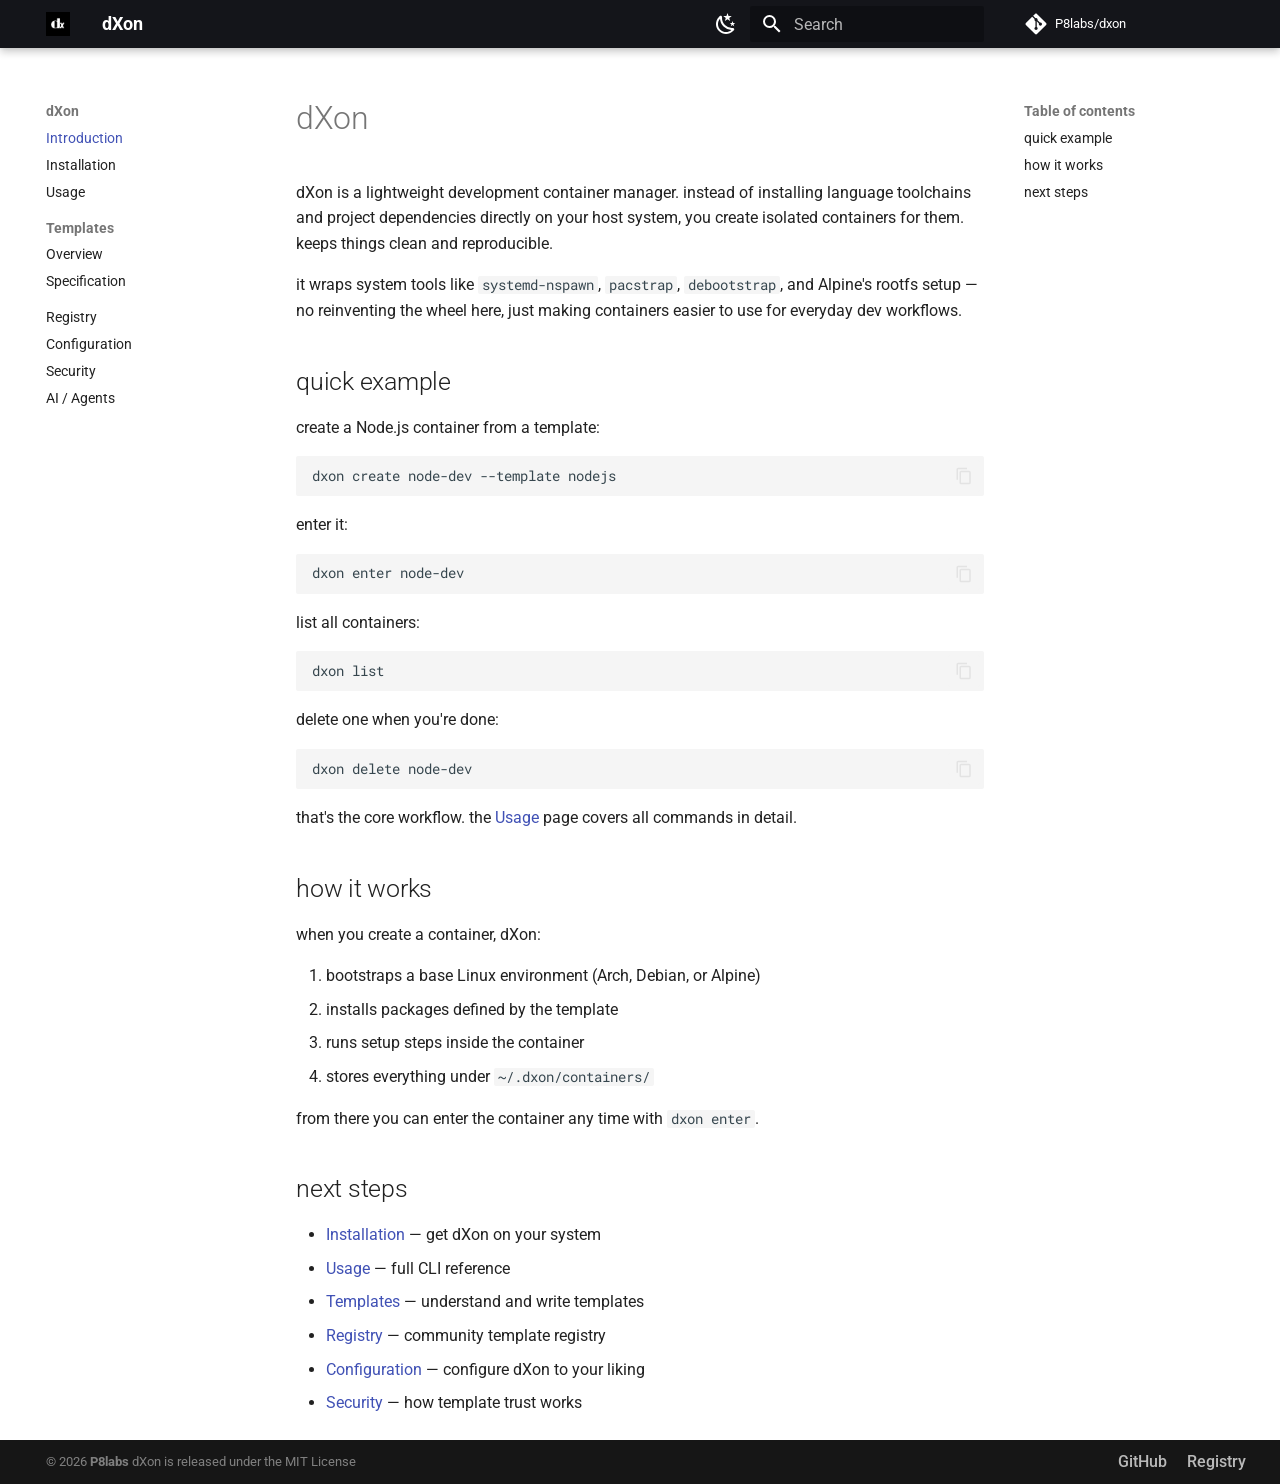
<file: index.html>
<!doctype html>
<html lang="en" class="no-js">
  <head>
    
      <meta charset="utf-8">
      <meta name="viewport" content="width=device-width,initial-scale=1">
      
        <meta name="description" content="dXon – lightweight development container manager">
      
      
      
        <link rel="canonical" href="https://dxon.p8labs.in/">
      
      
      
        <link rel="next" href="installation/">
      
      
        
      
      
      <link rel="icon" href="assets/images/dxon.png">
      <meta name="generator" content="mkdocs-1.6.0, mkdocs-material-9.7.6">
    
    
      
        <title>dXon</title>
      
    
    
      <link rel="stylesheet" href="assets/stylesheets/main.484c7ddc.min.css">
      
        
        <link rel="stylesheet" href="assets/stylesheets/palette.ab4e12ef.min.css">
      
      


    
    
      
    
    
      
        
        
        <link rel="preconnect" href="https://fonts.gstatic.com" crossorigin>
        <link rel="stylesheet" href="https://fonts.googleapis.com/css?family=Roboto:300,300i,400,400i,700,700i%7CRoboto+Mono:400,400i,700,700i&display=fallback">
        <style>:root{--md-text-font:"Roboto";--md-code-font:"Roboto Mono"}</style>
      
    
    
      <link rel="stylesheet" href="stylesheets/extra.css">
    
    <script>__md_scope=new URL(".",location),__md_hash=e=>[...e].reduce(((e,_)=>(e<<5)-e+_.charCodeAt(0)),0),__md_get=(e,_=localStorage,t=__md_scope)=>JSON.parse(_.getItem(t.pathname+"."+e)),__md_set=(e,_,t=localStorage,a=__md_scope)=>{try{t.setItem(a.pathname+"."+e,JSON.stringify(_))}catch(e){}}</script>
    
      

    
    
  </head>
  
  
    
    
      
    
    
    
    
    <body dir="ltr" data-md-color-scheme="default" data-md-color-primary="black" data-md-color-accent="indigo">
  
    
    <input class="md-toggle" data-md-toggle="drawer" type="checkbox" id="__drawer" autocomplete="off">
    <input class="md-toggle" data-md-toggle="search" type="checkbox" id="__search" autocomplete="off">
    <label class="md-overlay" for="__drawer"></label>
    <div data-md-component="skip">
      
        
        <a href="#dxon" class="md-skip">
          Skip to content
        </a>
      
    </div>
    <div data-md-component="announce">
      
    </div>
    
      <div data-md-color-scheme="default" data-md-component="outdated" hidden>
        
      </div>
    
    
      

  

<header class="md-header md-header--shadow" data-md-component="header">
  <nav class="md-header__inner md-grid" aria-label="Header">
    <a href="." title="dXon" class="md-header__button md-logo" aria-label="dXon" data-md-component="logo">
      
  <img src="assets/images/dxon_sqr.png" alt="logo">

    </a>
    <label class="md-header__button md-icon" for="__drawer">
      
      <svg xmlns="http://www.w3.org/2000/svg" viewBox="0 0 24 24"><path d="M3 6h18v2H3zm0 5h18v2H3zm0 5h18v2H3z"/></svg>
    </label>
    <div class="md-header__title" data-md-component="header-title">
      <div class="md-header__ellipsis">
        <div class="md-header__topic">
          <span class="md-ellipsis">
            dXon
          </span>
        </div>
        <div class="md-header__topic" data-md-component="header-topic">
          <span class="md-ellipsis">
            
              Introduction
            
          </span>
        </div>
      </div>
    </div>
    
      
        <form class="md-header__option" data-md-component="palette">
  
    
    
    
    <input class="md-option" data-md-color-media="" data-md-color-scheme="default" data-md-color-primary="black" data-md-color-accent="indigo"  aria-label="Switch to dark mode"  type="radio" name="__palette" id="__palette_0">
    
      <label class="md-header__button md-icon" title="Switch to dark mode" for="__palette_1" hidden>
        <svg xmlns="http://www.w3.org/2000/svg" viewBox="0 0 24 24"><path d="m17.75 4.09-2.53 1.94.91 3.06-2.63-1.81-2.63 1.81.91-3.06-2.53-1.94L12.44 4l1.06-3 1.06 3zm3.5 6.91-1.64 1.25.59 1.98-1.7-1.17-1.7 1.17.59-1.98L15.75 11l2.06-.05L18.5 9l.69 1.95zm-2.28 4.95c.83-.08 1.72 1.1 1.19 1.85-.32.45-.66.87-1.08 1.27C15.17 23 8.84 23 4.94 19.07c-3.91-3.9-3.91-10.24 0-14.14.4-.4.82-.76 1.27-1.08.75-.53 1.93.36 1.85 1.19-.27 2.86.69 5.83 2.89 8.02a9.96 9.96 0 0 0 8.02 2.89m-1.64 2.02a12.08 12.08 0 0 1-7.8-3.47c-2.17-2.19-3.33-5-3.49-7.82-2.81 3.14-2.7 7.96.31 10.98 3.02 3.01 7.84 3.12 10.98.31"/></svg>
      </label>
    
  
    
    
    
    <input class="md-option" data-md-color-media="" data-md-color-scheme="slate" data-md-color-primary="black" data-md-color-accent="indigo"  aria-label="Switch to light mode"  type="radio" name="__palette" id="__palette_1">
    
      <label class="md-header__button md-icon" title="Switch to light mode" for="__palette_0" hidden>
        <svg xmlns="http://www.w3.org/2000/svg" viewBox="0 0 24 24"><path d="M12 7a5 5 0 0 1 5 5 5 5 0 0 1-5 5 5 5 0 0 1-5-5 5 5 0 0 1 5-5m0 2a3 3 0 0 0-3 3 3 3 0 0 0 3 3 3 3 0 0 0 3-3 3 3 0 0 0-3-3m0-7 2.39 3.42C13.65 5.15 12.84 5 12 5s-1.65.15-2.39.42zM3.34 7l4.16-.35A7.2 7.2 0 0 0 5.94 8.5c-.44.74-.69 1.5-.83 2.29zm.02 10 1.76-3.77a7.131 7.131 0 0 0 2.38 4.14zM20.65 7l-1.77 3.79a7.02 7.02 0 0 0-2.38-4.15zm-.01 10-4.14.36c.59-.51 1.12-1.14 1.54-1.86.42-.73.69-1.5.83-2.29zM12 22l-2.41-3.44c.74.27 1.55.44 2.41.44.82 0 1.63-.17 2.37-.44z"/></svg>
      </label>
    
  
</form>
      
    
    
      <script>var palette=__md_get("__palette");if(palette&&palette.color){if("(prefers-color-scheme)"===palette.color.media){var media=matchMedia("(prefers-color-scheme: light)"),input=document.querySelector(media.matches?"[data-md-color-media='(prefers-color-scheme: light)']":"[data-md-color-media='(prefers-color-scheme: dark)']");palette.color.media=input.getAttribute("data-md-color-media"),palette.color.scheme=input.getAttribute("data-md-color-scheme"),palette.color.primary=input.getAttribute("data-md-color-primary"),palette.color.accent=input.getAttribute("data-md-color-accent")}for(var[key,value]of Object.entries(palette.color))document.body.setAttribute("data-md-color-"+key,value)}</script>
    
    
    
      
      
        <label class="md-header__button md-icon" for="__search">
          
          <svg xmlns="http://www.w3.org/2000/svg" viewBox="0 0 24 24"><path d="M9.5 3A6.5 6.5 0 0 1 16 9.5c0 1.61-.59 3.09-1.56 4.23l.27.27h.79l5 5-1.5 1.5-5-5v-.79l-.27-.27A6.52 6.52 0 0 1 9.5 16 6.5 6.5 0 0 1 3 9.5 6.5 6.5 0 0 1 9.5 3m0 2C7 5 5 7 5 9.5S7 14 9.5 14 14 12 14 9.5 12 5 9.5 5"/></svg>
        </label>
        <div class="md-search" data-md-component="search" role="dialog">
  <label class="md-search__overlay" for="__search"></label>
  <div class="md-search__inner" role="search">
    <form class="md-search__form" name="search">
      <input type="text" class="md-search__input" name="query" aria-label="Search" placeholder="Search" autocapitalize="off" autocorrect="off" autocomplete="off" spellcheck="false" data-md-component="search-query" required>
      <label class="md-search__icon md-icon" for="__search">
        
        <svg xmlns="http://www.w3.org/2000/svg" viewBox="0 0 24 24"><path d="M9.5 3A6.5 6.5 0 0 1 16 9.5c0 1.61-.59 3.09-1.56 4.23l.27.27h.79l5 5-1.5 1.5-5-5v-.79l-.27-.27A6.52 6.52 0 0 1 9.5 16 6.5 6.5 0 0 1 3 9.5 6.5 6.5 0 0 1 9.5 3m0 2C7 5 5 7 5 9.5S7 14 9.5 14 14 12 14 9.5 12 5 9.5 5"/></svg>
        
        <svg xmlns="http://www.w3.org/2000/svg" viewBox="0 0 24 24"><path d="M20 11v2H8l5.5 5.5-1.42 1.42L4.16 12l7.92-7.92L13.5 5.5 8 11z"/></svg>
      </label>
      <nav class="md-search__options" aria-label="Search">
        
          <a href="javascript:void(0)" class="md-search__icon md-icon" title="Share" aria-label="Share" data-clipboard data-clipboard-text="" data-md-component="search-share" tabindex="-1">
            
            <svg xmlns="http://www.w3.org/2000/svg" viewBox="0 0 24 24"><path d="M18 16.08c-.76 0-1.44.3-1.96.77L8.91 12.7c.05-.23.09-.46.09-.7s-.04-.47-.09-.7l7.05-4.11c.54.5 1.25.81 2.04.81a3 3 0 0 0 3-3 3 3 0 0 0-3-3 3 3 0 0 0-3 3c0 .24.04.47.09.7L8.04 9.81C7.5 9.31 6.79 9 6 9a3 3 0 0 0-3 3 3 3 0 0 0 3 3c.79 0 1.5-.31 2.04-.81l7.12 4.15c-.05.21-.08.43-.08.66 0 1.61 1.31 2.91 2.92 2.91s2.92-1.3 2.92-2.91A2.92 2.92 0 0 0 18 16.08"/></svg>
          </a>
        
        <button type="reset" class="md-search__icon md-icon" title="Clear" aria-label="Clear" tabindex="-1">
          
          <svg xmlns="http://www.w3.org/2000/svg" viewBox="0 0 24 24"><path d="M19 6.41 17.59 5 12 10.59 6.41 5 5 6.41 10.59 12 5 17.59 6.41 19 12 13.41 17.59 19 19 17.59 13.41 12z"/></svg>
        </button>
      </nav>
      
    </form>
    <div class="md-search__output">
      <div class="md-search__scrollwrap" tabindex="0" data-md-scrollfix>
        <div class="md-search-result" data-md-component="search-result">
          <div class="md-search-result__meta">
            Initializing search
          </div>
          <ol class="md-search-result__list" role="presentation"></ol>
        </div>
      </div>
    </div>
  </div>
</div>
      
    
    
      <div class="md-header__source">
        <a href="https://github.com/P8labs/dxon" title="Go to repository" class="md-source" data-md-component="source">
  <div class="md-source__icon md-icon">
    
    <svg xmlns="http://www.w3.org/2000/svg" viewBox="0 0 448 512"><!--! Font Awesome Free 7.1.0 by @fontawesome - https://fontawesome.com License - https://fontawesome.com/license/free (Icons: CC BY 4.0, Fonts: SIL OFL 1.1, Code: MIT License) Copyright 2025 Fonticons, Inc.--><path d="M439.6 236.1 244 40.5c-5.4-5.5-12.8-8.5-20.4-8.5s-15 3-20.4 8.4L162.5 81l51.5 51.5c27.1-9.1 52.7 16.8 43.4 43.7l49.7 49.7c34.2-11.8 61.2 31 35.5 56.7-26.5 26.5-70.2-2.9-56-37.3L240.3 199v121.9c25.3 12.5 22.3 41.8 9.1 55-6.4 6.4-15.2 10.1-24.3 10.1s-17.8-3.6-24.3-10.1c-17.6-17.6-11.1-46.9 11.2-56v-123c-20.8-8.5-24.6-30.7-18.6-45L142.6 101 8.5 235.1C3 240.6 0 247.9 0 255.5s3 15 8.5 20.4l195.6 195.7c5.4 5.4 12.7 8.4 20.4 8.4s15-3 20.4-8.4l194.7-194.7c5.4-5.4 8.4-12.8 8.4-20.4s-3-15-8.4-20.4"/></svg>
  </div>
  <div class="md-source__repository">
    P8labs/dxon
  </div>
</a>
      </div>
    
  </nav>
  
</header>
    
    <div class="md-container" data-md-component="container">
      
      
        
          
        
      
      <main class="md-main" data-md-component="main">
        <div class="md-main__inner md-grid">
          
            
              
              <div class="md-sidebar md-sidebar--primary" data-md-component="sidebar" data-md-type="navigation" >
                <div class="md-sidebar__scrollwrap">
                  <div class="md-sidebar__inner">
                    



<nav class="md-nav md-nav--primary" aria-label="Navigation" data-md-level="0">
  <label class="md-nav__title" for="__drawer">
    <a href="." title="dXon" class="md-nav__button md-logo" aria-label="dXon" data-md-component="logo">
      
  <img src="assets/images/dxon_sqr.png" alt="logo">

    </a>
    dXon
  </label>
  
    <div class="md-nav__source">
      <a href="https://github.com/P8labs/dxon" title="Go to repository" class="md-source" data-md-component="source">
  <div class="md-source__icon md-icon">
    
    <svg xmlns="http://www.w3.org/2000/svg" viewBox="0 0 448 512"><!--! Font Awesome Free 7.1.0 by @fontawesome - https://fontawesome.com License - https://fontawesome.com/license/free (Icons: CC BY 4.0, Fonts: SIL OFL 1.1, Code: MIT License) Copyright 2025 Fonticons, Inc.--><path d="M439.6 236.1 244 40.5c-5.4-5.5-12.8-8.5-20.4-8.5s-15 3-20.4 8.4L162.5 81l51.5 51.5c27.1-9.1 52.7 16.8 43.4 43.7l49.7 49.7c34.2-11.8 61.2 31 35.5 56.7-26.5 26.5-70.2-2.9-56-37.3L240.3 199v121.9c25.3 12.5 22.3 41.8 9.1 55-6.4 6.4-15.2 10.1-24.3 10.1s-17.8-3.6-24.3-10.1c-17.6-17.6-11.1-46.9 11.2-56v-123c-20.8-8.5-24.6-30.7-18.6-45L142.6 101 8.5 235.1C3 240.6 0 247.9 0 255.5s3 15 8.5 20.4l195.6 195.7c5.4 5.4 12.7 8.4 20.4 8.4s15-3 20.4-8.4l194.7-194.7c5.4-5.4 8.4-12.8 8.4-20.4s-3-15-8.4-20.4"/></svg>
  </div>
  <div class="md-source__repository">
    P8labs/dxon
  </div>
</a>
    </div>
  
  <ul class="md-nav__list" data-md-scrollfix>
    
      
      
  
  
    
  
  
  
    <li class="md-nav__item md-nav__item--active">
      
      <input class="md-nav__toggle md-toggle" type="checkbox" id="__toc">
      
      
        
      
      
        <label class="md-nav__link md-nav__link--active" for="__toc">
          
  
  
  <span class="md-ellipsis">
    
  
    Introduction
  

    
  </span>
  
  

          <span class="md-nav__icon md-icon"></span>
        </label>
      
      <a href="." class="md-nav__link md-nav__link--active">
        
  
  
  <span class="md-ellipsis">
    
  
    Introduction
  

    
  </span>
  
  

      </a>
      
        

<nav class="md-nav md-nav--secondary" aria-label="Table of contents">
  
  
  
    
  
  
    <label class="md-nav__title" for="__toc">
      <span class="md-nav__icon md-icon"></span>
      Table of contents
    </label>
    <ul class="md-nav__list" data-md-component="toc" data-md-scrollfix>
      
        <li class="md-nav__item">
  <a href="#quick-example" class="md-nav__link">
    <span class="md-ellipsis">
      
        quick example
      
    </span>
  </a>
  
</li>
      
        <li class="md-nav__item">
  <a href="#how-it-works" class="md-nav__link">
    <span class="md-ellipsis">
      
        how it works
      
    </span>
  </a>
  
</li>
      
        <li class="md-nav__item">
  <a href="#next-steps" class="md-nav__link">
    <span class="md-ellipsis">
      
        next steps
      
    </span>
  </a>
  
</li>
      
    </ul>
  
</nav>
      
    </li>
  

    
      
      
  
  
  
  
    <li class="md-nav__item">
      <a href="installation/" class="md-nav__link">
        
  
  
  <span class="md-ellipsis">
    
  
    Installation
  

    
  </span>
  
  

      </a>
    </li>
  

    
      
      
  
  
  
  
    <li class="md-nav__item">
      <a href="usage/" class="md-nav__link">
        
  
  
  <span class="md-ellipsis">
    
  
    Usage
  

    
  </span>
  
  

      </a>
    </li>
  

    
      
      
  
  
  
  
    
    
    
    
      
        
        
      
    
    
    <li class="md-nav__item md-nav__item--section md-nav__item--nested">
      
        
        
        <input class="md-nav__toggle md-toggle " type="checkbox" id="__nav_4" >
        
          
          <label class="md-nav__link" for="__nav_4" id="__nav_4_label" tabindex="">
            
  
  
  <span class="md-ellipsis">
    
  
    Templates
  

    
  </span>
  
  

            <span class="md-nav__icon md-icon"></span>
          </label>
        
        <nav class="md-nav" data-md-level="1" aria-labelledby="__nav_4_label" aria-expanded="false">
          <label class="md-nav__title" for="__nav_4">
            <span class="md-nav__icon md-icon"></span>
            
  
    Templates
  

          </label>
          <ul class="md-nav__list" data-md-scrollfix>
            
              
                
  
  
  
  
    <li class="md-nav__item">
      <a href="templates/" class="md-nav__link">
        
  
  
  <span class="md-ellipsis">
    
  
    Overview
  

    
  </span>
  
  

      </a>
    </li>
  

              
            
              
                
  
  
  
  
    <li class="md-nav__item">
      <a href="template-spec/" class="md-nav__link">
        
  
  
  <span class="md-ellipsis">
    
  
    Specification
  

    
  </span>
  
  

      </a>
    </li>
  

              
            
          </ul>
        </nav>
      
    </li>
  

    
      
      
  
  
  
  
    <li class="md-nav__item">
      <a href="registry/" class="md-nav__link">
        
  
  
  <span class="md-ellipsis">
    
  
    Registry
  

    
  </span>
  
  

      </a>
    </li>
  

    
      
      
  
  
  
  
    <li class="md-nav__item">
      <a href="configuration/" class="md-nav__link">
        
  
  
  <span class="md-ellipsis">
    
  
    Configuration
  

    
  </span>
  
  

      </a>
    </li>
  

    
      
      
  
  
  
  
    <li class="md-nav__item">
      <a href="security/" class="md-nav__link">
        
  
  
  <span class="md-ellipsis">
    
  
    Security
  

    
  </span>
  
  

      </a>
    </li>
  

    
      
      
  
  
  
  
    <li class="md-nav__item">
      <a href="ai/" class="md-nav__link">
        
  
  
  <span class="md-ellipsis">
    
  
    AI / Agents
  

    
  </span>
  
  

      </a>
    </li>
  

    
  </ul>
</nav>
                  </div>
                </div>
              </div>
            
            
              
              <div class="md-sidebar md-sidebar--secondary" data-md-component="sidebar" data-md-type="toc" >
                <div class="md-sidebar__scrollwrap">
                  <div class="md-sidebar__inner">
                    

<nav class="md-nav md-nav--secondary" aria-label="Table of contents">
  
  
  
    
  
  
    <label class="md-nav__title" for="__toc">
      <span class="md-nav__icon md-icon"></span>
      Table of contents
    </label>
    <ul class="md-nav__list" data-md-component="toc" data-md-scrollfix>
      
        <li class="md-nav__item">
  <a href="#quick-example" class="md-nav__link">
    <span class="md-ellipsis">
      
        quick example
      
    </span>
  </a>
  
</li>
      
        <li class="md-nav__item">
  <a href="#how-it-works" class="md-nav__link">
    <span class="md-ellipsis">
      
        how it works
      
    </span>
  </a>
  
</li>
      
        <li class="md-nav__item">
  <a href="#next-steps" class="md-nav__link">
    <span class="md-ellipsis">
      
        next steps
      
    </span>
  </a>
  
</li>
      
    </ul>
  
</nav>
                  </div>
                </div>
              </div>
            
          
          
            <div class="md-content" data-md-component="content">
              
              <article class="md-content__inner md-typeset">
                
                  


  
  


<h1 id="dxon">dXon<a class="headerlink" href="#dxon" title="Permanent link">&para;</a></h1>
<p>dXon is a lightweight development container manager. instead of installing language toolchains and project dependencies directly on your host system, you create isolated containers for them. keeps things clean and reproducible.</p>
<p>it wraps system tools like <code>systemd-nspawn</code>, <code>pacstrap</code>, <code>debootstrap</code>, and Alpine's rootfs setup — no reinventing the wheel here, just making containers easier to use for everyday dev workflows.</p>
<h2 id="quick-example">quick example<a class="headerlink" href="#quick-example" title="Permanent link">&para;</a></h2>
<p>create a Node.js container from a template:</p>
<div class="highlight"><pre><span></span><code><a id="__codelineno-0-1" name="__codelineno-0-1" href="#__codelineno-0-1"></a>dxon<span class="w"> </span>create<span class="w"> </span>node-dev<span class="w"> </span>--template<span class="w"> </span>nodejs
</code></pre></div>
<p>enter it:</p>
<div class="highlight"><pre><span></span><code><a id="__codelineno-1-1" name="__codelineno-1-1" href="#__codelineno-1-1"></a>dxon<span class="w"> </span>enter<span class="w"> </span>node-dev
</code></pre></div>
<p>list all containers:</p>
<div class="highlight"><pre><span></span><code><a id="__codelineno-2-1" name="__codelineno-2-1" href="#__codelineno-2-1"></a>dxon<span class="w"> </span>list
</code></pre></div>
<p>delete one when you're done:</p>
<div class="highlight"><pre><span></span><code><a id="__codelineno-3-1" name="__codelineno-3-1" href="#__codelineno-3-1"></a>dxon<span class="w"> </span>delete<span class="w"> </span>node-dev
</code></pre></div>
<p>that's the core workflow. the <a href="usage/">Usage</a> page covers all commands in detail.</p>
<h2 id="how-it-works">how it works<a class="headerlink" href="#how-it-works" title="Permanent link">&para;</a></h2>
<p>when you create a container, dXon:</p>
<ol>
<li>bootstraps a base Linux environment (Arch, Debian, or Alpine)</li>
<li>installs packages defined by the template</li>
<li>runs setup steps inside the container</li>
<li>stores everything under <code>~/.dxon/containers/</code></li>
</ol>
<p>from there you can enter the container any time with <code>dxon enter</code>.</p>
<h2 id="next-steps">next steps<a class="headerlink" href="#next-steps" title="Permanent link">&para;</a></h2>
<ul>
<li><a href="installation/">Installation</a> — get dXon on your system</li>
<li><a href="usage/">Usage</a> — full CLI reference</li>
<li><a href="templates/">Templates</a> — understand and write templates</li>
<li><a href="registry/">Registry</a> — community template registry</li>
<li><a href="configuration/">Configuration</a> — configure dXon to your liking</li>
<li><a href="security/">Security</a> — how template trust works</li>
</ul>












                
              </article>
            </div>
          
          
<script>var target=document.getElementById(location.hash.slice(1));target&&target.name&&(target.checked=target.name.startsWith("__tabbed_"))</script>
        </div>
        
          <button type="button" class="md-top md-icon" data-md-component="top" hidden>
  
  <svg xmlns="http://www.w3.org/2000/svg" viewBox="0 0 24 24"><path d="M13 20h-2V8l-5.5 5.5-1.42-1.42L12 4.16l7.92 7.92-1.42 1.42L13 8z"/></svg>
  Back to top
</button>
        
      </main>
      
        
<footer class="md-footer">

    <div class="md-footer-meta md-typeset">
        <div class="md-footer-meta__inner md-grid">

            <div class="md-copyright">
                <span>
                    © 2026 <strong>P8labs</strong>
                </span>
                <span>
                    dXon is released under the MIT License
                </span>
            </div>

            <div class="footer-right">
                <a href="https://github.com/P8labs/dxon" target="_blank">
                    GitHub
                </a>
                <a href="https://github.com/P8labs/dxon-registry" target="_blank">
                    Registry
                </a>
            </div>

        </div>
    </div>

</footer>

      
    </div>
    <div class="md-dialog" data-md-component="dialog">
      <div class="md-dialog__inner md-typeset"></div>
    </div>
    
    
    
      
      
      <script id="__config" type="application/json">{"annotate": null, "base": ".", "features": ["navigation.sections", "navigation.top", "navigation.footer", "navigation.instant", "navigation.tracking", "search.highlight", "search.share", "content.code.copy", "content.code.annotate"], "search": "assets/javascripts/workers/search.2c215733.min.js", "tags": null, "translations": {"clipboard.copied": "Copied to clipboard", "clipboard.copy": "Copy to clipboard", "search.result.more.one": "1 more on this page", "search.result.more.other": "# more on this page", "search.result.none": "No matching documents", "search.result.one": "1 matching document", "search.result.other": "# matching documents", "search.result.placeholder": "Type to start searching", "search.result.term.missing": "Missing", "select.version": "Select version"}, "version": 1.0}</script>
    
    
      <script src="assets/javascripts/bundle.79ae519e.min.js"></script>
      
    
  </body>
</html>
</file>
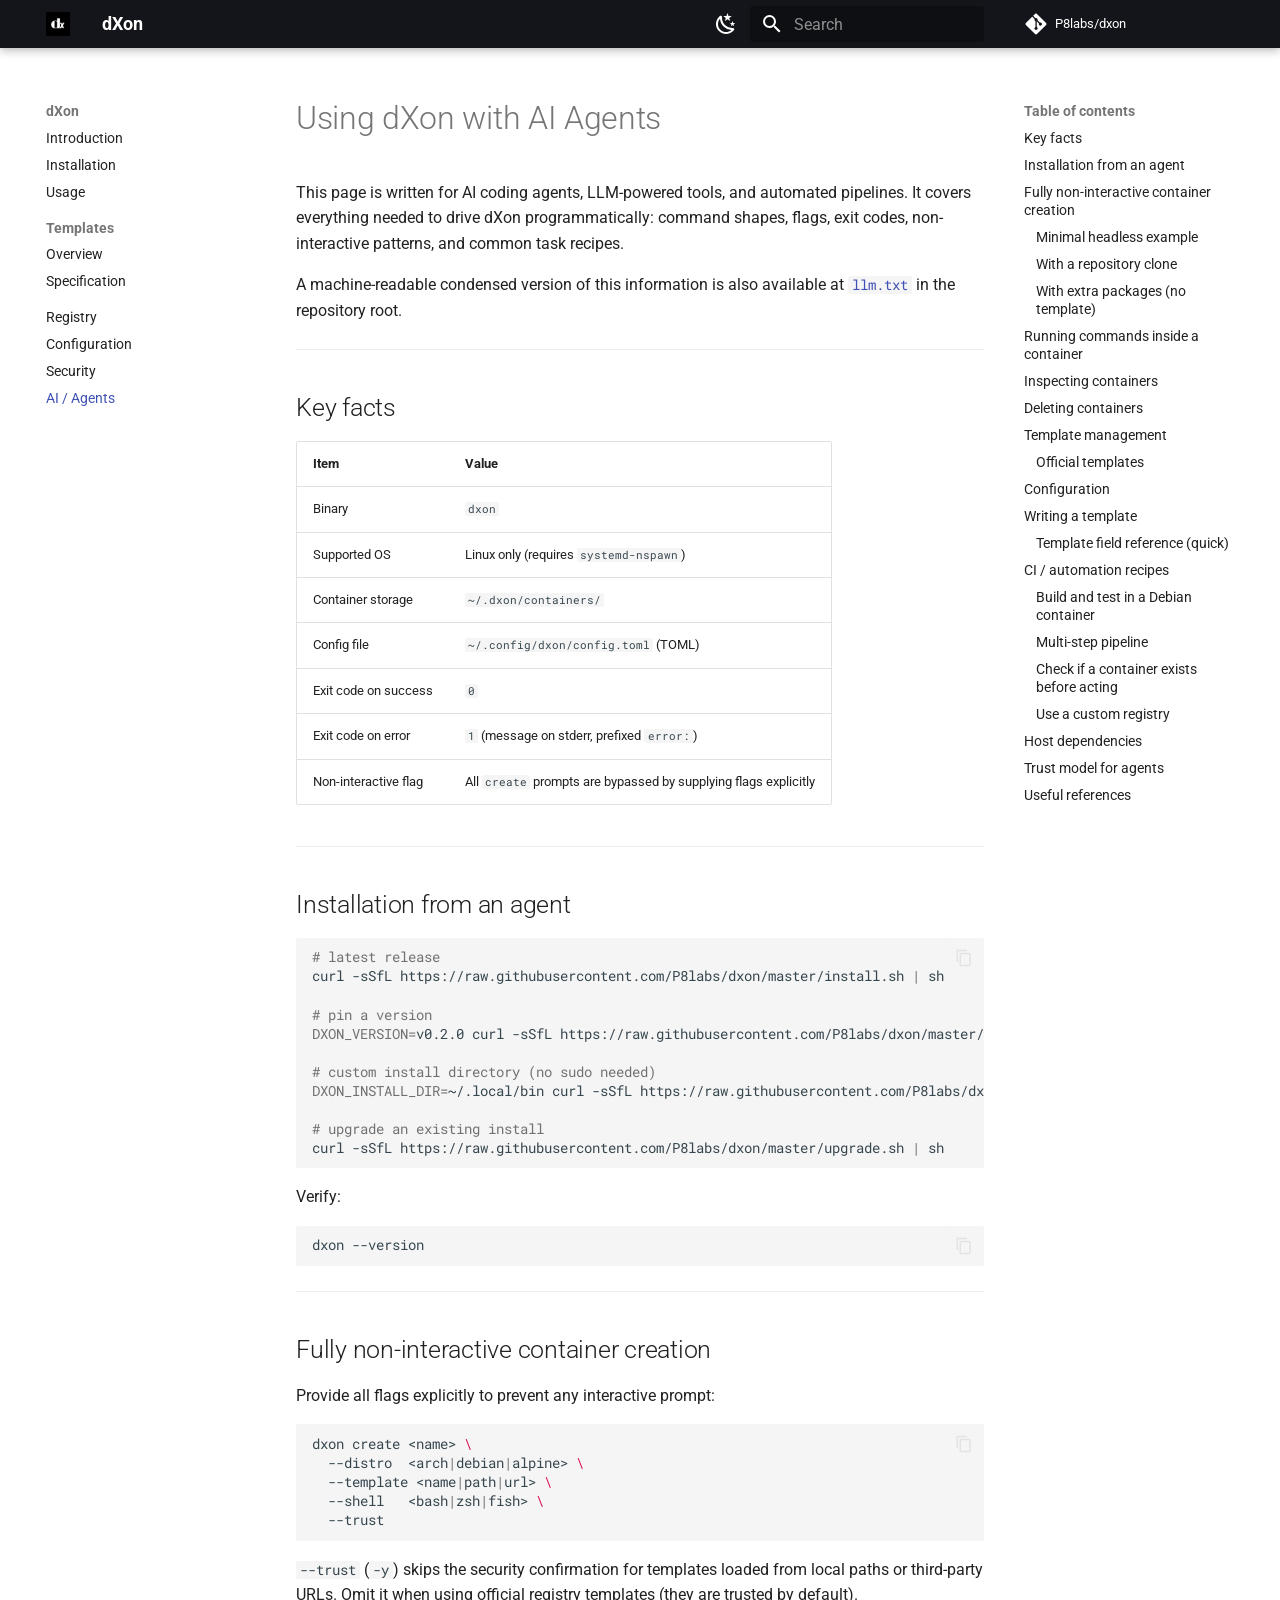
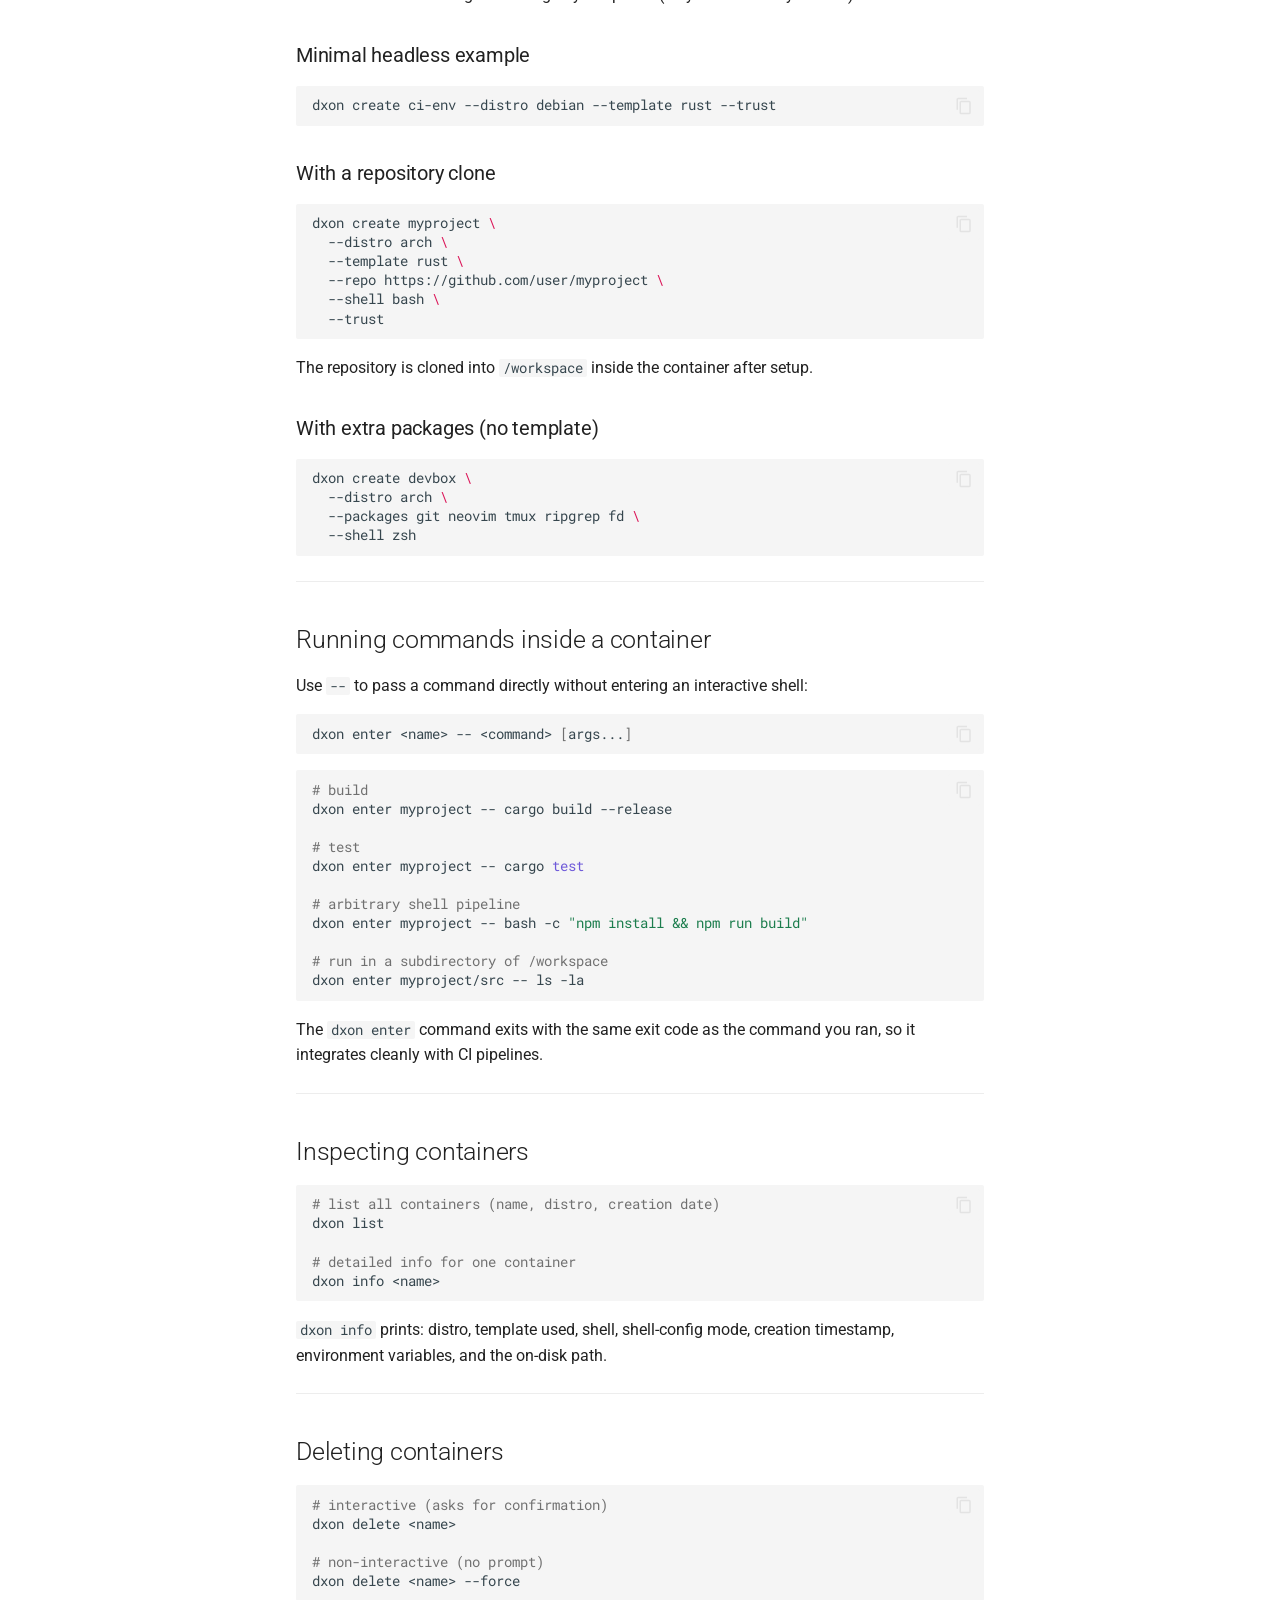
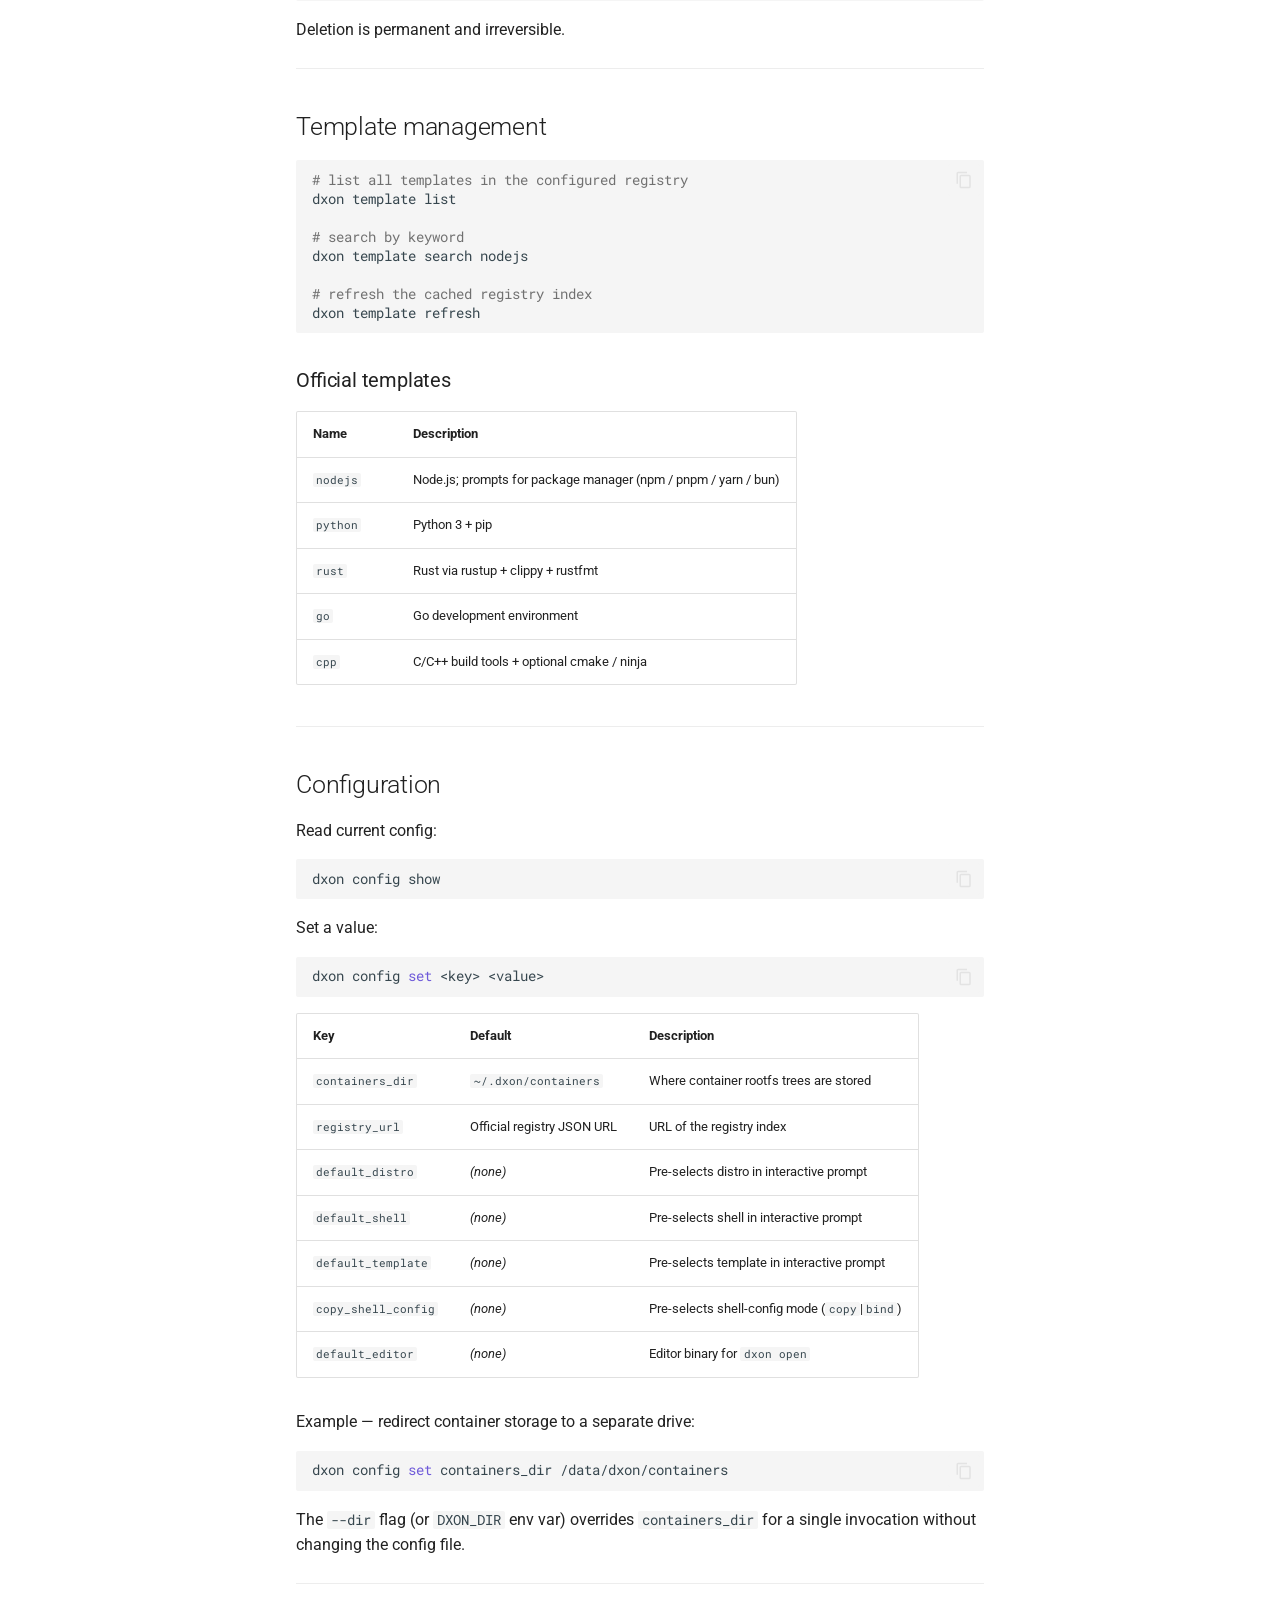
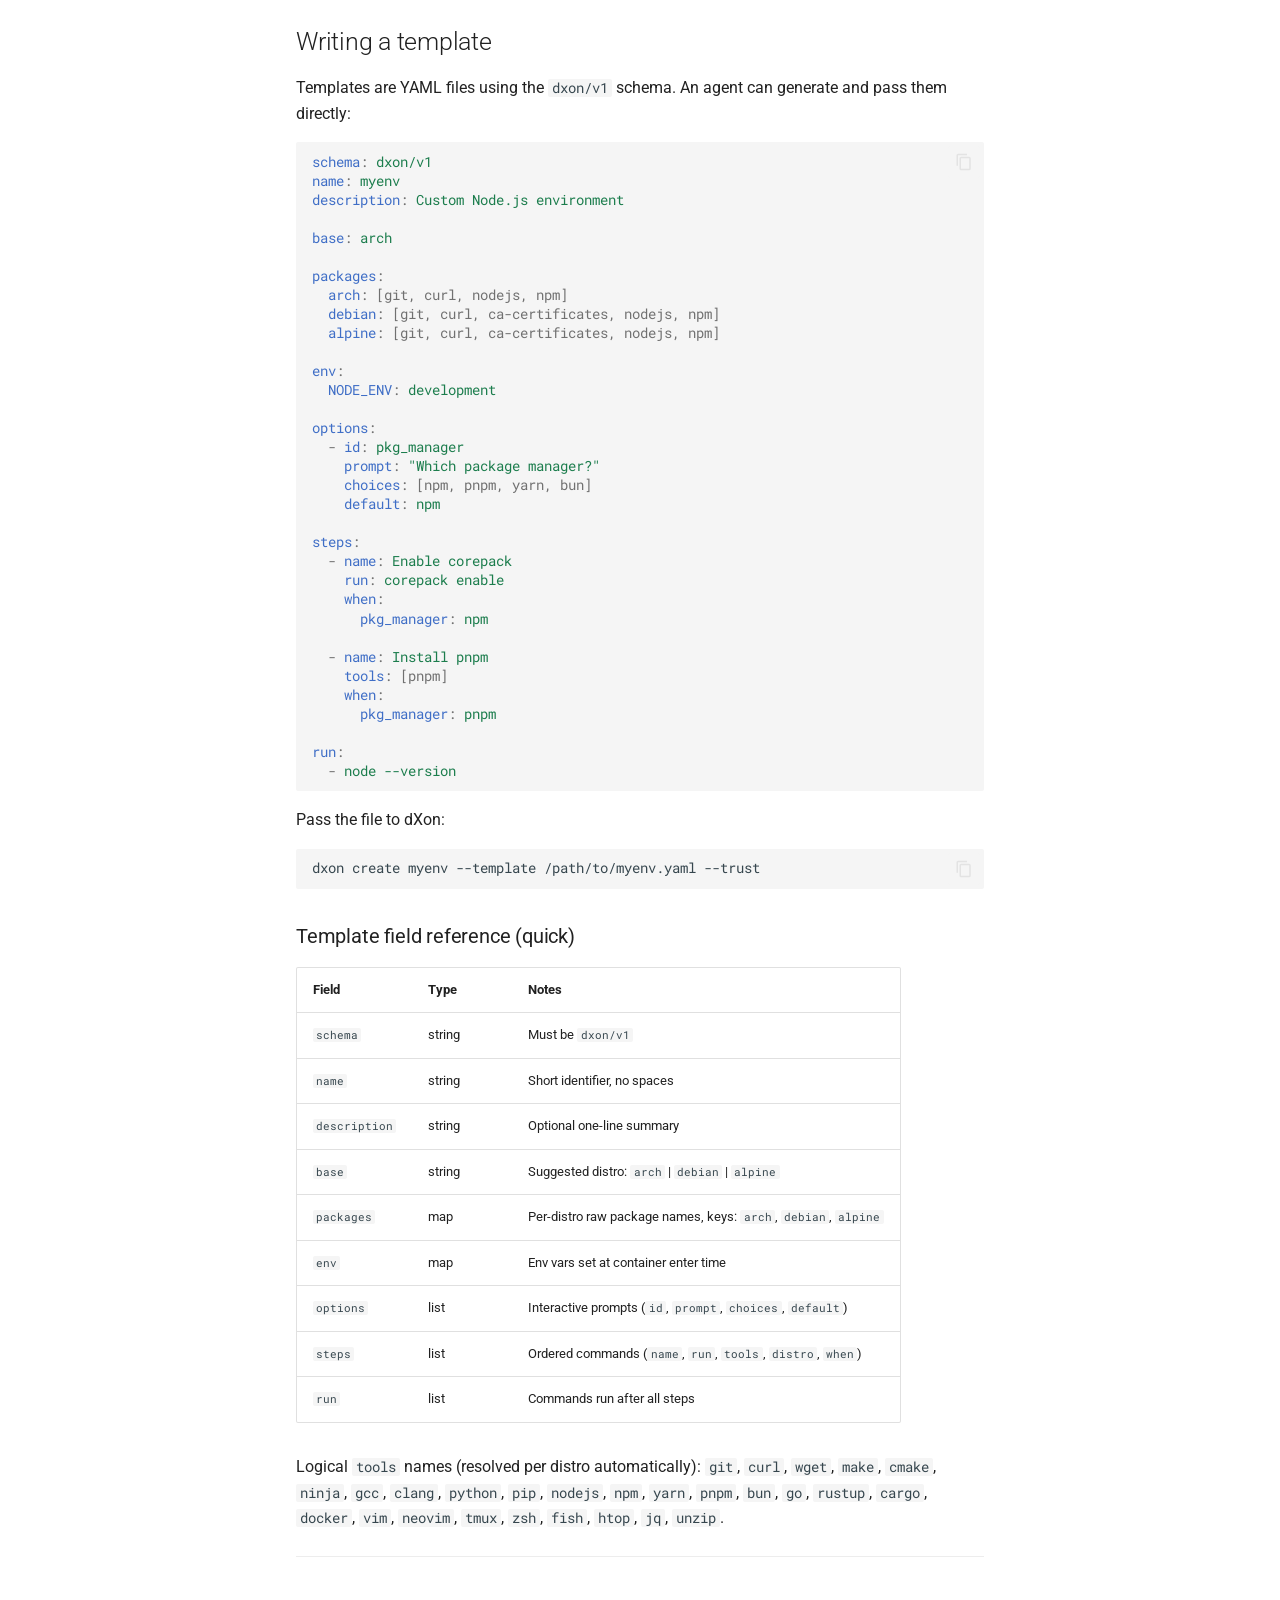
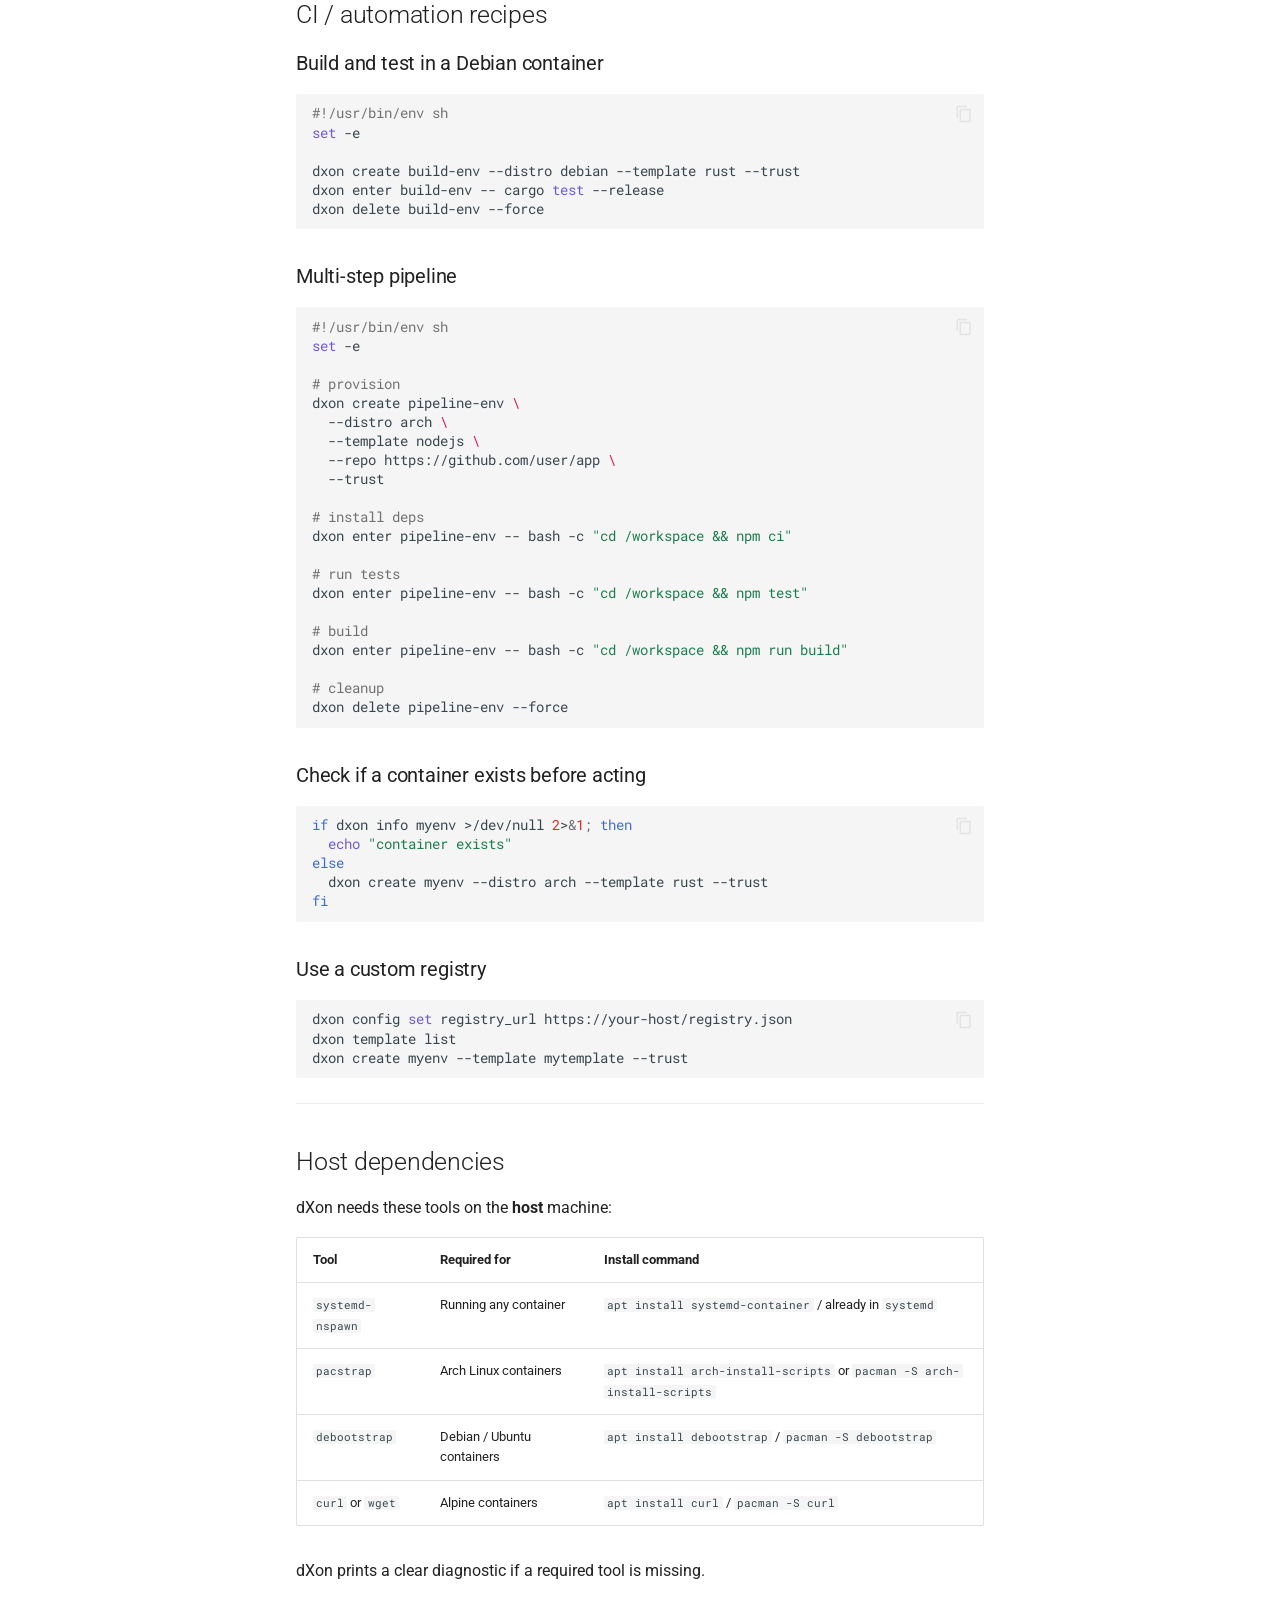
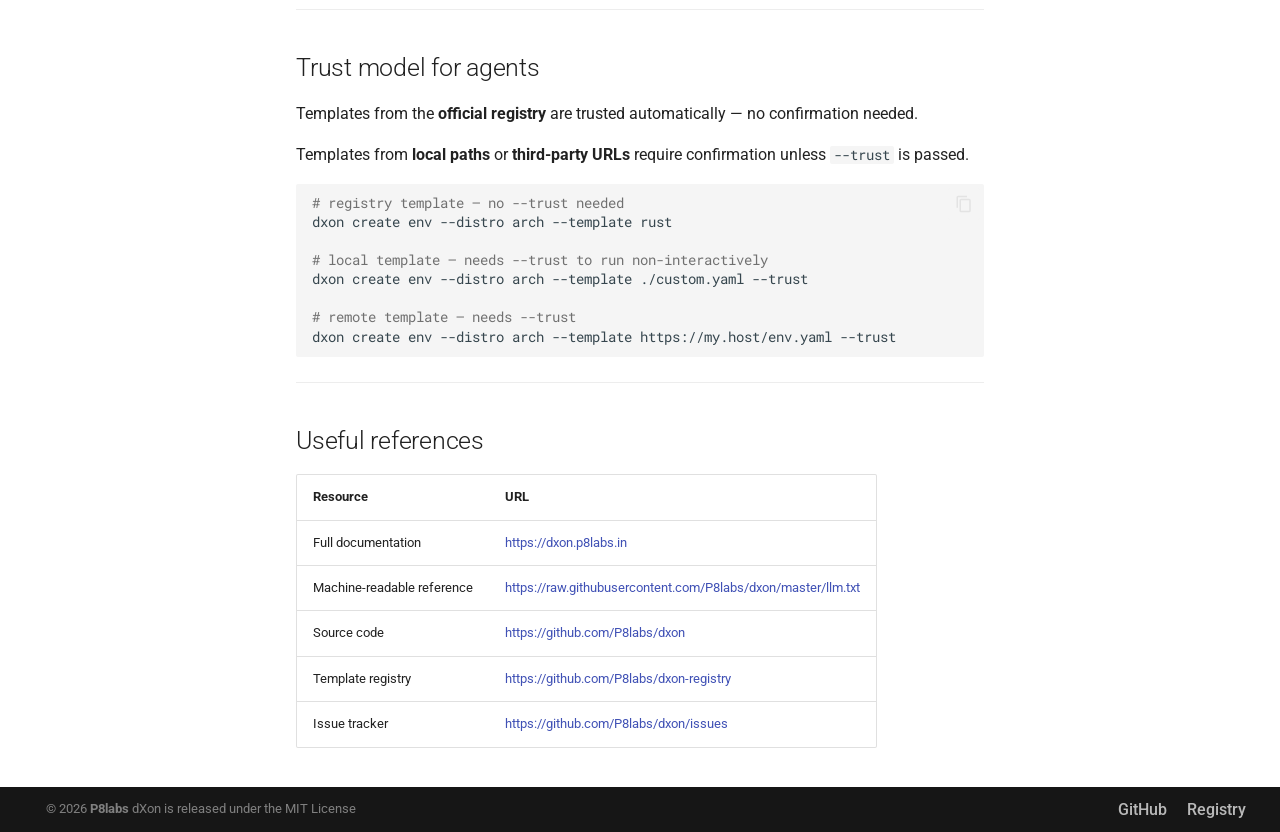
<file: ai/index.html>
<!doctype html>
<html lang="en" class="no-js">
  <head>
    
      <meta charset="utf-8">
      <meta name="viewport" content="width=device-width,initial-scale=1">
      
        <meta name="description" content="dXon – lightweight development container manager">
      
      
      
        <link rel="canonical" href="https://dxon.p8labs.in/ai/">
      
      
        <link rel="prev" href="../security/">
      
      
      
        
      
      
      <link rel="icon" href="../assets/images/dxon.png">
      <meta name="generator" content="mkdocs-1.6.0, mkdocs-material-9.7.6">
    
    
      
        <title>AI / Agents - dXon</title>
      
    
    
      <link rel="stylesheet" href="../assets/stylesheets/main.484c7ddc.min.css">
      
        
        <link rel="stylesheet" href="../assets/stylesheets/palette.ab4e12ef.min.css">
      
      


    
    
      
    
    
      
        
        
        <link rel="preconnect" href="https://fonts.gstatic.com" crossorigin>
        <link rel="stylesheet" href="https://fonts.googleapis.com/css?family=Roboto:300,300i,400,400i,700,700i%7CRoboto+Mono:400,400i,700,700i&display=fallback">
        <style>:root{--md-text-font:"Roboto";--md-code-font:"Roboto Mono"}</style>
      
    
    
      <link rel="stylesheet" href="../stylesheets/extra.css">
    
    <script>__md_scope=new URL("..",location),__md_hash=e=>[...e].reduce(((e,_)=>(e<<5)-e+_.charCodeAt(0)),0),__md_get=(e,_=localStorage,t=__md_scope)=>JSON.parse(_.getItem(t.pathname+"."+e)),__md_set=(e,_,t=localStorage,a=__md_scope)=>{try{t.setItem(a.pathname+"."+e,JSON.stringify(_))}catch(e){}}</script>
    
      

    
    
  </head>
  
  
    
    
      
    
    
    
    
    <body dir="ltr" data-md-color-scheme="default" data-md-color-primary="black" data-md-color-accent="indigo">
  
    
    <input class="md-toggle" data-md-toggle="drawer" type="checkbox" id="__drawer" autocomplete="off">
    <input class="md-toggle" data-md-toggle="search" type="checkbox" id="__search" autocomplete="off">
    <label class="md-overlay" for="__drawer"></label>
    <div data-md-component="skip">
      
        
        <a href="#using-dxon-with-ai-agents" class="md-skip">
          Skip to content
        </a>
      
    </div>
    <div data-md-component="announce">
      
    </div>
    
      <div data-md-color-scheme="default" data-md-component="outdated" hidden>
        
      </div>
    
    
      

  

<header class="md-header md-header--shadow" data-md-component="header">
  <nav class="md-header__inner md-grid" aria-label="Header">
    <a href=".." title="dXon" class="md-header__button md-logo" aria-label="dXon" data-md-component="logo">
      
  <img src="../assets/images/dxon_sqr.png" alt="logo">

    </a>
    <label class="md-header__button md-icon" for="__drawer">
      
      <svg xmlns="http://www.w3.org/2000/svg" viewBox="0 0 24 24"><path d="M3 6h18v2H3zm0 5h18v2H3zm0 5h18v2H3z"/></svg>
    </label>
    <div class="md-header__title" data-md-component="header-title">
      <div class="md-header__ellipsis">
        <div class="md-header__topic">
          <span class="md-ellipsis">
            dXon
          </span>
        </div>
        <div class="md-header__topic" data-md-component="header-topic">
          <span class="md-ellipsis">
            
              AI / Agents
            
          </span>
        </div>
      </div>
    </div>
    
      
        <form class="md-header__option" data-md-component="palette">
  
    
    
    
    <input class="md-option" data-md-color-media="" data-md-color-scheme="default" data-md-color-primary="black" data-md-color-accent="indigo"  aria-label="Switch to dark mode"  type="radio" name="__palette" id="__palette_0">
    
      <label class="md-header__button md-icon" title="Switch to dark mode" for="__palette_1" hidden>
        <svg xmlns="http://www.w3.org/2000/svg" viewBox="0 0 24 24"><path d="m17.75 4.09-2.53 1.94.91 3.06-2.63-1.81-2.63 1.81.91-3.06-2.53-1.94L12.44 4l1.06-3 1.06 3zm3.5 6.91-1.64 1.25.59 1.98-1.7-1.17-1.7 1.17.59-1.98L15.75 11l2.06-.05L18.5 9l.69 1.95zm-2.28 4.95c.83-.08 1.72 1.1 1.19 1.85-.32.45-.66.87-1.08 1.27C15.17 23 8.84 23 4.94 19.07c-3.91-3.9-3.91-10.24 0-14.14.4-.4.82-.76 1.27-1.08.75-.53 1.93.36 1.85 1.19-.27 2.86.69 5.83 2.89 8.02a9.96 9.96 0 0 0 8.02 2.89m-1.64 2.02a12.08 12.08 0 0 1-7.8-3.47c-2.17-2.19-3.33-5-3.49-7.82-2.81 3.14-2.7 7.96.31 10.98 3.02 3.01 7.84 3.12 10.98.31"/></svg>
      </label>
    
  
    
    
    
    <input class="md-option" data-md-color-media="" data-md-color-scheme="slate" data-md-color-primary="black" data-md-color-accent="indigo"  aria-label="Switch to light mode"  type="radio" name="__palette" id="__palette_1">
    
      <label class="md-header__button md-icon" title="Switch to light mode" for="__palette_0" hidden>
        <svg xmlns="http://www.w3.org/2000/svg" viewBox="0 0 24 24"><path d="M12 7a5 5 0 0 1 5 5 5 5 0 0 1-5 5 5 5 0 0 1-5-5 5 5 0 0 1 5-5m0 2a3 3 0 0 0-3 3 3 3 0 0 0 3 3 3 3 0 0 0 3-3 3 3 0 0 0-3-3m0-7 2.39 3.42C13.65 5.15 12.84 5 12 5s-1.65.15-2.39.42zM3.34 7l4.16-.35A7.2 7.2 0 0 0 5.94 8.5c-.44.74-.69 1.5-.83 2.29zm.02 10 1.76-3.77a7.131 7.131 0 0 0 2.38 4.14zM20.65 7l-1.77 3.79a7.02 7.02 0 0 0-2.38-4.15zm-.01 10-4.14.36c.59-.51 1.12-1.14 1.54-1.86.42-.73.69-1.5.83-2.29zM12 22l-2.41-3.44c.74.27 1.55.44 2.41.44.82 0 1.63-.17 2.37-.44z"/></svg>
      </label>
    
  
</form>
      
    
    
      <script>var palette=__md_get("__palette");if(palette&&palette.color){if("(prefers-color-scheme)"===palette.color.media){var media=matchMedia("(prefers-color-scheme: light)"),input=document.querySelector(media.matches?"[data-md-color-media='(prefers-color-scheme: light)']":"[data-md-color-media='(prefers-color-scheme: dark)']");palette.color.media=input.getAttribute("data-md-color-media"),palette.color.scheme=input.getAttribute("data-md-color-scheme"),palette.color.primary=input.getAttribute("data-md-color-primary"),palette.color.accent=input.getAttribute("data-md-color-accent")}for(var[key,value]of Object.entries(palette.color))document.body.setAttribute("data-md-color-"+key,value)}</script>
    
    
    
      
      
        <label class="md-header__button md-icon" for="__search">
          
          <svg xmlns="http://www.w3.org/2000/svg" viewBox="0 0 24 24"><path d="M9.5 3A6.5 6.5 0 0 1 16 9.5c0 1.61-.59 3.09-1.56 4.23l.27.27h.79l5 5-1.5 1.5-5-5v-.79l-.27-.27A6.52 6.52 0 0 1 9.5 16 6.5 6.5 0 0 1 3 9.5 6.5 6.5 0 0 1 9.5 3m0 2C7 5 5 7 5 9.5S7 14 9.5 14 14 12 14 9.5 12 5 9.5 5"/></svg>
        </label>
        <div class="md-search" data-md-component="search" role="dialog">
  <label class="md-search__overlay" for="__search"></label>
  <div class="md-search__inner" role="search">
    <form class="md-search__form" name="search">
      <input type="text" class="md-search__input" name="query" aria-label="Search" placeholder="Search" autocapitalize="off" autocorrect="off" autocomplete="off" spellcheck="false" data-md-component="search-query" required>
      <label class="md-search__icon md-icon" for="__search">
        
        <svg xmlns="http://www.w3.org/2000/svg" viewBox="0 0 24 24"><path d="M9.5 3A6.5 6.5 0 0 1 16 9.5c0 1.61-.59 3.09-1.56 4.23l.27.27h.79l5 5-1.5 1.5-5-5v-.79l-.27-.27A6.52 6.52 0 0 1 9.5 16 6.5 6.5 0 0 1 3 9.5 6.5 6.5 0 0 1 9.5 3m0 2C7 5 5 7 5 9.5S7 14 9.5 14 14 12 14 9.5 12 5 9.5 5"/></svg>
        
        <svg xmlns="http://www.w3.org/2000/svg" viewBox="0 0 24 24"><path d="M20 11v2H8l5.5 5.5-1.42 1.42L4.16 12l7.92-7.92L13.5 5.5 8 11z"/></svg>
      </label>
      <nav class="md-search__options" aria-label="Search">
        
          <a href="javascript:void(0)" class="md-search__icon md-icon" title="Share" aria-label="Share" data-clipboard data-clipboard-text="" data-md-component="search-share" tabindex="-1">
            
            <svg xmlns="http://www.w3.org/2000/svg" viewBox="0 0 24 24"><path d="M18 16.08c-.76 0-1.44.3-1.96.77L8.91 12.7c.05-.23.09-.46.09-.7s-.04-.47-.09-.7l7.05-4.11c.54.5 1.25.81 2.04.81a3 3 0 0 0 3-3 3 3 0 0 0-3-3 3 3 0 0 0-3 3c0 .24.04.47.09.7L8.04 9.81C7.5 9.31 6.79 9 6 9a3 3 0 0 0-3 3 3 3 0 0 0 3 3c.79 0 1.5-.31 2.04-.81l7.12 4.15c-.05.21-.08.43-.08.66 0 1.61 1.31 2.91 2.92 2.91s2.92-1.3 2.92-2.91A2.92 2.92 0 0 0 18 16.08"/></svg>
          </a>
        
        <button type="reset" class="md-search__icon md-icon" title="Clear" aria-label="Clear" tabindex="-1">
          
          <svg xmlns="http://www.w3.org/2000/svg" viewBox="0 0 24 24"><path d="M19 6.41 17.59 5 12 10.59 6.41 5 5 6.41 10.59 12 5 17.59 6.41 19 12 13.41 17.59 19 19 17.59 13.41 12z"/></svg>
        </button>
      </nav>
      
    </form>
    <div class="md-search__output">
      <div class="md-search__scrollwrap" tabindex="0" data-md-scrollfix>
        <div class="md-search-result" data-md-component="search-result">
          <div class="md-search-result__meta">
            Initializing search
          </div>
          <ol class="md-search-result__list" role="presentation"></ol>
        </div>
      </div>
    </div>
  </div>
</div>
      
    
    
      <div class="md-header__source">
        <a href="https://github.com/P8labs/dxon" title="Go to repository" class="md-source" data-md-component="source">
  <div class="md-source__icon md-icon">
    
    <svg xmlns="http://www.w3.org/2000/svg" viewBox="0 0 448 512"><!--! Font Awesome Free 7.1.0 by @fontawesome - https://fontawesome.com License - https://fontawesome.com/license/free (Icons: CC BY 4.0, Fonts: SIL OFL 1.1, Code: MIT License) Copyright 2025 Fonticons, Inc.--><path d="M439.6 236.1 244 40.5c-5.4-5.5-12.8-8.5-20.4-8.5s-15 3-20.4 8.4L162.5 81l51.5 51.5c27.1-9.1 52.7 16.8 43.4 43.7l49.7 49.7c34.2-11.8 61.2 31 35.5 56.7-26.5 26.5-70.2-2.9-56-37.3L240.3 199v121.9c25.3 12.5 22.3 41.8 9.1 55-6.4 6.4-15.2 10.1-24.3 10.1s-17.8-3.6-24.3-10.1c-17.6-17.6-11.1-46.9 11.2-56v-123c-20.8-8.5-24.6-30.7-18.6-45L142.6 101 8.5 235.1C3 240.6 0 247.9 0 255.5s3 15 8.5 20.4l195.6 195.7c5.4 5.4 12.7 8.4 20.4 8.4s15-3 20.4-8.4l194.7-194.7c5.4-5.4 8.4-12.8 8.4-20.4s-3-15-8.4-20.4"/></svg>
  </div>
  <div class="md-source__repository">
    P8labs/dxon
  </div>
</a>
      </div>
    
  </nav>
  
</header>
    
    <div class="md-container" data-md-component="container">
      
      
        
          
        
      
      <main class="md-main" data-md-component="main">
        <div class="md-main__inner md-grid">
          
            
              
              <div class="md-sidebar md-sidebar--primary" data-md-component="sidebar" data-md-type="navigation" >
                <div class="md-sidebar__scrollwrap">
                  <div class="md-sidebar__inner">
                    



<nav class="md-nav md-nav--primary" aria-label="Navigation" data-md-level="0">
  <label class="md-nav__title" for="__drawer">
    <a href=".." title="dXon" class="md-nav__button md-logo" aria-label="dXon" data-md-component="logo">
      
  <img src="../assets/images/dxon_sqr.png" alt="logo">

    </a>
    dXon
  </label>
  
    <div class="md-nav__source">
      <a href="https://github.com/P8labs/dxon" title="Go to repository" class="md-source" data-md-component="source">
  <div class="md-source__icon md-icon">
    
    <svg xmlns="http://www.w3.org/2000/svg" viewBox="0 0 448 512"><!--! Font Awesome Free 7.1.0 by @fontawesome - https://fontawesome.com License - https://fontawesome.com/license/free (Icons: CC BY 4.0, Fonts: SIL OFL 1.1, Code: MIT License) Copyright 2025 Fonticons, Inc.--><path d="M439.6 236.1 244 40.5c-5.4-5.5-12.8-8.5-20.4-8.5s-15 3-20.4 8.4L162.5 81l51.5 51.5c27.1-9.1 52.7 16.8 43.4 43.7l49.7 49.7c34.2-11.8 61.2 31 35.5 56.7-26.5 26.5-70.2-2.9-56-37.3L240.3 199v121.9c25.3 12.5 22.3 41.8 9.1 55-6.4 6.4-15.2 10.1-24.3 10.1s-17.8-3.6-24.3-10.1c-17.6-17.6-11.1-46.9 11.2-56v-123c-20.8-8.5-24.6-30.7-18.6-45L142.6 101 8.5 235.1C3 240.6 0 247.9 0 255.5s3 15 8.5 20.4l195.6 195.7c5.4 5.4 12.7 8.4 20.4 8.4s15-3 20.4-8.4l194.7-194.7c5.4-5.4 8.4-12.8 8.4-20.4s-3-15-8.4-20.4"/></svg>
  </div>
  <div class="md-source__repository">
    P8labs/dxon
  </div>
</a>
    </div>
  
  <ul class="md-nav__list" data-md-scrollfix>
    
      
      
  
  
  
  
    <li class="md-nav__item">
      <a href=".." class="md-nav__link">
        
  
  
  <span class="md-ellipsis">
    
  
    Introduction
  

    
  </span>
  
  

      </a>
    </li>
  

    
      
      
  
  
  
  
    <li class="md-nav__item">
      <a href="../installation/" class="md-nav__link">
        
  
  
  <span class="md-ellipsis">
    
  
    Installation
  

    
  </span>
  
  

      </a>
    </li>
  

    
      
      
  
  
  
  
    <li class="md-nav__item">
      <a href="../usage/" class="md-nav__link">
        
  
  
  <span class="md-ellipsis">
    
  
    Usage
  

    
  </span>
  
  

      </a>
    </li>
  

    
      
      
  
  
  
  
    
    
    
    
      
        
        
      
    
    
    <li class="md-nav__item md-nav__item--section md-nav__item--nested">
      
        
        
        <input class="md-nav__toggle md-toggle " type="checkbox" id="__nav_4" >
        
          
          <label class="md-nav__link" for="__nav_4" id="__nav_4_label" tabindex="">
            
  
  
  <span class="md-ellipsis">
    
  
    Templates
  

    
  </span>
  
  

            <span class="md-nav__icon md-icon"></span>
          </label>
        
        <nav class="md-nav" data-md-level="1" aria-labelledby="__nav_4_label" aria-expanded="false">
          <label class="md-nav__title" for="__nav_4">
            <span class="md-nav__icon md-icon"></span>
            
  
    Templates
  

          </label>
          <ul class="md-nav__list" data-md-scrollfix>
            
              
                
  
  
  
  
    <li class="md-nav__item">
      <a href="../templates/" class="md-nav__link">
        
  
  
  <span class="md-ellipsis">
    
  
    Overview
  

    
  </span>
  
  

      </a>
    </li>
  

              
            
              
                
  
  
  
  
    <li class="md-nav__item">
      <a href="../template-spec/" class="md-nav__link">
        
  
  
  <span class="md-ellipsis">
    
  
    Specification
  

    
  </span>
  
  

      </a>
    </li>
  

              
            
          </ul>
        </nav>
      
    </li>
  

    
      
      
  
  
  
  
    <li class="md-nav__item">
      <a href="../registry/" class="md-nav__link">
        
  
  
  <span class="md-ellipsis">
    
  
    Registry
  

    
  </span>
  
  

      </a>
    </li>
  

    
      
      
  
  
  
  
    <li class="md-nav__item">
      <a href="../configuration/" class="md-nav__link">
        
  
  
  <span class="md-ellipsis">
    
  
    Configuration
  

    
  </span>
  
  

      </a>
    </li>
  

    
      
      
  
  
  
  
    <li class="md-nav__item">
      <a href="../security/" class="md-nav__link">
        
  
  
  <span class="md-ellipsis">
    
  
    Security
  

    
  </span>
  
  

      </a>
    </li>
  

    
      
      
  
  
    
  
  
  
    <li class="md-nav__item md-nav__item--active">
      
      <input class="md-nav__toggle md-toggle" type="checkbox" id="__toc">
      
      
        
      
      
        <label class="md-nav__link md-nav__link--active" for="__toc">
          
  
  
  <span class="md-ellipsis">
    
  
    AI / Agents
  

    
  </span>
  
  

          <span class="md-nav__icon md-icon"></span>
        </label>
      
      <a href="./" class="md-nav__link md-nav__link--active">
        
  
  
  <span class="md-ellipsis">
    
  
    AI / Agents
  

    
  </span>
  
  

      </a>
      
        

<nav class="md-nav md-nav--secondary" aria-label="Table of contents">
  
  
  
    
  
  
    <label class="md-nav__title" for="__toc">
      <span class="md-nav__icon md-icon"></span>
      Table of contents
    </label>
    <ul class="md-nav__list" data-md-component="toc" data-md-scrollfix>
      
        <li class="md-nav__item">
  <a href="#key-facts" class="md-nav__link">
    <span class="md-ellipsis">
      
        Key facts
      
    </span>
  </a>
  
</li>
      
        <li class="md-nav__item">
  <a href="#installation-from-an-agent" class="md-nav__link">
    <span class="md-ellipsis">
      
        Installation from an agent
      
    </span>
  </a>
  
</li>
      
        <li class="md-nav__item">
  <a href="#fully-non-interactive-container-creation" class="md-nav__link">
    <span class="md-ellipsis">
      
        Fully non-interactive container creation
      
    </span>
  </a>
  
    <nav class="md-nav" aria-label="Fully non-interactive container creation">
      <ul class="md-nav__list">
        
          <li class="md-nav__item">
  <a href="#minimal-headless-example" class="md-nav__link">
    <span class="md-ellipsis">
      
        Minimal headless example
      
    </span>
  </a>
  
</li>
        
          <li class="md-nav__item">
  <a href="#with-a-repository-clone" class="md-nav__link">
    <span class="md-ellipsis">
      
        With a repository clone
      
    </span>
  </a>
  
</li>
        
          <li class="md-nav__item">
  <a href="#with-extra-packages-no-template" class="md-nav__link">
    <span class="md-ellipsis">
      
        With extra packages (no template)
      
    </span>
  </a>
  
</li>
        
      </ul>
    </nav>
  
</li>
      
        <li class="md-nav__item">
  <a href="#running-commands-inside-a-container" class="md-nav__link">
    <span class="md-ellipsis">
      
        Running commands inside a container
      
    </span>
  </a>
  
</li>
      
        <li class="md-nav__item">
  <a href="#inspecting-containers" class="md-nav__link">
    <span class="md-ellipsis">
      
        Inspecting containers
      
    </span>
  </a>
  
</li>
      
        <li class="md-nav__item">
  <a href="#deleting-containers" class="md-nav__link">
    <span class="md-ellipsis">
      
        Deleting containers
      
    </span>
  </a>
  
</li>
      
        <li class="md-nav__item">
  <a href="#template-management" class="md-nav__link">
    <span class="md-ellipsis">
      
        Template management
      
    </span>
  </a>
  
    <nav class="md-nav" aria-label="Template management">
      <ul class="md-nav__list">
        
          <li class="md-nav__item">
  <a href="#official-templates" class="md-nav__link">
    <span class="md-ellipsis">
      
        Official templates
      
    </span>
  </a>
  
</li>
        
      </ul>
    </nav>
  
</li>
      
        <li class="md-nav__item">
  <a href="#configuration" class="md-nav__link">
    <span class="md-ellipsis">
      
        Configuration
      
    </span>
  </a>
  
</li>
      
        <li class="md-nav__item">
  <a href="#writing-a-template" class="md-nav__link">
    <span class="md-ellipsis">
      
        Writing a template
      
    </span>
  </a>
  
    <nav class="md-nav" aria-label="Writing a template">
      <ul class="md-nav__list">
        
          <li class="md-nav__item">
  <a href="#template-field-reference-quick" class="md-nav__link">
    <span class="md-ellipsis">
      
        Template field reference (quick)
      
    </span>
  </a>
  
</li>
        
      </ul>
    </nav>
  
</li>
      
        <li class="md-nav__item">
  <a href="#ci-automation-recipes" class="md-nav__link">
    <span class="md-ellipsis">
      
        CI / automation recipes
      
    </span>
  </a>
  
    <nav class="md-nav" aria-label="CI / automation recipes">
      <ul class="md-nav__list">
        
          <li class="md-nav__item">
  <a href="#build-and-test-in-a-debian-container" class="md-nav__link">
    <span class="md-ellipsis">
      
        Build and test in a Debian container
      
    </span>
  </a>
  
</li>
        
          <li class="md-nav__item">
  <a href="#multi-step-pipeline" class="md-nav__link">
    <span class="md-ellipsis">
      
        Multi-step pipeline
      
    </span>
  </a>
  
</li>
        
          <li class="md-nav__item">
  <a href="#check-if-a-container-exists-before-acting" class="md-nav__link">
    <span class="md-ellipsis">
      
        Check if a container exists before acting
      
    </span>
  </a>
  
</li>
        
          <li class="md-nav__item">
  <a href="#use-a-custom-registry" class="md-nav__link">
    <span class="md-ellipsis">
      
        Use a custom registry
      
    </span>
  </a>
  
</li>
        
      </ul>
    </nav>
  
</li>
      
        <li class="md-nav__item">
  <a href="#host-dependencies" class="md-nav__link">
    <span class="md-ellipsis">
      
        Host dependencies
      
    </span>
  </a>
  
</li>
      
        <li class="md-nav__item">
  <a href="#trust-model-for-agents" class="md-nav__link">
    <span class="md-ellipsis">
      
        Trust model for agents
      
    </span>
  </a>
  
</li>
      
        <li class="md-nav__item">
  <a href="#useful-references" class="md-nav__link">
    <span class="md-ellipsis">
      
        Useful references
      
    </span>
  </a>
  
</li>
      
    </ul>
  
</nav>
      
    </li>
  

    
  </ul>
</nav>
                  </div>
                </div>
              </div>
            
            
              
              <div class="md-sidebar md-sidebar--secondary" data-md-component="sidebar" data-md-type="toc" >
                <div class="md-sidebar__scrollwrap">
                  <div class="md-sidebar__inner">
                    

<nav class="md-nav md-nav--secondary" aria-label="Table of contents">
  
  
  
    
  
  
    <label class="md-nav__title" for="__toc">
      <span class="md-nav__icon md-icon"></span>
      Table of contents
    </label>
    <ul class="md-nav__list" data-md-component="toc" data-md-scrollfix>
      
        <li class="md-nav__item">
  <a href="#key-facts" class="md-nav__link">
    <span class="md-ellipsis">
      
        Key facts
      
    </span>
  </a>
  
</li>
      
        <li class="md-nav__item">
  <a href="#installation-from-an-agent" class="md-nav__link">
    <span class="md-ellipsis">
      
        Installation from an agent
      
    </span>
  </a>
  
</li>
      
        <li class="md-nav__item">
  <a href="#fully-non-interactive-container-creation" class="md-nav__link">
    <span class="md-ellipsis">
      
        Fully non-interactive container creation
      
    </span>
  </a>
  
    <nav class="md-nav" aria-label="Fully non-interactive container creation">
      <ul class="md-nav__list">
        
          <li class="md-nav__item">
  <a href="#minimal-headless-example" class="md-nav__link">
    <span class="md-ellipsis">
      
        Minimal headless example
      
    </span>
  </a>
  
</li>
        
          <li class="md-nav__item">
  <a href="#with-a-repository-clone" class="md-nav__link">
    <span class="md-ellipsis">
      
        With a repository clone
      
    </span>
  </a>
  
</li>
        
          <li class="md-nav__item">
  <a href="#with-extra-packages-no-template" class="md-nav__link">
    <span class="md-ellipsis">
      
        With extra packages (no template)
      
    </span>
  </a>
  
</li>
        
      </ul>
    </nav>
  
</li>
      
        <li class="md-nav__item">
  <a href="#running-commands-inside-a-container" class="md-nav__link">
    <span class="md-ellipsis">
      
        Running commands inside a container
      
    </span>
  </a>
  
</li>
      
        <li class="md-nav__item">
  <a href="#inspecting-containers" class="md-nav__link">
    <span class="md-ellipsis">
      
        Inspecting containers
      
    </span>
  </a>
  
</li>
      
        <li class="md-nav__item">
  <a href="#deleting-containers" class="md-nav__link">
    <span class="md-ellipsis">
      
        Deleting containers
      
    </span>
  </a>
  
</li>
      
        <li class="md-nav__item">
  <a href="#template-management" class="md-nav__link">
    <span class="md-ellipsis">
      
        Template management
      
    </span>
  </a>
  
    <nav class="md-nav" aria-label="Template management">
      <ul class="md-nav__list">
        
          <li class="md-nav__item">
  <a href="#official-templates" class="md-nav__link">
    <span class="md-ellipsis">
      
        Official templates
      
    </span>
  </a>
  
</li>
        
      </ul>
    </nav>
  
</li>
      
        <li class="md-nav__item">
  <a href="#configuration" class="md-nav__link">
    <span class="md-ellipsis">
      
        Configuration
      
    </span>
  </a>
  
</li>
      
        <li class="md-nav__item">
  <a href="#writing-a-template" class="md-nav__link">
    <span class="md-ellipsis">
      
        Writing a template
      
    </span>
  </a>
  
    <nav class="md-nav" aria-label="Writing a template">
      <ul class="md-nav__list">
        
          <li class="md-nav__item">
  <a href="#template-field-reference-quick" class="md-nav__link">
    <span class="md-ellipsis">
      
        Template field reference (quick)
      
    </span>
  </a>
  
</li>
        
      </ul>
    </nav>
  
</li>
      
        <li class="md-nav__item">
  <a href="#ci-automation-recipes" class="md-nav__link">
    <span class="md-ellipsis">
      
        CI / automation recipes
      
    </span>
  </a>
  
    <nav class="md-nav" aria-label="CI / automation recipes">
      <ul class="md-nav__list">
        
          <li class="md-nav__item">
  <a href="#build-and-test-in-a-debian-container" class="md-nav__link">
    <span class="md-ellipsis">
      
        Build and test in a Debian container
      
    </span>
  </a>
  
</li>
        
          <li class="md-nav__item">
  <a href="#multi-step-pipeline" class="md-nav__link">
    <span class="md-ellipsis">
      
        Multi-step pipeline
      
    </span>
  </a>
  
</li>
        
          <li class="md-nav__item">
  <a href="#check-if-a-container-exists-before-acting" class="md-nav__link">
    <span class="md-ellipsis">
      
        Check if a container exists before acting
      
    </span>
  </a>
  
</li>
        
          <li class="md-nav__item">
  <a href="#use-a-custom-registry" class="md-nav__link">
    <span class="md-ellipsis">
      
        Use a custom registry
      
    </span>
  </a>
  
</li>
        
      </ul>
    </nav>
  
</li>
      
        <li class="md-nav__item">
  <a href="#host-dependencies" class="md-nav__link">
    <span class="md-ellipsis">
      
        Host dependencies
      
    </span>
  </a>
  
</li>
      
        <li class="md-nav__item">
  <a href="#trust-model-for-agents" class="md-nav__link">
    <span class="md-ellipsis">
      
        Trust model for agents
      
    </span>
  </a>
  
</li>
      
        <li class="md-nav__item">
  <a href="#useful-references" class="md-nav__link">
    <span class="md-ellipsis">
      
        Useful references
      
    </span>
  </a>
  
</li>
      
    </ul>
  
</nav>
                  </div>
                </div>
              </div>
            
          
          
            <div class="md-content" data-md-component="content">
              
              <article class="md-content__inner md-typeset">
                
                  


  
  


<h1 id="using-dxon-with-ai-agents">Using dXon with AI Agents<a class="headerlink" href="#using-dxon-with-ai-agents" title="Permanent link">&para;</a></h1>
<p>This page is written for AI coding agents, LLM-powered tools, and automated pipelines. It covers everything needed to drive dXon programmatically: command shapes, flags, exit codes, non-interactive patterns, and common task recipes.</p>
<p>A machine-readable condensed version of this information is also available at <a href="https://raw.githubusercontent.com/P8labs/dxon/master/llm.txt"><code>llm.txt</code></a> in the repository root.</p>
<hr />
<h2 id="key-facts">Key facts<a class="headerlink" href="#key-facts" title="Permanent link">&para;</a></h2>
<table>
<thead>
<tr>
<th>Item</th>
<th>Value</th>
</tr>
</thead>
<tbody>
<tr>
<td>Binary</td>
<td><code>dxon</code></td>
</tr>
<tr>
<td>Supported OS</td>
<td>Linux only (requires <code>systemd-nspawn</code>)</td>
</tr>
<tr>
<td>Container storage</td>
<td><code>~/.dxon/containers/</code></td>
</tr>
<tr>
<td>Config file</td>
<td><code>~/.config/dxon/config.toml</code> (TOML)</td>
</tr>
<tr>
<td>Exit code on success</td>
<td><code>0</code></td>
</tr>
<tr>
<td>Exit code on error</td>
<td><code>1</code> (message on stderr, prefixed <code>error:</code>)</td>
</tr>
<tr>
<td>Non-interactive flag</td>
<td>All <code>create</code> prompts are bypassed by supplying flags explicitly</td>
</tr>
</tbody>
</table>
<hr />
<h2 id="installation-from-an-agent">Installation from an agent<a class="headerlink" href="#installation-from-an-agent" title="Permanent link">&para;</a></h2>
<div class="highlight"><pre><span></span><code><a id="__codelineno-0-1" name="__codelineno-0-1" href="#__codelineno-0-1"></a><span class="c1"># latest release</span>
<a id="__codelineno-0-2" name="__codelineno-0-2" href="#__codelineno-0-2"></a>curl<span class="w"> </span>-sSfL<span class="w"> </span>https://raw.githubusercontent.com/P8labs/dxon/master/install.sh<span class="w"> </span><span class="p">|</span><span class="w"> </span>sh
<a id="__codelineno-0-3" name="__codelineno-0-3" href="#__codelineno-0-3"></a>
<a id="__codelineno-0-4" name="__codelineno-0-4" href="#__codelineno-0-4"></a><span class="c1"># pin a version</span>
<a id="__codelineno-0-5" name="__codelineno-0-5" href="#__codelineno-0-5"></a><span class="nv">DXON_VERSION</span><span class="o">=</span>v0.2.0<span class="w"> </span>curl<span class="w"> </span>-sSfL<span class="w"> </span>https://raw.githubusercontent.com/P8labs/dxon/master/install.sh<span class="w"> </span><span class="p">|</span><span class="w"> </span>sh
<a id="__codelineno-0-6" name="__codelineno-0-6" href="#__codelineno-0-6"></a>
<a id="__codelineno-0-7" name="__codelineno-0-7" href="#__codelineno-0-7"></a><span class="c1"># custom install directory (no sudo needed)</span>
<a id="__codelineno-0-8" name="__codelineno-0-8" href="#__codelineno-0-8"></a><span class="nv">DXON_INSTALL_DIR</span><span class="o">=</span>~/.local/bin<span class="w"> </span>curl<span class="w"> </span>-sSfL<span class="w"> </span>https://raw.githubusercontent.com/P8labs/dxon/master/install.sh<span class="w"> </span><span class="p">|</span><span class="w"> </span>sh
<a id="__codelineno-0-9" name="__codelineno-0-9" href="#__codelineno-0-9"></a>
<a id="__codelineno-0-10" name="__codelineno-0-10" href="#__codelineno-0-10"></a><span class="c1"># upgrade an existing install</span>
<a id="__codelineno-0-11" name="__codelineno-0-11" href="#__codelineno-0-11"></a>curl<span class="w"> </span>-sSfL<span class="w"> </span>https://raw.githubusercontent.com/P8labs/dxon/master/upgrade.sh<span class="w"> </span><span class="p">|</span><span class="w"> </span>sh
</code></pre></div>
<p>Verify:</p>
<div class="highlight"><pre><span></span><code><a id="__codelineno-1-1" name="__codelineno-1-1" href="#__codelineno-1-1"></a>dxon<span class="w"> </span>--version
</code></pre></div>
<hr />
<h2 id="fully-non-interactive-container-creation">Fully non-interactive container creation<a class="headerlink" href="#fully-non-interactive-container-creation" title="Permanent link">&para;</a></h2>
<p>Provide all flags explicitly to prevent any interactive prompt:</p>
<div class="highlight"><pre><span></span><code><a id="__codelineno-2-1" name="__codelineno-2-1" href="#__codelineno-2-1"></a>dxon<span class="w"> </span>create<span class="w"> </span>&lt;name&gt;<span class="w"> </span><span class="se">\</span>
<a id="__codelineno-2-2" name="__codelineno-2-2" href="#__codelineno-2-2"></a><span class="w">  </span>--distro<span class="w">  </span>&lt;arch<span class="p">|</span>debian<span class="p">|</span>alpine&gt;<span class="w"> </span><span class="se">\</span>
<a id="__codelineno-2-3" name="__codelineno-2-3" href="#__codelineno-2-3"></a><span class="w">  </span>--template<span class="w"> </span>&lt;name<span class="p">|</span>path<span class="p">|</span>url&gt;<span class="w"> </span><span class="se">\</span>
<a id="__codelineno-2-4" name="__codelineno-2-4" href="#__codelineno-2-4"></a><span class="w">  </span>--shell<span class="w">   </span>&lt;bash<span class="p">|</span>zsh<span class="p">|</span>fish&gt;<span class="w"> </span><span class="se">\</span>
<a id="__codelineno-2-5" name="__codelineno-2-5" href="#__codelineno-2-5"></a><span class="w">  </span>--trust
</code></pre></div>
<p><code>--trust</code> (<code>-y</code>) skips the security confirmation for templates loaded from local paths or third-party URLs. Omit it when using official registry templates (they are trusted by default).</p>
<h3 id="minimal-headless-example">Minimal headless example<a class="headerlink" href="#minimal-headless-example" title="Permanent link">&para;</a></h3>
<div class="highlight"><pre><span></span><code><a id="__codelineno-3-1" name="__codelineno-3-1" href="#__codelineno-3-1"></a>dxon<span class="w"> </span>create<span class="w"> </span>ci-env<span class="w"> </span>--distro<span class="w"> </span>debian<span class="w"> </span>--template<span class="w"> </span>rust<span class="w"> </span>--trust
</code></pre></div>
<h3 id="with-a-repository-clone">With a repository clone<a class="headerlink" href="#with-a-repository-clone" title="Permanent link">&para;</a></h3>
<div class="highlight"><pre><span></span><code><a id="__codelineno-4-1" name="__codelineno-4-1" href="#__codelineno-4-1"></a>dxon<span class="w"> </span>create<span class="w"> </span>myproject<span class="w"> </span><span class="se">\</span>
<a id="__codelineno-4-2" name="__codelineno-4-2" href="#__codelineno-4-2"></a><span class="w">  </span>--distro<span class="w"> </span>arch<span class="w"> </span><span class="se">\</span>
<a id="__codelineno-4-3" name="__codelineno-4-3" href="#__codelineno-4-3"></a><span class="w">  </span>--template<span class="w"> </span>rust<span class="w"> </span><span class="se">\</span>
<a id="__codelineno-4-4" name="__codelineno-4-4" href="#__codelineno-4-4"></a><span class="w">  </span>--repo<span class="w"> </span>https://github.com/user/myproject<span class="w"> </span><span class="se">\</span>
<a id="__codelineno-4-5" name="__codelineno-4-5" href="#__codelineno-4-5"></a><span class="w">  </span>--shell<span class="w"> </span>bash<span class="w"> </span><span class="se">\</span>
<a id="__codelineno-4-6" name="__codelineno-4-6" href="#__codelineno-4-6"></a><span class="w">  </span>--trust
</code></pre></div>
<p>The repository is cloned into <code>/workspace</code> inside the container after setup.</p>
<h3 id="with-extra-packages-no-template">With extra packages (no template)<a class="headerlink" href="#with-extra-packages-no-template" title="Permanent link">&para;</a></h3>
<div class="highlight"><pre><span></span><code><a id="__codelineno-5-1" name="__codelineno-5-1" href="#__codelineno-5-1"></a>dxon<span class="w"> </span>create<span class="w"> </span>devbox<span class="w"> </span><span class="se">\</span>
<a id="__codelineno-5-2" name="__codelineno-5-2" href="#__codelineno-5-2"></a><span class="w">  </span>--distro<span class="w"> </span>arch<span class="w"> </span><span class="se">\</span>
<a id="__codelineno-5-3" name="__codelineno-5-3" href="#__codelineno-5-3"></a><span class="w">  </span>--packages<span class="w"> </span>git<span class="w"> </span>neovim<span class="w"> </span>tmux<span class="w"> </span>ripgrep<span class="w"> </span>fd<span class="w"> </span><span class="se">\</span>
<a id="__codelineno-5-4" name="__codelineno-5-4" href="#__codelineno-5-4"></a><span class="w">  </span>--shell<span class="w"> </span>zsh
</code></pre></div>
<hr />
<h2 id="running-commands-inside-a-container">Running commands inside a container<a class="headerlink" href="#running-commands-inside-a-container" title="Permanent link">&para;</a></h2>
<p>Use <code>--</code> to pass a command directly without entering an interactive shell:</p>
<div class="highlight"><pre><span></span><code><a id="__codelineno-6-1" name="__codelineno-6-1" href="#__codelineno-6-1"></a>dxon<span class="w"> </span>enter<span class="w"> </span>&lt;name&gt;<span class="w"> </span>--<span class="w"> </span>&lt;command&gt;<span class="w"> </span><span class="o">[</span>args...<span class="o">]</span>
</code></pre></div>
<div class="highlight"><pre><span></span><code><a id="__codelineno-7-1" name="__codelineno-7-1" href="#__codelineno-7-1"></a><span class="c1"># build</span>
<a id="__codelineno-7-2" name="__codelineno-7-2" href="#__codelineno-7-2"></a>dxon<span class="w"> </span>enter<span class="w"> </span>myproject<span class="w"> </span>--<span class="w"> </span>cargo<span class="w"> </span>build<span class="w"> </span>--release
<a id="__codelineno-7-3" name="__codelineno-7-3" href="#__codelineno-7-3"></a>
<a id="__codelineno-7-4" name="__codelineno-7-4" href="#__codelineno-7-4"></a><span class="c1"># test</span>
<a id="__codelineno-7-5" name="__codelineno-7-5" href="#__codelineno-7-5"></a>dxon<span class="w"> </span>enter<span class="w"> </span>myproject<span class="w"> </span>--<span class="w"> </span>cargo<span class="w"> </span><span class="nb">test</span>
<a id="__codelineno-7-6" name="__codelineno-7-6" href="#__codelineno-7-6"></a>
<a id="__codelineno-7-7" name="__codelineno-7-7" href="#__codelineno-7-7"></a><span class="c1"># arbitrary shell pipeline</span>
<a id="__codelineno-7-8" name="__codelineno-7-8" href="#__codelineno-7-8"></a>dxon<span class="w"> </span>enter<span class="w"> </span>myproject<span class="w"> </span>--<span class="w"> </span>bash<span class="w"> </span>-c<span class="w"> </span><span class="s2">&quot;npm install &amp;&amp; npm run build&quot;</span>
<a id="__codelineno-7-9" name="__codelineno-7-9" href="#__codelineno-7-9"></a>
<a id="__codelineno-7-10" name="__codelineno-7-10" href="#__codelineno-7-10"></a><span class="c1"># run in a subdirectory of /workspace</span>
<a id="__codelineno-7-11" name="__codelineno-7-11" href="#__codelineno-7-11"></a>dxon<span class="w"> </span>enter<span class="w"> </span>myproject/src<span class="w"> </span>--<span class="w"> </span>ls<span class="w"> </span>-la
</code></pre></div>
<p>The <code>dxon enter</code> command exits with the same exit code as the command you ran, so it integrates cleanly with CI pipelines.</p>
<hr />
<h2 id="inspecting-containers">Inspecting containers<a class="headerlink" href="#inspecting-containers" title="Permanent link">&para;</a></h2>
<div class="highlight"><pre><span></span><code><a id="__codelineno-8-1" name="__codelineno-8-1" href="#__codelineno-8-1"></a><span class="c1"># list all containers (name, distro, creation date)</span>
<a id="__codelineno-8-2" name="__codelineno-8-2" href="#__codelineno-8-2"></a>dxon<span class="w"> </span>list
<a id="__codelineno-8-3" name="__codelineno-8-3" href="#__codelineno-8-3"></a>
<a id="__codelineno-8-4" name="__codelineno-8-4" href="#__codelineno-8-4"></a><span class="c1"># detailed info for one container</span>
<a id="__codelineno-8-5" name="__codelineno-8-5" href="#__codelineno-8-5"></a>dxon<span class="w"> </span>info<span class="w"> </span>&lt;name&gt;
</code></pre></div>
<p><code>dxon info</code> prints: distro, template used, shell, shell-config mode, creation timestamp, environment variables, and the on-disk path.</p>
<hr />
<h2 id="deleting-containers">Deleting containers<a class="headerlink" href="#deleting-containers" title="Permanent link">&para;</a></h2>
<div class="highlight"><pre><span></span><code><a id="__codelineno-9-1" name="__codelineno-9-1" href="#__codelineno-9-1"></a><span class="c1"># interactive (asks for confirmation)</span>
<a id="__codelineno-9-2" name="__codelineno-9-2" href="#__codelineno-9-2"></a>dxon<span class="w"> </span>delete<span class="w"> </span>&lt;name&gt;
<a id="__codelineno-9-3" name="__codelineno-9-3" href="#__codelineno-9-3"></a>
<a id="__codelineno-9-4" name="__codelineno-9-4" href="#__codelineno-9-4"></a><span class="c1"># non-interactive (no prompt)</span>
<a id="__codelineno-9-5" name="__codelineno-9-5" href="#__codelineno-9-5"></a>dxon<span class="w"> </span>delete<span class="w"> </span>&lt;name&gt;<span class="w"> </span>--force
</code></pre></div>
<p>Deletion is permanent and irreversible.</p>
<hr />
<h2 id="template-management">Template management<a class="headerlink" href="#template-management" title="Permanent link">&para;</a></h2>
<div class="highlight"><pre><span></span><code><a id="__codelineno-10-1" name="__codelineno-10-1" href="#__codelineno-10-1"></a><span class="c1"># list all templates in the configured registry</span>
<a id="__codelineno-10-2" name="__codelineno-10-2" href="#__codelineno-10-2"></a>dxon<span class="w"> </span>template<span class="w"> </span>list
<a id="__codelineno-10-3" name="__codelineno-10-3" href="#__codelineno-10-3"></a>
<a id="__codelineno-10-4" name="__codelineno-10-4" href="#__codelineno-10-4"></a><span class="c1"># search by keyword</span>
<a id="__codelineno-10-5" name="__codelineno-10-5" href="#__codelineno-10-5"></a>dxon<span class="w"> </span>template<span class="w"> </span>search<span class="w"> </span>nodejs
<a id="__codelineno-10-6" name="__codelineno-10-6" href="#__codelineno-10-6"></a>
<a id="__codelineno-10-7" name="__codelineno-10-7" href="#__codelineno-10-7"></a><span class="c1"># refresh the cached registry index</span>
<a id="__codelineno-10-8" name="__codelineno-10-8" href="#__codelineno-10-8"></a>dxon<span class="w"> </span>template<span class="w"> </span>refresh
</code></pre></div>
<h3 id="official-templates">Official templates<a class="headerlink" href="#official-templates" title="Permanent link">&para;</a></h3>
<table>
<thead>
<tr>
<th>Name</th>
<th>Description</th>
</tr>
</thead>
<tbody>
<tr>
<td><code>nodejs</code></td>
<td>Node.js; prompts for package manager (npm / pnpm / yarn / bun)</td>
</tr>
<tr>
<td><code>python</code></td>
<td>Python 3 + pip</td>
</tr>
<tr>
<td><code>rust</code></td>
<td>Rust via rustup + clippy + rustfmt</td>
</tr>
<tr>
<td><code>go</code></td>
<td>Go development environment</td>
</tr>
<tr>
<td><code>cpp</code></td>
<td>C/C++ build tools + optional cmake / ninja</td>
</tr>
</tbody>
</table>
<hr />
<h2 id="configuration">Configuration<a class="headerlink" href="#configuration" title="Permanent link">&para;</a></h2>
<p>Read current config:</p>
<div class="highlight"><pre><span></span><code><a id="__codelineno-11-1" name="__codelineno-11-1" href="#__codelineno-11-1"></a>dxon<span class="w"> </span>config<span class="w"> </span>show
</code></pre></div>
<p>Set a value:</p>
<div class="highlight"><pre><span></span><code><a id="__codelineno-12-1" name="__codelineno-12-1" href="#__codelineno-12-1"></a>dxon<span class="w"> </span>config<span class="w"> </span><span class="nb">set</span><span class="w"> </span>&lt;key&gt;<span class="w"> </span>&lt;value&gt;
</code></pre></div>
<table>
<thead>
<tr>
<th>Key</th>
<th>Default</th>
<th>Description</th>
</tr>
</thead>
<tbody>
<tr>
<td><code>containers_dir</code></td>
<td><code>~/.dxon/containers</code></td>
<td>Where container rootfs trees are stored</td>
</tr>
<tr>
<td><code>registry_url</code></td>
<td>Official registry JSON URL</td>
<td>URL of the registry index</td>
</tr>
<tr>
<td><code>default_distro</code></td>
<td><em>(none)</em></td>
<td>Pre-selects distro in interactive prompt</td>
</tr>
<tr>
<td><code>default_shell</code></td>
<td><em>(none)</em></td>
<td>Pre-selects shell in interactive prompt</td>
</tr>
<tr>
<td><code>default_template</code></td>
<td><em>(none)</em></td>
<td>Pre-selects template in interactive prompt</td>
</tr>
<tr>
<td><code>copy_shell_config</code></td>
<td><em>(none)</em></td>
<td>Pre-selects shell-config mode (<code>copy</code>|<code>bind</code>)</td>
</tr>
<tr>
<td><code>default_editor</code></td>
<td><em>(none)</em></td>
<td>Editor binary for <code>dxon open</code></td>
</tr>
</tbody>
</table>
<p>Example — redirect container storage to a separate drive:</p>
<div class="highlight"><pre><span></span><code><a id="__codelineno-13-1" name="__codelineno-13-1" href="#__codelineno-13-1"></a>dxon<span class="w"> </span>config<span class="w"> </span><span class="nb">set</span><span class="w"> </span>containers_dir<span class="w"> </span>/data/dxon/containers
</code></pre></div>
<p>The <code>--dir</code> flag (or <code>DXON_DIR</code> env var) overrides <code>containers_dir</code> for a single invocation without changing the config file.</p>
<hr />
<h2 id="writing-a-template">Writing a template<a class="headerlink" href="#writing-a-template" title="Permanent link">&para;</a></h2>
<p>Templates are YAML files using the <code>dxon/v1</code> schema. An agent can generate and pass them directly:</p>
<div class="highlight"><pre><span></span><code><a id="__codelineno-14-1" name="__codelineno-14-1" href="#__codelineno-14-1"></a><span class="nt">schema</span><span class="p">:</span><span class="w"> </span><span class="l l-Scalar l-Scalar-Plain">dxon/v1</span>
<a id="__codelineno-14-2" name="__codelineno-14-2" href="#__codelineno-14-2"></a><span class="nt">name</span><span class="p">:</span><span class="w"> </span><span class="l l-Scalar l-Scalar-Plain">myenv</span>
<a id="__codelineno-14-3" name="__codelineno-14-3" href="#__codelineno-14-3"></a><span class="nt">description</span><span class="p">:</span><span class="w"> </span><span class="l l-Scalar l-Scalar-Plain">Custom Node.js environment</span>
<a id="__codelineno-14-4" name="__codelineno-14-4" href="#__codelineno-14-4"></a>
<a id="__codelineno-14-5" name="__codelineno-14-5" href="#__codelineno-14-5"></a><span class="nt">base</span><span class="p">:</span><span class="w"> </span><span class="l l-Scalar l-Scalar-Plain">arch</span>
<a id="__codelineno-14-6" name="__codelineno-14-6" href="#__codelineno-14-6"></a>
<a id="__codelineno-14-7" name="__codelineno-14-7" href="#__codelineno-14-7"></a><span class="nt">packages</span><span class="p">:</span>
<a id="__codelineno-14-8" name="__codelineno-14-8" href="#__codelineno-14-8"></a><span class="w">  </span><span class="nt">arch</span><span class="p">:</span><span class="w"> </span><span class="p p-Indicator">[</span><span class="nv">git</span><span class="p p-Indicator">,</span><span class="w"> </span><span class="nv">curl</span><span class="p p-Indicator">,</span><span class="w"> </span><span class="nv">nodejs</span><span class="p p-Indicator">,</span><span class="w"> </span><span class="nv">npm</span><span class="p p-Indicator">]</span>
<a id="__codelineno-14-9" name="__codelineno-14-9" href="#__codelineno-14-9"></a><span class="w">  </span><span class="nt">debian</span><span class="p">:</span><span class="w"> </span><span class="p p-Indicator">[</span><span class="nv">git</span><span class="p p-Indicator">,</span><span class="w"> </span><span class="nv">curl</span><span class="p p-Indicator">,</span><span class="w"> </span><span class="nv">ca-certificates</span><span class="p p-Indicator">,</span><span class="w"> </span><span class="nv">nodejs</span><span class="p p-Indicator">,</span><span class="w"> </span><span class="nv">npm</span><span class="p p-Indicator">]</span>
<a id="__codelineno-14-10" name="__codelineno-14-10" href="#__codelineno-14-10"></a><span class="w">  </span><span class="nt">alpine</span><span class="p">:</span><span class="w"> </span><span class="p p-Indicator">[</span><span class="nv">git</span><span class="p p-Indicator">,</span><span class="w"> </span><span class="nv">curl</span><span class="p p-Indicator">,</span><span class="w"> </span><span class="nv">ca-certificates</span><span class="p p-Indicator">,</span><span class="w"> </span><span class="nv">nodejs</span><span class="p p-Indicator">,</span><span class="w"> </span><span class="nv">npm</span><span class="p p-Indicator">]</span>
<a id="__codelineno-14-11" name="__codelineno-14-11" href="#__codelineno-14-11"></a>
<a id="__codelineno-14-12" name="__codelineno-14-12" href="#__codelineno-14-12"></a><span class="nt">env</span><span class="p">:</span>
<a id="__codelineno-14-13" name="__codelineno-14-13" href="#__codelineno-14-13"></a><span class="w">  </span><span class="nt">NODE_ENV</span><span class="p">:</span><span class="w"> </span><span class="l l-Scalar l-Scalar-Plain">development</span>
<a id="__codelineno-14-14" name="__codelineno-14-14" href="#__codelineno-14-14"></a>
<a id="__codelineno-14-15" name="__codelineno-14-15" href="#__codelineno-14-15"></a><span class="nt">options</span><span class="p">:</span>
<a id="__codelineno-14-16" name="__codelineno-14-16" href="#__codelineno-14-16"></a><span class="w">  </span><span class="p p-Indicator">-</span><span class="w"> </span><span class="nt">id</span><span class="p">:</span><span class="w"> </span><span class="l l-Scalar l-Scalar-Plain">pkg_manager</span>
<a id="__codelineno-14-17" name="__codelineno-14-17" href="#__codelineno-14-17"></a><span class="w">    </span><span class="nt">prompt</span><span class="p">:</span><span class="w"> </span><span class="s">&quot;Which</span><span class="nv"> </span><span class="s">package</span><span class="nv"> </span><span class="s">manager?&quot;</span>
<a id="__codelineno-14-18" name="__codelineno-14-18" href="#__codelineno-14-18"></a><span class="w">    </span><span class="nt">choices</span><span class="p">:</span><span class="w"> </span><span class="p p-Indicator">[</span><span class="nv">npm</span><span class="p p-Indicator">,</span><span class="w"> </span><span class="nv">pnpm</span><span class="p p-Indicator">,</span><span class="w"> </span><span class="nv">yarn</span><span class="p p-Indicator">,</span><span class="w"> </span><span class="nv">bun</span><span class="p p-Indicator">]</span>
<a id="__codelineno-14-19" name="__codelineno-14-19" href="#__codelineno-14-19"></a><span class="w">    </span><span class="nt">default</span><span class="p">:</span><span class="w"> </span><span class="l l-Scalar l-Scalar-Plain">npm</span>
<a id="__codelineno-14-20" name="__codelineno-14-20" href="#__codelineno-14-20"></a>
<a id="__codelineno-14-21" name="__codelineno-14-21" href="#__codelineno-14-21"></a><span class="nt">steps</span><span class="p">:</span>
<a id="__codelineno-14-22" name="__codelineno-14-22" href="#__codelineno-14-22"></a><span class="w">  </span><span class="p p-Indicator">-</span><span class="w"> </span><span class="nt">name</span><span class="p">:</span><span class="w"> </span><span class="l l-Scalar l-Scalar-Plain">Enable corepack</span>
<a id="__codelineno-14-23" name="__codelineno-14-23" href="#__codelineno-14-23"></a><span class="w">    </span><span class="nt">run</span><span class="p">:</span><span class="w"> </span><span class="l l-Scalar l-Scalar-Plain">corepack enable</span>
<a id="__codelineno-14-24" name="__codelineno-14-24" href="#__codelineno-14-24"></a><span class="w">    </span><span class="nt">when</span><span class="p">:</span>
<a id="__codelineno-14-25" name="__codelineno-14-25" href="#__codelineno-14-25"></a><span class="w">      </span><span class="nt">pkg_manager</span><span class="p">:</span><span class="w"> </span><span class="l l-Scalar l-Scalar-Plain">npm</span>
<a id="__codelineno-14-26" name="__codelineno-14-26" href="#__codelineno-14-26"></a>
<a id="__codelineno-14-27" name="__codelineno-14-27" href="#__codelineno-14-27"></a><span class="w">  </span><span class="p p-Indicator">-</span><span class="w"> </span><span class="nt">name</span><span class="p">:</span><span class="w"> </span><span class="l l-Scalar l-Scalar-Plain">Install pnpm</span>
<a id="__codelineno-14-28" name="__codelineno-14-28" href="#__codelineno-14-28"></a><span class="w">    </span><span class="nt">tools</span><span class="p">:</span><span class="w"> </span><span class="p p-Indicator">[</span><span class="nv">pnpm</span><span class="p p-Indicator">]</span>
<a id="__codelineno-14-29" name="__codelineno-14-29" href="#__codelineno-14-29"></a><span class="w">    </span><span class="nt">when</span><span class="p">:</span>
<a id="__codelineno-14-30" name="__codelineno-14-30" href="#__codelineno-14-30"></a><span class="w">      </span><span class="nt">pkg_manager</span><span class="p">:</span><span class="w"> </span><span class="l l-Scalar l-Scalar-Plain">pnpm</span>
<a id="__codelineno-14-31" name="__codelineno-14-31" href="#__codelineno-14-31"></a>
<a id="__codelineno-14-32" name="__codelineno-14-32" href="#__codelineno-14-32"></a><span class="nt">run</span><span class="p">:</span>
<a id="__codelineno-14-33" name="__codelineno-14-33" href="#__codelineno-14-33"></a><span class="w">  </span><span class="p p-Indicator">-</span><span class="w"> </span><span class="l l-Scalar l-Scalar-Plain">node --version</span>
</code></pre></div>
<p>Pass the file to dXon:</p>
<div class="highlight"><pre><span></span><code><a id="__codelineno-15-1" name="__codelineno-15-1" href="#__codelineno-15-1"></a>dxon<span class="w"> </span>create<span class="w"> </span>myenv<span class="w"> </span>--template<span class="w"> </span>/path/to/myenv.yaml<span class="w"> </span>--trust
</code></pre></div>
<h3 id="template-field-reference-quick">Template field reference (quick)<a class="headerlink" href="#template-field-reference-quick" title="Permanent link">&para;</a></h3>
<table>
<thead>
<tr>
<th>Field</th>
<th>Type</th>
<th>Notes</th>
</tr>
</thead>
<tbody>
<tr>
<td><code>schema</code></td>
<td>string</td>
<td>Must be <code>dxon/v1</code></td>
</tr>
<tr>
<td><code>name</code></td>
<td>string</td>
<td>Short identifier, no spaces</td>
</tr>
<tr>
<td><code>description</code></td>
<td>string</td>
<td>Optional one-line summary</td>
</tr>
<tr>
<td><code>base</code></td>
<td>string</td>
<td>Suggested distro: <code>arch</code> | <code>debian</code> | <code>alpine</code></td>
</tr>
<tr>
<td><code>packages</code></td>
<td>map</td>
<td>Per-distro raw package names, keys: <code>arch</code>, <code>debian</code>, <code>alpine</code></td>
</tr>
<tr>
<td><code>env</code></td>
<td>map</td>
<td>Env vars set at container enter time</td>
</tr>
<tr>
<td><code>options</code></td>
<td>list</td>
<td>Interactive prompts (<code>id</code>, <code>prompt</code>, <code>choices</code>, <code>default</code>)</td>
</tr>
<tr>
<td><code>steps</code></td>
<td>list</td>
<td>Ordered commands (<code>name</code>, <code>run</code>, <code>tools</code>, <code>distro</code>, <code>when</code>)</td>
</tr>
<tr>
<td><code>run</code></td>
<td>list</td>
<td>Commands run after all steps</td>
</tr>
</tbody>
</table>
<p>Logical <code>tools</code> names (resolved per distro automatically):
<code>git</code>, <code>curl</code>, <code>wget</code>, <code>make</code>, <code>cmake</code>, <code>ninja</code>, <code>gcc</code>, <code>clang</code>,
<code>python</code>, <code>pip</code>, <code>nodejs</code>, <code>npm</code>, <code>yarn</code>, <code>pnpm</code>, <code>bun</code>, <code>go</code>,
<code>rustup</code>, <code>cargo</code>, <code>docker</code>, <code>vim</code>, <code>neovim</code>, <code>tmux</code>, <code>zsh</code>, <code>fish</code>,
<code>htop</code>, <code>jq</code>, <code>unzip</code>.</p>
<hr />
<h2 id="ci-automation-recipes">CI / automation recipes<a class="headerlink" href="#ci-automation-recipes" title="Permanent link">&para;</a></h2>
<h3 id="build-and-test-in-a-debian-container">Build and test in a Debian container<a class="headerlink" href="#build-and-test-in-a-debian-container" title="Permanent link">&para;</a></h3>
<div class="highlight"><pre><span></span><code><a id="__codelineno-16-1" name="__codelineno-16-1" href="#__codelineno-16-1"></a><span class="ch">#!/usr/bin/env sh</span>
<a id="__codelineno-16-2" name="__codelineno-16-2" href="#__codelineno-16-2"></a><span class="nb">set</span><span class="w"> </span>-e
<a id="__codelineno-16-3" name="__codelineno-16-3" href="#__codelineno-16-3"></a>
<a id="__codelineno-16-4" name="__codelineno-16-4" href="#__codelineno-16-4"></a>dxon<span class="w"> </span>create<span class="w"> </span>build-env<span class="w"> </span>--distro<span class="w"> </span>debian<span class="w"> </span>--template<span class="w"> </span>rust<span class="w"> </span>--trust
<a id="__codelineno-16-5" name="__codelineno-16-5" href="#__codelineno-16-5"></a>dxon<span class="w"> </span>enter<span class="w"> </span>build-env<span class="w"> </span>--<span class="w"> </span>cargo<span class="w"> </span><span class="nb">test</span><span class="w"> </span>--release
<a id="__codelineno-16-6" name="__codelineno-16-6" href="#__codelineno-16-6"></a>dxon<span class="w"> </span>delete<span class="w"> </span>build-env<span class="w"> </span>--force
</code></pre></div>
<h3 id="multi-step-pipeline">Multi-step pipeline<a class="headerlink" href="#multi-step-pipeline" title="Permanent link">&para;</a></h3>
<div class="highlight"><pre><span></span><code><a id="__codelineno-17-1" name="__codelineno-17-1" href="#__codelineno-17-1"></a><span class="ch">#!/usr/bin/env sh</span>
<a id="__codelineno-17-2" name="__codelineno-17-2" href="#__codelineno-17-2"></a><span class="nb">set</span><span class="w"> </span>-e
<a id="__codelineno-17-3" name="__codelineno-17-3" href="#__codelineno-17-3"></a>
<a id="__codelineno-17-4" name="__codelineno-17-4" href="#__codelineno-17-4"></a><span class="c1"># provision</span>
<a id="__codelineno-17-5" name="__codelineno-17-5" href="#__codelineno-17-5"></a>dxon<span class="w"> </span>create<span class="w"> </span>pipeline-env<span class="w"> </span><span class="se">\</span>
<a id="__codelineno-17-6" name="__codelineno-17-6" href="#__codelineno-17-6"></a><span class="w">  </span>--distro<span class="w"> </span>arch<span class="w"> </span><span class="se">\</span>
<a id="__codelineno-17-7" name="__codelineno-17-7" href="#__codelineno-17-7"></a><span class="w">  </span>--template<span class="w"> </span>nodejs<span class="w"> </span><span class="se">\</span>
<a id="__codelineno-17-8" name="__codelineno-17-8" href="#__codelineno-17-8"></a><span class="w">  </span>--repo<span class="w"> </span>https://github.com/user/app<span class="w"> </span><span class="se">\</span>
<a id="__codelineno-17-9" name="__codelineno-17-9" href="#__codelineno-17-9"></a><span class="w">  </span>--trust
<a id="__codelineno-17-10" name="__codelineno-17-10" href="#__codelineno-17-10"></a>
<a id="__codelineno-17-11" name="__codelineno-17-11" href="#__codelineno-17-11"></a><span class="c1"># install deps</span>
<a id="__codelineno-17-12" name="__codelineno-17-12" href="#__codelineno-17-12"></a>dxon<span class="w"> </span>enter<span class="w"> </span>pipeline-env<span class="w"> </span>--<span class="w"> </span>bash<span class="w"> </span>-c<span class="w"> </span><span class="s2">&quot;cd /workspace &amp;&amp; npm ci&quot;</span>
<a id="__codelineno-17-13" name="__codelineno-17-13" href="#__codelineno-17-13"></a>
<a id="__codelineno-17-14" name="__codelineno-17-14" href="#__codelineno-17-14"></a><span class="c1"># run tests</span>
<a id="__codelineno-17-15" name="__codelineno-17-15" href="#__codelineno-17-15"></a>dxon<span class="w"> </span>enter<span class="w"> </span>pipeline-env<span class="w"> </span>--<span class="w"> </span>bash<span class="w"> </span>-c<span class="w"> </span><span class="s2">&quot;cd /workspace &amp;&amp; npm test&quot;</span>
<a id="__codelineno-17-16" name="__codelineno-17-16" href="#__codelineno-17-16"></a>
<a id="__codelineno-17-17" name="__codelineno-17-17" href="#__codelineno-17-17"></a><span class="c1"># build</span>
<a id="__codelineno-17-18" name="__codelineno-17-18" href="#__codelineno-17-18"></a>dxon<span class="w"> </span>enter<span class="w"> </span>pipeline-env<span class="w"> </span>--<span class="w"> </span>bash<span class="w"> </span>-c<span class="w"> </span><span class="s2">&quot;cd /workspace &amp;&amp; npm run build&quot;</span>
<a id="__codelineno-17-19" name="__codelineno-17-19" href="#__codelineno-17-19"></a>
<a id="__codelineno-17-20" name="__codelineno-17-20" href="#__codelineno-17-20"></a><span class="c1"># cleanup</span>
<a id="__codelineno-17-21" name="__codelineno-17-21" href="#__codelineno-17-21"></a>dxon<span class="w"> </span>delete<span class="w"> </span>pipeline-env<span class="w"> </span>--force
</code></pre></div>
<h3 id="check-if-a-container-exists-before-acting">Check if a container exists before acting<a class="headerlink" href="#check-if-a-container-exists-before-acting" title="Permanent link">&para;</a></h3>
<div class="highlight"><pre><span></span><code><a id="__codelineno-18-1" name="__codelineno-18-1" href="#__codelineno-18-1"></a><span class="k">if</span><span class="w"> </span>dxon<span class="w"> </span>info<span class="w"> </span>myenv<span class="w"> </span>&gt;/dev/null<span class="w"> </span><span class="m">2</span>&gt;<span class="p">&amp;</span><span class="m">1</span><span class="p">;</span><span class="w"> </span><span class="k">then</span>
<a id="__codelineno-18-2" name="__codelineno-18-2" href="#__codelineno-18-2"></a><span class="w">  </span><span class="nb">echo</span><span class="w"> </span><span class="s2">&quot;container exists&quot;</span>
<a id="__codelineno-18-3" name="__codelineno-18-3" href="#__codelineno-18-3"></a><span class="k">else</span>
<a id="__codelineno-18-4" name="__codelineno-18-4" href="#__codelineno-18-4"></a><span class="w">  </span>dxon<span class="w"> </span>create<span class="w"> </span>myenv<span class="w"> </span>--distro<span class="w"> </span>arch<span class="w"> </span>--template<span class="w"> </span>rust<span class="w"> </span>--trust
<a id="__codelineno-18-5" name="__codelineno-18-5" href="#__codelineno-18-5"></a><span class="k">fi</span>
</code></pre></div>
<h3 id="use-a-custom-registry">Use a custom registry<a class="headerlink" href="#use-a-custom-registry" title="Permanent link">&para;</a></h3>
<div class="highlight"><pre><span></span><code><a id="__codelineno-19-1" name="__codelineno-19-1" href="#__codelineno-19-1"></a>dxon<span class="w"> </span>config<span class="w"> </span><span class="nb">set</span><span class="w"> </span>registry_url<span class="w"> </span>https://your-host/registry.json
<a id="__codelineno-19-2" name="__codelineno-19-2" href="#__codelineno-19-2"></a>dxon<span class="w"> </span>template<span class="w"> </span>list
<a id="__codelineno-19-3" name="__codelineno-19-3" href="#__codelineno-19-3"></a>dxon<span class="w"> </span>create<span class="w"> </span>myenv<span class="w"> </span>--template<span class="w"> </span>mytemplate<span class="w"> </span>--trust
</code></pre></div>
<hr />
<h2 id="host-dependencies">Host dependencies<a class="headerlink" href="#host-dependencies" title="Permanent link">&para;</a></h2>
<p>dXon needs these tools on the <strong>host</strong> machine:</p>
<table>
<thead>
<tr>
<th>Tool</th>
<th>Required for</th>
<th>Install command</th>
</tr>
</thead>
<tbody>
<tr>
<td><code>systemd-nspawn</code></td>
<td>Running any container</td>
<td><code>apt install systemd-container</code> / already in <code>systemd</code></td>
</tr>
<tr>
<td><code>pacstrap</code></td>
<td>Arch Linux containers</td>
<td><code>apt install arch-install-scripts</code> or <code>pacman -S arch-install-scripts</code></td>
</tr>
<tr>
<td><code>debootstrap</code></td>
<td>Debian / Ubuntu containers</td>
<td><code>apt install debootstrap</code> / <code>pacman -S debootstrap</code></td>
</tr>
<tr>
<td><code>curl</code> or <code>wget</code></td>
<td>Alpine containers</td>
<td><code>apt install curl</code> / <code>pacman -S curl</code></td>
</tr>
</tbody>
</table>
<p>dXon prints a clear diagnostic if a required tool is missing.</p>
<hr />
<h2 id="trust-model-for-agents">Trust model for agents<a class="headerlink" href="#trust-model-for-agents" title="Permanent link">&para;</a></h2>
<p>Templates from the <strong>official registry</strong> are trusted automatically — no confirmation needed.</p>
<p>Templates from <strong>local paths</strong> or <strong>third-party URLs</strong> require confirmation unless <code>--trust</code> is passed.</p>
<div class="highlight"><pre><span></span><code><a id="__codelineno-20-1" name="__codelineno-20-1" href="#__codelineno-20-1"></a><span class="c1"># registry template — no --trust needed</span>
<a id="__codelineno-20-2" name="__codelineno-20-2" href="#__codelineno-20-2"></a>dxon<span class="w"> </span>create<span class="w"> </span>env<span class="w"> </span>--distro<span class="w"> </span>arch<span class="w"> </span>--template<span class="w"> </span>rust
<a id="__codelineno-20-3" name="__codelineno-20-3" href="#__codelineno-20-3"></a>
<a id="__codelineno-20-4" name="__codelineno-20-4" href="#__codelineno-20-4"></a><span class="c1"># local template — needs --trust to run non-interactively</span>
<a id="__codelineno-20-5" name="__codelineno-20-5" href="#__codelineno-20-5"></a>dxon<span class="w"> </span>create<span class="w"> </span>env<span class="w"> </span>--distro<span class="w"> </span>arch<span class="w"> </span>--template<span class="w"> </span>./custom.yaml<span class="w"> </span>--trust
<a id="__codelineno-20-6" name="__codelineno-20-6" href="#__codelineno-20-6"></a>
<a id="__codelineno-20-7" name="__codelineno-20-7" href="#__codelineno-20-7"></a><span class="c1"># remote template — needs --trust</span>
<a id="__codelineno-20-8" name="__codelineno-20-8" href="#__codelineno-20-8"></a>dxon<span class="w"> </span>create<span class="w"> </span>env<span class="w"> </span>--distro<span class="w"> </span>arch<span class="w"> </span>--template<span class="w"> </span>https://my.host/env.yaml<span class="w"> </span>--trust
</code></pre></div>
<hr />
<h2 id="useful-references">Useful references<a class="headerlink" href="#useful-references" title="Permanent link">&para;</a></h2>
<table>
<thead>
<tr>
<th>Resource</th>
<th>URL</th>
</tr>
</thead>
<tbody>
<tr>
<td>Full documentation</td>
<td><a href="https://dxon.p8labs.in">https://dxon.p8labs.in</a></td>
</tr>
<tr>
<td>Machine-readable reference</td>
<td><a href="https://raw.githubusercontent.com/P8labs/dxon/master/llm.txt">https://raw.githubusercontent.com/P8labs/dxon/master/llm.txt</a></td>
</tr>
<tr>
<td>Source code</td>
<td><a href="https://github.com/P8labs/dxon">https://github.com/P8labs/dxon</a></td>
</tr>
<tr>
<td>Template registry</td>
<td><a href="https://github.com/P8labs/dxon-registry">https://github.com/P8labs/dxon-registry</a></td>
</tr>
<tr>
<td>Issue tracker</td>
<td><a href="https://github.com/P8labs/dxon/issues">https://github.com/P8labs/dxon/issues</a></td>
</tr>
</tbody>
</table>












                
              </article>
            </div>
          
          
<script>var target=document.getElementById(location.hash.slice(1));target&&target.name&&(target.checked=target.name.startsWith("__tabbed_"))</script>
        </div>
        
          <button type="button" class="md-top md-icon" data-md-component="top" hidden>
  
  <svg xmlns="http://www.w3.org/2000/svg" viewBox="0 0 24 24"><path d="M13 20h-2V8l-5.5 5.5-1.42-1.42L12 4.16l7.92 7.92-1.42 1.42L13 8z"/></svg>
  Back to top
</button>
        
      </main>
      
        
<footer class="md-footer">

    <div class="md-footer-meta md-typeset">
        <div class="md-footer-meta__inner md-grid">

            <div class="md-copyright">
                <span>
                    © 2026 <strong>P8labs</strong>
                </span>
                <span>
                    dXon is released under the MIT License
                </span>
            </div>

            <div class="footer-right">
                <a href="https://github.com/P8labs/dxon" target="_blank">
                    GitHub
                </a>
                <a href="https://github.com/P8labs/dxon-registry" target="_blank">
                    Registry
                </a>
            </div>

        </div>
    </div>

</footer>

      
    </div>
    <div class="md-dialog" data-md-component="dialog">
      <div class="md-dialog__inner md-typeset"></div>
    </div>
    
    
    
      
      
      <script id="__config" type="application/json">{"annotate": null, "base": "..", "features": ["navigation.sections", "navigation.top", "navigation.footer", "navigation.instant", "navigation.tracking", "search.highlight", "search.share", "content.code.copy", "content.code.annotate"], "search": "../assets/javascripts/workers/search.2c215733.min.js", "tags": null, "translations": {"clipboard.copied": "Copied to clipboard", "clipboard.copy": "Copy to clipboard", "search.result.more.one": "1 more on this page", "search.result.more.other": "# more on this page", "search.result.none": "No matching documents", "search.result.one": "1 matching document", "search.result.other": "# matching documents", "search.result.placeholder": "Type to start searching", "search.result.term.missing": "Missing", "select.version": "Select version"}, "version": 1.0}</script>
    
    
      <script src="../assets/javascripts/bundle.79ae519e.min.js"></script>
      
    
  </body>
</html>
</file>
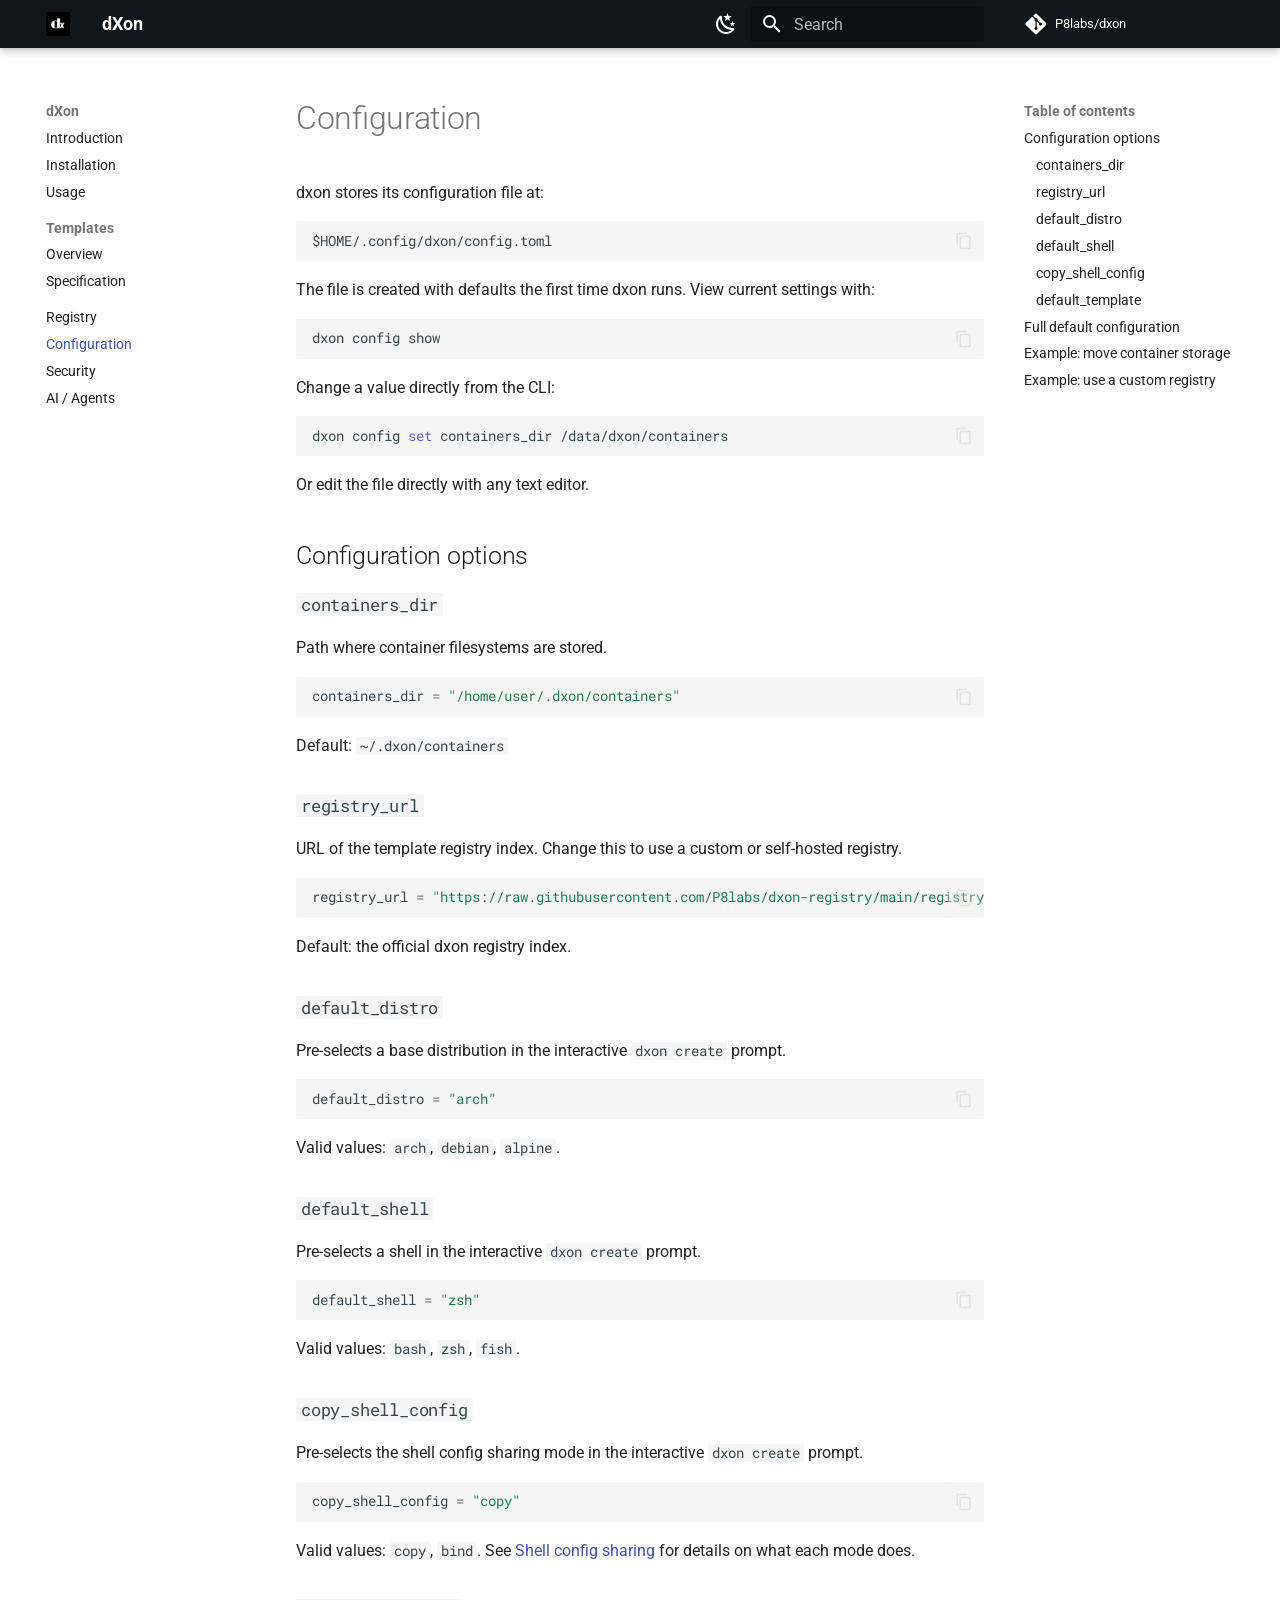
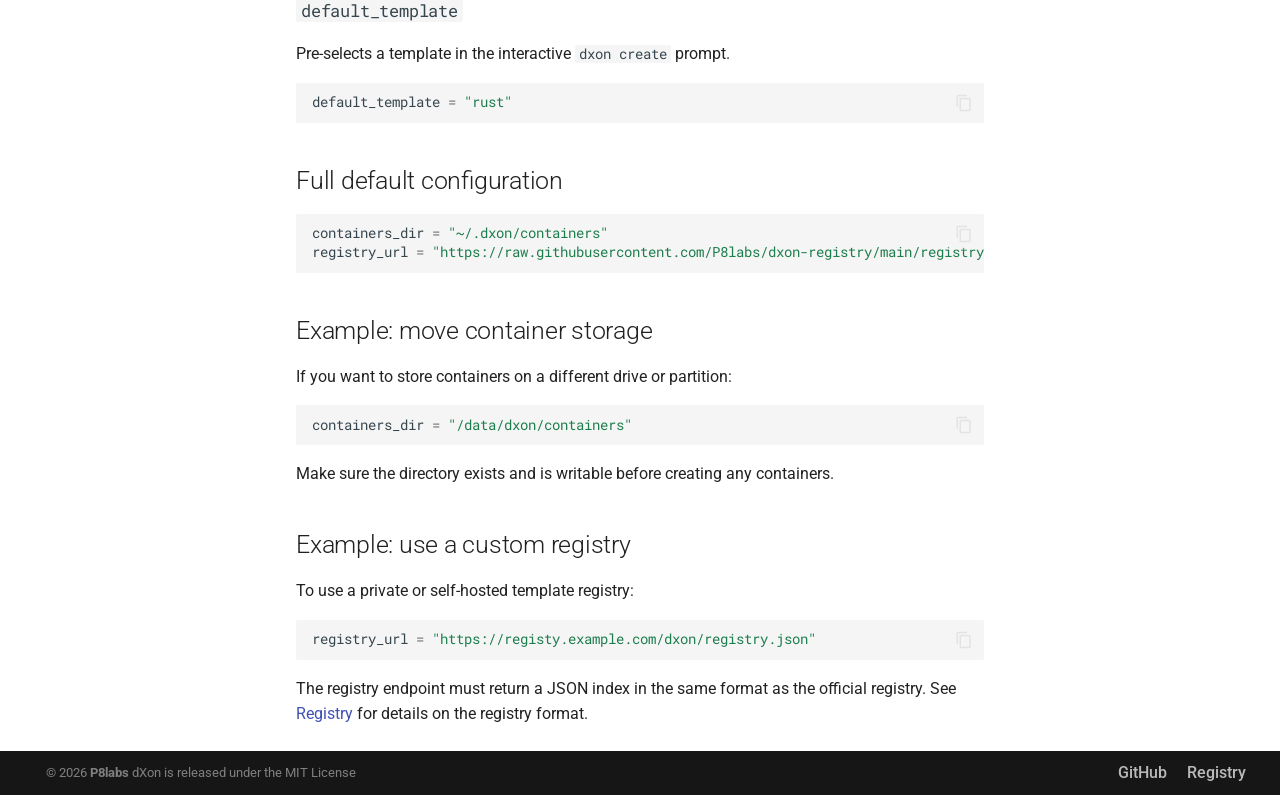
<file: configuration/index.html>
<!doctype html>
<html lang="en" class="no-js">
  <head>
    
      <meta charset="utf-8">
      <meta name="viewport" content="width=device-width,initial-scale=1">
      
        <meta name="description" content="dXon – lightweight development container manager">
      
      
      
        <link rel="canonical" href="https://dxon.p8labs.in/configuration/">
      
      
        <link rel="prev" href="../registry/">
      
      
        <link rel="next" href="../security/">
      
      
        
      
      
      <link rel="icon" href="../assets/images/dxon.png">
      <meta name="generator" content="mkdocs-1.6.0, mkdocs-material-9.7.6">
    
    
      
        <title>Configuration - dXon</title>
      
    
    
      <link rel="stylesheet" href="../assets/stylesheets/main.484c7ddc.min.css">
      
        
        <link rel="stylesheet" href="../assets/stylesheets/palette.ab4e12ef.min.css">
      
      


    
    
      
    
    
      
        
        
        <link rel="preconnect" href="https://fonts.gstatic.com" crossorigin>
        <link rel="stylesheet" href="https://fonts.googleapis.com/css?family=Roboto:300,300i,400,400i,700,700i%7CRoboto+Mono:400,400i,700,700i&display=fallback">
        <style>:root{--md-text-font:"Roboto";--md-code-font:"Roboto Mono"}</style>
      
    
    
      <link rel="stylesheet" href="../stylesheets/extra.css">
    
    <script>__md_scope=new URL("..",location),__md_hash=e=>[...e].reduce(((e,_)=>(e<<5)-e+_.charCodeAt(0)),0),__md_get=(e,_=localStorage,t=__md_scope)=>JSON.parse(_.getItem(t.pathname+"."+e)),__md_set=(e,_,t=localStorage,a=__md_scope)=>{try{t.setItem(a.pathname+"."+e,JSON.stringify(_))}catch(e){}}</script>
    
      

    
    
  </head>
  
  
    
    
      
    
    
    
    
    <body dir="ltr" data-md-color-scheme="default" data-md-color-primary="black" data-md-color-accent="indigo">
  
    
    <input class="md-toggle" data-md-toggle="drawer" type="checkbox" id="__drawer" autocomplete="off">
    <input class="md-toggle" data-md-toggle="search" type="checkbox" id="__search" autocomplete="off">
    <label class="md-overlay" for="__drawer"></label>
    <div data-md-component="skip">
      
        
        <a href="#configuration" class="md-skip">
          Skip to content
        </a>
      
    </div>
    <div data-md-component="announce">
      
    </div>
    
      <div data-md-color-scheme="default" data-md-component="outdated" hidden>
        
      </div>
    
    
      

  

<header class="md-header md-header--shadow" data-md-component="header">
  <nav class="md-header__inner md-grid" aria-label="Header">
    <a href=".." title="dXon" class="md-header__button md-logo" aria-label="dXon" data-md-component="logo">
      
  <img src="../assets/images/dxon_sqr.png" alt="logo">

    </a>
    <label class="md-header__button md-icon" for="__drawer">
      
      <svg xmlns="http://www.w3.org/2000/svg" viewBox="0 0 24 24"><path d="M3 6h18v2H3zm0 5h18v2H3zm0 5h18v2H3z"/></svg>
    </label>
    <div class="md-header__title" data-md-component="header-title">
      <div class="md-header__ellipsis">
        <div class="md-header__topic">
          <span class="md-ellipsis">
            dXon
          </span>
        </div>
        <div class="md-header__topic" data-md-component="header-topic">
          <span class="md-ellipsis">
            
              Configuration
            
          </span>
        </div>
      </div>
    </div>
    
      
        <form class="md-header__option" data-md-component="palette">
  
    
    
    
    <input class="md-option" data-md-color-media="" data-md-color-scheme="default" data-md-color-primary="black" data-md-color-accent="indigo"  aria-label="Switch to dark mode"  type="radio" name="__palette" id="__palette_0">
    
      <label class="md-header__button md-icon" title="Switch to dark mode" for="__palette_1" hidden>
        <svg xmlns="http://www.w3.org/2000/svg" viewBox="0 0 24 24"><path d="m17.75 4.09-2.53 1.94.91 3.06-2.63-1.81-2.63 1.81.91-3.06-2.53-1.94L12.44 4l1.06-3 1.06 3zm3.5 6.91-1.64 1.25.59 1.98-1.7-1.17-1.7 1.17.59-1.98L15.75 11l2.06-.05L18.5 9l.69 1.95zm-2.28 4.95c.83-.08 1.72 1.1 1.19 1.85-.32.45-.66.87-1.08 1.27C15.17 23 8.84 23 4.94 19.07c-3.91-3.9-3.91-10.24 0-14.14.4-.4.82-.76 1.27-1.08.75-.53 1.93.36 1.85 1.19-.27 2.86.69 5.83 2.89 8.02a9.96 9.96 0 0 0 8.02 2.89m-1.64 2.02a12.08 12.08 0 0 1-7.8-3.47c-2.17-2.19-3.33-5-3.49-7.82-2.81 3.14-2.7 7.96.31 10.98 3.02 3.01 7.84 3.12 10.98.31"/></svg>
      </label>
    
  
    
    
    
    <input class="md-option" data-md-color-media="" data-md-color-scheme="slate" data-md-color-primary="black" data-md-color-accent="indigo"  aria-label="Switch to light mode"  type="radio" name="__palette" id="__palette_1">
    
      <label class="md-header__button md-icon" title="Switch to light mode" for="__palette_0" hidden>
        <svg xmlns="http://www.w3.org/2000/svg" viewBox="0 0 24 24"><path d="M12 7a5 5 0 0 1 5 5 5 5 0 0 1-5 5 5 5 0 0 1-5-5 5 5 0 0 1 5-5m0 2a3 3 0 0 0-3 3 3 3 0 0 0 3 3 3 3 0 0 0 3-3 3 3 0 0 0-3-3m0-7 2.39 3.42C13.65 5.15 12.84 5 12 5s-1.65.15-2.39.42zM3.34 7l4.16-.35A7.2 7.2 0 0 0 5.94 8.5c-.44.74-.69 1.5-.83 2.29zm.02 10 1.76-3.77a7.131 7.131 0 0 0 2.38 4.14zM20.65 7l-1.77 3.79a7.02 7.02 0 0 0-2.38-4.15zm-.01 10-4.14.36c.59-.51 1.12-1.14 1.54-1.86.42-.73.69-1.5.83-2.29zM12 22l-2.41-3.44c.74.27 1.55.44 2.41.44.82 0 1.63-.17 2.37-.44z"/></svg>
      </label>
    
  
</form>
      
    
    
      <script>var palette=__md_get("__palette");if(palette&&palette.color){if("(prefers-color-scheme)"===palette.color.media){var media=matchMedia("(prefers-color-scheme: light)"),input=document.querySelector(media.matches?"[data-md-color-media='(prefers-color-scheme: light)']":"[data-md-color-media='(prefers-color-scheme: dark)']");palette.color.media=input.getAttribute("data-md-color-media"),palette.color.scheme=input.getAttribute("data-md-color-scheme"),palette.color.primary=input.getAttribute("data-md-color-primary"),palette.color.accent=input.getAttribute("data-md-color-accent")}for(var[key,value]of Object.entries(palette.color))document.body.setAttribute("data-md-color-"+key,value)}</script>
    
    
    
      
      
        <label class="md-header__button md-icon" for="__search">
          
          <svg xmlns="http://www.w3.org/2000/svg" viewBox="0 0 24 24"><path d="M9.5 3A6.5 6.5 0 0 1 16 9.5c0 1.61-.59 3.09-1.56 4.23l.27.27h.79l5 5-1.5 1.5-5-5v-.79l-.27-.27A6.52 6.52 0 0 1 9.5 16 6.5 6.5 0 0 1 3 9.5 6.5 6.5 0 0 1 9.5 3m0 2C7 5 5 7 5 9.5S7 14 9.5 14 14 12 14 9.5 12 5 9.5 5"/></svg>
        </label>
        <div class="md-search" data-md-component="search" role="dialog">
  <label class="md-search__overlay" for="__search"></label>
  <div class="md-search__inner" role="search">
    <form class="md-search__form" name="search">
      <input type="text" class="md-search__input" name="query" aria-label="Search" placeholder="Search" autocapitalize="off" autocorrect="off" autocomplete="off" spellcheck="false" data-md-component="search-query" required>
      <label class="md-search__icon md-icon" for="__search">
        
        <svg xmlns="http://www.w3.org/2000/svg" viewBox="0 0 24 24"><path d="M9.5 3A6.5 6.5 0 0 1 16 9.5c0 1.61-.59 3.09-1.56 4.23l.27.27h.79l5 5-1.5 1.5-5-5v-.79l-.27-.27A6.52 6.52 0 0 1 9.5 16 6.5 6.5 0 0 1 3 9.5 6.5 6.5 0 0 1 9.5 3m0 2C7 5 5 7 5 9.5S7 14 9.5 14 14 12 14 9.5 12 5 9.5 5"/></svg>
        
        <svg xmlns="http://www.w3.org/2000/svg" viewBox="0 0 24 24"><path d="M20 11v2H8l5.5 5.5-1.42 1.42L4.16 12l7.92-7.92L13.5 5.5 8 11z"/></svg>
      </label>
      <nav class="md-search__options" aria-label="Search">
        
          <a href="javascript:void(0)" class="md-search__icon md-icon" title="Share" aria-label="Share" data-clipboard data-clipboard-text="" data-md-component="search-share" tabindex="-1">
            
            <svg xmlns="http://www.w3.org/2000/svg" viewBox="0 0 24 24"><path d="M18 16.08c-.76 0-1.44.3-1.96.77L8.91 12.7c.05-.23.09-.46.09-.7s-.04-.47-.09-.7l7.05-4.11c.54.5 1.25.81 2.04.81a3 3 0 0 0 3-3 3 3 0 0 0-3-3 3 3 0 0 0-3 3c0 .24.04.47.09.7L8.04 9.81C7.5 9.31 6.79 9 6 9a3 3 0 0 0-3 3 3 3 0 0 0 3 3c.79 0 1.5-.31 2.04-.81l7.12 4.15c-.05.21-.08.43-.08.66 0 1.61 1.31 2.91 2.92 2.91s2.92-1.3 2.92-2.91A2.92 2.92 0 0 0 18 16.08"/></svg>
          </a>
        
        <button type="reset" class="md-search__icon md-icon" title="Clear" aria-label="Clear" tabindex="-1">
          
          <svg xmlns="http://www.w3.org/2000/svg" viewBox="0 0 24 24"><path d="M19 6.41 17.59 5 12 10.59 6.41 5 5 6.41 10.59 12 5 17.59 6.41 19 12 13.41 17.59 19 19 17.59 13.41 12z"/></svg>
        </button>
      </nav>
      
    </form>
    <div class="md-search__output">
      <div class="md-search__scrollwrap" tabindex="0" data-md-scrollfix>
        <div class="md-search-result" data-md-component="search-result">
          <div class="md-search-result__meta">
            Initializing search
          </div>
          <ol class="md-search-result__list" role="presentation"></ol>
        </div>
      </div>
    </div>
  </div>
</div>
      
    
    
      <div class="md-header__source">
        <a href="https://github.com/P8labs/dxon" title="Go to repository" class="md-source" data-md-component="source">
  <div class="md-source__icon md-icon">
    
    <svg xmlns="http://www.w3.org/2000/svg" viewBox="0 0 448 512"><!--! Font Awesome Free 7.1.0 by @fontawesome - https://fontawesome.com License - https://fontawesome.com/license/free (Icons: CC BY 4.0, Fonts: SIL OFL 1.1, Code: MIT License) Copyright 2025 Fonticons, Inc.--><path d="M439.6 236.1 244 40.5c-5.4-5.5-12.8-8.5-20.4-8.5s-15 3-20.4 8.4L162.5 81l51.5 51.5c27.1-9.1 52.7 16.8 43.4 43.7l49.7 49.7c34.2-11.8 61.2 31 35.5 56.7-26.5 26.5-70.2-2.9-56-37.3L240.3 199v121.9c25.3 12.5 22.3 41.8 9.1 55-6.4 6.4-15.2 10.1-24.3 10.1s-17.8-3.6-24.3-10.1c-17.6-17.6-11.1-46.9 11.2-56v-123c-20.8-8.5-24.6-30.7-18.6-45L142.6 101 8.5 235.1C3 240.6 0 247.9 0 255.5s3 15 8.5 20.4l195.6 195.7c5.4 5.4 12.7 8.4 20.4 8.4s15-3 20.4-8.4l194.7-194.7c5.4-5.4 8.4-12.8 8.4-20.4s-3-15-8.4-20.4"/></svg>
  </div>
  <div class="md-source__repository">
    P8labs/dxon
  </div>
</a>
      </div>
    
  </nav>
  
</header>
    
    <div class="md-container" data-md-component="container">
      
      
        
          
        
      
      <main class="md-main" data-md-component="main">
        <div class="md-main__inner md-grid">
          
            
              
              <div class="md-sidebar md-sidebar--primary" data-md-component="sidebar" data-md-type="navigation" >
                <div class="md-sidebar__scrollwrap">
                  <div class="md-sidebar__inner">
                    



<nav class="md-nav md-nav--primary" aria-label="Navigation" data-md-level="0">
  <label class="md-nav__title" for="__drawer">
    <a href=".." title="dXon" class="md-nav__button md-logo" aria-label="dXon" data-md-component="logo">
      
  <img src="../assets/images/dxon_sqr.png" alt="logo">

    </a>
    dXon
  </label>
  
    <div class="md-nav__source">
      <a href="https://github.com/P8labs/dxon" title="Go to repository" class="md-source" data-md-component="source">
  <div class="md-source__icon md-icon">
    
    <svg xmlns="http://www.w3.org/2000/svg" viewBox="0 0 448 512"><!--! Font Awesome Free 7.1.0 by @fontawesome - https://fontawesome.com License - https://fontawesome.com/license/free (Icons: CC BY 4.0, Fonts: SIL OFL 1.1, Code: MIT License) Copyright 2025 Fonticons, Inc.--><path d="M439.6 236.1 244 40.5c-5.4-5.5-12.8-8.5-20.4-8.5s-15 3-20.4 8.4L162.5 81l51.5 51.5c27.1-9.1 52.7 16.8 43.4 43.7l49.7 49.7c34.2-11.8 61.2 31 35.5 56.7-26.5 26.5-70.2-2.9-56-37.3L240.3 199v121.9c25.3 12.5 22.3 41.8 9.1 55-6.4 6.4-15.2 10.1-24.3 10.1s-17.8-3.6-24.3-10.1c-17.6-17.6-11.1-46.9 11.2-56v-123c-20.8-8.5-24.6-30.7-18.6-45L142.6 101 8.5 235.1C3 240.6 0 247.9 0 255.5s3 15 8.5 20.4l195.6 195.7c5.4 5.4 12.7 8.4 20.4 8.4s15-3 20.4-8.4l194.7-194.7c5.4-5.4 8.4-12.8 8.4-20.4s-3-15-8.4-20.4"/></svg>
  </div>
  <div class="md-source__repository">
    P8labs/dxon
  </div>
</a>
    </div>
  
  <ul class="md-nav__list" data-md-scrollfix>
    
      
      
  
  
  
  
    <li class="md-nav__item">
      <a href=".." class="md-nav__link">
        
  
  
  <span class="md-ellipsis">
    
  
    Introduction
  

    
  </span>
  
  

      </a>
    </li>
  

    
      
      
  
  
  
  
    <li class="md-nav__item">
      <a href="../installation/" class="md-nav__link">
        
  
  
  <span class="md-ellipsis">
    
  
    Installation
  

    
  </span>
  
  

      </a>
    </li>
  

    
      
      
  
  
  
  
    <li class="md-nav__item">
      <a href="../usage/" class="md-nav__link">
        
  
  
  <span class="md-ellipsis">
    
  
    Usage
  

    
  </span>
  
  

      </a>
    </li>
  

    
      
      
  
  
  
  
    
    
    
    
      
        
        
      
    
    
    <li class="md-nav__item md-nav__item--section md-nav__item--nested">
      
        
        
        <input class="md-nav__toggle md-toggle " type="checkbox" id="__nav_4" >
        
          
          <label class="md-nav__link" for="__nav_4" id="__nav_4_label" tabindex="">
            
  
  
  <span class="md-ellipsis">
    
  
    Templates
  

    
  </span>
  
  

            <span class="md-nav__icon md-icon"></span>
          </label>
        
        <nav class="md-nav" data-md-level="1" aria-labelledby="__nav_4_label" aria-expanded="false">
          <label class="md-nav__title" for="__nav_4">
            <span class="md-nav__icon md-icon"></span>
            
  
    Templates
  

          </label>
          <ul class="md-nav__list" data-md-scrollfix>
            
              
                
  
  
  
  
    <li class="md-nav__item">
      <a href="../templates/" class="md-nav__link">
        
  
  
  <span class="md-ellipsis">
    
  
    Overview
  

    
  </span>
  
  

      </a>
    </li>
  

              
            
              
                
  
  
  
  
    <li class="md-nav__item">
      <a href="../template-spec/" class="md-nav__link">
        
  
  
  <span class="md-ellipsis">
    
  
    Specification
  

    
  </span>
  
  

      </a>
    </li>
  

              
            
          </ul>
        </nav>
      
    </li>
  

    
      
      
  
  
  
  
    <li class="md-nav__item">
      <a href="../registry/" class="md-nav__link">
        
  
  
  <span class="md-ellipsis">
    
  
    Registry
  

    
  </span>
  
  

      </a>
    </li>
  

    
      
      
  
  
    
  
  
  
    <li class="md-nav__item md-nav__item--active">
      
      <input class="md-nav__toggle md-toggle" type="checkbox" id="__toc">
      
      
        
      
      
        <label class="md-nav__link md-nav__link--active" for="__toc">
          
  
  
  <span class="md-ellipsis">
    
  
    Configuration
  

    
  </span>
  
  

          <span class="md-nav__icon md-icon"></span>
        </label>
      
      <a href="./" class="md-nav__link md-nav__link--active">
        
  
  
  <span class="md-ellipsis">
    
  
    Configuration
  

    
  </span>
  
  

      </a>
      
        

<nav class="md-nav md-nav--secondary" aria-label="Table of contents">
  
  
  
    
  
  
    <label class="md-nav__title" for="__toc">
      <span class="md-nav__icon md-icon"></span>
      Table of contents
    </label>
    <ul class="md-nav__list" data-md-component="toc" data-md-scrollfix>
      
        <li class="md-nav__item">
  <a href="#configuration-options" class="md-nav__link">
    <span class="md-ellipsis">
      
        Configuration options
      
    </span>
  </a>
  
    <nav class="md-nav" aria-label="Configuration options">
      <ul class="md-nav__list">
        
          <li class="md-nav__item">
  <a href="#containers_dir" class="md-nav__link">
    <span class="md-ellipsis">
      
        containers_dir
      
    </span>
  </a>
  
</li>
        
          <li class="md-nav__item">
  <a href="#registry_url" class="md-nav__link">
    <span class="md-ellipsis">
      
        registry_url
      
    </span>
  </a>
  
</li>
        
          <li class="md-nav__item">
  <a href="#default_distro" class="md-nav__link">
    <span class="md-ellipsis">
      
        default_distro
      
    </span>
  </a>
  
</li>
        
          <li class="md-nav__item">
  <a href="#default_shell" class="md-nav__link">
    <span class="md-ellipsis">
      
        default_shell
      
    </span>
  </a>
  
</li>
        
          <li class="md-nav__item">
  <a href="#copy_shell_config" class="md-nav__link">
    <span class="md-ellipsis">
      
        copy_shell_config
      
    </span>
  </a>
  
</li>
        
          <li class="md-nav__item">
  <a href="#default_template" class="md-nav__link">
    <span class="md-ellipsis">
      
        default_template
      
    </span>
  </a>
  
</li>
        
      </ul>
    </nav>
  
</li>
      
        <li class="md-nav__item">
  <a href="#full-default-configuration" class="md-nav__link">
    <span class="md-ellipsis">
      
        Full default configuration
      
    </span>
  </a>
  
</li>
      
        <li class="md-nav__item">
  <a href="#example-move-container-storage" class="md-nav__link">
    <span class="md-ellipsis">
      
        Example: move container storage
      
    </span>
  </a>
  
</li>
      
        <li class="md-nav__item">
  <a href="#example-use-a-custom-registry" class="md-nav__link">
    <span class="md-ellipsis">
      
        Example: use a custom registry
      
    </span>
  </a>
  
</li>
      
    </ul>
  
</nav>
      
    </li>
  

    
      
      
  
  
  
  
    <li class="md-nav__item">
      <a href="../security/" class="md-nav__link">
        
  
  
  <span class="md-ellipsis">
    
  
    Security
  

    
  </span>
  
  

      </a>
    </li>
  

    
      
      
  
  
  
  
    <li class="md-nav__item">
      <a href="../ai/" class="md-nav__link">
        
  
  
  <span class="md-ellipsis">
    
  
    AI / Agents
  

    
  </span>
  
  

      </a>
    </li>
  

    
  </ul>
</nav>
                  </div>
                </div>
              </div>
            
            
              
              <div class="md-sidebar md-sidebar--secondary" data-md-component="sidebar" data-md-type="toc" >
                <div class="md-sidebar__scrollwrap">
                  <div class="md-sidebar__inner">
                    

<nav class="md-nav md-nav--secondary" aria-label="Table of contents">
  
  
  
    
  
  
    <label class="md-nav__title" for="__toc">
      <span class="md-nav__icon md-icon"></span>
      Table of contents
    </label>
    <ul class="md-nav__list" data-md-component="toc" data-md-scrollfix>
      
        <li class="md-nav__item">
  <a href="#configuration-options" class="md-nav__link">
    <span class="md-ellipsis">
      
        Configuration options
      
    </span>
  </a>
  
    <nav class="md-nav" aria-label="Configuration options">
      <ul class="md-nav__list">
        
          <li class="md-nav__item">
  <a href="#containers_dir" class="md-nav__link">
    <span class="md-ellipsis">
      
        containers_dir
      
    </span>
  </a>
  
</li>
        
          <li class="md-nav__item">
  <a href="#registry_url" class="md-nav__link">
    <span class="md-ellipsis">
      
        registry_url
      
    </span>
  </a>
  
</li>
        
          <li class="md-nav__item">
  <a href="#default_distro" class="md-nav__link">
    <span class="md-ellipsis">
      
        default_distro
      
    </span>
  </a>
  
</li>
        
          <li class="md-nav__item">
  <a href="#default_shell" class="md-nav__link">
    <span class="md-ellipsis">
      
        default_shell
      
    </span>
  </a>
  
</li>
        
          <li class="md-nav__item">
  <a href="#copy_shell_config" class="md-nav__link">
    <span class="md-ellipsis">
      
        copy_shell_config
      
    </span>
  </a>
  
</li>
        
          <li class="md-nav__item">
  <a href="#default_template" class="md-nav__link">
    <span class="md-ellipsis">
      
        default_template
      
    </span>
  </a>
  
</li>
        
      </ul>
    </nav>
  
</li>
      
        <li class="md-nav__item">
  <a href="#full-default-configuration" class="md-nav__link">
    <span class="md-ellipsis">
      
        Full default configuration
      
    </span>
  </a>
  
</li>
      
        <li class="md-nav__item">
  <a href="#example-move-container-storage" class="md-nav__link">
    <span class="md-ellipsis">
      
        Example: move container storage
      
    </span>
  </a>
  
</li>
      
        <li class="md-nav__item">
  <a href="#example-use-a-custom-registry" class="md-nav__link">
    <span class="md-ellipsis">
      
        Example: use a custom registry
      
    </span>
  </a>
  
</li>
      
    </ul>
  
</nav>
                  </div>
                </div>
              </div>
            
          
          
            <div class="md-content" data-md-component="content">
              
              <article class="md-content__inner md-typeset">
                
                  


  
  


<h1 id="configuration">Configuration<a class="headerlink" href="#configuration" title="Permanent link">&para;</a></h1>
<p>dxon stores its configuration file at:</p>
<div class="highlight"><pre><span></span><code><a id="__codelineno-0-1" name="__codelineno-0-1" href="#__codelineno-0-1"></a>$HOME/.config/dxon/config.toml
</code></pre></div>
<p>The file is created with defaults the first time dxon runs. View current settings with:</p>
<div class="highlight"><pre><span></span><code><a id="__codelineno-1-1" name="__codelineno-1-1" href="#__codelineno-1-1"></a>dxon<span class="w"> </span>config<span class="w"> </span>show
</code></pre></div>
<p>Change a value directly from the CLI:</p>
<div class="highlight"><pre><span></span><code><a id="__codelineno-2-1" name="__codelineno-2-1" href="#__codelineno-2-1"></a>dxon<span class="w"> </span>config<span class="w"> </span><span class="nb">set</span><span class="w"> </span>containers_dir<span class="w"> </span>/data/dxon/containers
</code></pre></div>
<p>Or edit the file directly with any text editor.</p>
<h2 id="configuration-options">Configuration options<a class="headerlink" href="#configuration-options" title="Permanent link">&para;</a></h2>
<h3 id="containers_dir"><code>containers_dir</code><a class="headerlink" href="#containers_dir" title="Permanent link">&para;</a></h3>
<p>Path where container filesystems are stored.</p>
<div class="highlight"><pre><span></span><code><a id="__codelineno-3-1" name="__codelineno-3-1" href="#__codelineno-3-1"></a><span class="n">containers_dir</span><span class="w"> </span><span class="o">=</span><span class="w"> </span><span class="s2">&quot;/home/user/.dxon/containers&quot;</span>
</code></pre></div>
<p>Default: <code>~/.dxon/containers</code></p>
<h3 id="registry_url"><code>registry_url</code><a class="headerlink" href="#registry_url" title="Permanent link">&para;</a></h3>
<p>URL of the template registry index. Change this to use a custom or self-hosted registry.</p>
<div class="highlight"><pre><span></span><code><a id="__codelineno-4-1" name="__codelineno-4-1" href="#__codelineno-4-1"></a><span class="n">registry_url</span><span class="w"> </span><span class="o">=</span><span class="w"> </span><span class="s2">&quot;https://raw.githubusercontent.com/P8labs/dxon-registry/main/registry.json&quot;</span>
</code></pre></div>
<p>Default: the official dxon registry index.</p>
<h3 id="default_distro"><code>default_distro</code><a class="headerlink" href="#default_distro" title="Permanent link">&para;</a></h3>
<p>Pre-selects a base distribution in the interactive <code>dxon create</code> prompt.</p>
<div class="highlight"><pre><span></span><code><a id="__codelineno-5-1" name="__codelineno-5-1" href="#__codelineno-5-1"></a><span class="n">default_distro</span><span class="w"> </span><span class="o">=</span><span class="w"> </span><span class="s2">&quot;arch&quot;</span>
</code></pre></div>
<p>Valid values: <code>arch</code>, <code>debian</code>, <code>alpine</code>.</p>
<h3 id="default_shell"><code>default_shell</code><a class="headerlink" href="#default_shell" title="Permanent link">&para;</a></h3>
<p>Pre-selects a shell in the interactive <code>dxon create</code> prompt.</p>
<div class="highlight"><pre><span></span><code><a id="__codelineno-6-1" name="__codelineno-6-1" href="#__codelineno-6-1"></a><span class="n">default_shell</span><span class="w"> </span><span class="o">=</span><span class="w"> </span><span class="s2">&quot;zsh&quot;</span>
</code></pre></div>
<p>Valid values: <code>bash</code>, <code>zsh</code>, <code>fish</code>.</p>
<h3 id="copy_shell_config"><code>copy_shell_config</code><a class="headerlink" href="#copy_shell_config" title="Permanent link">&para;</a></h3>
<p>Pre-selects the shell config sharing mode in the interactive <code>dxon create</code> prompt.</p>
<div class="highlight"><pre><span></span><code><a id="__codelineno-7-1" name="__codelineno-7-1" href="#__codelineno-7-1"></a><span class="n">copy_shell_config</span><span class="w"> </span><span class="o">=</span><span class="w"> </span><span class="s2">&quot;copy&quot;</span>
</code></pre></div>
<p>Valid values: <code>copy</code>, <code>bind</code>. See <a href="../usage/#sharing-host-shell-config">Shell config sharing</a> for details on what each mode does.</p>
<h3 id="default_template"><code>default_template</code><a class="headerlink" href="#default_template" title="Permanent link">&para;</a></h3>
<p>Pre-selects a template in the interactive <code>dxon create</code> prompt.</p>
<div class="highlight"><pre><span></span><code><a id="__codelineno-8-1" name="__codelineno-8-1" href="#__codelineno-8-1"></a><span class="n">default_template</span><span class="w"> </span><span class="o">=</span><span class="w"> </span><span class="s2">&quot;rust&quot;</span>
</code></pre></div>
<h2 id="full-default-configuration">Full default configuration<a class="headerlink" href="#full-default-configuration" title="Permanent link">&para;</a></h2>
<div class="highlight"><pre><span></span><code><a id="__codelineno-9-1" name="__codelineno-9-1" href="#__codelineno-9-1"></a><span class="n">containers_dir</span><span class="w"> </span><span class="o">=</span><span class="w"> </span><span class="s2">&quot;~/.dxon/containers&quot;</span>
<a id="__codelineno-9-2" name="__codelineno-9-2" href="#__codelineno-9-2"></a><span class="n">registry_url</span><span class="w"> </span><span class="o">=</span><span class="w"> </span><span class="s2">&quot;https://raw.githubusercontent.com/P8labs/dxon-registry/main/registry.json&quot;</span>
</code></pre></div>
<h2 id="example-move-container-storage">Example: move container storage<a class="headerlink" href="#example-move-container-storage" title="Permanent link">&para;</a></h2>
<p>If you want to store containers on a different drive or partition:</p>
<div class="highlight"><pre><span></span><code><a id="__codelineno-10-1" name="__codelineno-10-1" href="#__codelineno-10-1"></a><span class="n">containers_dir</span><span class="w"> </span><span class="o">=</span><span class="w"> </span><span class="s2">&quot;/data/dxon/containers&quot;</span>
</code></pre></div>
<p>Make sure the directory exists and is writable before creating any containers.</p>
<h2 id="example-use-a-custom-registry">Example: use a custom registry<a class="headerlink" href="#example-use-a-custom-registry" title="Permanent link">&para;</a></h2>
<p>To use a private or self-hosted template registry:</p>
<div class="highlight"><pre><span></span><code><a id="__codelineno-11-1" name="__codelineno-11-1" href="#__codelineno-11-1"></a><span class="n">registry_url</span><span class="w"> </span><span class="o">=</span><span class="w"> </span><span class="s2">&quot;https://registy.example.com/dxon/registry.json&quot;</span>
</code></pre></div>
<p>The registry endpoint must return a JSON index in the same format as the official registry. See <a href="../registry/">Registry</a> for details on the registry format.</p>












                
              </article>
            </div>
          
          
<script>var target=document.getElementById(location.hash.slice(1));target&&target.name&&(target.checked=target.name.startsWith("__tabbed_"))</script>
        </div>
        
          <button type="button" class="md-top md-icon" data-md-component="top" hidden>
  
  <svg xmlns="http://www.w3.org/2000/svg" viewBox="0 0 24 24"><path d="M13 20h-2V8l-5.5 5.5-1.42-1.42L12 4.16l7.92 7.92-1.42 1.42L13 8z"/></svg>
  Back to top
</button>
        
      </main>
      
        
<footer class="md-footer">

    <div class="md-footer-meta md-typeset">
        <div class="md-footer-meta__inner md-grid">

            <div class="md-copyright">
                <span>
                    © 2026 <strong>P8labs</strong>
                </span>
                <span>
                    dXon is released under the MIT License
                </span>
            </div>

            <div class="footer-right">
                <a href="https://github.com/P8labs/dxon" target="_blank">
                    GitHub
                </a>
                <a href="https://github.com/P8labs/dxon-registry" target="_blank">
                    Registry
                </a>
            </div>

        </div>
    </div>

</footer>

      
    </div>
    <div class="md-dialog" data-md-component="dialog">
      <div class="md-dialog__inner md-typeset"></div>
    </div>
    
    
    
      
      
      <script id="__config" type="application/json">{"annotate": null, "base": "..", "features": ["navigation.sections", "navigation.top", "navigation.footer", "navigation.instant", "navigation.tracking", "search.highlight", "search.share", "content.code.copy", "content.code.annotate"], "search": "../assets/javascripts/workers/search.2c215733.min.js", "tags": null, "translations": {"clipboard.copied": "Copied to clipboard", "clipboard.copy": "Copy to clipboard", "search.result.more.one": "1 more on this page", "search.result.more.other": "# more on this page", "search.result.none": "No matching documents", "search.result.one": "1 matching document", "search.result.other": "# matching documents", "search.result.placeholder": "Type to start searching", "search.result.term.missing": "Missing", "select.version": "Select version"}, "version": 1.0}</script>
    
    
      <script src="../assets/javascripts/bundle.79ae519e.min.js"></script>
      
    
  </body>
</html>
</file>
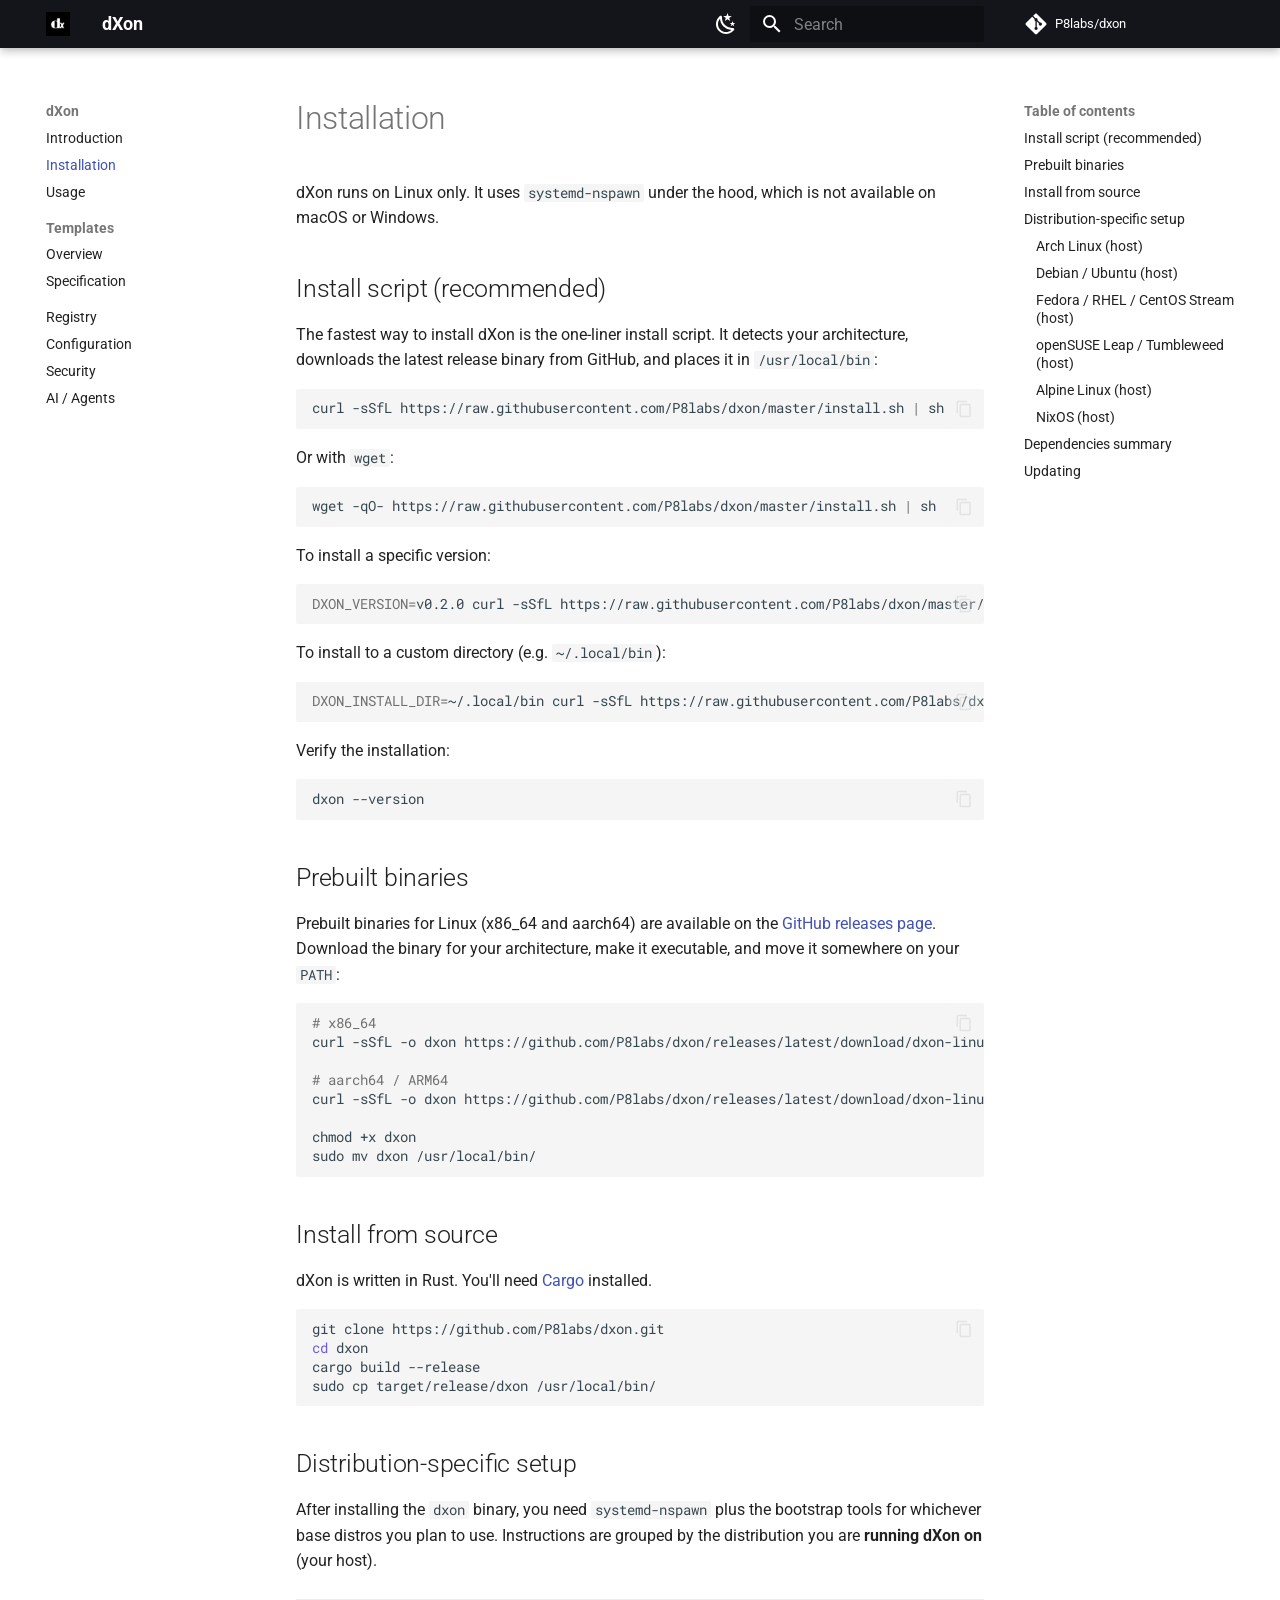
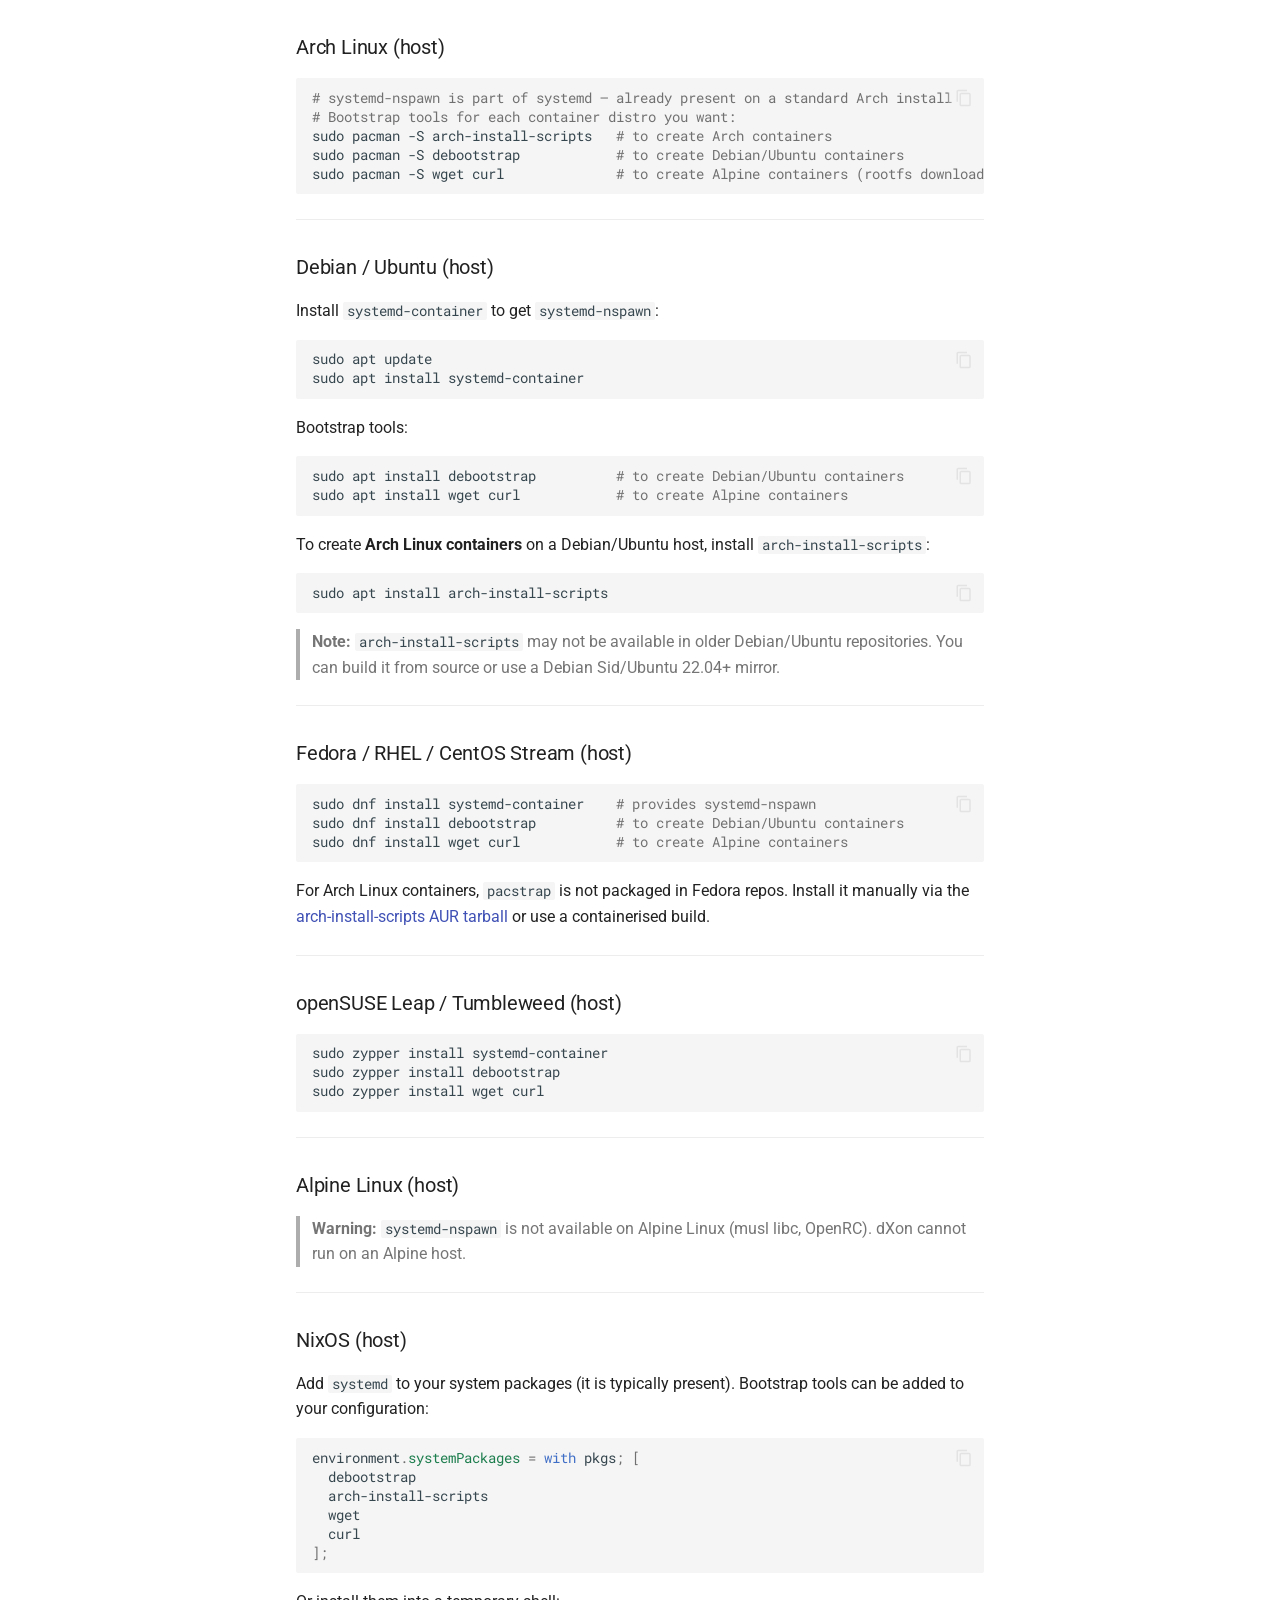
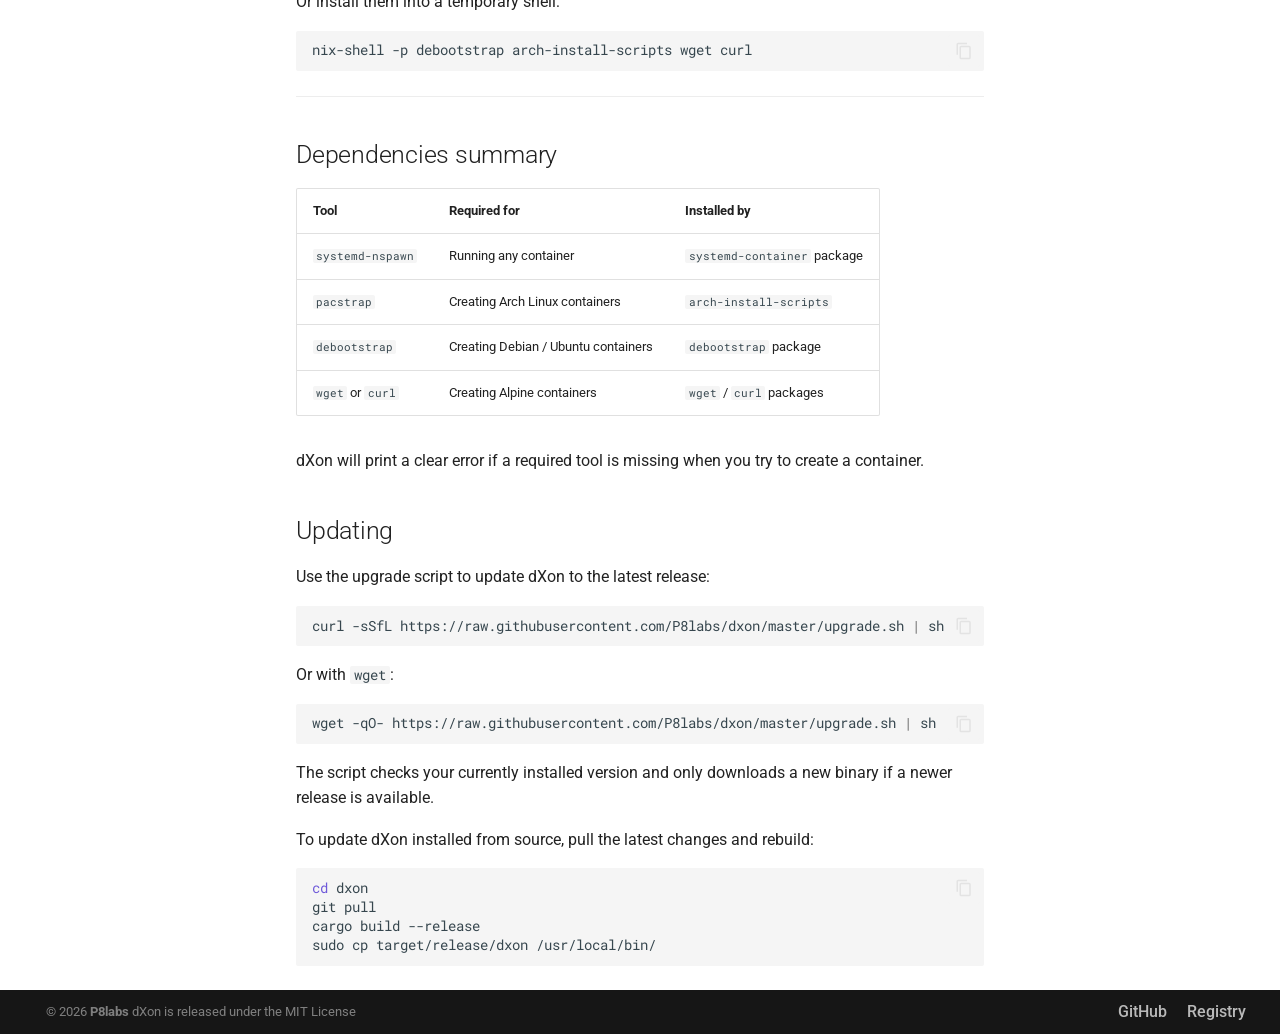
<file: installation/index.html>
<!doctype html>
<html lang="en" class="no-js">
  <head>
    
      <meta charset="utf-8">
      <meta name="viewport" content="width=device-width,initial-scale=1">
      
        <meta name="description" content="dXon – lightweight development container manager">
      
      
      
        <link rel="canonical" href="https://dxon.p8labs.in/installation/">
      
      
        <link rel="prev" href="..">
      
      
        <link rel="next" href="../usage/">
      
      
        
      
      
      <link rel="icon" href="../assets/images/dxon.png">
      <meta name="generator" content="mkdocs-1.6.0, mkdocs-material-9.7.6">
    
    
      
        <title>Installation - dXon</title>
      
    
    
      <link rel="stylesheet" href="../assets/stylesheets/main.484c7ddc.min.css">
      
        
        <link rel="stylesheet" href="../assets/stylesheets/palette.ab4e12ef.min.css">
      
      


    
    
      
    
    
      
        
        
        <link rel="preconnect" href="https://fonts.gstatic.com" crossorigin>
        <link rel="stylesheet" href="https://fonts.googleapis.com/css?family=Roboto:300,300i,400,400i,700,700i%7CRoboto+Mono:400,400i,700,700i&display=fallback">
        <style>:root{--md-text-font:"Roboto";--md-code-font:"Roboto Mono"}</style>
      
    
    
      <link rel="stylesheet" href="../stylesheets/extra.css">
    
    <script>__md_scope=new URL("..",location),__md_hash=e=>[...e].reduce(((e,_)=>(e<<5)-e+_.charCodeAt(0)),0),__md_get=(e,_=localStorage,t=__md_scope)=>JSON.parse(_.getItem(t.pathname+"."+e)),__md_set=(e,_,t=localStorage,a=__md_scope)=>{try{t.setItem(a.pathname+"."+e,JSON.stringify(_))}catch(e){}}</script>
    
      

    
    
  </head>
  
  
    
    
      
    
    
    
    
    <body dir="ltr" data-md-color-scheme="default" data-md-color-primary="black" data-md-color-accent="indigo">
  
    
    <input class="md-toggle" data-md-toggle="drawer" type="checkbox" id="__drawer" autocomplete="off">
    <input class="md-toggle" data-md-toggle="search" type="checkbox" id="__search" autocomplete="off">
    <label class="md-overlay" for="__drawer"></label>
    <div data-md-component="skip">
      
        
        <a href="#installation" class="md-skip">
          Skip to content
        </a>
      
    </div>
    <div data-md-component="announce">
      
    </div>
    
      <div data-md-color-scheme="default" data-md-component="outdated" hidden>
        
      </div>
    
    
      

  

<header class="md-header md-header--shadow" data-md-component="header">
  <nav class="md-header__inner md-grid" aria-label="Header">
    <a href=".." title="dXon" class="md-header__button md-logo" aria-label="dXon" data-md-component="logo">
      
  <img src="../assets/images/dxon_sqr.png" alt="logo">

    </a>
    <label class="md-header__button md-icon" for="__drawer">
      
      <svg xmlns="http://www.w3.org/2000/svg" viewBox="0 0 24 24"><path d="M3 6h18v2H3zm0 5h18v2H3zm0 5h18v2H3z"/></svg>
    </label>
    <div class="md-header__title" data-md-component="header-title">
      <div class="md-header__ellipsis">
        <div class="md-header__topic">
          <span class="md-ellipsis">
            dXon
          </span>
        </div>
        <div class="md-header__topic" data-md-component="header-topic">
          <span class="md-ellipsis">
            
              Installation
            
          </span>
        </div>
      </div>
    </div>
    
      
        <form class="md-header__option" data-md-component="palette">
  
    
    
    
    <input class="md-option" data-md-color-media="" data-md-color-scheme="default" data-md-color-primary="black" data-md-color-accent="indigo"  aria-label="Switch to dark mode"  type="radio" name="__palette" id="__palette_0">
    
      <label class="md-header__button md-icon" title="Switch to dark mode" for="__palette_1" hidden>
        <svg xmlns="http://www.w3.org/2000/svg" viewBox="0 0 24 24"><path d="m17.75 4.09-2.53 1.94.91 3.06-2.63-1.81-2.63 1.81.91-3.06-2.53-1.94L12.44 4l1.06-3 1.06 3zm3.5 6.91-1.64 1.25.59 1.98-1.7-1.17-1.7 1.17.59-1.98L15.75 11l2.06-.05L18.5 9l.69 1.95zm-2.28 4.95c.83-.08 1.72 1.1 1.19 1.85-.32.45-.66.87-1.08 1.27C15.17 23 8.84 23 4.94 19.07c-3.91-3.9-3.91-10.24 0-14.14.4-.4.82-.76 1.27-1.08.75-.53 1.93.36 1.85 1.19-.27 2.86.69 5.83 2.89 8.02a9.96 9.96 0 0 0 8.02 2.89m-1.64 2.02a12.08 12.08 0 0 1-7.8-3.47c-2.17-2.19-3.33-5-3.49-7.82-2.81 3.14-2.7 7.96.31 10.98 3.02 3.01 7.84 3.12 10.98.31"/></svg>
      </label>
    
  
    
    
    
    <input class="md-option" data-md-color-media="" data-md-color-scheme="slate" data-md-color-primary="black" data-md-color-accent="indigo"  aria-label="Switch to light mode"  type="radio" name="__palette" id="__palette_1">
    
      <label class="md-header__button md-icon" title="Switch to light mode" for="__palette_0" hidden>
        <svg xmlns="http://www.w3.org/2000/svg" viewBox="0 0 24 24"><path d="M12 7a5 5 0 0 1 5 5 5 5 0 0 1-5 5 5 5 0 0 1-5-5 5 5 0 0 1 5-5m0 2a3 3 0 0 0-3 3 3 3 0 0 0 3 3 3 3 0 0 0 3-3 3 3 0 0 0-3-3m0-7 2.39 3.42C13.65 5.15 12.84 5 12 5s-1.65.15-2.39.42zM3.34 7l4.16-.35A7.2 7.2 0 0 0 5.94 8.5c-.44.74-.69 1.5-.83 2.29zm.02 10 1.76-3.77a7.131 7.131 0 0 0 2.38 4.14zM20.65 7l-1.77 3.79a7.02 7.02 0 0 0-2.38-4.15zm-.01 10-4.14.36c.59-.51 1.12-1.14 1.54-1.86.42-.73.69-1.5.83-2.29zM12 22l-2.41-3.44c.74.27 1.55.44 2.41.44.82 0 1.63-.17 2.37-.44z"/></svg>
      </label>
    
  
</form>
      
    
    
      <script>var palette=__md_get("__palette");if(palette&&palette.color){if("(prefers-color-scheme)"===palette.color.media){var media=matchMedia("(prefers-color-scheme: light)"),input=document.querySelector(media.matches?"[data-md-color-media='(prefers-color-scheme: light)']":"[data-md-color-media='(prefers-color-scheme: dark)']");palette.color.media=input.getAttribute("data-md-color-media"),palette.color.scheme=input.getAttribute("data-md-color-scheme"),palette.color.primary=input.getAttribute("data-md-color-primary"),palette.color.accent=input.getAttribute("data-md-color-accent")}for(var[key,value]of Object.entries(palette.color))document.body.setAttribute("data-md-color-"+key,value)}</script>
    
    
    
      
      
        <label class="md-header__button md-icon" for="__search">
          
          <svg xmlns="http://www.w3.org/2000/svg" viewBox="0 0 24 24"><path d="M9.5 3A6.5 6.5 0 0 1 16 9.5c0 1.61-.59 3.09-1.56 4.23l.27.27h.79l5 5-1.5 1.5-5-5v-.79l-.27-.27A6.52 6.52 0 0 1 9.5 16 6.5 6.5 0 0 1 3 9.5 6.5 6.5 0 0 1 9.5 3m0 2C7 5 5 7 5 9.5S7 14 9.5 14 14 12 14 9.5 12 5 9.5 5"/></svg>
        </label>
        <div class="md-search" data-md-component="search" role="dialog">
  <label class="md-search__overlay" for="__search"></label>
  <div class="md-search__inner" role="search">
    <form class="md-search__form" name="search">
      <input type="text" class="md-search__input" name="query" aria-label="Search" placeholder="Search" autocapitalize="off" autocorrect="off" autocomplete="off" spellcheck="false" data-md-component="search-query" required>
      <label class="md-search__icon md-icon" for="__search">
        
        <svg xmlns="http://www.w3.org/2000/svg" viewBox="0 0 24 24"><path d="M9.5 3A6.5 6.5 0 0 1 16 9.5c0 1.61-.59 3.09-1.56 4.23l.27.27h.79l5 5-1.5 1.5-5-5v-.79l-.27-.27A6.52 6.52 0 0 1 9.5 16 6.5 6.5 0 0 1 3 9.5 6.5 6.5 0 0 1 9.5 3m0 2C7 5 5 7 5 9.5S7 14 9.5 14 14 12 14 9.5 12 5 9.5 5"/></svg>
        
        <svg xmlns="http://www.w3.org/2000/svg" viewBox="0 0 24 24"><path d="M20 11v2H8l5.5 5.5-1.42 1.42L4.16 12l7.92-7.92L13.5 5.5 8 11z"/></svg>
      </label>
      <nav class="md-search__options" aria-label="Search">
        
          <a href="javascript:void(0)" class="md-search__icon md-icon" title="Share" aria-label="Share" data-clipboard data-clipboard-text="" data-md-component="search-share" tabindex="-1">
            
            <svg xmlns="http://www.w3.org/2000/svg" viewBox="0 0 24 24"><path d="M18 16.08c-.76 0-1.44.3-1.96.77L8.91 12.7c.05-.23.09-.46.09-.7s-.04-.47-.09-.7l7.05-4.11c.54.5 1.25.81 2.04.81a3 3 0 0 0 3-3 3 3 0 0 0-3-3 3 3 0 0 0-3 3c0 .24.04.47.09.7L8.04 9.81C7.5 9.31 6.79 9 6 9a3 3 0 0 0-3 3 3 3 0 0 0 3 3c.79 0 1.5-.31 2.04-.81l7.12 4.15c-.05.21-.08.43-.08.66 0 1.61 1.31 2.91 2.92 2.91s2.92-1.3 2.92-2.91A2.92 2.92 0 0 0 18 16.08"/></svg>
          </a>
        
        <button type="reset" class="md-search__icon md-icon" title="Clear" aria-label="Clear" tabindex="-1">
          
          <svg xmlns="http://www.w3.org/2000/svg" viewBox="0 0 24 24"><path d="M19 6.41 17.59 5 12 10.59 6.41 5 5 6.41 10.59 12 5 17.59 6.41 19 12 13.41 17.59 19 19 17.59 13.41 12z"/></svg>
        </button>
      </nav>
      
    </form>
    <div class="md-search__output">
      <div class="md-search__scrollwrap" tabindex="0" data-md-scrollfix>
        <div class="md-search-result" data-md-component="search-result">
          <div class="md-search-result__meta">
            Initializing search
          </div>
          <ol class="md-search-result__list" role="presentation"></ol>
        </div>
      </div>
    </div>
  </div>
</div>
      
    
    
      <div class="md-header__source">
        <a href="https://github.com/P8labs/dxon" title="Go to repository" class="md-source" data-md-component="source">
  <div class="md-source__icon md-icon">
    
    <svg xmlns="http://www.w3.org/2000/svg" viewBox="0 0 448 512"><!--! Font Awesome Free 7.1.0 by @fontawesome - https://fontawesome.com License - https://fontawesome.com/license/free (Icons: CC BY 4.0, Fonts: SIL OFL 1.1, Code: MIT License) Copyright 2025 Fonticons, Inc.--><path d="M439.6 236.1 244 40.5c-5.4-5.5-12.8-8.5-20.4-8.5s-15 3-20.4 8.4L162.5 81l51.5 51.5c27.1-9.1 52.7 16.8 43.4 43.7l49.7 49.7c34.2-11.8 61.2 31 35.5 56.7-26.5 26.5-70.2-2.9-56-37.3L240.3 199v121.9c25.3 12.5 22.3 41.8 9.1 55-6.4 6.4-15.2 10.1-24.3 10.1s-17.8-3.6-24.3-10.1c-17.6-17.6-11.1-46.9 11.2-56v-123c-20.8-8.5-24.6-30.7-18.6-45L142.6 101 8.5 235.1C3 240.6 0 247.9 0 255.5s3 15 8.5 20.4l195.6 195.7c5.4 5.4 12.7 8.4 20.4 8.4s15-3 20.4-8.4l194.7-194.7c5.4-5.4 8.4-12.8 8.4-20.4s-3-15-8.4-20.4"/></svg>
  </div>
  <div class="md-source__repository">
    P8labs/dxon
  </div>
</a>
      </div>
    
  </nav>
  
</header>
    
    <div class="md-container" data-md-component="container">
      
      
        
          
        
      
      <main class="md-main" data-md-component="main">
        <div class="md-main__inner md-grid">
          
            
              
              <div class="md-sidebar md-sidebar--primary" data-md-component="sidebar" data-md-type="navigation" >
                <div class="md-sidebar__scrollwrap">
                  <div class="md-sidebar__inner">
                    



<nav class="md-nav md-nav--primary" aria-label="Navigation" data-md-level="0">
  <label class="md-nav__title" for="__drawer">
    <a href=".." title="dXon" class="md-nav__button md-logo" aria-label="dXon" data-md-component="logo">
      
  <img src="../assets/images/dxon_sqr.png" alt="logo">

    </a>
    dXon
  </label>
  
    <div class="md-nav__source">
      <a href="https://github.com/P8labs/dxon" title="Go to repository" class="md-source" data-md-component="source">
  <div class="md-source__icon md-icon">
    
    <svg xmlns="http://www.w3.org/2000/svg" viewBox="0 0 448 512"><!--! Font Awesome Free 7.1.0 by @fontawesome - https://fontawesome.com License - https://fontawesome.com/license/free (Icons: CC BY 4.0, Fonts: SIL OFL 1.1, Code: MIT License) Copyright 2025 Fonticons, Inc.--><path d="M439.6 236.1 244 40.5c-5.4-5.5-12.8-8.5-20.4-8.5s-15 3-20.4 8.4L162.5 81l51.5 51.5c27.1-9.1 52.7 16.8 43.4 43.7l49.7 49.7c34.2-11.8 61.2 31 35.5 56.7-26.5 26.5-70.2-2.9-56-37.3L240.3 199v121.9c25.3 12.5 22.3 41.8 9.1 55-6.4 6.4-15.2 10.1-24.3 10.1s-17.8-3.6-24.3-10.1c-17.6-17.6-11.1-46.9 11.2-56v-123c-20.8-8.5-24.6-30.7-18.6-45L142.6 101 8.5 235.1C3 240.6 0 247.9 0 255.5s3 15 8.5 20.4l195.6 195.7c5.4 5.4 12.7 8.4 20.4 8.4s15-3 20.4-8.4l194.7-194.7c5.4-5.4 8.4-12.8 8.4-20.4s-3-15-8.4-20.4"/></svg>
  </div>
  <div class="md-source__repository">
    P8labs/dxon
  </div>
</a>
    </div>
  
  <ul class="md-nav__list" data-md-scrollfix>
    
      
      
  
  
  
  
    <li class="md-nav__item">
      <a href=".." class="md-nav__link">
        
  
  
  <span class="md-ellipsis">
    
  
    Introduction
  

    
  </span>
  
  

      </a>
    </li>
  

    
      
      
  
  
    
  
  
  
    <li class="md-nav__item md-nav__item--active">
      
      <input class="md-nav__toggle md-toggle" type="checkbox" id="__toc">
      
      
        
      
      
        <label class="md-nav__link md-nav__link--active" for="__toc">
          
  
  
  <span class="md-ellipsis">
    
  
    Installation
  

    
  </span>
  
  

          <span class="md-nav__icon md-icon"></span>
        </label>
      
      <a href="./" class="md-nav__link md-nav__link--active">
        
  
  
  <span class="md-ellipsis">
    
  
    Installation
  

    
  </span>
  
  

      </a>
      
        

<nav class="md-nav md-nav--secondary" aria-label="Table of contents">
  
  
  
    
  
  
    <label class="md-nav__title" for="__toc">
      <span class="md-nav__icon md-icon"></span>
      Table of contents
    </label>
    <ul class="md-nav__list" data-md-component="toc" data-md-scrollfix>
      
        <li class="md-nav__item">
  <a href="#install-script-recommended" class="md-nav__link">
    <span class="md-ellipsis">
      
        Install script (recommended)
      
    </span>
  </a>
  
</li>
      
        <li class="md-nav__item">
  <a href="#prebuilt-binaries" class="md-nav__link">
    <span class="md-ellipsis">
      
        Prebuilt binaries
      
    </span>
  </a>
  
</li>
      
        <li class="md-nav__item">
  <a href="#install-from-source" class="md-nav__link">
    <span class="md-ellipsis">
      
        Install from source
      
    </span>
  </a>
  
</li>
      
        <li class="md-nav__item">
  <a href="#distribution-specific-setup" class="md-nav__link">
    <span class="md-ellipsis">
      
        Distribution-specific setup
      
    </span>
  </a>
  
    <nav class="md-nav" aria-label="Distribution-specific setup">
      <ul class="md-nav__list">
        
          <li class="md-nav__item">
  <a href="#arch-linux-host" class="md-nav__link">
    <span class="md-ellipsis">
      
        Arch Linux (host)
      
    </span>
  </a>
  
</li>
        
          <li class="md-nav__item">
  <a href="#debian-ubuntu-host" class="md-nav__link">
    <span class="md-ellipsis">
      
        Debian / Ubuntu (host)
      
    </span>
  </a>
  
</li>
        
          <li class="md-nav__item">
  <a href="#fedora-rhel-centos-stream-host" class="md-nav__link">
    <span class="md-ellipsis">
      
        Fedora / RHEL / CentOS Stream (host)
      
    </span>
  </a>
  
</li>
        
          <li class="md-nav__item">
  <a href="#opensuse-leap-tumbleweed-host" class="md-nav__link">
    <span class="md-ellipsis">
      
        openSUSE Leap / Tumbleweed (host)
      
    </span>
  </a>
  
</li>
        
          <li class="md-nav__item">
  <a href="#alpine-linux-host" class="md-nav__link">
    <span class="md-ellipsis">
      
        Alpine Linux (host)
      
    </span>
  </a>
  
</li>
        
          <li class="md-nav__item">
  <a href="#nixos-host" class="md-nav__link">
    <span class="md-ellipsis">
      
        NixOS (host)
      
    </span>
  </a>
  
</li>
        
      </ul>
    </nav>
  
</li>
      
        <li class="md-nav__item">
  <a href="#dependencies-summary" class="md-nav__link">
    <span class="md-ellipsis">
      
        Dependencies summary
      
    </span>
  </a>
  
</li>
      
        <li class="md-nav__item">
  <a href="#updating" class="md-nav__link">
    <span class="md-ellipsis">
      
        Updating
      
    </span>
  </a>
  
</li>
      
    </ul>
  
</nav>
      
    </li>
  

    
      
      
  
  
  
  
    <li class="md-nav__item">
      <a href="../usage/" class="md-nav__link">
        
  
  
  <span class="md-ellipsis">
    
  
    Usage
  

    
  </span>
  
  

      </a>
    </li>
  

    
      
      
  
  
  
  
    
    
    
    
      
        
        
      
    
    
    <li class="md-nav__item md-nav__item--section md-nav__item--nested">
      
        
        
        <input class="md-nav__toggle md-toggle " type="checkbox" id="__nav_4" >
        
          
          <label class="md-nav__link" for="__nav_4" id="__nav_4_label" tabindex="">
            
  
  
  <span class="md-ellipsis">
    
  
    Templates
  

    
  </span>
  
  

            <span class="md-nav__icon md-icon"></span>
          </label>
        
        <nav class="md-nav" data-md-level="1" aria-labelledby="__nav_4_label" aria-expanded="false">
          <label class="md-nav__title" for="__nav_4">
            <span class="md-nav__icon md-icon"></span>
            
  
    Templates
  

          </label>
          <ul class="md-nav__list" data-md-scrollfix>
            
              
                
  
  
  
  
    <li class="md-nav__item">
      <a href="../templates/" class="md-nav__link">
        
  
  
  <span class="md-ellipsis">
    
  
    Overview
  

    
  </span>
  
  

      </a>
    </li>
  

              
            
              
                
  
  
  
  
    <li class="md-nav__item">
      <a href="../template-spec/" class="md-nav__link">
        
  
  
  <span class="md-ellipsis">
    
  
    Specification
  

    
  </span>
  
  

      </a>
    </li>
  

              
            
          </ul>
        </nav>
      
    </li>
  

    
      
      
  
  
  
  
    <li class="md-nav__item">
      <a href="../registry/" class="md-nav__link">
        
  
  
  <span class="md-ellipsis">
    
  
    Registry
  

    
  </span>
  
  

      </a>
    </li>
  

    
      
      
  
  
  
  
    <li class="md-nav__item">
      <a href="../configuration/" class="md-nav__link">
        
  
  
  <span class="md-ellipsis">
    
  
    Configuration
  

    
  </span>
  
  

      </a>
    </li>
  

    
      
      
  
  
  
  
    <li class="md-nav__item">
      <a href="../security/" class="md-nav__link">
        
  
  
  <span class="md-ellipsis">
    
  
    Security
  

    
  </span>
  
  

      </a>
    </li>
  

    
      
      
  
  
  
  
    <li class="md-nav__item">
      <a href="../ai/" class="md-nav__link">
        
  
  
  <span class="md-ellipsis">
    
  
    AI / Agents
  

    
  </span>
  
  

      </a>
    </li>
  

    
  </ul>
</nav>
                  </div>
                </div>
              </div>
            
            
              
              <div class="md-sidebar md-sidebar--secondary" data-md-component="sidebar" data-md-type="toc" >
                <div class="md-sidebar__scrollwrap">
                  <div class="md-sidebar__inner">
                    

<nav class="md-nav md-nav--secondary" aria-label="Table of contents">
  
  
  
    
  
  
    <label class="md-nav__title" for="__toc">
      <span class="md-nav__icon md-icon"></span>
      Table of contents
    </label>
    <ul class="md-nav__list" data-md-component="toc" data-md-scrollfix>
      
        <li class="md-nav__item">
  <a href="#install-script-recommended" class="md-nav__link">
    <span class="md-ellipsis">
      
        Install script (recommended)
      
    </span>
  </a>
  
</li>
      
        <li class="md-nav__item">
  <a href="#prebuilt-binaries" class="md-nav__link">
    <span class="md-ellipsis">
      
        Prebuilt binaries
      
    </span>
  </a>
  
</li>
      
        <li class="md-nav__item">
  <a href="#install-from-source" class="md-nav__link">
    <span class="md-ellipsis">
      
        Install from source
      
    </span>
  </a>
  
</li>
      
        <li class="md-nav__item">
  <a href="#distribution-specific-setup" class="md-nav__link">
    <span class="md-ellipsis">
      
        Distribution-specific setup
      
    </span>
  </a>
  
    <nav class="md-nav" aria-label="Distribution-specific setup">
      <ul class="md-nav__list">
        
          <li class="md-nav__item">
  <a href="#arch-linux-host" class="md-nav__link">
    <span class="md-ellipsis">
      
        Arch Linux (host)
      
    </span>
  </a>
  
</li>
        
          <li class="md-nav__item">
  <a href="#debian-ubuntu-host" class="md-nav__link">
    <span class="md-ellipsis">
      
        Debian / Ubuntu (host)
      
    </span>
  </a>
  
</li>
        
          <li class="md-nav__item">
  <a href="#fedora-rhel-centos-stream-host" class="md-nav__link">
    <span class="md-ellipsis">
      
        Fedora / RHEL / CentOS Stream (host)
      
    </span>
  </a>
  
</li>
        
          <li class="md-nav__item">
  <a href="#opensuse-leap-tumbleweed-host" class="md-nav__link">
    <span class="md-ellipsis">
      
        openSUSE Leap / Tumbleweed (host)
      
    </span>
  </a>
  
</li>
        
          <li class="md-nav__item">
  <a href="#alpine-linux-host" class="md-nav__link">
    <span class="md-ellipsis">
      
        Alpine Linux (host)
      
    </span>
  </a>
  
</li>
        
          <li class="md-nav__item">
  <a href="#nixos-host" class="md-nav__link">
    <span class="md-ellipsis">
      
        NixOS (host)
      
    </span>
  </a>
  
</li>
        
      </ul>
    </nav>
  
</li>
      
        <li class="md-nav__item">
  <a href="#dependencies-summary" class="md-nav__link">
    <span class="md-ellipsis">
      
        Dependencies summary
      
    </span>
  </a>
  
</li>
      
        <li class="md-nav__item">
  <a href="#updating" class="md-nav__link">
    <span class="md-ellipsis">
      
        Updating
      
    </span>
  </a>
  
</li>
      
    </ul>
  
</nav>
                  </div>
                </div>
              </div>
            
          
          
            <div class="md-content" data-md-component="content">
              
              <article class="md-content__inner md-typeset">
                
                  


  
  


<h1 id="installation">Installation<a class="headerlink" href="#installation" title="Permanent link">&para;</a></h1>
<p>dXon runs on Linux only. It uses <code>systemd-nspawn</code> under the hood, which is not available on macOS or Windows.</p>
<h2 id="install-script-recommended">Install script (recommended)<a class="headerlink" href="#install-script-recommended" title="Permanent link">&para;</a></h2>
<p>The fastest way to install dXon is the one-liner install script. It detects your architecture, downloads the latest release binary from GitHub, and places it in <code>/usr/local/bin</code>:</p>
<div class="highlight"><pre><span></span><code><a id="__codelineno-0-1" name="__codelineno-0-1" href="#__codelineno-0-1"></a>curl<span class="w"> </span>-sSfL<span class="w"> </span>https://raw.githubusercontent.com/P8labs/dxon/master/install.sh<span class="w"> </span><span class="p">|</span><span class="w"> </span>sh
</code></pre></div>
<p>Or with <code>wget</code>:</p>
<div class="highlight"><pre><span></span><code><a id="__codelineno-1-1" name="__codelineno-1-1" href="#__codelineno-1-1"></a>wget<span class="w"> </span>-qO-<span class="w"> </span>https://raw.githubusercontent.com/P8labs/dxon/master/install.sh<span class="w"> </span><span class="p">|</span><span class="w"> </span>sh
</code></pre></div>
<p>To install a specific version:</p>
<div class="highlight"><pre><span></span><code><a id="__codelineno-2-1" name="__codelineno-2-1" href="#__codelineno-2-1"></a><span class="nv">DXON_VERSION</span><span class="o">=</span>v0.2.0<span class="w"> </span>curl<span class="w"> </span>-sSfL<span class="w"> </span>https://raw.githubusercontent.com/P8labs/dxon/master/install.sh<span class="w"> </span><span class="p">|</span><span class="w"> </span>sh
</code></pre></div>
<p>To install to a custom directory (e.g. <code>~/.local/bin</code>):</p>
<div class="highlight"><pre><span></span><code><a id="__codelineno-3-1" name="__codelineno-3-1" href="#__codelineno-3-1"></a><span class="nv">DXON_INSTALL_DIR</span><span class="o">=</span>~/.local/bin<span class="w"> </span>curl<span class="w"> </span>-sSfL<span class="w"> </span>https://raw.githubusercontent.com/P8labs/dxon/master/install.sh<span class="w"> </span><span class="p">|</span><span class="w"> </span>sh
</code></pre></div>
<p>Verify the installation:</p>
<div class="highlight"><pre><span></span><code><a id="__codelineno-4-1" name="__codelineno-4-1" href="#__codelineno-4-1"></a>dxon<span class="w"> </span>--version
</code></pre></div>
<h2 id="prebuilt-binaries">Prebuilt binaries<a class="headerlink" href="#prebuilt-binaries" title="Permanent link">&para;</a></h2>
<p>Prebuilt binaries for Linux (x86_64 and aarch64) are available on the <a href="https://github.com/P8labs/dxon/releases">GitHub releases page</a>. Download the binary for your architecture, make it executable, and move it somewhere on your <code>PATH</code>:</p>
<div class="highlight"><pre><span></span><code><a id="__codelineno-5-1" name="__codelineno-5-1" href="#__codelineno-5-1"></a><span class="c1"># x86_64</span>
<a id="__codelineno-5-2" name="__codelineno-5-2" href="#__codelineno-5-2"></a>curl<span class="w"> </span>-sSfL<span class="w"> </span>-o<span class="w"> </span>dxon<span class="w"> </span>https://github.com/P8labs/dxon/releases/latest/download/dxon-linux-x86_64
<a id="__codelineno-5-3" name="__codelineno-5-3" href="#__codelineno-5-3"></a>
<a id="__codelineno-5-4" name="__codelineno-5-4" href="#__codelineno-5-4"></a><span class="c1"># aarch64 / ARM64</span>
<a id="__codelineno-5-5" name="__codelineno-5-5" href="#__codelineno-5-5"></a>curl<span class="w"> </span>-sSfL<span class="w"> </span>-o<span class="w"> </span>dxon<span class="w"> </span>https://github.com/P8labs/dxon/releases/latest/download/dxon-linux-aarch64
<a id="__codelineno-5-6" name="__codelineno-5-6" href="#__codelineno-5-6"></a>
<a id="__codelineno-5-7" name="__codelineno-5-7" href="#__codelineno-5-7"></a>chmod<span class="w"> </span>+x<span class="w"> </span>dxon
<a id="__codelineno-5-8" name="__codelineno-5-8" href="#__codelineno-5-8"></a>sudo<span class="w"> </span>mv<span class="w"> </span>dxon<span class="w"> </span>/usr/local/bin/
</code></pre></div>
<h2 id="install-from-source">Install from source<a class="headerlink" href="#install-from-source" title="Permanent link">&para;</a></h2>
<p>dXon is written in Rust. You'll need <a href="https://doc.rust-lang.org/cargo/getting-started/installation.html">Cargo</a> installed.</p>
<div class="highlight"><pre><span></span><code><a id="__codelineno-6-1" name="__codelineno-6-1" href="#__codelineno-6-1"></a>git<span class="w"> </span>clone<span class="w"> </span>https://github.com/P8labs/dxon.git
<a id="__codelineno-6-2" name="__codelineno-6-2" href="#__codelineno-6-2"></a><span class="nb">cd</span><span class="w"> </span>dxon
<a id="__codelineno-6-3" name="__codelineno-6-3" href="#__codelineno-6-3"></a>cargo<span class="w"> </span>build<span class="w"> </span>--release
<a id="__codelineno-6-4" name="__codelineno-6-4" href="#__codelineno-6-4"></a>sudo<span class="w"> </span>cp<span class="w"> </span>target/release/dxon<span class="w"> </span>/usr/local/bin/
</code></pre></div>
<h2 id="distribution-specific-setup">Distribution-specific setup<a class="headerlink" href="#distribution-specific-setup" title="Permanent link">&para;</a></h2>
<p>After installing the <code>dxon</code> binary, you need <code>systemd-nspawn</code> plus the bootstrap tools for whichever base distros you plan to use. Instructions are grouped by the distribution you are <strong>running dXon on</strong> (your host).</p>
<hr />
<h3 id="arch-linux-host">Arch Linux (host)<a class="headerlink" href="#arch-linux-host" title="Permanent link">&para;</a></h3>
<div class="highlight"><pre><span></span><code><a id="__codelineno-7-1" name="__codelineno-7-1" href="#__codelineno-7-1"></a><span class="c1"># systemd-nspawn is part of systemd — already present on a standard Arch install</span>
<a id="__codelineno-7-2" name="__codelineno-7-2" href="#__codelineno-7-2"></a><span class="c1"># Bootstrap tools for each container distro you want:</span>
<a id="__codelineno-7-3" name="__codelineno-7-3" href="#__codelineno-7-3"></a>sudo<span class="w"> </span>pacman<span class="w"> </span>-S<span class="w"> </span>arch-install-scripts<span class="w">   </span><span class="c1"># to create Arch containers</span>
<a id="__codelineno-7-4" name="__codelineno-7-4" href="#__codelineno-7-4"></a>sudo<span class="w"> </span>pacman<span class="w"> </span>-S<span class="w"> </span>debootstrap<span class="w">            </span><span class="c1"># to create Debian/Ubuntu containers</span>
<a id="__codelineno-7-5" name="__codelineno-7-5" href="#__codelineno-7-5"></a>sudo<span class="w"> </span>pacman<span class="w"> </span>-S<span class="w"> </span>wget<span class="w"> </span>curl<span class="w">              </span><span class="c1"># to create Alpine containers (rootfs download)</span>
</code></pre></div>
<hr />
<h3 id="debian-ubuntu-host">Debian / Ubuntu (host)<a class="headerlink" href="#debian-ubuntu-host" title="Permanent link">&para;</a></h3>
<p>Install <code>systemd-container</code> to get <code>systemd-nspawn</code>:</p>
<div class="highlight"><pre><span></span><code><a id="__codelineno-8-1" name="__codelineno-8-1" href="#__codelineno-8-1"></a>sudo<span class="w"> </span>apt<span class="w"> </span>update
<a id="__codelineno-8-2" name="__codelineno-8-2" href="#__codelineno-8-2"></a>sudo<span class="w"> </span>apt<span class="w"> </span>install<span class="w"> </span>systemd-container
</code></pre></div>
<p>Bootstrap tools:</p>
<div class="highlight"><pre><span></span><code><a id="__codelineno-9-1" name="__codelineno-9-1" href="#__codelineno-9-1"></a>sudo<span class="w"> </span>apt<span class="w"> </span>install<span class="w"> </span>debootstrap<span class="w">          </span><span class="c1"># to create Debian/Ubuntu containers</span>
<a id="__codelineno-9-2" name="__codelineno-9-2" href="#__codelineno-9-2"></a>sudo<span class="w"> </span>apt<span class="w"> </span>install<span class="w"> </span>wget<span class="w"> </span>curl<span class="w">            </span><span class="c1"># to create Alpine containers</span>
</code></pre></div>
<p>To create <strong>Arch Linux containers</strong> on a Debian/Ubuntu host, install <code>arch-install-scripts</code>:</p>
<div class="highlight"><pre><span></span><code><a id="__codelineno-10-1" name="__codelineno-10-1" href="#__codelineno-10-1"></a>sudo<span class="w"> </span>apt<span class="w"> </span>install<span class="w"> </span>arch-install-scripts
</code></pre></div>
<blockquote>
<p><strong>Note:</strong> <code>arch-install-scripts</code> may not be available in older Debian/Ubuntu repositories. You can build it from source or use a Debian Sid/Ubuntu 22.04+ mirror.</p>
</blockquote>
<hr />
<h3 id="fedora-rhel-centos-stream-host">Fedora / RHEL / CentOS Stream (host)<a class="headerlink" href="#fedora-rhel-centos-stream-host" title="Permanent link">&para;</a></h3>
<div class="highlight"><pre><span></span><code><a id="__codelineno-11-1" name="__codelineno-11-1" href="#__codelineno-11-1"></a>sudo<span class="w"> </span>dnf<span class="w"> </span>install<span class="w"> </span>systemd-container<span class="w">    </span><span class="c1"># provides systemd-nspawn</span>
<a id="__codelineno-11-2" name="__codelineno-11-2" href="#__codelineno-11-2"></a>sudo<span class="w"> </span>dnf<span class="w"> </span>install<span class="w"> </span>debootstrap<span class="w">          </span><span class="c1"># to create Debian/Ubuntu containers</span>
<a id="__codelineno-11-3" name="__codelineno-11-3" href="#__codelineno-11-3"></a>sudo<span class="w"> </span>dnf<span class="w"> </span>install<span class="w"> </span>wget<span class="w"> </span>curl<span class="w">            </span><span class="c1"># to create Alpine containers</span>
</code></pre></div>
<p>For Arch Linux containers, <code>pacstrap</code> is not packaged in Fedora repos. Install it manually via the <a href="https://github.com/archlinux/arch-install-scripts">arch-install-scripts AUR tarball</a> or use a containerised build.</p>
<hr />
<h3 id="opensuse-leap-tumbleweed-host">openSUSE Leap / Tumbleweed (host)<a class="headerlink" href="#opensuse-leap-tumbleweed-host" title="Permanent link">&para;</a></h3>
<div class="highlight"><pre><span></span><code><a id="__codelineno-12-1" name="__codelineno-12-1" href="#__codelineno-12-1"></a>sudo<span class="w"> </span>zypper<span class="w"> </span>install<span class="w"> </span>systemd-container
<a id="__codelineno-12-2" name="__codelineno-12-2" href="#__codelineno-12-2"></a>sudo<span class="w"> </span>zypper<span class="w"> </span>install<span class="w"> </span>debootstrap
<a id="__codelineno-12-3" name="__codelineno-12-3" href="#__codelineno-12-3"></a>sudo<span class="w"> </span>zypper<span class="w"> </span>install<span class="w"> </span>wget<span class="w"> </span>curl
</code></pre></div>
<hr />
<h3 id="alpine-linux-host">Alpine Linux (host)<a class="headerlink" href="#alpine-linux-host" title="Permanent link">&para;</a></h3>
<blockquote>
<p><strong>Warning:</strong> <code>systemd-nspawn</code> is not available on Alpine Linux (musl libc, OpenRC). dXon cannot run on an Alpine host.</p>
</blockquote>
<hr />
<h3 id="nixos-host">NixOS (host)<a class="headerlink" href="#nixos-host" title="Permanent link">&para;</a></h3>
<p>Add <code>systemd</code> to your system packages (it is typically present). Bootstrap tools can be added to your configuration:</p>
<div class="highlight"><pre><span></span><code><a id="__codelineno-13-1" name="__codelineno-13-1" href="#__codelineno-13-1"></a>environment<span class="o">.</span><span class="ss">systemPackages</span> <span class="o">=</span> <span class="k">with</span> pkgs<span class="p">;</span> <span class="p">[</span>
<a id="__codelineno-13-2" name="__codelineno-13-2" href="#__codelineno-13-2"></a>  debootstrap
<a id="__codelineno-13-3" name="__codelineno-13-3" href="#__codelineno-13-3"></a>  arch-install-scripts
<a id="__codelineno-13-4" name="__codelineno-13-4" href="#__codelineno-13-4"></a>  wget
<a id="__codelineno-13-5" name="__codelineno-13-5" href="#__codelineno-13-5"></a>  curl
<a id="__codelineno-13-6" name="__codelineno-13-6" href="#__codelineno-13-6"></a><span class="p">];</span>
</code></pre></div>
<p>Or install them into a temporary shell:</p>
<div class="highlight"><pre><span></span><code><a id="__codelineno-14-1" name="__codelineno-14-1" href="#__codelineno-14-1"></a>nix-shell<span class="w"> </span>-p<span class="w"> </span>debootstrap<span class="w"> </span>arch-install-scripts<span class="w"> </span>wget<span class="w"> </span>curl
</code></pre></div>
<hr />
<h2 id="dependencies-summary">Dependencies summary<a class="headerlink" href="#dependencies-summary" title="Permanent link">&para;</a></h2>
<table>
<thead>
<tr>
<th>Tool</th>
<th>Required for</th>
<th>Installed by</th>
</tr>
</thead>
<tbody>
<tr>
<td><code>systemd-nspawn</code></td>
<td>Running any container</td>
<td><code>systemd-container</code> package</td>
</tr>
<tr>
<td><code>pacstrap</code></td>
<td>Creating Arch Linux containers</td>
<td><code>arch-install-scripts</code></td>
</tr>
<tr>
<td><code>debootstrap</code></td>
<td>Creating Debian / Ubuntu containers</td>
<td><code>debootstrap</code> package</td>
</tr>
<tr>
<td><code>wget</code> or <code>curl</code></td>
<td>Creating Alpine containers</td>
<td><code>wget</code> / <code>curl</code> packages</td>
</tr>
</tbody>
</table>
<p>dXon will print a clear error if a required tool is missing when you try to create a container.</p>
<h2 id="updating">Updating<a class="headerlink" href="#updating" title="Permanent link">&para;</a></h2>
<p>Use the upgrade script to update dXon to the latest release:</p>
<div class="highlight"><pre><span></span><code><a id="__codelineno-15-1" name="__codelineno-15-1" href="#__codelineno-15-1"></a>curl<span class="w"> </span>-sSfL<span class="w"> </span>https://raw.githubusercontent.com/P8labs/dxon/master/upgrade.sh<span class="w"> </span><span class="p">|</span><span class="w"> </span>sh
</code></pre></div>
<p>Or with <code>wget</code>:</p>
<div class="highlight"><pre><span></span><code><a id="__codelineno-16-1" name="__codelineno-16-1" href="#__codelineno-16-1"></a>wget<span class="w"> </span>-qO-<span class="w"> </span>https://raw.githubusercontent.com/P8labs/dxon/master/upgrade.sh<span class="w"> </span><span class="p">|</span><span class="w"> </span>sh
</code></pre></div>
<p>The script checks your currently installed version and only downloads a new binary if a newer release is available.</p>
<p>To update dXon installed from source, pull the latest changes and rebuild:</p>
<div class="highlight"><pre><span></span><code><a id="__codelineno-17-1" name="__codelineno-17-1" href="#__codelineno-17-1"></a><span class="nb">cd</span><span class="w"> </span>dxon
<a id="__codelineno-17-2" name="__codelineno-17-2" href="#__codelineno-17-2"></a>git<span class="w"> </span>pull
<a id="__codelineno-17-3" name="__codelineno-17-3" href="#__codelineno-17-3"></a>cargo<span class="w"> </span>build<span class="w"> </span>--release
<a id="__codelineno-17-4" name="__codelineno-17-4" href="#__codelineno-17-4"></a>sudo<span class="w"> </span>cp<span class="w"> </span>target/release/dxon<span class="w"> </span>/usr/local/bin/
</code></pre></div>












                
              </article>
            </div>
          
          
<script>var target=document.getElementById(location.hash.slice(1));target&&target.name&&(target.checked=target.name.startsWith("__tabbed_"))</script>
        </div>
        
          <button type="button" class="md-top md-icon" data-md-component="top" hidden>
  
  <svg xmlns="http://www.w3.org/2000/svg" viewBox="0 0 24 24"><path d="M13 20h-2V8l-5.5 5.5-1.42-1.42L12 4.16l7.92 7.92-1.42 1.42L13 8z"/></svg>
  Back to top
</button>
        
      </main>
      
        
<footer class="md-footer">

    <div class="md-footer-meta md-typeset">
        <div class="md-footer-meta__inner md-grid">

            <div class="md-copyright">
                <span>
                    © 2026 <strong>P8labs</strong>
                </span>
                <span>
                    dXon is released under the MIT License
                </span>
            </div>

            <div class="footer-right">
                <a href="https://github.com/P8labs/dxon" target="_blank">
                    GitHub
                </a>
                <a href="https://github.com/P8labs/dxon-registry" target="_blank">
                    Registry
                </a>
            </div>

        </div>
    </div>

</footer>

      
    </div>
    <div class="md-dialog" data-md-component="dialog">
      <div class="md-dialog__inner md-typeset"></div>
    </div>
    
    
    
      
      
      <script id="__config" type="application/json">{"annotate": null, "base": "..", "features": ["navigation.sections", "navigation.top", "navigation.footer", "navigation.instant", "navigation.tracking", "search.highlight", "search.share", "content.code.copy", "content.code.annotate"], "search": "../assets/javascripts/workers/search.2c215733.min.js", "tags": null, "translations": {"clipboard.copied": "Copied to clipboard", "clipboard.copy": "Copy to clipboard", "search.result.more.one": "1 more on this page", "search.result.more.other": "# more on this page", "search.result.none": "No matching documents", "search.result.one": "1 matching document", "search.result.other": "# matching documents", "search.result.placeholder": "Type to start searching", "search.result.term.missing": "Missing", "select.version": "Select version"}, "version": 1.0}</script>
    
    
      <script src="../assets/javascripts/bundle.79ae519e.min.js"></script>
      
    
  </body>
</html>
</file>
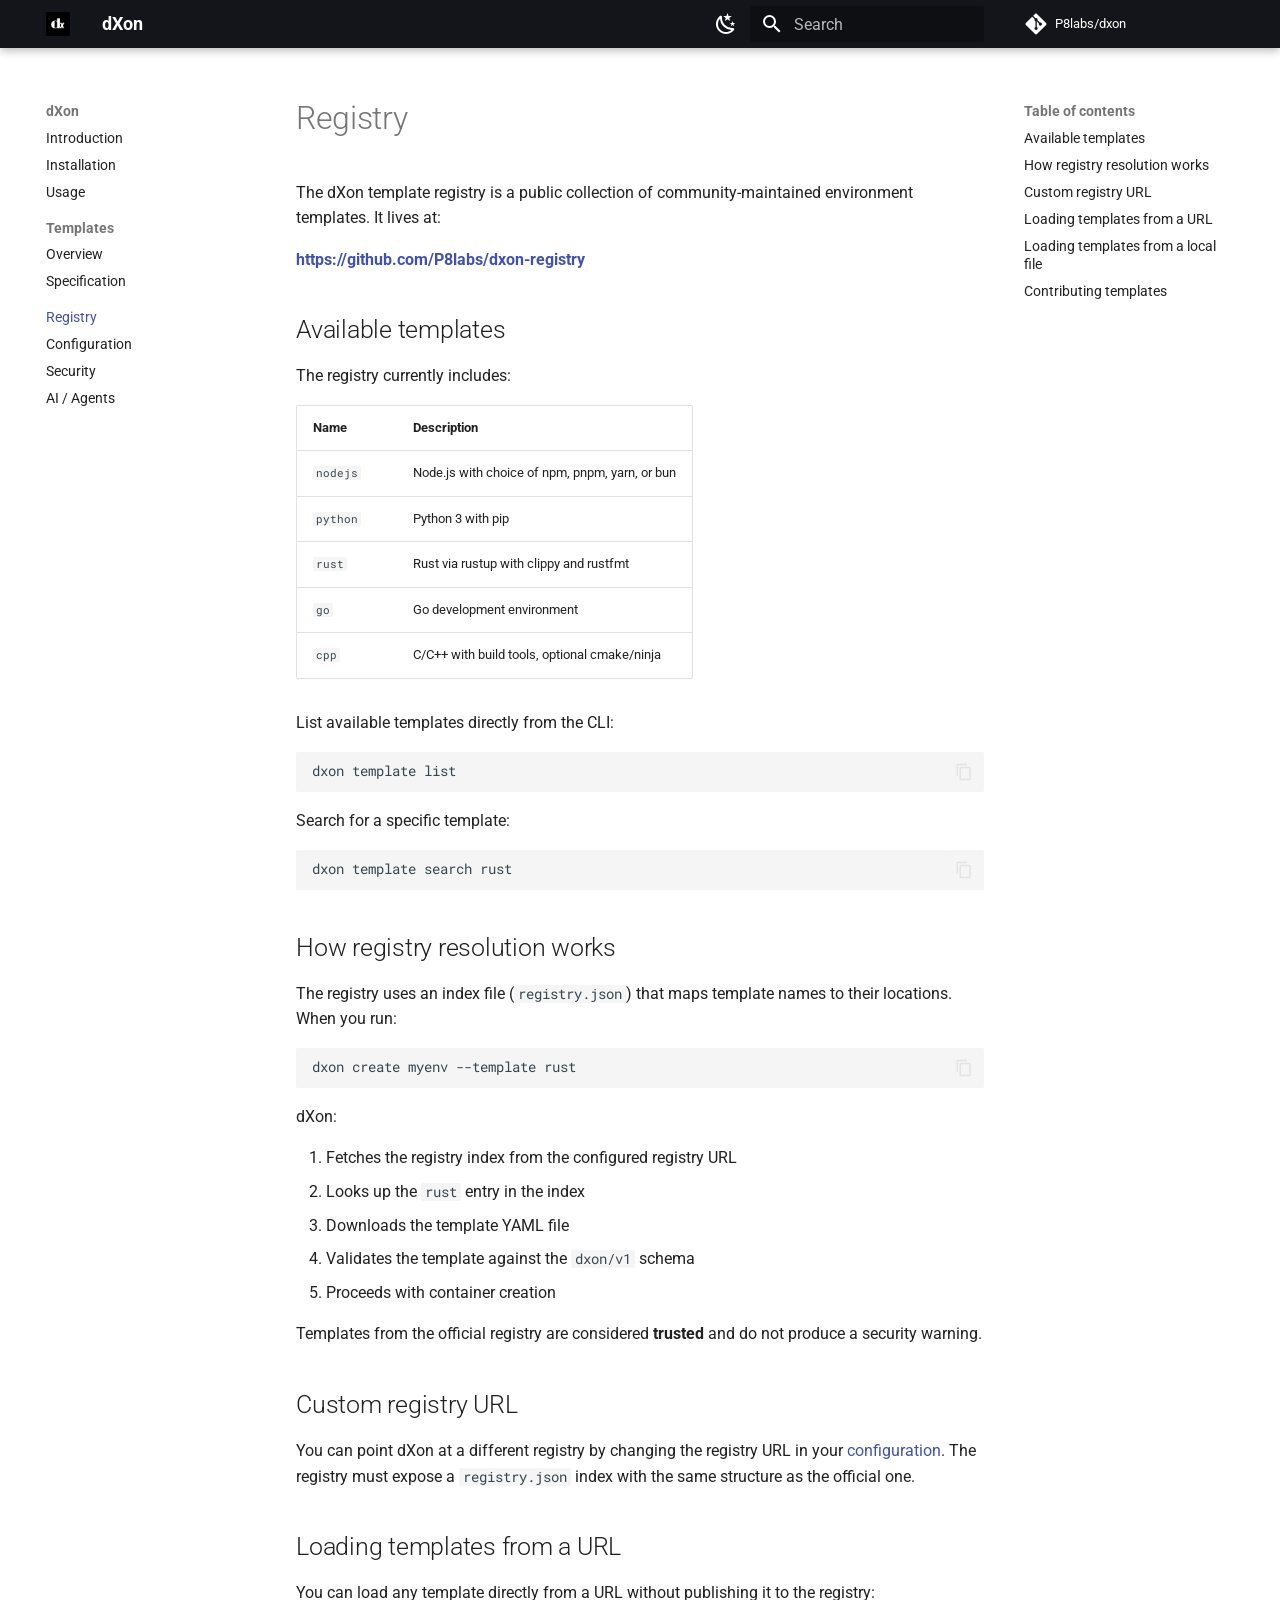
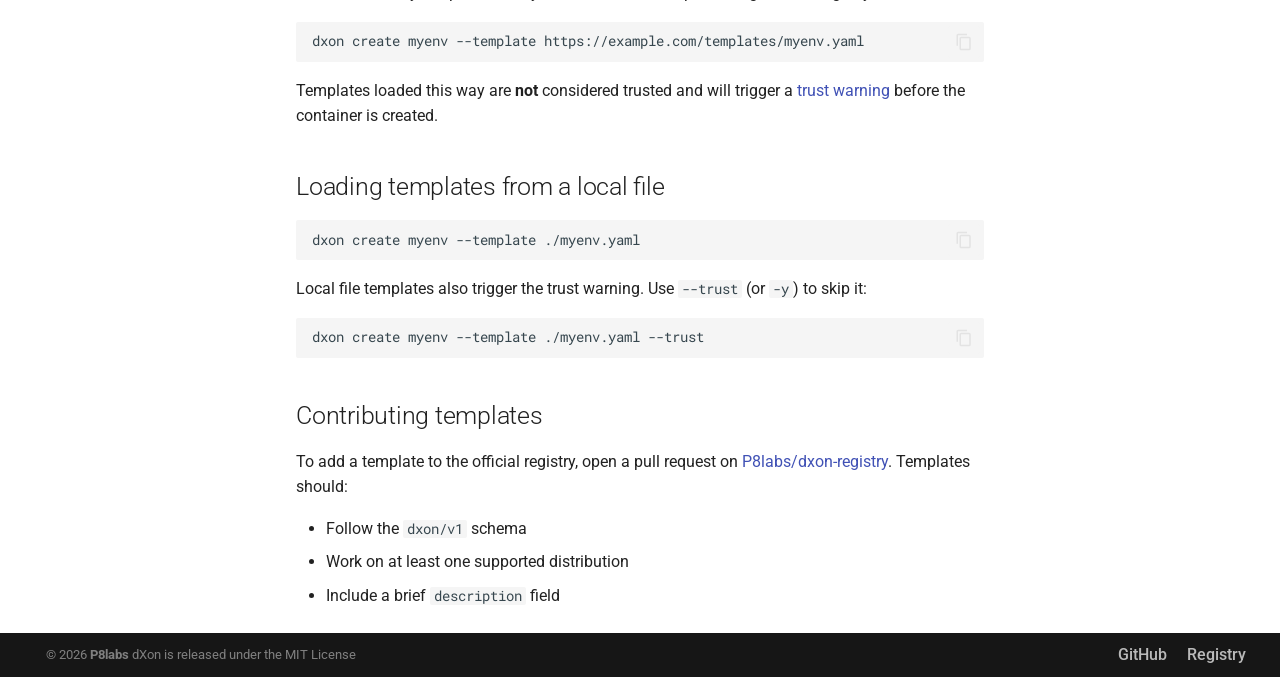
<file: registry/index.html>
<!doctype html>
<html lang="en" class="no-js">
  <head>
    
      <meta charset="utf-8">
      <meta name="viewport" content="width=device-width,initial-scale=1">
      
        <meta name="description" content="dXon – lightweight development container manager">
      
      
      
        <link rel="canonical" href="https://dxon.p8labs.in/registry/">
      
      
        <link rel="prev" href="../template-spec/">
      
      
        <link rel="next" href="../configuration/">
      
      
        
      
      
      <link rel="icon" href="../assets/images/dxon.png">
      <meta name="generator" content="mkdocs-1.6.0, mkdocs-material-9.7.6">
    
    
      
        <title>Registry - dXon</title>
      
    
    
      <link rel="stylesheet" href="../assets/stylesheets/main.484c7ddc.min.css">
      
        
        <link rel="stylesheet" href="../assets/stylesheets/palette.ab4e12ef.min.css">
      
      


    
    
      
    
    
      
        
        
        <link rel="preconnect" href="https://fonts.gstatic.com" crossorigin>
        <link rel="stylesheet" href="https://fonts.googleapis.com/css?family=Roboto:300,300i,400,400i,700,700i%7CRoboto+Mono:400,400i,700,700i&display=fallback">
        <style>:root{--md-text-font:"Roboto";--md-code-font:"Roboto Mono"}</style>
      
    
    
      <link rel="stylesheet" href="../stylesheets/extra.css">
    
    <script>__md_scope=new URL("..",location),__md_hash=e=>[...e].reduce(((e,_)=>(e<<5)-e+_.charCodeAt(0)),0),__md_get=(e,_=localStorage,t=__md_scope)=>JSON.parse(_.getItem(t.pathname+"."+e)),__md_set=(e,_,t=localStorage,a=__md_scope)=>{try{t.setItem(a.pathname+"."+e,JSON.stringify(_))}catch(e){}}</script>
    
      

    
    
  </head>
  
  
    
    
      
    
    
    
    
    <body dir="ltr" data-md-color-scheme="default" data-md-color-primary="black" data-md-color-accent="indigo">
  
    
    <input class="md-toggle" data-md-toggle="drawer" type="checkbox" id="__drawer" autocomplete="off">
    <input class="md-toggle" data-md-toggle="search" type="checkbox" id="__search" autocomplete="off">
    <label class="md-overlay" for="__drawer"></label>
    <div data-md-component="skip">
      
        
        <a href="#registry" class="md-skip">
          Skip to content
        </a>
      
    </div>
    <div data-md-component="announce">
      
    </div>
    
      <div data-md-color-scheme="default" data-md-component="outdated" hidden>
        
      </div>
    
    
      

  

<header class="md-header md-header--shadow" data-md-component="header">
  <nav class="md-header__inner md-grid" aria-label="Header">
    <a href=".." title="dXon" class="md-header__button md-logo" aria-label="dXon" data-md-component="logo">
      
  <img src="../assets/images/dxon_sqr.png" alt="logo">

    </a>
    <label class="md-header__button md-icon" for="__drawer">
      
      <svg xmlns="http://www.w3.org/2000/svg" viewBox="0 0 24 24"><path d="M3 6h18v2H3zm0 5h18v2H3zm0 5h18v2H3z"/></svg>
    </label>
    <div class="md-header__title" data-md-component="header-title">
      <div class="md-header__ellipsis">
        <div class="md-header__topic">
          <span class="md-ellipsis">
            dXon
          </span>
        </div>
        <div class="md-header__topic" data-md-component="header-topic">
          <span class="md-ellipsis">
            
              Registry
            
          </span>
        </div>
      </div>
    </div>
    
      
        <form class="md-header__option" data-md-component="palette">
  
    
    
    
    <input class="md-option" data-md-color-media="" data-md-color-scheme="default" data-md-color-primary="black" data-md-color-accent="indigo"  aria-label="Switch to dark mode"  type="radio" name="__palette" id="__palette_0">
    
      <label class="md-header__button md-icon" title="Switch to dark mode" for="__palette_1" hidden>
        <svg xmlns="http://www.w3.org/2000/svg" viewBox="0 0 24 24"><path d="m17.75 4.09-2.53 1.94.91 3.06-2.63-1.81-2.63 1.81.91-3.06-2.53-1.94L12.44 4l1.06-3 1.06 3zm3.5 6.91-1.64 1.25.59 1.98-1.7-1.17-1.7 1.17.59-1.98L15.75 11l2.06-.05L18.5 9l.69 1.95zm-2.28 4.95c.83-.08 1.72 1.1 1.19 1.85-.32.45-.66.87-1.08 1.27C15.17 23 8.84 23 4.94 19.07c-3.91-3.9-3.91-10.24 0-14.14.4-.4.82-.76 1.27-1.08.75-.53 1.93.36 1.85 1.19-.27 2.86.69 5.83 2.89 8.02a9.96 9.96 0 0 0 8.02 2.89m-1.64 2.02a12.08 12.08 0 0 1-7.8-3.47c-2.17-2.19-3.33-5-3.49-7.82-2.81 3.14-2.7 7.96.31 10.98 3.02 3.01 7.84 3.12 10.98.31"/></svg>
      </label>
    
  
    
    
    
    <input class="md-option" data-md-color-media="" data-md-color-scheme="slate" data-md-color-primary="black" data-md-color-accent="indigo"  aria-label="Switch to light mode"  type="radio" name="__palette" id="__palette_1">
    
      <label class="md-header__button md-icon" title="Switch to light mode" for="__palette_0" hidden>
        <svg xmlns="http://www.w3.org/2000/svg" viewBox="0 0 24 24"><path d="M12 7a5 5 0 0 1 5 5 5 5 0 0 1-5 5 5 5 0 0 1-5-5 5 5 0 0 1 5-5m0 2a3 3 0 0 0-3 3 3 3 0 0 0 3 3 3 3 0 0 0 3-3 3 3 0 0 0-3-3m0-7 2.39 3.42C13.65 5.15 12.84 5 12 5s-1.65.15-2.39.42zM3.34 7l4.16-.35A7.2 7.2 0 0 0 5.94 8.5c-.44.74-.69 1.5-.83 2.29zm.02 10 1.76-3.77a7.131 7.131 0 0 0 2.38 4.14zM20.65 7l-1.77 3.79a7.02 7.02 0 0 0-2.38-4.15zm-.01 10-4.14.36c.59-.51 1.12-1.14 1.54-1.86.42-.73.69-1.5.83-2.29zM12 22l-2.41-3.44c.74.27 1.55.44 2.41.44.82 0 1.63-.17 2.37-.44z"/></svg>
      </label>
    
  
</form>
      
    
    
      <script>var palette=__md_get("__palette");if(palette&&palette.color){if("(prefers-color-scheme)"===palette.color.media){var media=matchMedia("(prefers-color-scheme: light)"),input=document.querySelector(media.matches?"[data-md-color-media='(prefers-color-scheme: light)']":"[data-md-color-media='(prefers-color-scheme: dark)']");palette.color.media=input.getAttribute("data-md-color-media"),palette.color.scheme=input.getAttribute("data-md-color-scheme"),palette.color.primary=input.getAttribute("data-md-color-primary"),palette.color.accent=input.getAttribute("data-md-color-accent")}for(var[key,value]of Object.entries(palette.color))document.body.setAttribute("data-md-color-"+key,value)}</script>
    
    
    
      
      
        <label class="md-header__button md-icon" for="__search">
          
          <svg xmlns="http://www.w3.org/2000/svg" viewBox="0 0 24 24"><path d="M9.5 3A6.5 6.5 0 0 1 16 9.5c0 1.61-.59 3.09-1.56 4.23l.27.27h.79l5 5-1.5 1.5-5-5v-.79l-.27-.27A6.52 6.52 0 0 1 9.5 16 6.5 6.5 0 0 1 3 9.5 6.5 6.5 0 0 1 9.5 3m0 2C7 5 5 7 5 9.5S7 14 9.5 14 14 12 14 9.5 12 5 9.5 5"/></svg>
        </label>
        <div class="md-search" data-md-component="search" role="dialog">
  <label class="md-search__overlay" for="__search"></label>
  <div class="md-search__inner" role="search">
    <form class="md-search__form" name="search">
      <input type="text" class="md-search__input" name="query" aria-label="Search" placeholder="Search" autocapitalize="off" autocorrect="off" autocomplete="off" spellcheck="false" data-md-component="search-query" required>
      <label class="md-search__icon md-icon" for="__search">
        
        <svg xmlns="http://www.w3.org/2000/svg" viewBox="0 0 24 24"><path d="M9.5 3A6.5 6.5 0 0 1 16 9.5c0 1.61-.59 3.09-1.56 4.23l.27.27h.79l5 5-1.5 1.5-5-5v-.79l-.27-.27A6.52 6.52 0 0 1 9.5 16 6.5 6.5 0 0 1 3 9.5 6.5 6.5 0 0 1 9.5 3m0 2C7 5 5 7 5 9.5S7 14 9.5 14 14 12 14 9.5 12 5 9.5 5"/></svg>
        
        <svg xmlns="http://www.w3.org/2000/svg" viewBox="0 0 24 24"><path d="M20 11v2H8l5.5 5.5-1.42 1.42L4.16 12l7.92-7.92L13.5 5.5 8 11z"/></svg>
      </label>
      <nav class="md-search__options" aria-label="Search">
        
          <a href="javascript:void(0)" class="md-search__icon md-icon" title="Share" aria-label="Share" data-clipboard data-clipboard-text="" data-md-component="search-share" tabindex="-1">
            
            <svg xmlns="http://www.w3.org/2000/svg" viewBox="0 0 24 24"><path d="M18 16.08c-.76 0-1.44.3-1.96.77L8.91 12.7c.05-.23.09-.46.09-.7s-.04-.47-.09-.7l7.05-4.11c.54.5 1.25.81 2.04.81a3 3 0 0 0 3-3 3 3 0 0 0-3-3 3 3 0 0 0-3 3c0 .24.04.47.09.7L8.04 9.81C7.5 9.31 6.79 9 6 9a3 3 0 0 0-3 3 3 3 0 0 0 3 3c.79 0 1.5-.31 2.04-.81l7.12 4.15c-.05.21-.08.43-.08.66 0 1.61 1.31 2.91 2.92 2.91s2.92-1.3 2.92-2.91A2.92 2.92 0 0 0 18 16.08"/></svg>
          </a>
        
        <button type="reset" class="md-search__icon md-icon" title="Clear" aria-label="Clear" tabindex="-1">
          
          <svg xmlns="http://www.w3.org/2000/svg" viewBox="0 0 24 24"><path d="M19 6.41 17.59 5 12 10.59 6.41 5 5 6.41 10.59 12 5 17.59 6.41 19 12 13.41 17.59 19 19 17.59 13.41 12z"/></svg>
        </button>
      </nav>
      
    </form>
    <div class="md-search__output">
      <div class="md-search__scrollwrap" tabindex="0" data-md-scrollfix>
        <div class="md-search-result" data-md-component="search-result">
          <div class="md-search-result__meta">
            Initializing search
          </div>
          <ol class="md-search-result__list" role="presentation"></ol>
        </div>
      </div>
    </div>
  </div>
</div>
      
    
    
      <div class="md-header__source">
        <a href="https://github.com/P8labs/dxon" title="Go to repository" class="md-source" data-md-component="source">
  <div class="md-source__icon md-icon">
    
    <svg xmlns="http://www.w3.org/2000/svg" viewBox="0 0 448 512"><!--! Font Awesome Free 7.1.0 by @fontawesome - https://fontawesome.com License - https://fontawesome.com/license/free (Icons: CC BY 4.0, Fonts: SIL OFL 1.1, Code: MIT License) Copyright 2025 Fonticons, Inc.--><path d="M439.6 236.1 244 40.5c-5.4-5.5-12.8-8.5-20.4-8.5s-15 3-20.4 8.4L162.5 81l51.5 51.5c27.1-9.1 52.7 16.8 43.4 43.7l49.7 49.7c34.2-11.8 61.2 31 35.5 56.7-26.5 26.5-70.2-2.9-56-37.3L240.3 199v121.9c25.3 12.5 22.3 41.8 9.1 55-6.4 6.4-15.2 10.1-24.3 10.1s-17.8-3.6-24.3-10.1c-17.6-17.6-11.1-46.9 11.2-56v-123c-20.8-8.5-24.6-30.7-18.6-45L142.6 101 8.5 235.1C3 240.6 0 247.9 0 255.5s3 15 8.5 20.4l195.6 195.7c5.4 5.4 12.7 8.4 20.4 8.4s15-3 20.4-8.4l194.7-194.7c5.4-5.4 8.4-12.8 8.4-20.4s-3-15-8.4-20.4"/></svg>
  </div>
  <div class="md-source__repository">
    P8labs/dxon
  </div>
</a>
      </div>
    
  </nav>
  
</header>
    
    <div class="md-container" data-md-component="container">
      
      
        
          
        
      
      <main class="md-main" data-md-component="main">
        <div class="md-main__inner md-grid">
          
            
              
              <div class="md-sidebar md-sidebar--primary" data-md-component="sidebar" data-md-type="navigation" >
                <div class="md-sidebar__scrollwrap">
                  <div class="md-sidebar__inner">
                    



<nav class="md-nav md-nav--primary" aria-label="Navigation" data-md-level="0">
  <label class="md-nav__title" for="__drawer">
    <a href=".." title="dXon" class="md-nav__button md-logo" aria-label="dXon" data-md-component="logo">
      
  <img src="../assets/images/dxon_sqr.png" alt="logo">

    </a>
    dXon
  </label>
  
    <div class="md-nav__source">
      <a href="https://github.com/P8labs/dxon" title="Go to repository" class="md-source" data-md-component="source">
  <div class="md-source__icon md-icon">
    
    <svg xmlns="http://www.w3.org/2000/svg" viewBox="0 0 448 512"><!--! Font Awesome Free 7.1.0 by @fontawesome - https://fontawesome.com License - https://fontawesome.com/license/free (Icons: CC BY 4.0, Fonts: SIL OFL 1.1, Code: MIT License) Copyright 2025 Fonticons, Inc.--><path d="M439.6 236.1 244 40.5c-5.4-5.5-12.8-8.5-20.4-8.5s-15 3-20.4 8.4L162.5 81l51.5 51.5c27.1-9.1 52.7 16.8 43.4 43.7l49.7 49.7c34.2-11.8 61.2 31 35.5 56.7-26.5 26.5-70.2-2.9-56-37.3L240.3 199v121.9c25.3 12.5 22.3 41.8 9.1 55-6.4 6.4-15.2 10.1-24.3 10.1s-17.8-3.6-24.3-10.1c-17.6-17.6-11.1-46.9 11.2-56v-123c-20.8-8.5-24.6-30.7-18.6-45L142.6 101 8.5 235.1C3 240.6 0 247.9 0 255.5s3 15 8.5 20.4l195.6 195.7c5.4 5.4 12.7 8.4 20.4 8.4s15-3 20.4-8.4l194.7-194.7c5.4-5.4 8.4-12.8 8.4-20.4s-3-15-8.4-20.4"/></svg>
  </div>
  <div class="md-source__repository">
    P8labs/dxon
  </div>
</a>
    </div>
  
  <ul class="md-nav__list" data-md-scrollfix>
    
      
      
  
  
  
  
    <li class="md-nav__item">
      <a href=".." class="md-nav__link">
        
  
  
  <span class="md-ellipsis">
    
  
    Introduction
  

    
  </span>
  
  

      </a>
    </li>
  

    
      
      
  
  
  
  
    <li class="md-nav__item">
      <a href="../installation/" class="md-nav__link">
        
  
  
  <span class="md-ellipsis">
    
  
    Installation
  

    
  </span>
  
  

      </a>
    </li>
  

    
      
      
  
  
  
  
    <li class="md-nav__item">
      <a href="../usage/" class="md-nav__link">
        
  
  
  <span class="md-ellipsis">
    
  
    Usage
  

    
  </span>
  
  

      </a>
    </li>
  

    
      
      
  
  
  
  
    
    
    
    
      
        
        
      
    
    
    <li class="md-nav__item md-nav__item--section md-nav__item--nested">
      
        
        
        <input class="md-nav__toggle md-toggle " type="checkbox" id="__nav_4" >
        
          
          <label class="md-nav__link" for="__nav_4" id="__nav_4_label" tabindex="">
            
  
  
  <span class="md-ellipsis">
    
  
    Templates
  

    
  </span>
  
  

            <span class="md-nav__icon md-icon"></span>
          </label>
        
        <nav class="md-nav" data-md-level="1" aria-labelledby="__nav_4_label" aria-expanded="false">
          <label class="md-nav__title" for="__nav_4">
            <span class="md-nav__icon md-icon"></span>
            
  
    Templates
  

          </label>
          <ul class="md-nav__list" data-md-scrollfix>
            
              
                
  
  
  
  
    <li class="md-nav__item">
      <a href="../templates/" class="md-nav__link">
        
  
  
  <span class="md-ellipsis">
    
  
    Overview
  

    
  </span>
  
  

      </a>
    </li>
  

              
            
              
                
  
  
  
  
    <li class="md-nav__item">
      <a href="../template-spec/" class="md-nav__link">
        
  
  
  <span class="md-ellipsis">
    
  
    Specification
  

    
  </span>
  
  

      </a>
    </li>
  

              
            
          </ul>
        </nav>
      
    </li>
  

    
      
      
  
  
    
  
  
  
    <li class="md-nav__item md-nav__item--active">
      
      <input class="md-nav__toggle md-toggle" type="checkbox" id="__toc">
      
      
        
      
      
        <label class="md-nav__link md-nav__link--active" for="__toc">
          
  
  
  <span class="md-ellipsis">
    
  
    Registry
  

    
  </span>
  
  

          <span class="md-nav__icon md-icon"></span>
        </label>
      
      <a href="./" class="md-nav__link md-nav__link--active">
        
  
  
  <span class="md-ellipsis">
    
  
    Registry
  

    
  </span>
  
  

      </a>
      
        

<nav class="md-nav md-nav--secondary" aria-label="Table of contents">
  
  
  
    
  
  
    <label class="md-nav__title" for="__toc">
      <span class="md-nav__icon md-icon"></span>
      Table of contents
    </label>
    <ul class="md-nav__list" data-md-component="toc" data-md-scrollfix>
      
        <li class="md-nav__item">
  <a href="#available-templates" class="md-nav__link">
    <span class="md-ellipsis">
      
        Available templates
      
    </span>
  </a>
  
</li>
      
        <li class="md-nav__item">
  <a href="#how-registry-resolution-works" class="md-nav__link">
    <span class="md-ellipsis">
      
        How registry resolution works
      
    </span>
  </a>
  
</li>
      
        <li class="md-nav__item">
  <a href="#custom-registry-url" class="md-nav__link">
    <span class="md-ellipsis">
      
        Custom registry URL
      
    </span>
  </a>
  
</li>
      
        <li class="md-nav__item">
  <a href="#loading-templates-from-a-url" class="md-nav__link">
    <span class="md-ellipsis">
      
        Loading templates from a URL
      
    </span>
  </a>
  
</li>
      
        <li class="md-nav__item">
  <a href="#loading-templates-from-a-local-file" class="md-nav__link">
    <span class="md-ellipsis">
      
        Loading templates from a local file
      
    </span>
  </a>
  
</li>
      
        <li class="md-nav__item">
  <a href="#contributing-templates" class="md-nav__link">
    <span class="md-ellipsis">
      
        Contributing templates
      
    </span>
  </a>
  
</li>
      
    </ul>
  
</nav>
      
    </li>
  

    
      
      
  
  
  
  
    <li class="md-nav__item">
      <a href="../configuration/" class="md-nav__link">
        
  
  
  <span class="md-ellipsis">
    
  
    Configuration
  

    
  </span>
  
  

      </a>
    </li>
  

    
      
      
  
  
  
  
    <li class="md-nav__item">
      <a href="../security/" class="md-nav__link">
        
  
  
  <span class="md-ellipsis">
    
  
    Security
  

    
  </span>
  
  

      </a>
    </li>
  

    
      
      
  
  
  
  
    <li class="md-nav__item">
      <a href="../ai/" class="md-nav__link">
        
  
  
  <span class="md-ellipsis">
    
  
    AI / Agents
  

    
  </span>
  
  

      </a>
    </li>
  

    
  </ul>
</nav>
                  </div>
                </div>
              </div>
            
            
              
              <div class="md-sidebar md-sidebar--secondary" data-md-component="sidebar" data-md-type="toc" >
                <div class="md-sidebar__scrollwrap">
                  <div class="md-sidebar__inner">
                    

<nav class="md-nav md-nav--secondary" aria-label="Table of contents">
  
  
  
    
  
  
    <label class="md-nav__title" for="__toc">
      <span class="md-nav__icon md-icon"></span>
      Table of contents
    </label>
    <ul class="md-nav__list" data-md-component="toc" data-md-scrollfix>
      
        <li class="md-nav__item">
  <a href="#available-templates" class="md-nav__link">
    <span class="md-ellipsis">
      
        Available templates
      
    </span>
  </a>
  
</li>
      
        <li class="md-nav__item">
  <a href="#how-registry-resolution-works" class="md-nav__link">
    <span class="md-ellipsis">
      
        How registry resolution works
      
    </span>
  </a>
  
</li>
      
        <li class="md-nav__item">
  <a href="#custom-registry-url" class="md-nav__link">
    <span class="md-ellipsis">
      
        Custom registry URL
      
    </span>
  </a>
  
</li>
      
        <li class="md-nav__item">
  <a href="#loading-templates-from-a-url" class="md-nav__link">
    <span class="md-ellipsis">
      
        Loading templates from a URL
      
    </span>
  </a>
  
</li>
      
        <li class="md-nav__item">
  <a href="#loading-templates-from-a-local-file" class="md-nav__link">
    <span class="md-ellipsis">
      
        Loading templates from a local file
      
    </span>
  </a>
  
</li>
      
        <li class="md-nav__item">
  <a href="#contributing-templates" class="md-nav__link">
    <span class="md-ellipsis">
      
        Contributing templates
      
    </span>
  </a>
  
</li>
      
    </ul>
  
</nav>
                  </div>
                </div>
              </div>
            
          
          
            <div class="md-content" data-md-component="content">
              
              <article class="md-content__inner md-typeset">
                
                  


  
  


<h1 id="registry">Registry<a class="headerlink" href="#registry" title="Permanent link">&para;</a></h1>
<p>The dXon template registry is a public collection of community-maintained environment templates. It lives at:</p>
<p><strong><a href="https://github.com/P8labs/dxon-registry">https://github.com/P8labs/dxon-registry</a></strong></p>
<h2 id="available-templates">Available templates<a class="headerlink" href="#available-templates" title="Permanent link">&para;</a></h2>
<p>The registry currently includes:</p>
<table>
<thead>
<tr>
<th>Name</th>
<th>Description</th>
</tr>
</thead>
<tbody>
<tr>
<td><code>nodejs</code></td>
<td>Node.js with choice of npm, pnpm, yarn, or bun</td>
</tr>
<tr>
<td><code>python</code></td>
<td>Python 3 with pip</td>
</tr>
<tr>
<td><code>rust</code></td>
<td>Rust via rustup with clippy and rustfmt</td>
</tr>
<tr>
<td><code>go</code></td>
<td>Go development environment</td>
</tr>
<tr>
<td><code>cpp</code></td>
<td>C/C++ with build tools, optional cmake/ninja</td>
</tr>
</tbody>
</table>
<p>List available templates directly from the CLI:</p>
<div class="highlight"><pre><span></span><code><a id="__codelineno-0-1" name="__codelineno-0-1" href="#__codelineno-0-1"></a>dxon<span class="w"> </span>template<span class="w"> </span>list
</code></pre></div>
<p>Search for a specific template:</p>
<div class="highlight"><pre><span></span><code><a id="__codelineno-1-1" name="__codelineno-1-1" href="#__codelineno-1-1"></a>dxon<span class="w"> </span>template<span class="w"> </span>search<span class="w"> </span>rust
</code></pre></div>
<h2 id="how-registry-resolution-works">How registry resolution works<a class="headerlink" href="#how-registry-resolution-works" title="Permanent link">&para;</a></h2>
<p>The registry uses an index file (<code>registry.json</code>) that maps template names to their locations. When you run:</p>
<div class="highlight"><pre><span></span><code><a id="__codelineno-2-1" name="__codelineno-2-1" href="#__codelineno-2-1"></a>dxon<span class="w"> </span>create<span class="w"> </span>myenv<span class="w"> </span>--template<span class="w"> </span>rust
</code></pre></div>
<p>dXon:</p>
<ol>
<li>Fetches the registry index from the configured registry URL</li>
<li>Looks up the <code>rust</code> entry in the index</li>
<li>Downloads the template YAML file</li>
<li>Validates the template against the <code>dxon/v1</code> schema</li>
<li>Proceeds with container creation</li>
</ol>
<p>Templates from the official registry are considered <strong>trusted</strong> and do not produce a security warning.</p>
<h2 id="custom-registry-url">Custom registry URL<a class="headerlink" href="#custom-registry-url" title="Permanent link">&para;</a></h2>
<p>You can point dXon at a different registry by changing the registry URL in your <a href="../configuration/">configuration</a>. The registry must expose a <code>registry.json</code> index with the same structure as the official one.</p>
<h2 id="loading-templates-from-a-url">Loading templates from a URL<a class="headerlink" href="#loading-templates-from-a-url" title="Permanent link">&para;</a></h2>
<p>You can load any template directly from a URL without publishing it to the registry:</p>
<div class="highlight"><pre><span></span><code><a id="__codelineno-3-1" name="__codelineno-3-1" href="#__codelineno-3-1"></a>dxon<span class="w"> </span>create<span class="w"> </span>myenv<span class="w"> </span>--template<span class="w"> </span>https://example.com/templates/myenv.yaml
</code></pre></div>
<p>Templates loaded this way are <strong>not</strong> considered trusted and will trigger a <a href="../security/">trust warning</a> before the container is created.</p>
<h2 id="loading-templates-from-a-local-file">Loading templates from a local file<a class="headerlink" href="#loading-templates-from-a-local-file" title="Permanent link">&para;</a></h2>
<div class="highlight"><pre><span></span><code><a id="__codelineno-4-1" name="__codelineno-4-1" href="#__codelineno-4-1"></a>dxon<span class="w"> </span>create<span class="w"> </span>myenv<span class="w"> </span>--template<span class="w"> </span>./myenv.yaml
</code></pre></div>
<p>Local file templates also trigger the trust warning. Use <code>--trust</code> (or <code>-y</code>) to skip it:</p>
<div class="highlight"><pre><span></span><code><a id="__codelineno-5-1" name="__codelineno-5-1" href="#__codelineno-5-1"></a>dxon<span class="w"> </span>create<span class="w"> </span>myenv<span class="w"> </span>--template<span class="w"> </span>./myenv.yaml<span class="w"> </span>--trust
</code></pre></div>
<h2 id="contributing-templates">Contributing templates<a class="headerlink" href="#contributing-templates" title="Permanent link">&para;</a></h2>
<p>To add a template to the official registry, open a pull request on <a href="https://github.com/P8labs/dxon-registry">P8labs/dxon-registry</a>. Templates should:</p>
<ul>
<li>Follow the <code>dxon/v1</code> schema</li>
<li>Work on at least one supported distribution</li>
<li>Include a brief <code>description</code> field</li>
</ul>












                
              </article>
            </div>
          
          
<script>var target=document.getElementById(location.hash.slice(1));target&&target.name&&(target.checked=target.name.startsWith("__tabbed_"))</script>
        </div>
        
          <button type="button" class="md-top md-icon" data-md-component="top" hidden>
  
  <svg xmlns="http://www.w3.org/2000/svg" viewBox="0 0 24 24"><path d="M13 20h-2V8l-5.5 5.5-1.42-1.42L12 4.16l7.92 7.92-1.42 1.42L13 8z"/></svg>
  Back to top
</button>
        
      </main>
      
        
<footer class="md-footer">

    <div class="md-footer-meta md-typeset">
        <div class="md-footer-meta__inner md-grid">

            <div class="md-copyright">
                <span>
                    © 2026 <strong>P8labs</strong>
                </span>
                <span>
                    dXon is released under the MIT License
                </span>
            </div>

            <div class="footer-right">
                <a href="https://github.com/P8labs/dxon" target="_blank">
                    GitHub
                </a>
                <a href="https://github.com/P8labs/dxon-registry" target="_blank">
                    Registry
                </a>
            </div>

        </div>
    </div>

</footer>

      
    </div>
    <div class="md-dialog" data-md-component="dialog">
      <div class="md-dialog__inner md-typeset"></div>
    </div>
    
    
    
      
      
      <script id="__config" type="application/json">{"annotate": null, "base": "..", "features": ["navigation.sections", "navigation.top", "navigation.footer", "navigation.instant", "navigation.tracking", "search.highlight", "search.share", "content.code.copy", "content.code.annotate"], "search": "../assets/javascripts/workers/search.2c215733.min.js", "tags": null, "translations": {"clipboard.copied": "Copied to clipboard", "clipboard.copy": "Copy to clipboard", "search.result.more.one": "1 more on this page", "search.result.more.other": "# more on this page", "search.result.none": "No matching documents", "search.result.one": "1 matching document", "search.result.other": "# matching documents", "search.result.placeholder": "Type to start searching", "search.result.term.missing": "Missing", "select.version": "Select version"}, "version": 1.0}</script>
    
    
      <script src="../assets/javascripts/bundle.79ae519e.min.js"></script>
      
    
  </body>
</html>
</file>
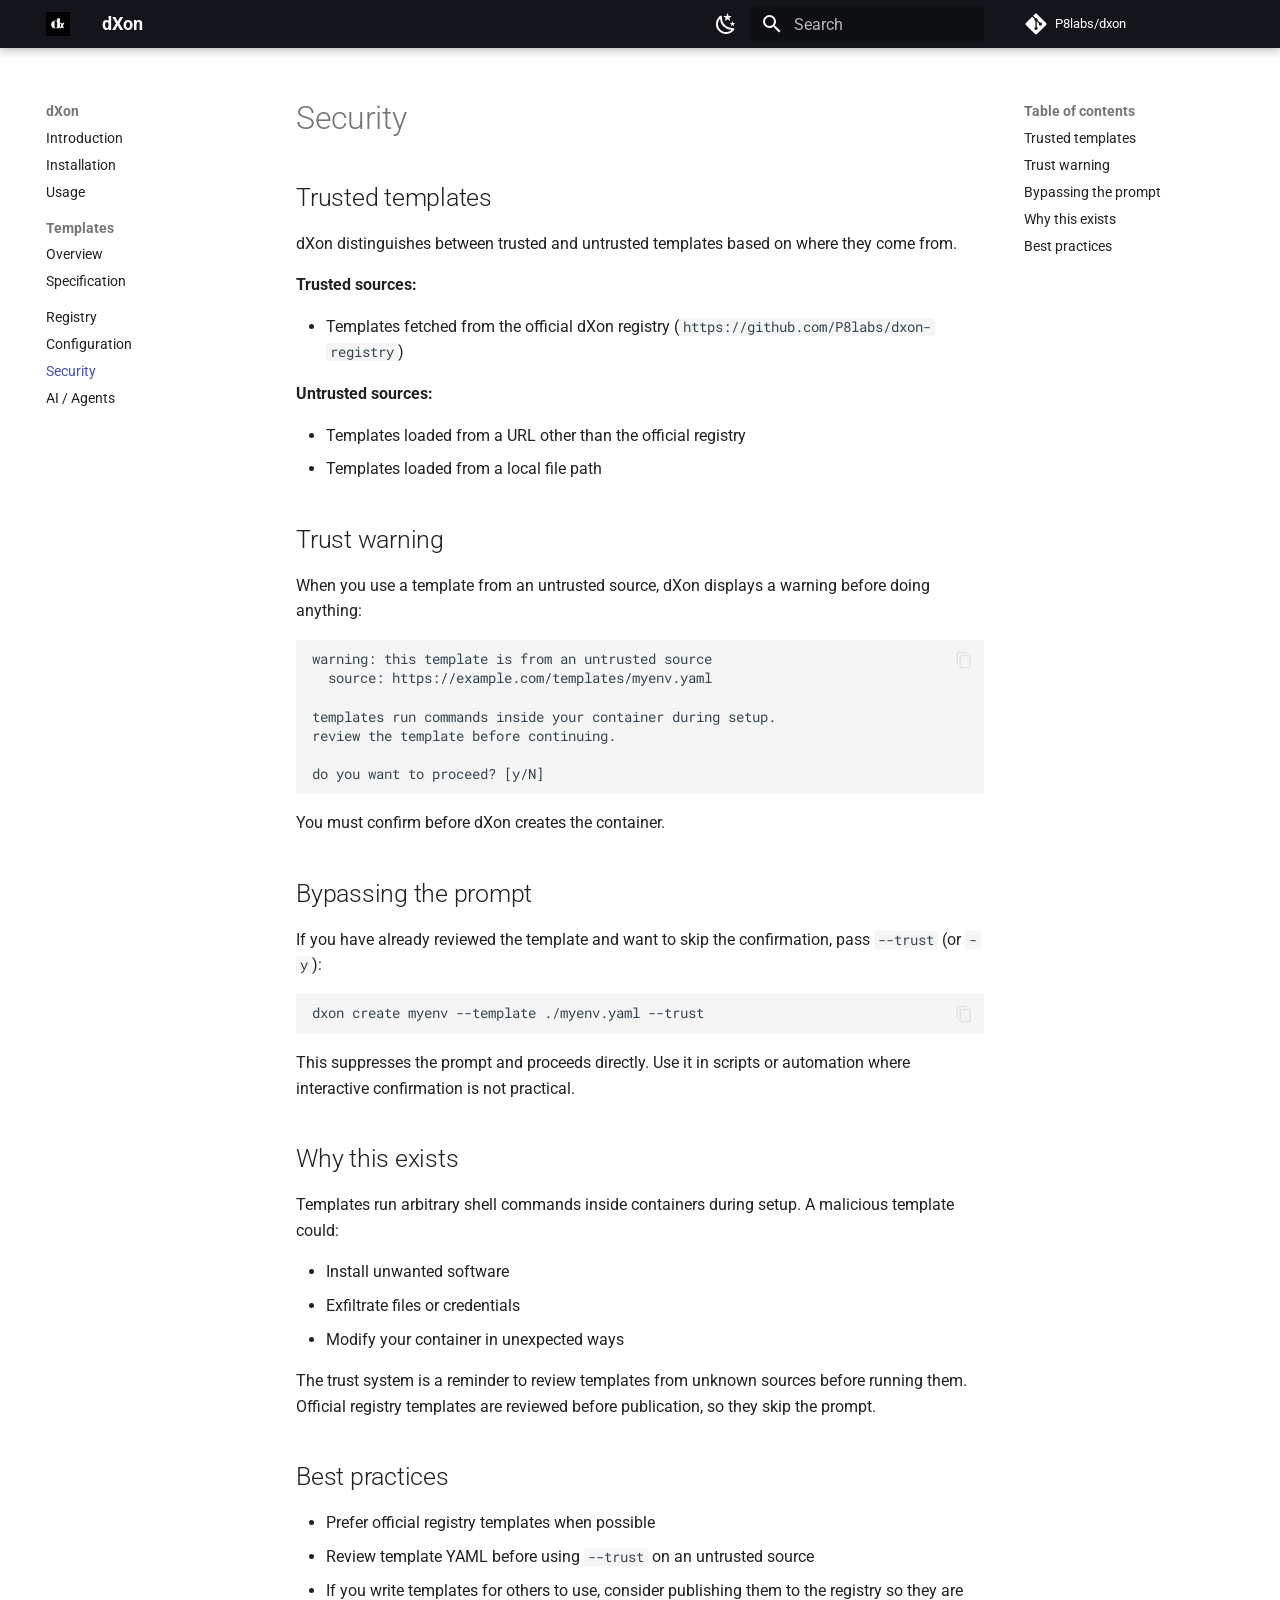
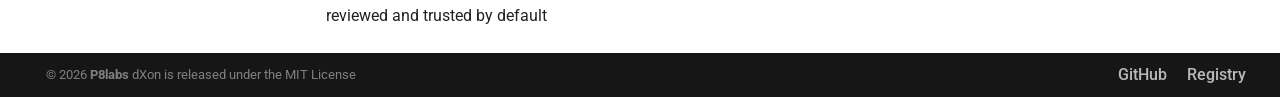
<file: security/index.html>
<!doctype html>
<html lang="en" class="no-js">
  <head>
    
      <meta charset="utf-8">
      <meta name="viewport" content="width=device-width,initial-scale=1">
      
        <meta name="description" content="dXon – lightweight development container manager">
      
      
      
        <link rel="canonical" href="https://dxon.p8labs.in/security/">
      
      
        <link rel="prev" href="../configuration/">
      
      
        <link rel="next" href="../ai/">
      
      
        
      
      
      <link rel="icon" href="../assets/images/dxon.png">
      <meta name="generator" content="mkdocs-1.6.0, mkdocs-material-9.7.6">
    
    
      
        <title>Security - dXon</title>
      
    
    
      <link rel="stylesheet" href="../assets/stylesheets/main.484c7ddc.min.css">
      
        
        <link rel="stylesheet" href="../assets/stylesheets/palette.ab4e12ef.min.css">
      
      


    
    
      
    
    
      
        
        
        <link rel="preconnect" href="https://fonts.gstatic.com" crossorigin>
        <link rel="stylesheet" href="https://fonts.googleapis.com/css?family=Roboto:300,300i,400,400i,700,700i%7CRoboto+Mono:400,400i,700,700i&display=fallback">
        <style>:root{--md-text-font:"Roboto";--md-code-font:"Roboto Mono"}</style>
      
    
    
      <link rel="stylesheet" href="../stylesheets/extra.css">
    
    <script>__md_scope=new URL("..",location),__md_hash=e=>[...e].reduce(((e,_)=>(e<<5)-e+_.charCodeAt(0)),0),__md_get=(e,_=localStorage,t=__md_scope)=>JSON.parse(_.getItem(t.pathname+"."+e)),__md_set=(e,_,t=localStorage,a=__md_scope)=>{try{t.setItem(a.pathname+"."+e,JSON.stringify(_))}catch(e){}}</script>
    
      

    
    
  </head>
  
  
    
    
      
    
    
    
    
    <body dir="ltr" data-md-color-scheme="default" data-md-color-primary="black" data-md-color-accent="indigo">
  
    
    <input class="md-toggle" data-md-toggle="drawer" type="checkbox" id="__drawer" autocomplete="off">
    <input class="md-toggle" data-md-toggle="search" type="checkbox" id="__search" autocomplete="off">
    <label class="md-overlay" for="__drawer"></label>
    <div data-md-component="skip">
      
        
        <a href="#security" class="md-skip">
          Skip to content
        </a>
      
    </div>
    <div data-md-component="announce">
      
    </div>
    
      <div data-md-color-scheme="default" data-md-component="outdated" hidden>
        
      </div>
    
    
      

  

<header class="md-header md-header--shadow" data-md-component="header">
  <nav class="md-header__inner md-grid" aria-label="Header">
    <a href=".." title="dXon" class="md-header__button md-logo" aria-label="dXon" data-md-component="logo">
      
  <img src="../assets/images/dxon_sqr.png" alt="logo">

    </a>
    <label class="md-header__button md-icon" for="__drawer">
      
      <svg xmlns="http://www.w3.org/2000/svg" viewBox="0 0 24 24"><path d="M3 6h18v2H3zm0 5h18v2H3zm0 5h18v2H3z"/></svg>
    </label>
    <div class="md-header__title" data-md-component="header-title">
      <div class="md-header__ellipsis">
        <div class="md-header__topic">
          <span class="md-ellipsis">
            dXon
          </span>
        </div>
        <div class="md-header__topic" data-md-component="header-topic">
          <span class="md-ellipsis">
            
              Security
            
          </span>
        </div>
      </div>
    </div>
    
      
        <form class="md-header__option" data-md-component="palette">
  
    
    
    
    <input class="md-option" data-md-color-media="" data-md-color-scheme="default" data-md-color-primary="black" data-md-color-accent="indigo"  aria-label="Switch to dark mode"  type="radio" name="__palette" id="__palette_0">
    
      <label class="md-header__button md-icon" title="Switch to dark mode" for="__palette_1" hidden>
        <svg xmlns="http://www.w3.org/2000/svg" viewBox="0 0 24 24"><path d="m17.75 4.09-2.53 1.94.91 3.06-2.63-1.81-2.63 1.81.91-3.06-2.53-1.94L12.44 4l1.06-3 1.06 3zm3.5 6.91-1.64 1.25.59 1.98-1.7-1.17-1.7 1.17.59-1.98L15.75 11l2.06-.05L18.5 9l.69 1.95zm-2.28 4.95c.83-.08 1.72 1.1 1.19 1.85-.32.45-.66.87-1.08 1.27C15.17 23 8.84 23 4.94 19.07c-3.91-3.9-3.91-10.24 0-14.14.4-.4.82-.76 1.27-1.08.75-.53 1.93.36 1.85 1.19-.27 2.86.69 5.83 2.89 8.02a9.96 9.96 0 0 0 8.02 2.89m-1.64 2.02a12.08 12.08 0 0 1-7.8-3.47c-2.17-2.19-3.33-5-3.49-7.82-2.81 3.14-2.7 7.96.31 10.98 3.02 3.01 7.84 3.12 10.98.31"/></svg>
      </label>
    
  
    
    
    
    <input class="md-option" data-md-color-media="" data-md-color-scheme="slate" data-md-color-primary="black" data-md-color-accent="indigo"  aria-label="Switch to light mode"  type="radio" name="__palette" id="__palette_1">
    
      <label class="md-header__button md-icon" title="Switch to light mode" for="__palette_0" hidden>
        <svg xmlns="http://www.w3.org/2000/svg" viewBox="0 0 24 24"><path d="M12 7a5 5 0 0 1 5 5 5 5 0 0 1-5 5 5 5 0 0 1-5-5 5 5 0 0 1 5-5m0 2a3 3 0 0 0-3 3 3 3 0 0 0 3 3 3 3 0 0 0 3-3 3 3 0 0 0-3-3m0-7 2.39 3.42C13.65 5.15 12.84 5 12 5s-1.65.15-2.39.42zM3.34 7l4.16-.35A7.2 7.2 0 0 0 5.94 8.5c-.44.74-.69 1.5-.83 2.29zm.02 10 1.76-3.77a7.131 7.131 0 0 0 2.38 4.14zM20.65 7l-1.77 3.79a7.02 7.02 0 0 0-2.38-4.15zm-.01 10-4.14.36c.59-.51 1.12-1.14 1.54-1.86.42-.73.69-1.5.83-2.29zM12 22l-2.41-3.44c.74.27 1.55.44 2.41.44.82 0 1.63-.17 2.37-.44z"/></svg>
      </label>
    
  
</form>
      
    
    
      <script>var palette=__md_get("__palette");if(palette&&palette.color){if("(prefers-color-scheme)"===palette.color.media){var media=matchMedia("(prefers-color-scheme: light)"),input=document.querySelector(media.matches?"[data-md-color-media='(prefers-color-scheme: light)']":"[data-md-color-media='(prefers-color-scheme: dark)']");palette.color.media=input.getAttribute("data-md-color-media"),palette.color.scheme=input.getAttribute("data-md-color-scheme"),palette.color.primary=input.getAttribute("data-md-color-primary"),palette.color.accent=input.getAttribute("data-md-color-accent")}for(var[key,value]of Object.entries(palette.color))document.body.setAttribute("data-md-color-"+key,value)}</script>
    
    
    
      
      
        <label class="md-header__button md-icon" for="__search">
          
          <svg xmlns="http://www.w3.org/2000/svg" viewBox="0 0 24 24"><path d="M9.5 3A6.5 6.5 0 0 1 16 9.5c0 1.61-.59 3.09-1.56 4.23l.27.27h.79l5 5-1.5 1.5-5-5v-.79l-.27-.27A6.52 6.52 0 0 1 9.5 16 6.5 6.5 0 0 1 3 9.5 6.5 6.5 0 0 1 9.5 3m0 2C7 5 5 7 5 9.5S7 14 9.5 14 14 12 14 9.5 12 5 9.5 5"/></svg>
        </label>
        <div class="md-search" data-md-component="search" role="dialog">
  <label class="md-search__overlay" for="__search"></label>
  <div class="md-search__inner" role="search">
    <form class="md-search__form" name="search">
      <input type="text" class="md-search__input" name="query" aria-label="Search" placeholder="Search" autocapitalize="off" autocorrect="off" autocomplete="off" spellcheck="false" data-md-component="search-query" required>
      <label class="md-search__icon md-icon" for="__search">
        
        <svg xmlns="http://www.w3.org/2000/svg" viewBox="0 0 24 24"><path d="M9.5 3A6.5 6.5 0 0 1 16 9.5c0 1.61-.59 3.09-1.56 4.23l.27.27h.79l5 5-1.5 1.5-5-5v-.79l-.27-.27A6.52 6.52 0 0 1 9.5 16 6.5 6.5 0 0 1 3 9.5 6.5 6.5 0 0 1 9.5 3m0 2C7 5 5 7 5 9.5S7 14 9.5 14 14 12 14 9.5 12 5 9.5 5"/></svg>
        
        <svg xmlns="http://www.w3.org/2000/svg" viewBox="0 0 24 24"><path d="M20 11v2H8l5.5 5.5-1.42 1.42L4.16 12l7.92-7.92L13.5 5.5 8 11z"/></svg>
      </label>
      <nav class="md-search__options" aria-label="Search">
        
          <a href="javascript:void(0)" class="md-search__icon md-icon" title="Share" aria-label="Share" data-clipboard data-clipboard-text="" data-md-component="search-share" tabindex="-1">
            
            <svg xmlns="http://www.w3.org/2000/svg" viewBox="0 0 24 24"><path d="M18 16.08c-.76 0-1.44.3-1.96.77L8.91 12.7c.05-.23.09-.46.09-.7s-.04-.47-.09-.7l7.05-4.11c.54.5 1.25.81 2.04.81a3 3 0 0 0 3-3 3 3 0 0 0-3-3 3 3 0 0 0-3 3c0 .24.04.47.09.7L8.04 9.81C7.5 9.31 6.79 9 6 9a3 3 0 0 0-3 3 3 3 0 0 0 3 3c.79 0 1.5-.31 2.04-.81l7.12 4.15c-.05.21-.08.43-.08.66 0 1.61 1.31 2.91 2.92 2.91s2.92-1.3 2.92-2.91A2.92 2.92 0 0 0 18 16.08"/></svg>
          </a>
        
        <button type="reset" class="md-search__icon md-icon" title="Clear" aria-label="Clear" tabindex="-1">
          
          <svg xmlns="http://www.w3.org/2000/svg" viewBox="0 0 24 24"><path d="M19 6.41 17.59 5 12 10.59 6.41 5 5 6.41 10.59 12 5 17.59 6.41 19 12 13.41 17.59 19 19 17.59 13.41 12z"/></svg>
        </button>
      </nav>
      
    </form>
    <div class="md-search__output">
      <div class="md-search__scrollwrap" tabindex="0" data-md-scrollfix>
        <div class="md-search-result" data-md-component="search-result">
          <div class="md-search-result__meta">
            Initializing search
          </div>
          <ol class="md-search-result__list" role="presentation"></ol>
        </div>
      </div>
    </div>
  </div>
</div>
      
    
    
      <div class="md-header__source">
        <a href="https://github.com/P8labs/dxon" title="Go to repository" class="md-source" data-md-component="source">
  <div class="md-source__icon md-icon">
    
    <svg xmlns="http://www.w3.org/2000/svg" viewBox="0 0 448 512"><!--! Font Awesome Free 7.1.0 by @fontawesome - https://fontawesome.com License - https://fontawesome.com/license/free (Icons: CC BY 4.0, Fonts: SIL OFL 1.1, Code: MIT License) Copyright 2025 Fonticons, Inc.--><path d="M439.6 236.1 244 40.5c-5.4-5.5-12.8-8.5-20.4-8.5s-15 3-20.4 8.4L162.5 81l51.5 51.5c27.1-9.1 52.7 16.8 43.4 43.7l49.7 49.7c34.2-11.8 61.2 31 35.5 56.7-26.5 26.5-70.2-2.9-56-37.3L240.3 199v121.9c25.3 12.5 22.3 41.8 9.1 55-6.4 6.4-15.2 10.1-24.3 10.1s-17.8-3.6-24.3-10.1c-17.6-17.6-11.1-46.9 11.2-56v-123c-20.8-8.5-24.6-30.7-18.6-45L142.6 101 8.5 235.1C3 240.6 0 247.9 0 255.5s3 15 8.5 20.4l195.6 195.7c5.4 5.4 12.7 8.4 20.4 8.4s15-3 20.4-8.4l194.7-194.7c5.4-5.4 8.4-12.8 8.4-20.4s-3-15-8.4-20.4"/></svg>
  </div>
  <div class="md-source__repository">
    P8labs/dxon
  </div>
</a>
      </div>
    
  </nav>
  
</header>
    
    <div class="md-container" data-md-component="container">
      
      
        
          
        
      
      <main class="md-main" data-md-component="main">
        <div class="md-main__inner md-grid">
          
            
              
              <div class="md-sidebar md-sidebar--primary" data-md-component="sidebar" data-md-type="navigation" >
                <div class="md-sidebar__scrollwrap">
                  <div class="md-sidebar__inner">
                    



<nav class="md-nav md-nav--primary" aria-label="Navigation" data-md-level="0">
  <label class="md-nav__title" for="__drawer">
    <a href=".." title="dXon" class="md-nav__button md-logo" aria-label="dXon" data-md-component="logo">
      
  <img src="../assets/images/dxon_sqr.png" alt="logo">

    </a>
    dXon
  </label>
  
    <div class="md-nav__source">
      <a href="https://github.com/P8labs/dxon" title="Go to repository" class="md-source" data-md-component="source">
  <div class="md-source__icon md-icon">
    
    <svg xmlns="http://www.w3.org/2000/svg" viewBox="0 0 448 512"><!--! Font Awesome Free 7.1.0 by @fontawesome - https://fontawesome.com License - https://fontawesome.com/license/free (Icons: CC BY 4.0, Fonts: SIL OFL 1.1, Code: MIT License) Copyright 2025 Fonticons, Inc.--><path d="M439.6 236.1 244 40.5c-5.4-5.5-12.8-8.5-20.4-8.5s-15 3-20.4 8.4L162.5 81l51.5 51.5c27.1-9.1 52.7 16.8 43.4 43.7l49.7 49.7c34.2-11.8 61.2 31 35.5 56.7-26.5 26.5-70.2-2.9-56-37.3L240.3 199v121.9c25.3 12.5 22.3 41.8 9.1 55-6.4 6.4-15.2 10.1-24.3 10.1s-17.8-3.6-24.3-10.1c-17.6-17.6-11.1-46.9 11.2-56v-123c-20.8-8.5-24.6-30.7-18.6-45L142.6 101 8.5 235.1C3 240.6 0 247.9 0 255.5s3 15 8.5 20.4l195.6 195.7c5.4 5.4 12.7 8.4 20.4 8.4s15-3 20.4-8.4l194.7-194.7c5.4-5.4 8.4-12.8 8.4-20.4s-3-15-8.4-20.4"/></svg>
  </div>
  <div class="md-source__repository">
    P8labs/dxon
  </div>
</a>
    </div>
  
  <ul class="md-nav__list" data-md-scrollfix>
    
      
      
  
  
  
  
    <li class="md-nav__item">
      <a href=".." class="md-nav__link">
        
  
  
  <span class="md-ellipsis">
    
  
    Introduction
  

    
  </span>
  
  

      </a>
    </li>
  

    
      
      
  
  
  
  
    <li class="md-nav__item">
      <a href="../installation/" class="md-nav__link">
        
  
  
  <span class="md-ellipsis">
    
  
    Installation
  

    
  </span>
  
  

      </a>
    </li>
  

    
      
      
  
  
  
  
    <li class="md-nav__item">
      <a href="../usage/" class="md-nav__link">
        
  
  
  <span class="md-ellipsis">
    
  
    Usage
  

    
  </span>
  
  

      </a>
    </li>
  

    
      
      
  
  
  
  
    
    
    
    
      
        
        
      
    
    
    <li class="md-nav__item md-nav__item--section md-nav__item--nested">
      
        
        
        <input class="md-nav__toggle md-toggle " type="checkbox" id="__nav_4" >
        
          
          <label class="md-nav__link" for="__nav_4" id="__nav_4_label" tabindex="">
            
  
  
  <span class="md-ellipsis">
    
  
    Templates
  

    
  </span>
  
  

            <span class="md-nav__icon md-icon"></span>
          </label>
        
        <nav class="md-nav" data-md-level="1" aria-labelledby="__nav_4_label" aria-expanded="false">
          <label class="md-nav__title" for="__nav_4">
            <span class="md-nav__icon md-icon"></span>
            
  
    Templates
  

          </label>
          <ul class="md-nav__list" data-md-scrollfix>
            
              
                
  
  
  
  
    <li class="md-nav__item">
      <a href="../templates/" class="md-nav__link">
        
  
  
  <span class="md-ellipsis">
    
  
    Overview
  

    
  </span>
  
  

      </a>
    </li>
  

              
            
              
                
  
  
  
  
    <li class="md-nav__item">
      <a href="../template-spec/" class="md-nav__link">
        
  
  
  <span class="md-ellipsis">
    
  
    Specification
  

    
  </span>
  
  

      </a>
    </li>
  

              
            
          </ul>
        </nav>
      
    </li>
  

    
      
      
  
  
  
  
    <li class="md-nav__item">
      <a href="../registry/" class="md-nav__link">
        
  
  
  <span class="md-ellipsis">
    
  
    Registry
  

    
  </span>
  
  

      </a>
    </li>
  

    
      
      
  
  
  
  
    <li class="md-nav__item">
      <a href="../configuration/" class="md-nav__link">
        
  
  
  <span class="md-ellipsis">
    
  
    Configuration
  

    
  </span>
  
  

      </a>
    </li>
  

    
      
      
  
  
    
  
  
  
    <li class="md-nav__item md-nav__item--active">
      
      <input class="md-nav__toggle md-toggle" type="checkbox" id="__toc">
      
      
        
      
      
        <label class="md-nav__link md-nav__link--active" for="__toc">
          
  
  
  <span class="md-ellipsis">
    
  
    Security
  

    
  </span>
  
  

          <span class="md-nav__icon md-icon"></span>
        </label>
      
      <a href="./" class="md-nav__link md-nav__link--active">
        
  
  
  <span class="md-ellipsis">
    
  
    Security
  

    
  </span>
  
  

      </a>
      
        

<nav class="md-nav md-nav--secondary" aria-label="Table of contents">
  
  
  
    
  
  
    <label class="md-nav__title" for="__toc">
      <span class="md-nav__icon md-icon"></span>
      Table of contents
    </label>
    <ul class="md-nav__list" data-md-component="toc" data-md-scrollfix>
      
        <li class="md-nav__item">
  <a href="#trusted-templates" class="md-nav__link">
    <span class="md-ellipsis">
      
        Trusted templates
      
    </span>
  </a>
  
</li>
      
        <li class="md-nav__item">
  <a href="#trust-warning" class="md-nav__link">
    <span class="md-ellipsis">
      
        Trust warning
      
    </span>
  </a>
  
</li>
      
        <li class="md-nav__item">
  <a href="#bypassing-the-prompt" class="md-nav__link">
    <span class="md-ellipsis">
      
        Bypassing the prompt
      
    </span>
  </a>
  
</li>
      
        <li class="md-nav__item">
  <a href="#why-this-exists" class="md-nav__link">
    <span class="md-ellipsis">
      
        Why this exists
      
    </span>
  </a>
  
</li>
      
        <li class="md-nav__item">
  <a href="#best-practices" class="md-nav__link">
    <span class="md-ellipsis">
      
        Best practices
      
    </span>
  </a>
  
</li>
      
    </ul>
  
</nav>
      
    </li>
  

    
      
      
  
  
  
  
    <li class="md-nav__item">
      <a href="../ai/" class="md-nav__link">
        
  
  
  <span class="md-ellipsis">
    
  
    AI / Agents
  

    
  </span>
  
  

      </a>
    </li>
  

    
  </ul>
</nav>
                  </div>
                </div>
              </div>
            
            
              
              <div class="md-sidebar md-sidebar--secondary" data-md-component="sidebar" data-md-type="toc" >
                <div class="md-sidebar__scrollwrap">
                  <div class="md-sidebar__inner">
                    

<nav class="md-nav md-nav--secondary" aria-label="Table of contents">
  
  
  
    
  
  
    <label class="md-nav__title" for="__toc">
      <span class="md-nav__icon md-icon"></span>
      Table of contents
    </label>
    <ul class="md-nav__list" data-md-component="toc" data-md-scrollfix>
      
        <li class="md-nav__item">
  <a href="#trusted-templates" class="md-nav__link">
    <span class="md-ellipsis">
      
        Trusted templates
      
    </span>
  </a>
  
</li>
      
        <li class="md-nav__item">
  <a href="#trust-warning" class="md-nav__link">
    <span class="md-ellipsis">
      
        Trust warning
      
    </span>
  </a>
  
</li>
      
        <li class="md-nav__item">
  <a href="#bypassing-the-prompt" class="md-nav__link">
    <span class="md-ellipsis">
      
        Bypassing the prompt
      
    </span>
  </a>
  
</li>
      
        <li class="md-nav__item">
  <a href="#why-this-exists" class="md-nav__link">
    <span class="md-ellipsis">
      
        Why this exists
      
    </span>
  </a>
  
</li>
      
        <li class="md-nav__item">
  <a href="#best-practices" class="md-nav__link">
    <span class="md-ellipsis">
      
        Best practices
      
    </span>
  </a>
  
</li>
      
    </ul>
  
</nav>
                  </div>
                </div>
              </div>
            
          
          
            <div class="md-content" data-md-component="content">
              
              <article class="md-content__inner md-typeset">
                
                  


  
  


<h1 id="security">Security<a class="headerlink" href="#security" title="Permanent link">&para;</a></h1>
<h2 id="trusted-templates">Trusted templates<a class="headerlink" href="#trusted-templates" title="Permanent link">&para;</a></h2>
<p>dXon distinguishes between trusted and untrusted templates based on where they come from.</p>
<p><strong>Trusted sources:</strong></p>
<ul>
<li>Templates fetched from the official dXon registry (<code>https://github.com/P8labs/dxon-registry</code>)</li>
</ul>
<p><strong>Untrusted sources:</strong></p>
<ul>
<li>Templates loaded from a URL other than the official registry</li>
<li>Templates loaded from a local file path</li>
</ul>
<h2 id="trust-warning">Trust warning<a class="headerlink" href="#trust-warning" title="Permanent link">&para;</a></h2>
<p>When you use a template from an untrusted source, dXon displays a warning before doing anything:</p>
<div class="highlight"><pre><span></span><code><a id="__codelineno-0-1" name="__codelineno-0-1" href="#__codelineno-0-1"></a>warning: this template is from an untrusted source
<a id="__codelineno-0-2" name="__codelineno-0-2" href="#__codelineno-0-2"></a>  source: https://example.com/templates/myenv.yaml
<a id="__codelineno-0-3" name="__codelineno-0-3" href="#__codelineno-0-3"></a>
<a id="__codelineno-0-4" name="__codelineno-0-4" href="#__codelineno-0-4"></a>templates run commands inside your container during setup.
<a id="__codelineno-0-5" name="__codelineno-0-5" href="#__codelineno-0-5"></a>review the template before continuing.
<a id="__codelineno-0-6" name="__codelineno-0-6" href="#__codelineno-0-6"></a>
<a id="__codelineno-0-7" name="__codelineno-0-7" href="#__codelineno-0-7"></a>do you want to proceed? [y/N]
</code></pre></div>
<p>You must confirm before dXon creates the container.</p>
<h2 id="bypassing-the-prompt">Bypassing the prompt<a class="headerlink" href="#bypassing-the-prompt" title="Permanent link">&para;</a></h2>
<p>If you have already reviewed the template and want to skip the confirmation, pass <code>--trust</code> (or <code>-y</code>):</p>
<div class="highlight"><pre><span></span><code><a id="__codelineno-1-1" name="__codelineno-1-1" href="#__codelineno-1-1"></a>dxon<span class="w"> </span>create<span class="w"> </span>myenv<span class="w"> </span>--template<span class="w"> </span>./myenv.yaml<span class="w"> </span>--trust
</code></pre></div>
<p>This suppresses the prompt and proceeds directly. Use it in scripts or automation where interactive confirmation is not practical.</p>
<h2 id="why-this-exists">Why this exists<a class="headerlink" href="#why-this-exists" title="Permanent link">&para;</a></h2>
<p>Templates run arbitrary shell commands inside containers during setup. A malicious template could:</p>
<ul>
<li>Install unwanted software</li>
<li>Exfiltrate files or credentials</li>
<li>Modify your container in unexpected ways</li>
</ul>
<p>The trust system is a reminder to review templates from unknown sources before running them. Official registry templates are reviewed before publication, so they skip the prompt.</p>
<h2 id="best-practices">Best practices<a class="headerlink" href="#best-practices" title="Permanent link">&para;</a></h2>
<ul>
<li>Prefer official registry templates when possible</li>
<li>Review template YAML before using <code>--trust</code> on an untrusted source</li>
<li>If you write templates for others to use, consider publishing them to the registry so they are reviewed and trusted by default</li>
</ul>












                
              </article>
            </div>
          
          
<script>var target=document.getElementById(location.hash.slice(1));target&&target.name&&(target.checked=target.name.startsWith("__tabbed_"))</script>
        </div>
        
          <button type="button" class="md-top md-icon" data-md-component="top" hidden>
  
  <svg xmlns="http://www.w3.org/2000/svg" viewBox="0 0 24 24"><path d="M13 20h-2V8l-5.5 5.5-1.42-1.42L12 4.16l7.92 7.92-1.42 1.42L13 8z"/></svg>
  Back to top
</button>
        
      </main>
      
        
<footer class="md-footer">

    <div class="md-footer-meta md-typeset">
        <div class="md-footer-meta__inner md-grid">

            <div class="md-copyright">
                <span>
                    © 2026 <strong>P8labs</strong>
                </span>
                <span>
                    dXon is released under the MIT License
                </span>
            </div>

            <div class="footer-right">
                <a href="https://github.com/P8labs/dxon" target="_blank">
                    GitHub
                </a>
                <a href="https://github.com/P8labs/dxon-registry" target="_blank">
                    Registry
                </a>
            </div>

        </div>
    </div>

</footer>

      
    </div>
    <div class="md-dialog" data-md-component="dialog">
      <div class="md-dialog__inner md-typeset"></div>
    </div>
    
    
    
      
      
      <script id="__config" type="application/json">{"annotate": null, "base": "..", "features": ["navigation.sections", "navigation.top", "navigation.footer", "navigation.instant", "navigation.tracking", "search.highlight", "search.share", "content.code.copy", "content.code.annotate"], "search": "../assets/javascripts/workers/search.2c215733.min.js", "tags": null, "translations": {"clipboard.copied": "Copied to clipboard", "clipboard.copy": "Copy to clipboard", "search.result.more.one": "1 more on this page", "search.result.more.other": "# more on this page", "search.result.none": "No matching documents", "search.result.one": "1 matching document", "search.result.other": "# matching documents", "search.result.placeholder": "Type to start searching", "search.result.term.missing": "Missing", "select.version": "Select version"}, "version": 1.0}</script>
    
    
      <script src="../assets/javascripts/bundle.79ae519e.min.js"></script>
      
    
  </body>
</html>
</file>
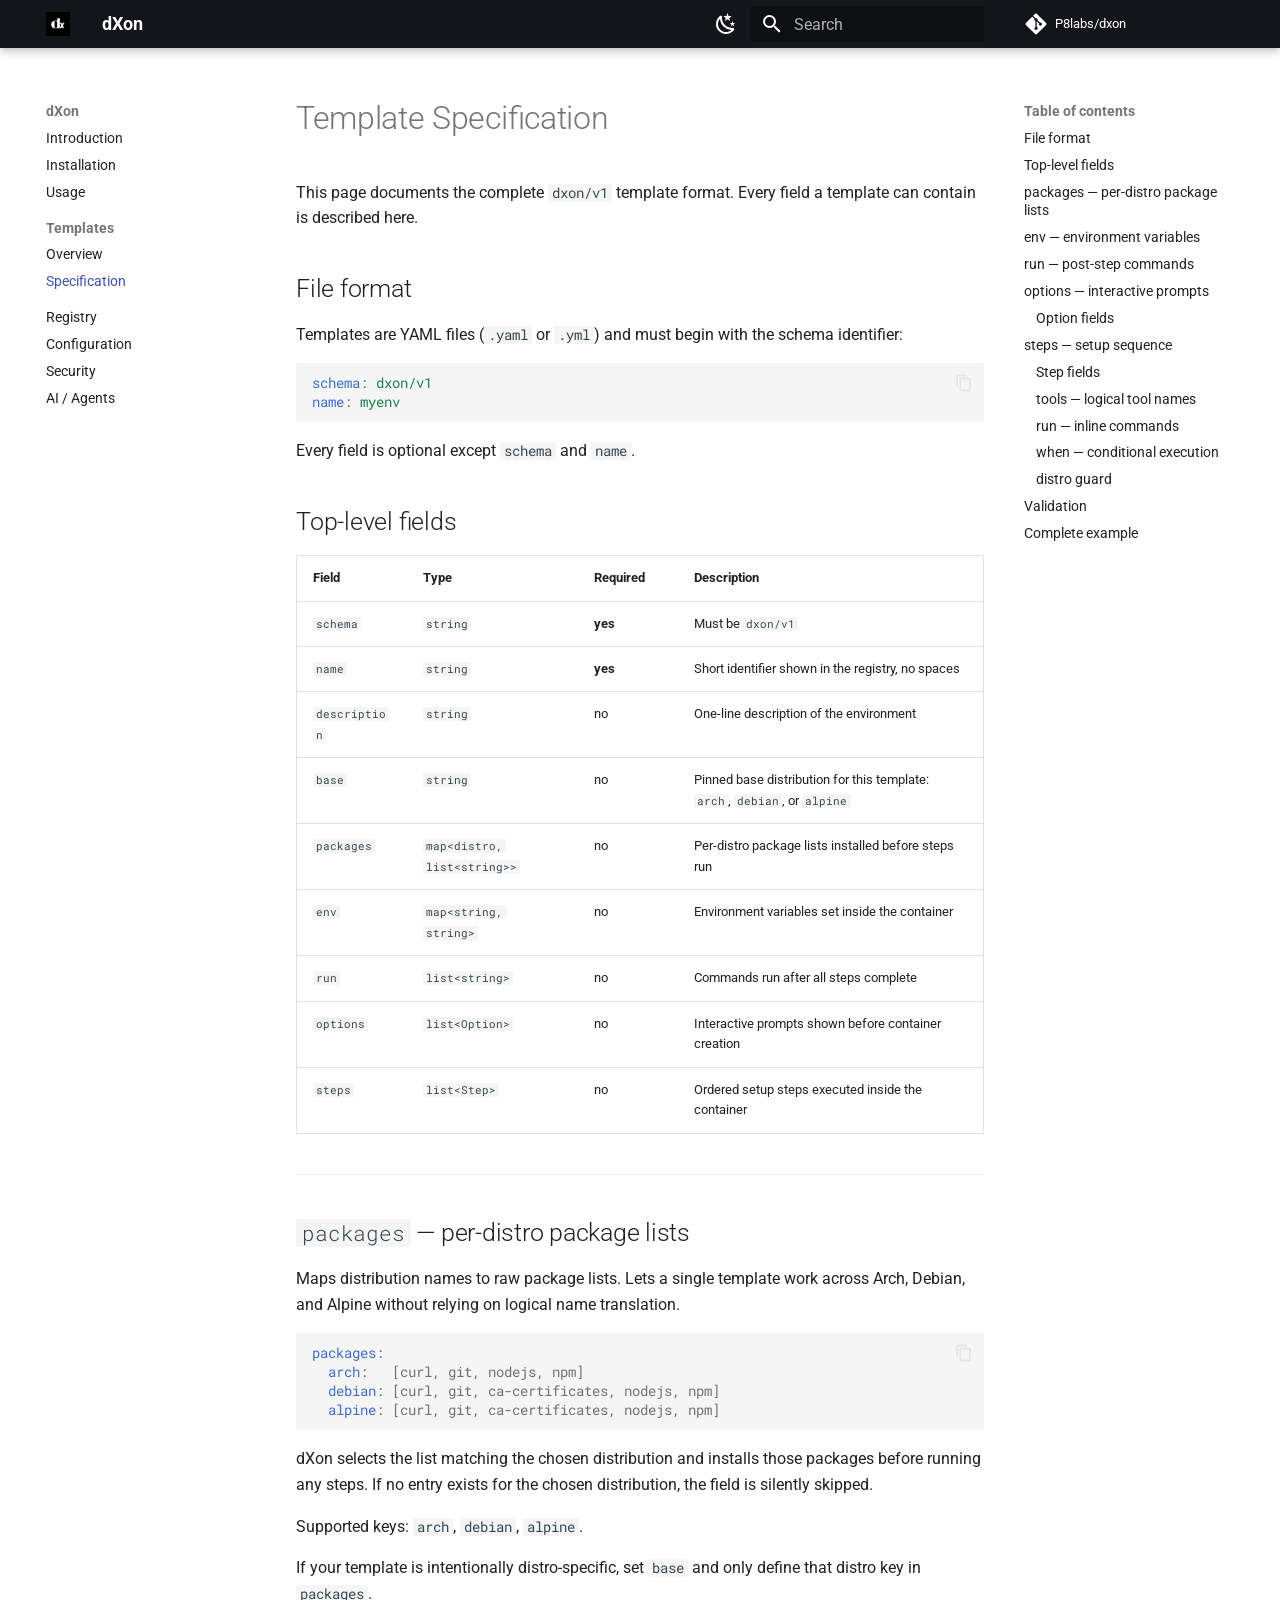
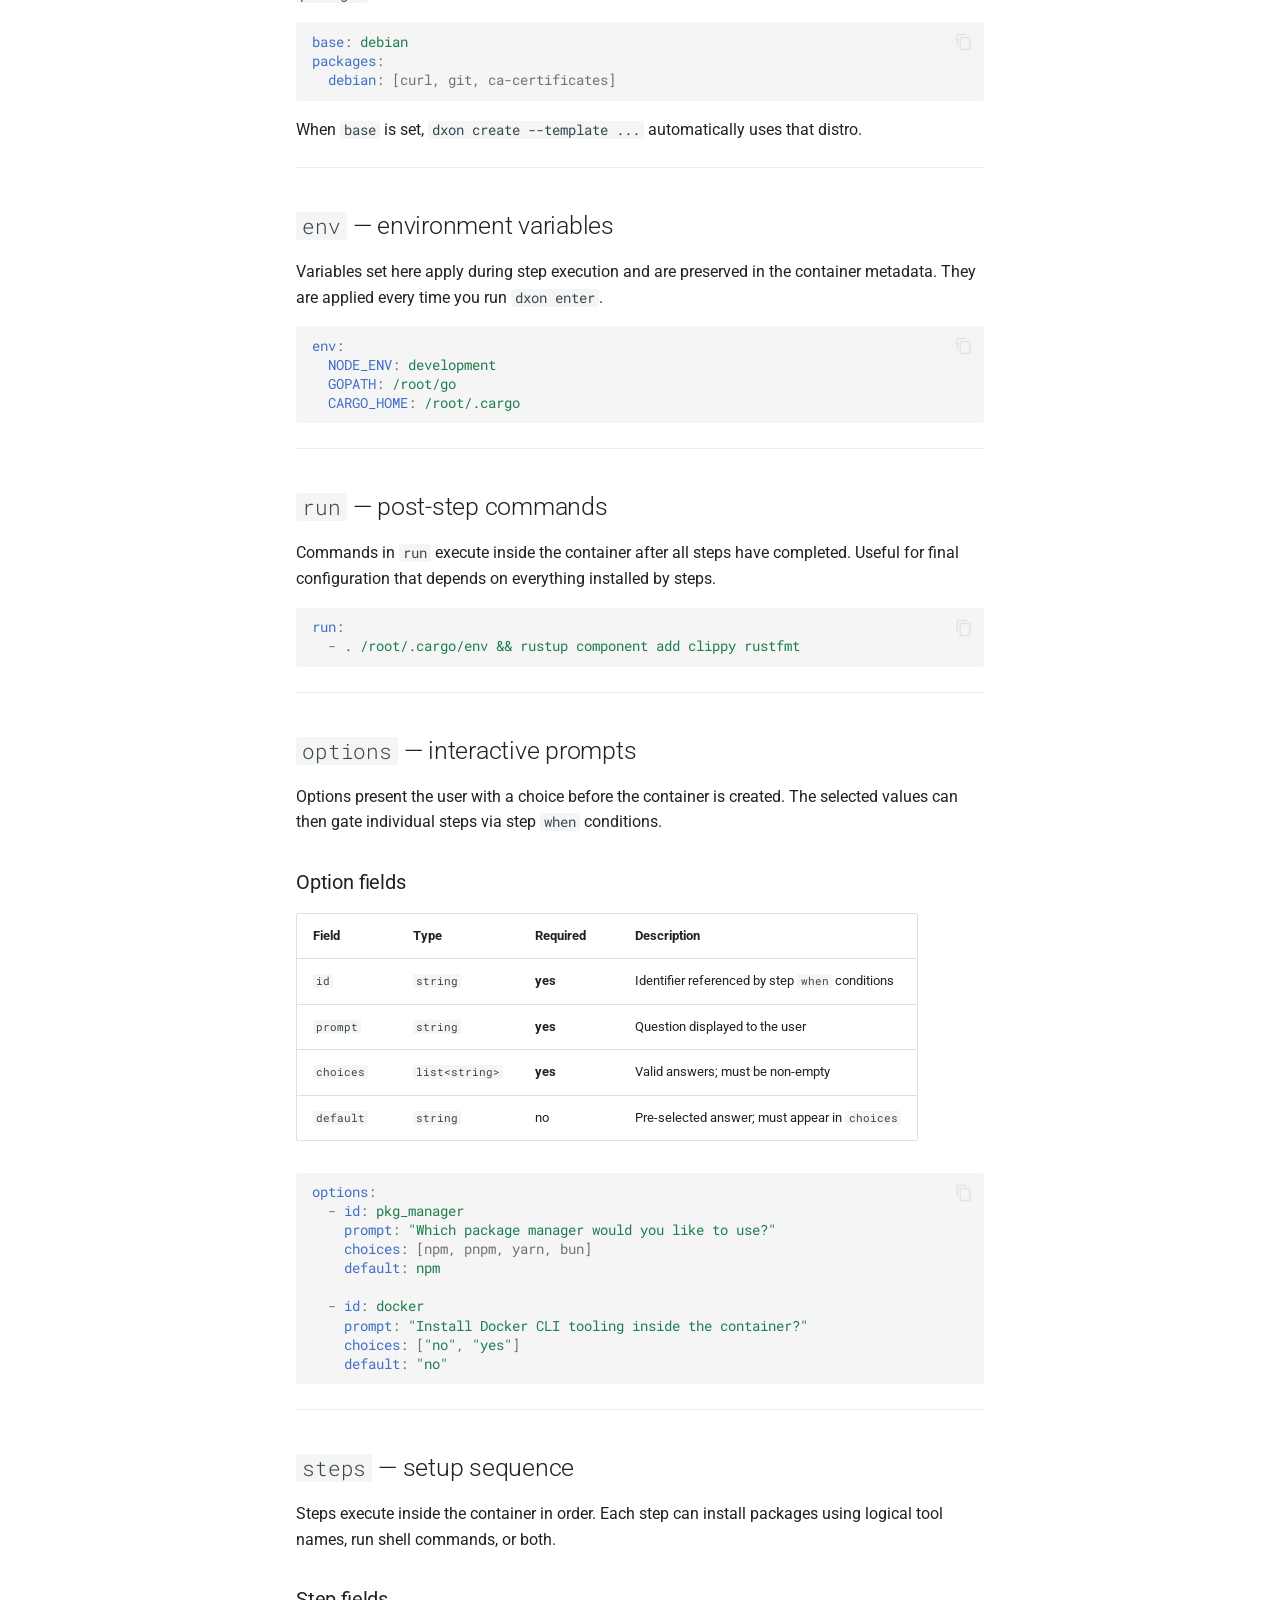
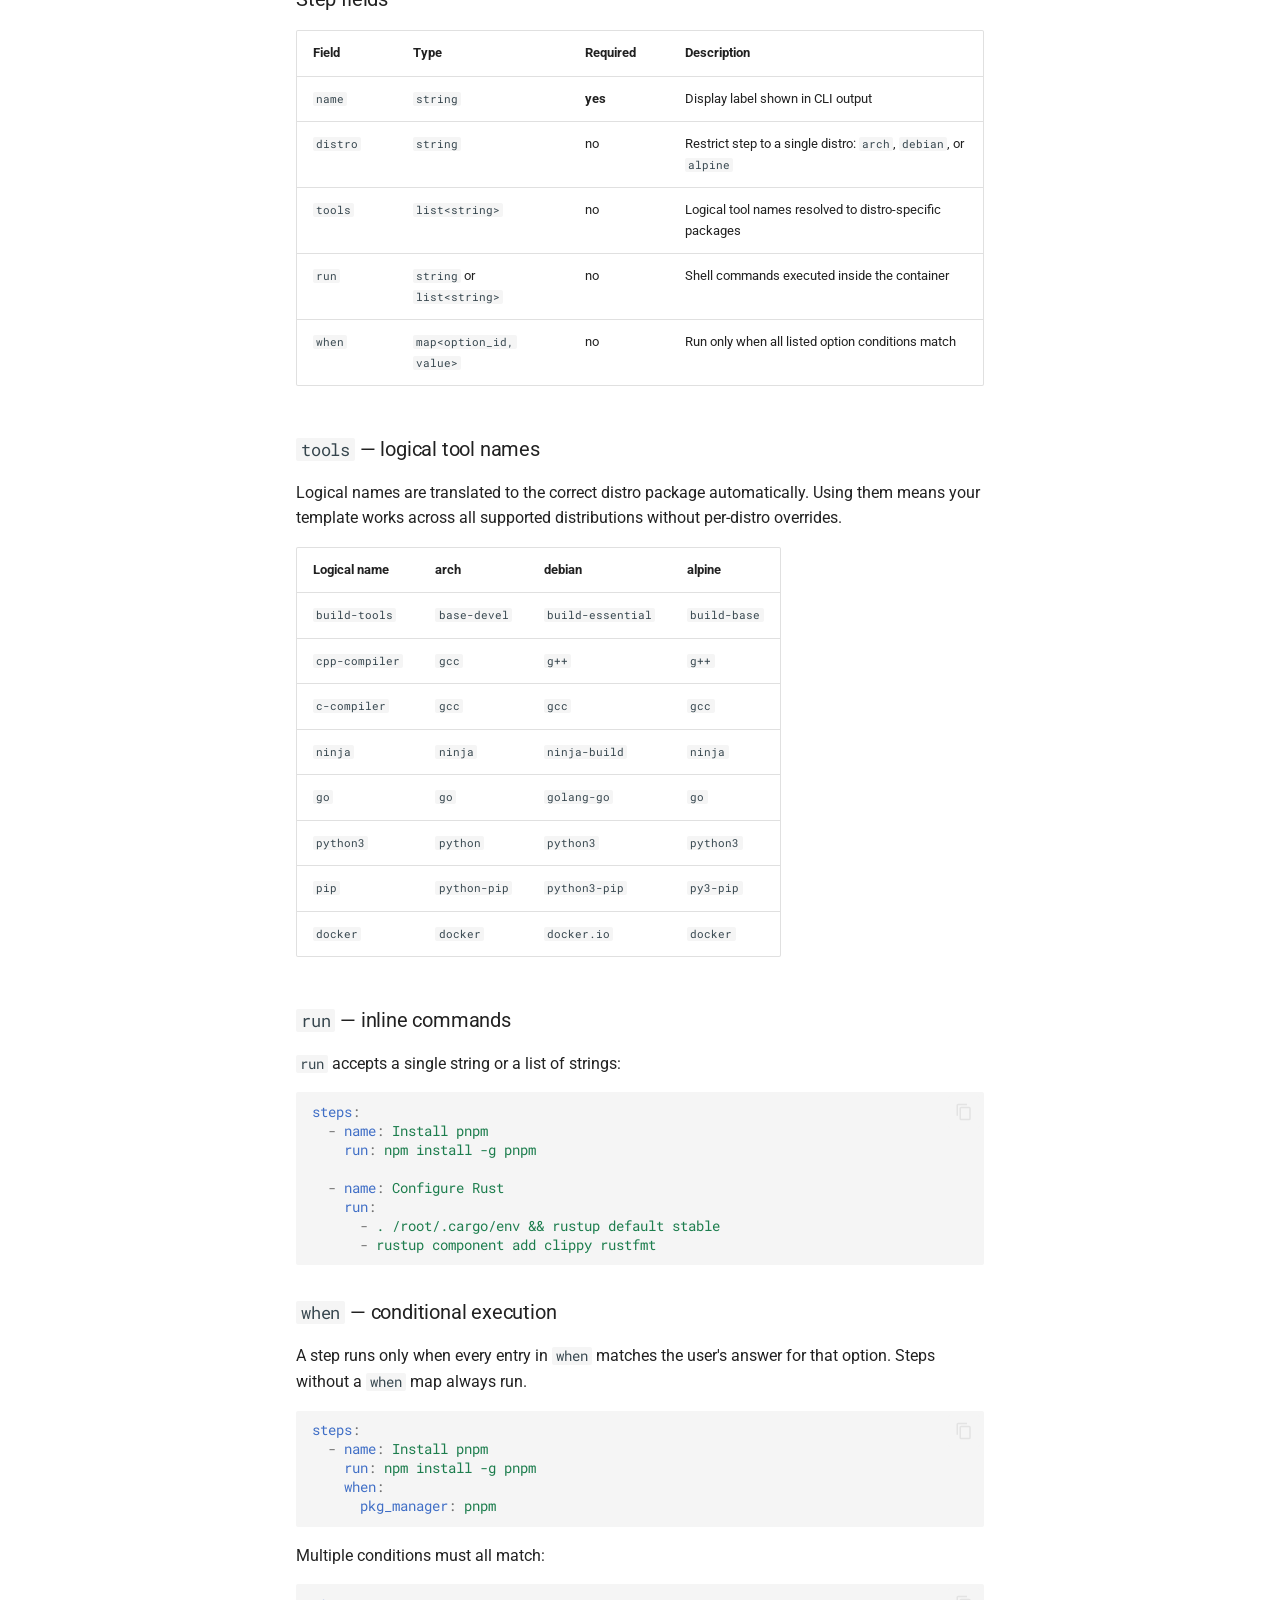
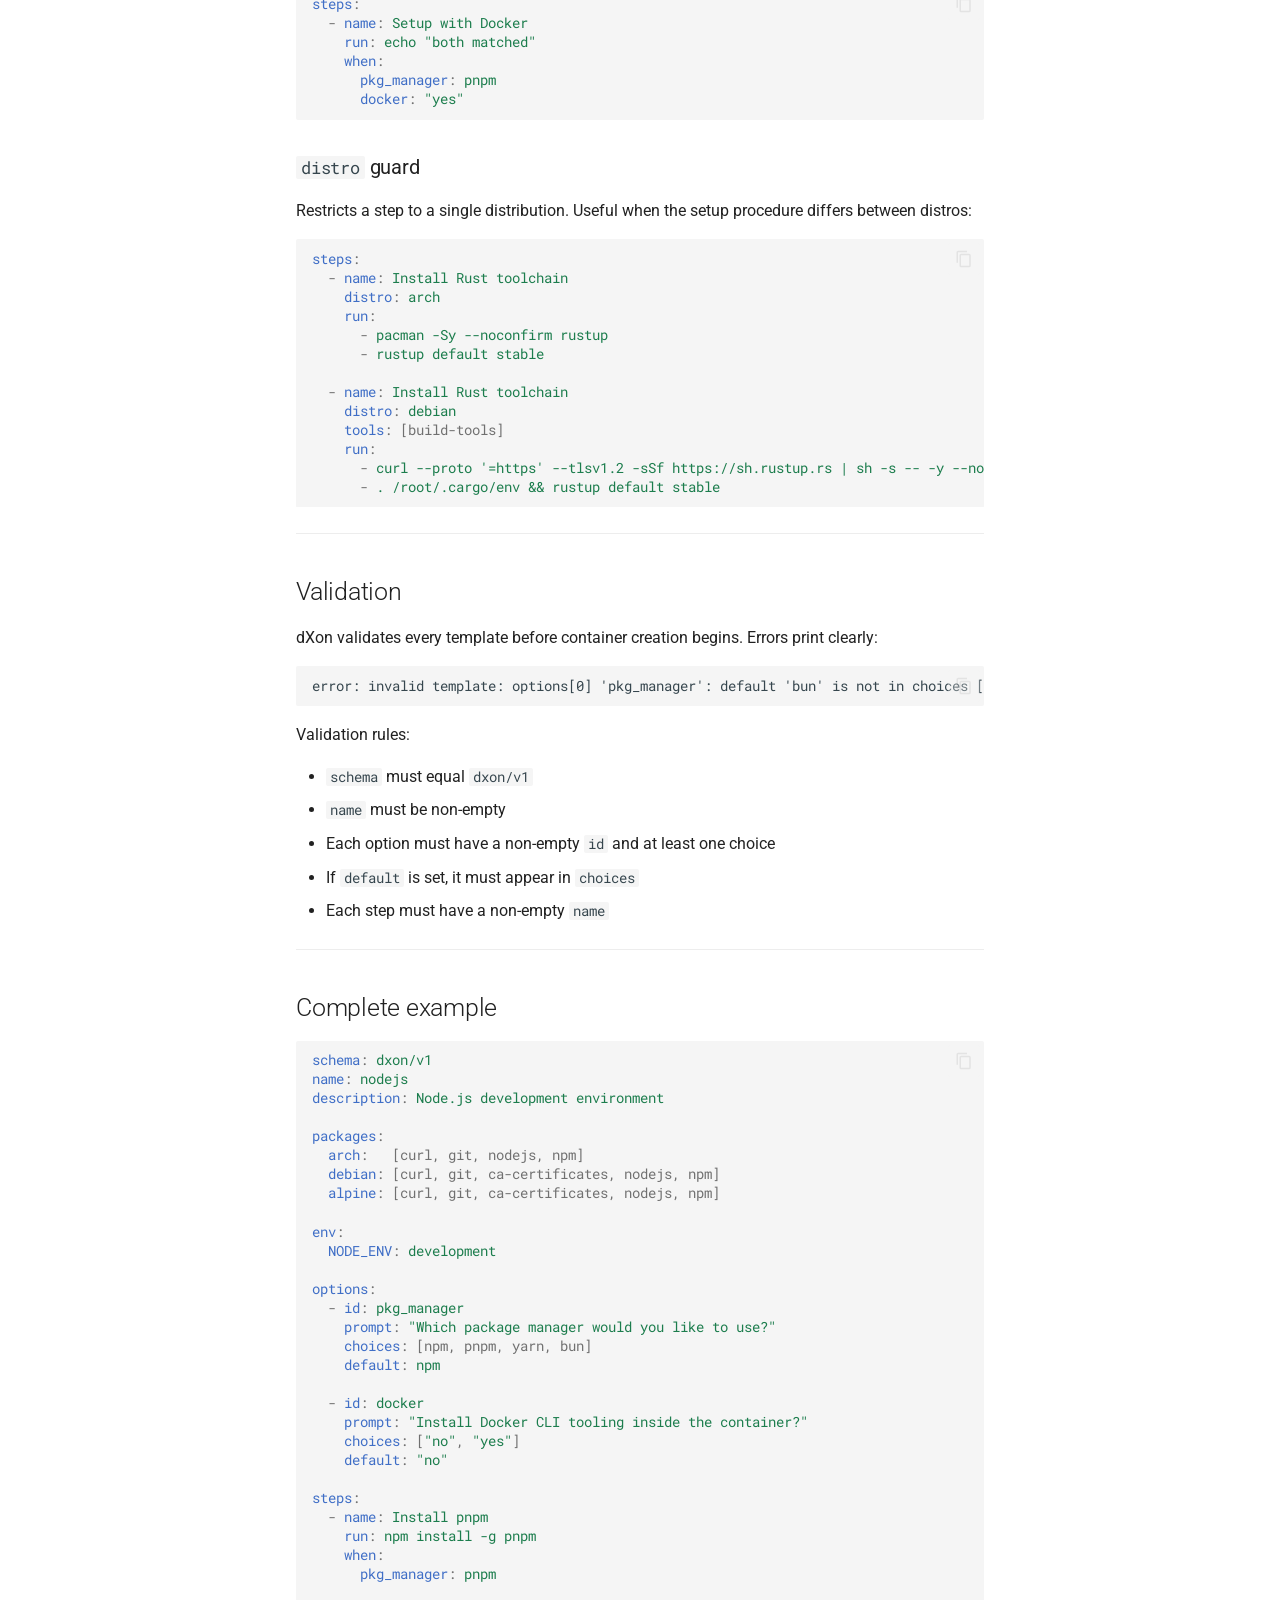
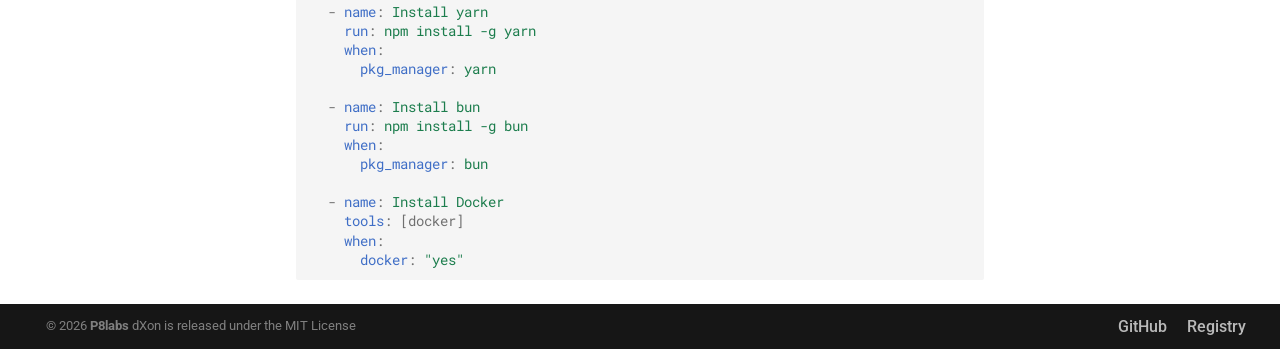
<file: template-spec/index.html>
<!doctype html>
<html lang="en" class="no-js">
  <head>
    
      <meta charset="utf-8">
      <meta name="viewport" content="width=device-width,initial-scale=1">
      
        <meta name="description" content="dXon – lightweight development container manager">
      
      
      
        <link rel="canonical" href="https://dxon.p8labs.in/template-spec/">
      
      
        <link rel="prev" href="../templates/">
      
      
        <link rel="next" href="../registry/">
      
      
        
      
      
      <link rel="icon" href="../assets/images/dxon.png">
      <meta name="generator" content="mkdocs-1.6.0, mkdocs-material-9.7.6">
    
    
      
        <title>Specification - dXon</title>
      
    
    
      <link rel="stylesheet" href="../assets/stylesheets/main.484c7ddc.min.css">
      
        
        <link rel="stylesheet" href="../assets/stylesheets/palette.ab4e12ef.min.css">
      
      


    
    
      
    
    
      
        
        
        <link rel="preconnect" href="https://fonts.gstatic.com" crossorigin>
        <link rel="stylesheet" href="https://fonts.googleapis.com/css?family=Roboto:300,300i,400,400i,700,700i%7CRoboto+Mono:400,400i,700,700i&display=fallback">
        <style>:root{--md-text-font:"Roboto";--md-code-font:"Roboto Mono"}</style>
      
    
    
      <link rel="stylesheet" href="../stylesheets/extra.css">
    
    <script>__md_scope=new URL("..",location),__md_hash=e=>[...e].reduce(((e,_)=>(e<<5)-e+_.charCodeAt(0)),0),__md_get=(e,_=localStorage,t=__md_scope)=>JSON.parse(_.getItem(t.pathname+"."+e)),__md_set=(e,_,t=localStorage,a=__md_scope)=>{try{t.setItem(a.pathname+"."+e,JSON.stringify(_))}catch(e){}}</script>
    
      

    
    
  </head>
  
  
    
    
      
    
    
    
    
    <body dir="ltr" data-md-color-scheme="default" data-md-color-primary="black" data-md-color-accent="indigo">
  
    
    <input class="md-toggle" data-md-toggle="drawer" type="checkbox" id="__drawer" autocomplete="off">
    <input class="md-toggle" data-md-toggle="search" type="checkbox" id="__search" autocomplete="off">
    <label class="md-overlay" for="__drawer"></label>
    <div data-md-component="skip">
      
        
        <a href="#template-specification" class="md-skip">
          Skip to content
        </a>
      
    </div>
    <div data-md-component="announce">
      
    </div>
    
      <div data-md-color-scheme="default" data-md-component="outdated" hidden>
        
      </div>
    
    
      

  

<header class="md-header md-header--shadow" data-md-component="header">
  <nav class="md-header__inner md-grid" aria-label="Header">
    <a href=".." title="dXon" class="md-header__button md-logo" aria-label="dXon" data-md-component="logo">
      
  <img src="../assets/images/dxon_sqr.png" alt="logo">

    </a>
    <label class="md-header__button md-icon" for="__drawer">
      
      <svg xmlns="http://www.w3.org/2000/svg" viewBox="0 0 24 24"><path d="M3 6h18v2H3zm0 5h18v2H3zm0 5h18v2H3z"/></svg>
    </label>
    <div class="md-header__title" data-md-component="header-title">
      <div class="md-header__ellipsis">
        <div class="md-header__topic">
          <span class="md-ellipsis">
            dXon
          </span>
        </div>
        <div class="md-header__topic" data-md-component="header-topic">
          <span class="md-ellipsis">
            
              Specification
            
          </span>
        </div>
      </div>
    </div>
    
      
        <form class="md-header__option" data-md-component="palette">
  
    
    
    
    <input class="md-option" data-md-color-media="" data-md-color-scheme="default" data-md-color-primary="black" data-md-color-accent="indigo"  aria-label="Switch to dark mode"  type="radio" name="__palette" id="__palette_0">
    
      <label class="md-header__button md-icon" title="Switch to dark mode" for="__palette_1" hidden>
        <svg xmlns="http://www.w3.org/2000/svg" viewBox="0 0 24 24"><path d="m17.75 4.09-2.53 1.94.91 3.06-2.63-1.81-2.63 1.81.91-3.06-2.53-1.94L12.44 4l1.06-3 1.06 3zm3.5 6.91-1.64 1.25.59 1.98-1.7-1.17-1.7 1.17.59-1.98L15.75 11l2.06-.05L18.5 9l.69 1.95zm-2.28 4.95c.83-.08 1.72 1.1 1.19 1.85-.32.45-.66.87-1.08 1.27C15.17 23 8.84 23 4.94 19.07c-3.91-3.9-3.91-10.24 0-14.14.4-.4.82-.76 1.27-1.08.75-.53 1.93.36 1.85 1.19-.27 2.86.69 5.83 2.89 8.02a9.96 9.96 0 0 0 8.02 2.89m-1.64 2.02a12.08 12.08 0 0 1-7.8-3.47c-2.17-2.19-3.33-5-3.49-7.82-2.81 3.14-2.7 7.96.31 10.98 3.02 3.01 7.84 3.12 10.98.31"/></svg>
      </label>
    
  
    
    
    
    <input class="md-option" data-md-color-media="" data-md-color-scheme="slate" data-md-color-primary="black" data-md-color-accent="indigo"  aria-label="Switch to light mode"  type="radio" name="__palette" id="__palette_1">
    
      <label class="md-header__button md-icon" title="Switch to light mode" for="__palette_0" hidden>
        <svg xmlns="http://www.w3.org/2000/svg" viewBox="0 0 24 24"><path d="M12 7a5 5 0 0 1 5 5 5 5 0 0 1-5 5 5 5 0 0 1-5-5 5 5 0 0 1 5-5m0 2a3 3 0 0 0-3 3 3 3 0 0 0 3 3 3 3 0 0 0 3-3 3 3 0 0 0-3-3m0-7 2.39 3.42C13.65 5.15 12.84 5 12 5s-1.65.15-2.39.42zM3.34 7l4.16-.35A7.2 7.2 0 0 0 5.94 8.5c-.44.74-.69 1.5-.83 2.29zm.02 10 1.76-3.77a7.131 7.131 0 0 0 2.38 4.14zM20.65 7l-1.77 3.79a7.02 7.02 0 0 0-2.38-4.15zm-.01 10-4.14.36c.59-.51 1.12-1.14 1.54-1.86.42-.73.69-1.5.83-2.29zM12 22l-2.41-3.44c.74.27 1.55.44 2.41.44.82 0 1.63-.17 2.37-.44z"/></svg>
      </label>
    
  
</form>
      
    
    
      <script>var palette=__md_get("__palette");if(palette&&palette.color){if("(prefers-color-scheme)"===palette.color.media){var media=matchMedia("(prefers-color-scheme: light)"),input=document.querySelector(media.matches?"[data-md-color-media='(prefers-color-scheme: light)']":"[data-md-color-media='(prefers-color-scheme: dark)']");palette.color.media=input.getAttribute("data-md-color-media"),palette.color.scheme=input.getAttribute("data-md-color-scheme"),palette.color.primary=input.getAttribute("data-md-color-primary"),palette.color.accent=input.getAttribute("data-md-color-accent")}for(var[key,value]of Object.entries(palette.color))document.body.setAttribute("data-md-color-"+key,value)}</script>
    
    
    
      
      
        <label class="md-header__button md-icon" for="__search">
          
          <svg xmlns="http://www.w3.org/2000/svg" viewBox="0 0 24 24"><path d="M9.5 3A6.5 6.5 0 0 1 16 9.5c0 1.61-.59 3.09-1.56 4.23l.27.27h.79l5 5-1.5 1.5-5-5v-.79l-.27-.27A6.52 6.52 0 0 1 9.5 16 6.5 6.5 0 0 1 3 9.5 6.5 6.5 0 0 1 9.5 3m0 2C7 5 5 7 5 9.5S7 14 9.5 14 14 12 14 9.5 12 5 9.5 5"/></svg>
        </label>
        <div class="md-search" data-md-component="search" role="dialog">
  <label class="md-search__overlay" for="__search"></label>
  <div class="md-search__inner" role="search">
    <form class="md-search__form" name="search">
      <input type="text" class="md-search__input" name="query" aria-label="Search" placeholder="Search" autocapitalize="off" autocorrect="off" autocomplete="off" spellcheck="false" data-md-component="search-query" required>
      <label class="md-search__icon md-icon" for="__search">
        
        <svg xmlns="http://www.w3.org/2000/svg" viewBox="0 0 24 24"><path d="M9.5 3A6.5 6.5 0 0 1 16 9.5c0 1.61-.59 3.09-1.56 4.23l.27.27h.79l5 5-1.5 1.5-5-5v-.79l-.27-.27A6.52 6.52 0 0 1 9.5 16 6.5 6.5 0 0 1 3 9.5 6.5 6.5 0 0 1 9.5 3m0 2C7 5 5 7 5 9.5S7 14 9.5 14 14 12 14 9.5 12 5 9.5 5"/></svg>
        
        <svg xmlns="http://www.w3.org/2000/svg" viewBox="0 0 24 24"><path d="M20 11v2H8l5.5 5.5-1.42 1.42L4.16 12l7.92-7.92L13.5 5.5 8 11z"/></svg>
      </label>
      <nav class="md-search__options" aria-label="Search">
        
          <a href="javascript:void(0)" class="md-search__icon md-icon" title="Share" aria-label="Share" data-clipboard data-clipboard-text="" data-md-component="search-share" tabindex="-1">
            
            <svg xmlns="http://www.w3.org/2000/svg" viewBox="0 0 24 24"><path d="M18 16.08c-.76 0-1.44.3-1.96.77L8.91 12.7c.05-.23.09-.46.09-.7s-.04-.47-.09-.7l7.05-4.11c.54.5 1.25.81 2.04.81a3 3 0 0 0 3-3 3 3 0 0 0-3-3 3 3 0 0 0-3 3c0 .24.04.47.09.7L8.04 9.81C7.5 9.31 6.79 9 6 9a3 3 0 0 0-3 3 3 3 0 0 0 3 3c.79 0 1.5-.31 2.04-.81l7.12 4.15c-.05.21-.08.43-.08.66 0 1.61 1.31 2.91 2.92 2.91s2.92-1.3 2.92-2.91A2.92 2.92 0 0 0 18 16.08"/></svg>
          </a>
        
        <button type="reset" class="md-search__icon md-icon" title="Clear" aria-label="Clear" tabindex="-1">
          
          <svg xmlns="http://www.w3.org/2000/svg" viewBox="0 0 24 24"><path d="M19 6.41 17.59 5 12 10.59 6.41 5 5 6.41 10.59 12 5 17.59 6.41 19 12 13.41 17.59 19 19 17.59 13.41 12z"/></svg>
        </button>
      </nav>
      
    </form>
    <div class="md-search__output">
      <div class="md-search__scrollwrap" tabindex="0" data-md-scrollfix>
        <div class="md-search-result" data-md-component="search-result">
          <div class="md-search-result__meta">
            Initializing search
          </div>
          <ol class="md-search-result__list" role="presentation"></ol>
        </div>
      </div>
    </div>
  </div>
</div>
      
    
    
      <div class="md-header__source">
        <a href="https://github.com/P8labs/dxon" title="Go to repository" class="md-source" data-md-component="source">
  <div class="md-source__icon md-icon">
    
    <svg xmlns="http://www.w3.org/2000/svg" viewBox="0 0 448 512"><!--! Font Awesome Free 7.1.0 by @fontawesome - https://fontawesome.com License - https://fontawesome.com/license/free (Icons: CC BY 4.0, Fonts: SIL OFL 1.1, Code: MIT License) Copyright 2025 Fonticons, Inc.--><path d="M439.6 236.1 244 40.5c-5.4-5.5-12.8-8.5-20.4-8.5s-15 3-20.4 8.4L162.5 81l51.5 51.5c27.1-9.1 52.7 16.8 43.4 43.7l49.7 49.7c34.2-11.8 61.2 31 35.5 56.7-26.5 26.5-70.2-2.9-56-37.3L240.3 199v121.9c25.3 12.5 22.3 41.8 9.1 55-6.4 6.4-15.2 10.1-24.3 10.1s-17.8-3.6-24.3-10.1c-17.6-17.6-11.1-46.9 11.2-56v-123c-20.8-8.5-24.6-30.7-18.6-45L142.6 101 8.5 235.1C3 240.6 0 247.9 0 255.5s3 15 8.5 20.4l195.6 195.7c5.4 5.4 12.7 8.4 20.4 8.4s15-3 20.4-8.4l194.7-194.7c5.4-5.4 8.4-12.8 8.4-20.4s-3-15-8.4-20.4"/></svg>
  </div>
  <div class="md-source__repository">
    P8labs/dxon
  </div>
</a>
      </div>
    
  </nav>
  
</header>
    
    <div class="md-container" data-md-component="container">
      
      
        
          
        
      
      <main class="md-main" data-md-component="main">
        <div class="md-main__inner md-grid">
          
            
              
              <div class="md-sidebar md-sidebar--primary" data-md-component="sidebar" data-md-type="navigation" >
                <div class="md-sidebar__scrollwrap">
                  <div class="md-sidebar__inner">
                    



<nav class="md-nav md-nav--primary" aria-label="Navigation" data-md-level="0">
  <label class="md-nav__title" for="__drawer">
    <a href=".." title="dXon" class="md-nav__button md-logo" aria-label="dXon" data-md-component="logo">
      
  <img src="../assets/images/dxon_sqr.png" alt="logo">

    </a>
    dXon
  </label>
  
    <div class="md-nav__source">
      <a href="https://github.com/P8labs/dxon" title="Go to repository" class="md-source" data-md-component="source">
  <div class="md-source__icon md-icon">
    
    <svg xmlns="http://www.w3.org/2000/svg" viewBox="0 0 448 512"><!--! Font Awesome Free 7.1.0 by @fontawesome - https://fontawesome.com License - https://fontawesome.com/license/free (Icons: CC BY 4.0, Fonts: SIL OFL 1.1, Code: MIT License) Copyright 2025 Fonticons, Inc.--><path d="M439.6 236.1 244 40.5c-5.4-5.5-12.8-8.5-20.4-8.5s-15 3-20.4 8.4L162.5 81l51.5 51.5c27.1-9.1 52.7 16.8 43.4 43.7l49.7 49.7c34.2-11.8 61.2 31 35.5 56.7-26.5 26.5-70.2-2.9-56-37.3L240.3 199v121.9c25.3 12.5 22.3 41.8 9.1 55-6.4 6.4-15.2 10.1-24.3 10.1s-17.8-3.6-24.3-10.1c-17.6-17.6-11.1-46.9 11.2-56v-123c-20.8-8.5-24.6-30.7-18.6-45L142.6 101 8.5 235.1C3 240.6 0 247.9 0 255.5s3 15 8.5 20.4l195.6 195.7c5.4 5.4 12.7 8.4 20.4 8.4s15-3 20.4-8.4l194.7-194.7c5.4-5.4 8.4-12.8 8.4-20.4s-3-15-8.4-20.4"/></svg>
  </div>
  <div class="md-source__repository">
    P8labs/dxon
  </div>
</a>
    </div>
  
  <ul class="md-nav__list" data-md-scrollfix>
    
      
      
  
  
  
  
    <li class="md-nav__item">
      <a href=".." class="md-nav__link">
        
  
  
  <span class="md-ellipsis">
    
  
    Introduction
  

    
  </span>
  
  

      </a>
    </li>
  

    
      
      
  
  
  
  
    <li class="md-nav__item">
      <a href="../installation/" class="md-nav__link">
        
  
  
  <span class="md-ellipsis">
    
  
    Installation
  

    
  </span>
  
  

      </a>
    </li>
  

    
      
      
  
  
  
  
    <li class="md-nav__item">
      <a href="../usage/" class="md-nav__link">
        
  
  
  <span class="md-ellipsis">
    
  
    Usage
  

    
  </span>
  
  

      </a>
    </li>
  

    
      
      
  
  
    
  
  
  
    
    
    
    
      
        
        
      
    
    
    <li class="md-nav__item md-nav__item--active md-nav__item--section md-nav__item--nested">
      
        
        
        <input class="md-nav__toggle md-toggle " type="checkbox" id="__nav_4" checked>
        
          
          <label class="md-nav__link" for="__nav_4" id="__nav_4_label" tabindex="">
            
  
  
  <span class="md-ellipsis">
    
  
    Templates
  

    
  </span>
  
  

            <span class="md-nav__icon md-icon"></span>
          </label>
        
        <nav class="md-nav" data-md-level="1" aria-labelledby="__nav_4_label" aria-expanded="true">
          <label class="md-nav__title" for="__nav_4">
            <span class="md-nav__icon md-icon"></span>
            
  
    Templates
  

          </label>
          <ul class="md-nav__list" data-md-scrollfix>
            
              
                
  
  
  
  
    <li class="md-nav__item">
      <a href="../templates/" class="md-nav__link">
        
  
  
  <span class="md-ellipsis">
    
  
    Overview
  

    
  </span>
  
  

      </a>
    </li>
  

              
            
              
                
  
  
    
  
  
  
    <li class="md-nav__item md-nav__item--active">
      
      <input class="md-nav__toggle md-toggle" type="checkbox" id="__toc">
      
      
        
      
      
        <label class="md-nav__link md-nav__link--active" for="__toc">
          
  
  
  <span class="md-ellipsis">
    
  
    Specification
  

    
  </span>
  
  

          <span class="md-nav__icon md-icon"></span>
        </label>
      
      <a href="./" class="md-nav__link md-nav__link--active">
        
  
  
  <span class="md-ellipsis">
    
  
    Specification
  

    
  </span>
  
  

      </a>
      
        

<nav class="md-nav md-nav--secondary" aria-label="Table of contents">
  
  
  
    
  
  
    <label class="md-nav__title" for="__toc">
      <span class="md-nav__icon md-icon"></span>
      Table of contents
    </label>
    <ul class="md-nav__list" data-md-component="toc" data-md-scrollfix>
      
        <li class="md-nav__item">
  <a href="#file-format" class="md-nav__link">
    <span class="md-ellipsis">
      
        File format
      
    </span>
  </a>
  
</li>
      
        <li class="md-nav__item">
  <a href="#top-level-fields" class="md-nav__link">
    <span class="md-ellipsis">
      
        Top-level fields
      
    </span>
  </a>
  
</li>
      
        <li class="md-nav__item">
  <a href="#packages-per-distro-package-lists" class="md-nav__link">
    <span class="md-ellipsis">
      
        packages — per-distro package lists
      
    </span>
  </a>
  
</li>
      
        <li class="md-nav__item">
  <a href="#env-environment-variables" class="md-nav__link">
    <span class="md-ellipsis">
      
        env — environment variables
      
    </span>
  </a>
  
</li>
      
        <li class="md-nav__item">
  <a href="#run-post-step-commands" class="md-nav__link">
    <span class="md-ellipsis">
      
        run — post-step commands
      
    </span>
  </a>
  
</li>
      
        <li class="md-nav__item">
  <a href="#options-interactive-prompts" class="md-nav__link">
    <span class="md-ellipsis">
      
        options — interactive prompts
      
    </span>
  </a>
  
    <nav class="md-nav" aria-label="options — interactive prompts">
      <ul class="md-nav__list">
        
          <li class="md-nav__item">
  <a href="#option-fields" class="md-nav__link">
    <span class="md-ellipsis">
      
        Option fields
      
    </span>
  </a>
  
</li>
        
      </ul>
    </nav>
  
</li>
      
        <li class="md-nav__item">
  <a href="#steps-setup-sequence" class="md-nav__link">
    <span class="md-ellipsis">
      
        steps — setup sequence
      
    </span>
  </a>
  
    <nav class="md-nav" aria-label="steps — setup sequence">
      <ul class="md-nav__list">
        
          <li class="md-nav__item">
  <a href="#step-fields" class="md-nav__link">
    <span class="md-ellipsis">
      
        Step fields
      
    </span>
  </a>
  
</li>
        
          <li class="md-nav__item">
  <a href="#tools-logical-tool-names" class="md-nav__link">
    <span class="md-ellipsis">
      
        tools — logical tool names
      
    </span>
  </a>
  
</li>
        
          <li class="md-nav__item">
  <a href="#run-inline-commands" class="md-nav__link">
    <span class="md-ellipsis">
      
        run — inline commands
      
    </span>
  </a>
  
</li>
        
          <li class="md-nav__item">
  <a href="#when-conditional-execution" class="md-nav__link">
    <span class="md-ellipsis">
      
        when — conditional execution
      
    </span>
  </a>
  
</li>
        
          <li class="md-nav__item">
  <a href="#distro-guard" class="md-nav__link">
    <span class="md-ellipsis">
      
        distro guard
      
    </span>
  </a>
  
</li>
        
      </ul>
    </nav>
  
</li>
      
        <li class="md-nav__item">
  <a href="#validation" class="md-nav__link">
    <span class="md-ellipsis">
      
        Validation
      
    </span>
  </a>
  
</li>
      
        <li class="md-nav__item">
  <a href="#complete-example" class="md-nav__link">
    <span class="md-ellipsis">
      
        Complete example
      
    </span>
  </a>
  
</li>
      
    </ul>
  
</nav>
      
    </li>
  

              
            
          </ul>
        </nav>
      
    </li>
  

    
      
      
  
  
  
  
    <li class="md-nav__item">
      <a href="../registry/" class="md-nav__link">
        
  
  
  <span class="md-ellipsis">
    
  
    Registry
  

    
  </span>
  
  

      </a>
    </li>
  

    
      
      
  
  
  
  
    <li class="md-nav__item">
      <a href="../configuration/" class="md-nav__link">
        
  
  
  <span class="md-ellipsis">
    
  
    Configuration
  

    
  </span>
  
  

      </a>
    </li>
  

    
      
      
  
  
  
  
    <li class="md-nav__item">
      <a href="../security/" class="md-nav__link">
        
  
  
  <span class="md-ellipsis">
    
  
    Security
  

    
  </span>
  
  

      </a>
    </li>
  

    
      
      
  
  
  
  
    <li class="md-nav__item">
      <a href="../ai/" class="md-nav__link">
        
  
  
  <span class="md-ellipsis">
    
  
    AI / Agents
  

    
  </span>
  
  

      </a>
    </li>
  

    
  </ul>
</nav>
                  </div>
                </div>
              </div>
            
            
              
              <div class="md-sidebar md-sidebar--secondary" data-md-component="sidebar" data-md-type="toc" >
                <div class="md-sidebar__scrollwrap">
                  <div class="md-sidebar__inner">
                    

<nav class="md-nav md-nav--secondary" aria-label="Table of contents">
  
  
  
    
  
  
    <label class="md-nav__title" for="__toc">
      <span class="md-nav__icon md-icon"></span>
      Table of contents
    </label>
    <ul class="md-nav__list" data-md-component="toc" data-md-scrollfix>
      
        <li class="md-nav__item">
  <a href="#file-format" class="md-nav__link">
    <span class="md-ellipsis">
      
        File format
      
    </span>
  </a>
  
</li>
      
        <li class="md-nav__item">
  <a href="#top-level-fields" class="md-nav__link">
    <span class="md-ellipsis">
      
        Top-level fields
      
    </span>
  </a>
  
</li>
      
        <li class="md-nav__item">
  <a href="#packages-per-distro-package-lists" class="md-nav__link">
    <span class="md-ellipsis">
      
        packages — per-distro package lists
      
    </span>
  </a>
  
</li>
      
        <li class="md-nav__item">
  <a href="#env-environment-variables" class="md-nav__link">
    <span class="md-ellipsis">
      
        env — environment variables
      
    </span>
  </a>
  
</li>
      
        <li class="md-nav__item">
  <a href="#run-post-step-commands" class="md-nav__link">
    <span class="md-ellipsis">
      
        run — post-step commands
      
    </span>
  </a>
  
</li>
      
        <li class="md-nav__item">
  <a href="#options-interactive-prompts" class="md-nav__link">
    <span class="md-ellipsis">
      
        options — interactive prompts
      
    </span>
  </a>
  
    <nav class="md-nav" aria-label="options — interactive prompts">
      <ul class="md-nav__list">
        
          <li class="md-nav__item">
  <a href="#option-fields" class="md-nav__link">
    <span class="md-ellipsis">
      
        Option fields
      
    </span>
  </a>
  
</li>
        
      </ul>
    </nav>
  
</li>
      
        <li class="md-nav__item">
  <a href="#steps-setup-sequence" class="md-nav__link">
    <span class="md-ellipsis">
      
        steps — setup sequence
      
    </span>
  </a>
  
    <nav class="md-nav" aria-label="steps — setup sequence">
      <ul class="md-nav__list">
        
          <li class="md-nav__item">
  <a href="#step-fields" class="md-nav__link">
    <span class="md-ellipsis">
      
        Step fields
      
    </span>
  </a>
  
</li>
        
          <li class="md-nav__item">
  <a href="#tools-logical-tool-names" class="md-nav__link">
    <span class="md-ellipsis">
      
        tools — logical tool names
      
    </span>
  </a>
  
</li>
        
          <li class="md-nav__item">
  <a href="#run-inline-commands" class="md-nav__link">
    <span class="md-ellipsis">
      
        run — inline commands
      
    </span>
  </a>
  
</li>
        
          <li class="md-nav__item">
  <a href="#when-conditional-execution" class="md-nav__link">
    <span class="md-ellipsis">
      
        when — conditional execution
      
    </span>
  </a>
  
</li>
        
          <li class="md-nav__item">
  <a href="#distro-guard" class="md-nav__link">
    <span class="md-ellipsis">
      
        distro guard
      
    </span>
  </a>
  
</li>
        
      </ul>
    </nav>
  
</li>
      
        <li class="md-nav__item">
  <a href="#validation" class="md-nav__link">
    <span class="md-ellipsis">
      
        Validation
      
    </span>
  </a>
  
</li>
      
        <li class="md-nav__item">
  <a href="#complete-example" class="md-nav__link">
    <span class="md-ellipsis">
      
        Complete example
      
    </span>
  </a>
  
</li>
      
    </ul>
  
</nav>
                  </div>
                </div>
              </div>
            
          
          
            <div class="md-content" data-md-component="content">
              
              <article class="md-content__inner md-typeset">
                
                  


  
  


<h1 id="template-specification">Template Specification<a class="headerlink" href="#template-specification" title="Permanent link">&para;</a></h1>
<p>This page documents the complete <code>dxon/v1</code> template format. Every field a template can contain is described here.</p>
<h2 id="file-format">File format<a class="headerlink" href="#file-format" title="Permanent link">&para;</a></h2>
<p>Templates are YAML files (<code>.yaml</code> or <code>.yml</code>) and must begin with the schema identifier:</p>
<div class="highlight"><pre><span></span><code><a id="__codelineno-0-1" name="__codelineno-0-1" href="#__codelineno-0-1"></a><span class="nt">schema</span><span class="p">:</span><span class="w"> </span><span class="l l-Scalar l-Scalar-Plain">dxon/v1</span>
<a id="__codelineno-0-2" name="__codelineno-0-2" href="#__codelineno-0-2"></a><span class="nt">name</span><span class="p">:</span><span class="w"> </span><span class="l l-Scalar l-Scalar-Plain">myenv</span>
</code></pre></div>
<p>Every field is optional except <code>schema</code> and <code>name</code>.</p>
<h2 id="top-level-fields">Top-level fields<a class="headerlink" href="#top-level-fields" title="Permanent link">&para;</a></h2>
<table>
<thead>
<tr>
<th>Field</th>
<th>Type</th>
<th>Required</th>
<th>Description</th>
</tr>
</thead>
<tbody>
<tr>
<td><code>schema</code></td>
<td><code>string</code></td>
<td><strong>yes</strong></td>
<td>Must be <code>dxon/v1</code></td>
</tr>
<tr>
<td><code>name</code></td>
<td><code>string</code></td>
<td><strong>yes</strong></td>
<td>Short identifier shown in the registry, no spaces</td>
</tr>
<tr>
<td><code>description</code></td>
<td><code>string</code></td>
<td>no</td>
<td>One-line description of the environment</td>
</tr>
<tr>
<td><code>base</code></td>
<td><code>string</code></td>
<td>no</td>
<td>Pinned base distribution for this template: <code>arch</code>, <code>debian</code>, or <code>alpine</code></td>
</tr>
<tr>
<td><code>packages</code></td>
<td><code>map&lt;distro, list&lt;string&gt;&gt;</code></td>
<td>no</td>
<td>Per-distro package lists installed before steps run</td>
</tr>
<tr>
<td><code>env</code></td>
<td><code>map&lt;string, string&gt;</code></td>
<td>no</td>
<td>Environment variables set inside the container</td>
</tr>
<tr>
<td><code>run</code></td>
<td><code>list&lt;string&gt;</code></td>
<td>no</td>
<td>Commands run after all steps complete</td>
</tr>
<tr>
<td><code>options</code></td>
<td><code>list&lt;Option&gt;</code></td>
<td>no</td>
<td>Interactive prompts shown before container creation</td>
</tr>
<tr>
<td><code>steps</code></td>
<td><code>list&lt;Step&gt;</code></td>
<td>no</td>
<td>Ordered setup steps executed inside the container</td>
</tr>
</tbody>
</table>
<hr />
<h2 id="packages-per-distro-package-lists"><code>packages</code> — per-distro package lists<a class="headerlink" href="#packages-per-distro-package-lists" title="Permanent link">&para;</a></h2>
<p>Maps distribution names to raw package lists. Lets a single template work across Arch, Debian, and Alpine without relying on logical name translation.</p>
<div class="highlight"><pre><span></span><code><a id="__codelineno-1-1" name="__codelineno-1-1" href="#__codelineno-1-1"></a><span class="nt">packages</span><span class="p">:</span>
<a id="__codelineno-1-2" name="__codelineno-1-2" href="#__codelineno-1-2"></a><span class="w">  </span><span class="nt">arch</span><span class="p">:</span><span class="w">   </span><span class="p p-Indicator">[</span><span class="nv">curl</span><span class="p p-Indicator">,</span><span class="w"> </span><span class="nv">git</span><span class="p p-Indicator">,</span><span class="w"> </span><span class="nv">nodejs</span><span class="p p-Indicator">,</span><span class="w"> </span><span class="nv">npm</span><span class="p p-Indicator">]</span>
<a id="__codelineno-1-3" name="__codelineno-1-3" href="#__codelineno-1-3"></a><span class="w">  </span><span class="nt">debian</span><span class="p">:</span><span class="w"> </span><span class="p p-Indicator">[</span><span class="nv">curl</span><span class="p p-Indicator">,</span><span class="w"> </span><span class="nv">git</span><span class="p p-Indicator">,</span><span class="w"> </span><span class="nv">ca-certificates</span><span class="p p-Indicator">,</span><span class="w"> </span><span class="nv">nodejs</span><span class="p p-Indicator">,</span><span class="w"> </span><span class="nv">npm</span><span class="p p-Indicator">]</span>
<a id="__codelineno-1-4" name="__codelineno-1-4" href="#__codelineno-1-4"></a><span class="w">  </span><span class="nt">alpine</span><span class="p">:</span><span class="w"> </span><span class="p p-Indicator">[</span><span class="nv">curl</span><span class="p p-Indicator">,</span><span class="w"> </span><span class="nv">git</span><span class="p p-Indicator">,</span><span class="w"> </span><span class="nv">ca-certificates</span><span class="p p-Indicator">,</span><span class="w"> </span><span class="nv">nodejs</span><span class="p p-Indicator">,</span><span class="w"> </span><span class="nv">npm</span><span class="p p-Indicator">]</span>
</code></pre></div>
<p>dXon selects the list matching the chosen distribution and installs those packages before running any steps. If no entry exists for the chosen distribution, the field is silently skipped.</p>
<p>Supported keys: <code>arch</code>, <code>debian</code>, <code>alpine</code>.</p>
<p>If your template is intentionally distro-specific, set <code>base</code> and only define that distro key in <code>packages</code>.</p>
<div class="highlight"><pre><span></span><code><a id="__codelineno-2-1" name="__codelineno-2-1" href="#__codelineno-2-1"></a><span class="nt">base</span><span class="p">:</span><span class="w"> </span><span class="l l-Scalar l-Scalar-Plain">debian</span>
<a id="__codelineno-2-2" name="__codelineno-2-2" href="#__codelineno-2-2"></a><span class="nt">packages</span><span class="p">:</span>
<a id="__codelineno-2-3" name="__codelineno-2-3" href="#__codelineno-2-3"></a><span class="w">  </span><span class="nt">debian</span><span class="p">:</span><span class="w"> </span><span class="p p-Indicator">[</span><span class="nv">curl</span><span class="p p-Indicator">,</span><span class="w"> </span><span class="nv">git</span><span class="p p-Indicator">,</span><span class="w"> </span><span class="nv">ca-certificates</span><span class="p p-Indicator">]</span>
</code></pre></div>
<p>When <code>base</code> is set, <code>dxon create --template ...</code> automatically uses that distro.</p>
<hr />
<h2 id="env-environment-variables"><code>env</code> — environment variables<a class="headerlink" href="#env-environment-variables" title="Permanent link">&para;</a></h2>
<p>Variables set here apply during step execution and are preserved in the container metadata. They are applied every time you run <code>dxon enter</code>.</p>
<div class="highlight"><pre><span></span><code><a id="__codelineno-3-1" name="__codelineno-3-1" href="#__codelineno-3-1"></a><span class="nt">env</span><span class="p">:</span>
<a id="__codelineno-3-2" name="__codelineno-3-2" href="#__codelineno-3-2"></a><span class="w">  </span><span class="nt">NODE_ENV</span><span class="p">:</span><span class="w"> </span><span class="l l-Scalar l-Scalar-Plain">development</span>
<a id="__codelineno-3-3" name="__codelineno-3-3" href="#__codelineno-3-3"></a><span class="w">  </span><span class="nt">GOPATH</span><span class="p">:</span><span class="w"> </span><span class="l l-Scalar l-Scalar-Plain">/root/go</span>
<a id="__codelineno-3-4" name="__codelineno-3-4" href="#__codelineno-3-4"></a><span class="w">  </span><span class="nt">CARGO_HOME</span><span class="p">:</span><span class="w"> </span><span class="l l-Scalar l-Scalar-Plain">/root/.cargo</span>
</code></pre></div>
<hr />
<h2 id="run-post-step-commands"><code>run</code> — post-step commands<a class="headerlink" href="#run-post-step-commands" title="Permanent link">&para;</a></h2>
<p>Commands in <code>run</code> execute inside the container after all steps have completed. Useful for final configuration that depends on everything installed by steps.</p>
<div class="highlight"><pre><span></span><code><a id="__codelineno-4-1" name="__codelineno-4-1" href="#__codelineno-4-1"></a><span class="nt">run</span><span class="p">:</span>
<a id="__codelineno-4-2" name="__codelineno-4-2" href="#__codelineno-4-2"></a><span class="w">  </span><span class="p p-Indicator">-</span><span class="w"> </span><span class="l l-Scalar l-Scalar-Plain">. /root/.cargo/env &amp;&amp; rustup component add clippy rustfmt</span>
</code></pre></div>
<hr />
<h2 id="options-interactive-prompts"><code>options</code> — interactive prompts<a class="headerlink" href="#options-interactive-prompts" title="Permanent link">&para;</a></h2>
<p>Options present the user with a choice before the container is created. The selected values can then gate individual steps via step <code>when</code> conditions.</p>
<h3 id="option-fields">Option fields<a class="headerlink" href="#option-fields" title="Permanent link">&para;</a></h3>
<table>
<thead>
<tr>
<th>Field</th>
<th>Type</th>
<th>Required</th>
<th>Description</th>
</tr>
</thead>
<tbody>
<tr>
<td><code>id</code></td>
<td><code>string</code></td>
<td><strong>yes</strong></td>
<td>Identifier referenced by step <code>when</code> conditions</td>
</tr>
<tr>
<td><code>prompt</code></td>
<td><code>string</code></td>
<td><strong>yes</strong></td>
<td>Question displayed to the user</td>
</tr>
<tr>
<td><code>choices</code></td>
<td><code>list&lt;string&gt;</code></td>
<td><strong>yes</strong></td>
<td>Valid answers; must be non-empty</td>
</tr>
<tr>
<td><code>default</code></td>
<td><code>string</code></td>
<td>no</td>
<td>Pre-selected answer; must appear in <code>choices</code></td>
</tr>
</tbody>
</table>
<div class="highlight"><pre><span></span><code><a id="__codelineno-5-1" name="__codelineno-5-1" href="#__codelineno-5-1"></a><span class="nt">options</span><span class="p">:</span>
<a id="__codelineno-5-2" name="__codelineno-5-2" href="#__codelineno-5-2"></a><span class="w">  </span><span class="p p-Indicator">-</span><span class="w"> </span><span class="nt">id</span><span class="p">:</span><span class="w"> </span><span class="l l-Scalar l-Scalar-Plain">pkg_manager</span>
<a id="__codelineno-5-3" name="__codelineno-5-3" href="#__codelineno-5-3"></a><span class="w">    </span><span class="nt">prompt</span><span class="p">:</span><span class="w"> </span><span class="s">&quot;Which</span><span class="nv"> </span><span class="s">package</span><span class="nv"> </span><span class="s">manager</span><span class="nv"> </span><span class="s">would</span><span class="nv"> </span><span class="s">you</span><span class="nv"> </span><span class="s">like</span><span class="nv"> </span><span class="s">to</span><span class="nv"> </span><span class="s">use?&quot;</span>
<a id="__codelineno-5-4" name="__codelineno-5-4" href="#__codelineno-5-4"></a><span class="w">    </span><span class="nt">choices</span><span class="p">:</span><span class="w"> </span><span class="p p-Indicator">[</span><span class="nv">npm</span><span class="p p-Indicator">,</span><span class="w"> </span><span class="nv">pnpm</span><span class="p p-Indicator">,</span><span class="w"> </span><span class="nv">yarn</span><span class="p p-Indicator">,</span><span class="w"> </span><span class="nv">bun</span><span class="p p-Indicator">]</span>
<a id="__codelineno-5-5" name="__codelineno-5-5" href="#__codelineno-5-5"></a><span class="w">    </span><span class="nt">default</span><span class="p">:</span><span class="w"> </span><span class="l l-Scalar l-Scalar-Plain">npm</span>
<a id="__codelineno-5-6" name="__codelineno-5-6" href="#__codelineno-5-6"></a>
<a id="__codelineno-5-7" name="__codelineno-5-7" href="#__codelineno-5-7"></a><span class="w">  </span><span class="p p-Indicator">-</span><span class="w"> </span><span class="nt">id</span><span class="p">:</span><span class="w"> </span><span class="l l-Scalar l-Scalar-Plain">docker</span>
<a id="__codelineno-5-8" name="__codelineno-5-8" href="#__codelineno-5-8"></a><span class="w">    </span><span class="nt">prompt</span><span class="p">:</span><span class="w"> </span><span class="s">&quot;Install</span><span class="nv"> </span><span class="s">Docker</span><span class="nv"> </span><span class="s">CLI</span><span class="nv"> </span><span class="s">tooling</span><span class="nv"> </span><span class="s">inside</span><span class="nv"> </span><span class="s">the</span><span class="nv"> </span><span class="s">container?&quot;</span>
<a id="__codelineno-5-9" name="__codelineno-5-9" href="#__codelineno-5-9"></a><span class="w">    </span><span class="nt">choices</span><span class="p">:</span><span class="w"> </span><span class="p p-Indicator">[</span><span class="s">&quot;no&quot;</span><span class="p p-Indicator">,</span><span class="w"> </span><span class="s">&quot;yes&quot;</span><span class="p p-Indicator">]</span>
<a id="__codelineno-5-10" name="__codelineno-5-10" href="#__codelineno-5-10"></a><span class="w">    </span><span class="nt">default</span><span class="p">:</span><span class="w"> </span><span class="s">&quot;no&quot;</span>
</code></pre></div>
<hr />
<h2 id="steps-setup-sequence"><code>steps</code> — setup sequence<a class="headerlink" href="#steps-setup-sequence" title="Permanent link">&para;</a></h2>
<p>Steps execute inside the container in order. Each step can install packages using logical tool names, run shell commands, or both.</p>
<h3 id="step-fields">Step fields<a class="headerlink" href="#step-fields" title="Permanent link">&para;</a></h3>
<table>
<thead>
<tr>
<th>Field</th>
<th>Type</th>
<th>Required</th>
<th>Description</th>
</tr>
</thead>
<tbody>
<tr>
<td><code>name</code></td>
<td><code>string</code></td>
<td><strong>yes</strong></td>
<td>Display label shown in CLI output</td>
</tr>
<tr>
<td><code>distro</code></td>
<td><code>string</code></td>
<td>no</td>
<td>Restrict step to a single distro: <code>arch</code>, <code>debian</code>, or <code>alpine</code></td>
</tr>
<tr>
<td><code>tools</code></td>
<td><code>list&lt;string&gt;</code></td>
<td>no</td>
<td>Logical tool names resolved to distro-specific packages</td>
</tr>
<tr>
<td><code>run</code></td>
<td><code>string</code> or <code>list&lt;string&gt;</code></td>
<td>no</td>
<td>Shell commands executed inside the container</td>
</tr>
<tr>
<td><code>when</code></td>
<td><code>map&lt;option_id, value&gt;</code></td>
<td>no</td>
<td>Run only when all listed option conditions match</td>
</tr>
</tbody>
</table>
<h3 id="tools-logical-tool-names"><code>tools</code> — logical tool names<a class="headerlink" href="#tools-logical-tool-names" title="Permanent link">&para;</a></h3>
<p>Logical names are translated to the correct distro package automatically. Using them means your template works across all supported distributions without per-distro overrides.</p>
<table>
<thead>
<tr>
<th>Logical name</th>
<th>arch</th>
<th>debian</th>
<th>alpine</th>
</tr>
</thead>
<tbody>
<tr>
<td><code>build-tools</code></td>
<td><code>base-devel</code></td>
<td><code>build-essential</code></td>
<td><code>build-base</code></td>
</tr>
<tr>
<td><code>cpp-compiler</code></td>
<td><code>gcc</code></td>
<td><code>g++</code></td>
<td><code>g++</code></td>
</tr>
<tr>
<td><code>c-compiler</code></td>
<td><code>gcc</code></td>
<td><code>gcc</code></td>
<td><code>gcc</code></td>
</tr>
<tr>
<td><code>ninja</code></td>
<td><code>ninja</code></td>
<td><code>ninja-build</code></td>
<td><code>ninja</code></td>
</tr>
<tr>
<td><code>go</code></td>
<td><code>go</code></td>
<td><code>golang-go</code></td>
<td><code>go</code></td>
</tr>
<tr>
<td><code>python3</code></td>
<td><code>python</code></td>
<td><code>python3</code></td>
<td><code>python3</code></td>
</tr>
<tr>
<td><code>pip</code></td>
<td><code>python-pip</code></td>
<td><code>python3-pip</code></td>
<td><code>py3-pip</code></td>
</tr>
<tr>
<td><code>docker</code></td>
<td><code>docker</code></td>
<td><code>docker.io</code></td>
<td><code>docker</code></td>
</tr>
</tbody>
</table>
<h3 id="run-inline-commands"><code>run</code> — inline commands<a class="headerlink" href="#run-inline-commands" title="Permanent link">&para;</a></h3>
<p><code>run</code> accepts a single string or a list of strings:</p>
<div class="highlight"><pre><span></span><code><a id="__codelineno-6-1" name="__codelineno-6-1" href="#__codelineno-6-1"></a><span class="nt">steps</span><span class="p">:</span>
<a id="__codelineno-6-2" name="__codelineno-6-2" href="#__codelineno-6-2"></a><span class="w">  </span><span class="p p-Indicator">-</span><span class="w"> </span><span class="nt">name</span><span class="p">:</span><span class="w"> </span><span class="l l-Scalar l-Scalar-Plain">Install pnpm</span>
<a id="__codelineno-6-3" name="__codelineno-6-3" href="#__codelineno-6-3"></a><span class="w">    </span><span class="nt">run</span><span class="p">:</span><span class="w"> </span><span class="l l-Scalar l-Scalar-Plain">npm install -g pnpm</span>
<a id="__codelineno-6-4" name="__codelineno-6-4" href="#__codelineno-6-4"></a>
<a id="__codelineno-6-5" name="__codelineno-6-5" href="#__codelineno-6-5"></a><span class="w">  </span><span class="p p-Indicator">-</span><span class="w"> </span><span class="nt">name</span><span class="p">:</span><span class="w"> </span><span class="l l-Scalar l-Scalar-Plain">Configure Rust</span>
<a id="__codelineno-6-6" name="__codelineno-6-6" href="#__codelineno-6-6"></a><span class="w">    </span><span class="nt">run</span><span class="p">:</span>
<a id="__codelineno-6-7" name="__codelineno-6-7" href="#__codelineno-6-7"></a><span class="w">      </span><span class="p p-Indicator">-</span><span class="w"> </span><span class="l l-Scalar l-Scalar-Plain">. /root/.cargo/env &amp;&amp; rustup default stable</span>
<a id="__codelineno-6-8" name="__codelineno-6-8" href="#__codelineno-6-8"></a><span class="w">      </span><span class="p p-Indicator">-</span><span class="w"> </span><span class="l l-Scalar l-Scalar-Plain">rustup component add clippy rustfmt</span>
</code></pre></div>
<h3 id="when-conditional-execution"><code>when</code> — conditional execution<a class="headerlink" href="#when-conditional-execution" title="Permanent link">&para;</a></h3>
<p>A step runs only when every entry in <code>when</code> matches the user's answer for that option. Steps without a <code>when</code> map always run.</p>
<div class="highlight"><pre><span></span><code><a id="__codelineno-7-1" name="__codelineno-7-1" href="#__codelineno-7-1"></a><span class="nt">steps</span><span class="p">:</span>
<a id="__codelineno-7-2" name="__codelineno-7-2" href="#__codelineno-7-2"></a><span class="w">  </span><span class="p p-Indicator">-</span><span class="w"> </span><span class="nt">name</span><span class="p">:</span><span class="w"> </span><span class="l l-Scalar l-Scalar-Plain">Install pnpm</span>
<a id="__codelineno-7-3" name="__codelineno-7-3" href="#__codelineno-7-3"></a><span class="w">    </span><span class="nt">run</span><span class="p">:</span><span class="w"> </span><span class="l l-Scalar l-Scalar-Plain">npm install -g pnpm</span>
<a id="__codelineno-7-4" name="__codelineno-7-4" href="#__codelineno-7-4"></a><span class="w">    </span><span class="nt">when</span><span class="p">:</span>
<a id="__codelineno-7-5" name="__codelineno-7-5" href="#__codelineno-7-5"></a><span class="w">      </span><span class="nt">pkg_manager</span><span class="p">:</span><span class="w"> </span><span class="l l-Scalar l-Scalar-Plain">pnpm</span>
</code></pre></div>
<p>Multiple conditions must all match:</p>
<div class="highlight"><pre><span></span><code><a id="__codelineno-8-1" name="__codelineno-8-1" href="#__codelineno-8-1"></a><span class="nt">steps</span><span class="p">:</span>
<a id="__codelineno-8-2" name="__codelineno-8-2" href="#__codelineno-8-2"></a><span class="w">  </span><span class="p p-Indicator">-</span><span class="w"> </span><span class="nt">name</span><span class="p">:</span><span class="w"> </span><span class="l l-Scalar l-Scalar-Plain">Setup with Docker</span>
<a id="__codelineno-8-3" name="__codelineno-8-3" href="#__codelineno-8-3"></a><span class="w">    </span><span class="nt">run</span><span class="p">:</span><span class="w"> </span><span class="l l-Scalar l-Scalar-Plain">echo &quot;both matched&quot;</span>
<a id="__codelineno-8-4" name="__codelineno-8-4" href="#__codelineno-8-4"></a><span class="w">    </span><span class="nt">when</span><span class="p">:</span>
<a id="__codelineno-8-5" name="__codelineno-8-5" href="#__codelineno-8-5"></a><span class="w">      </span><span class="nt">pkg_manager</span><span class="p">:</span><span class="w"> </span><span class="l l-Scalar l-Scalar-Plain">pnpm</span>
<a id="__codelineno-8-6" name="__codelineno-8-6" href="#__codelineno-8-6"></a><span class="w">      </span><span class="nt">docker</span><span class="p">:</span><span class="w"> </span><span class="s">&quot;yes&quot;</span>
</code></pre></div>
<h3 id="distro-guard"><code>distro</code> guard<a class="headerlink" href="#distro-guard" title="Permanent link">&para;</a></h3>
<p>Restricts a step to a single distribution. Useful when the setup procedure differs between distros:</p>
<div class="highlight"><pre><span></span><code><a id="__codelineno-9-1" name="__codelineno-9-1" href="#__codelineno-9-1"></a><span class="nt">steps</span><span class="p">:</span>
<a id="__codelineno-9-2" name="__codelineno-9-2" href="#__codelineno-9-2"></a><span class="w">  </span><span class="p p-Indicator">-</span><span class="w"> </span><span class="nt">name</span><span class="p">:</span><span class="w"> </span><span class="l l-Scalar l-Scalar-Plain">Install Rust toolchain</span>
<a id="__codelineno-9-3" name="__codelineno-9-3" href="#__codelineno-9-3"></a><span class="w">    </span><span class="nt">distro</span><span class="p">:</span><span class="w"> </span><span class="l l-Scalar l-Scalar-Plain">arch</span>
<a id="__codelineno-9-4" name="__codelineno-9-4" href="#__codelineno-9-4"></a><span class="w">    </span><span class="nt">run</span><span class="p">:</span>
<a id="__codelineno-9-5" name="__codelineno-9-5" href="#__codelineno-9-5"></a><span class="w">      </span><span class="p p-Indicator">-</span><span class="w"> </span><span class="l l-Scalar l-Scalar-Plain">pacman -Sy --noconfirm rustup</span>
<a id="__codelineno-9-6" name="__codelineno-9-6" href="#__codelineno-9-6"></a><span class="w">      </span><span class="p p-Indicator">-</span><span class="w"> </span><span class="l l-Scalar l-Scalar-Plain">rustup default stable</span>
<a id="__codelineno-9-7" name="__codelineno-9-7" href="#__codelineno-9-7"></a>
<a id="__codelineno-9-8" name="__codelineno-9-8" href="#__codelineno-9-8"></a><span class="w">  </span><span class="p p-Indicator">-</span><span class="w"> </span><span class="nt">name</span><span class="p">:</span><span class="w"> </span><span class="l l-Scalar l-Scalar-Plain">Install Rust toolchain</span>
<a id="__codelineno-9-9" name="__codelineno-9-9" href="#__codelineno-9-9"></a><span class="w">    </span><span class="nt">distro</span><span class="p">:</span><span class="w"> </span><span class="l l-Scalar l-Scalar-Plain">debian</span>
<a id="__codelineno-9-10" name="__codelineno-9-10" href="#__codelineno-9-10"></a><span class="w">    </span><span class="nt">tools</span><span class="p">:</span><span class="w"> </span><span class="p p-Indicator">[</span><span class="nv">build-tools</span><span class="p p-Indicator">]</span>
<a id="__codelineno-9-11" name="__codelineno-9-11" href="#__codelineno-9-11"></a><span class="w">    </span><span class="nt">run</span><span class="p">:</span>
<a id="__codelineno-9-12" name="__codelineno-9-12" href="#__codelineno-9-12"></a><span class="w">      </span><span class="p p-Indicator">-</span><span class="w"> </span><span class="l l-Scalar l-Scalar-Plain">curl --proto &#39;=https&#39; --tlsv1.2 -sSf https://sh.rustup.rs | sh -s -- -y --no-modify-path</span>
<a id="__codelineno-9-13" name="__codelineno-9-13" href="#__codelineno-9-13"></a><span class="w">      </span><span class="p p-Indicator">-</span><span class="w"> </span><span class="l l-Scalar l-Scalar-Plain">. /root/.cargo/env &amp;&amp; rustup default stable</span>
</code></pre></div>
<hr />
<h2 id="validation">Validation<a class="headerlink" href="#validation" title="Permanent link">&para;</a></h2>
<p>dXon validates every template before container creation begins. Errors print clearly:</p>
<div class="highlight"><pre><span></span><code><a id="__codelineno-10-1" name="__codelineno-10-1" href="#__codelineno-10-1"></a>error: invalid template: options[0] &#39;pkg_manager&#39;: default &#39;bun&#39; is not in choices [&quot;npm&quot;, &quot;pnpm&quot;, &quot;yarn&quot;]
</code></pre></div>
<p>Validation rules:</p>
<ul>
<li><code>schema</code> must equal <code>dxon/v1</code></li>
<li><code>name</code> must be non-empty</li>
<li>Each option must have a non-empty <code>id</code> and at least one choice</li>
<li>If <code>default</code> is set, it must appear in <code>choices</code></li>
<li>Each step must have a non-empty <code>name</code></li>
</ul>
<hr />
<h2 id="complete-example">Complete example<a class="headerlink" href="#complete-example" title="Permanent link">&para;</a></h2>
<div class="highlight"><pre><span></span><code><a id="__codelineno-11-1" name="__codelineno-11-1" href="#__codelineno-11-1"></a><span class="nt">schema</span><span class="p">:</span><span class="w"> </span><span class="l l-Scalar l-Scalar-Plain">dxon/v1</span>
<a id="__codelineno-11-2" name="__codelineno-11-2" href="#__codelineno-11-2"></a><span class="nt">name</span><span class="p">:</span><span class="w"> </span><span class="l l-Scalar l-Scalar-Plain">nodejs</span>
<a id="__codelineno-11-3" name="__codelineno-11-3" href="#__codelineno-11-3"></a><span class="nt">description</span><span class="p">:</span><span class="w"> </span><span class="l l-Scalar l-Scalar-Plain">Node.js development environment</span>
<a id="__codelineno-11-4" name="__codelineno-11-4" href="#__codelineno-11-4"></a>
<a id="__codelineno-11-5" name="__codelineno-11-5" href="#__codelineno-11-5"></a><span class="nt">packages</span><span class="p">:</span>
<a id="__codelineno-11-6" name="__codelineno-11-6" href="#__codelineno-11-6"></a><span class="w">  </span><span class="nt">arch</span><span class="p">:</span><span class="w">   </span><span class="p p-Indicator">[</span><span class="nv">curl</span><span class="p p-Indicator">,</span><span class="w"> </span><span class="nv">git</span><span class="p p-Indicator">,</span><span class="w"> </span><span class="nv">nodejs</span><span class="p p-Indicator">,</span><span class="w"> </span><span class="nv">npm</span><span class="p p-Indicator">]</span>
<a id="__codelineno-11-7" name="__codelineno-11-7" href="#__codelineno-11-7"></a><span class="w">  </span><span class="nt">debian</span><span class="p">:</span><span class="w"> </span><span class="p p-Indicator">[</span><span class="nv">curl</span><span class="p p-Indicator">,</span><span class="w"> </span><span class="nv">git</span><span class="p p-Indicator">,</span><span class="w"> </span><span class="nv">ca-certificates</span><span class="p p-Indicator">,</span><span class="w"> </span><span class="nv">nodejs</span><span class="p p-Indicator">,</span><span class="w"> </span><span class="nv">npm</span><span class="p p-Indicator">]</span>
<a id="__codelineno-11-8" name="__codelineno-11-8" href="#__codelineno-11-8"></a><span class="w">  </span><span class="nt">alpine</span><span class="p">:</span><span class="w"> </span><span class="p p-Indicator">[</span><span class="nv">curl</span><span class="p p-Indicator">,</span><span class="w"> </span><span class="nv">git</span><span class="p p-Indicator">,</span><span class="w"> </span><span class="nv">ca-certificates</span><span class="p p-Indicator">,</span><span class="w"> </span><span class="nv">nodejs</span><span class="p p-Indicator">,</span><span class="w"> </span><span class="nv">npm</span><span class="p p-Indicator">]</span>
<a id="__codelineno-11-9" name="__codelineno-11-9" href="#__codelineno-11-9"></a>
<a id="__codelineno-11-10" name="__codelineno-11-10" href="#__codelineno-11-10"></a><span class="nt">env</span><span class="p">:</span>
<a id="__codelineno-11-11" name="__codelineno-11-11" href="#__codelineno-11-11"></a><span class="w">  </span><span class="nt">NODE_ENV</span><span class="p">:</span><span class="w"> </span><span class="l l-Scalar l-Scalar-Plain">development</span>
<a id="__codelineno-11-12" name="__codelineno-11-12" href="#__codelineno-11-12"></a>
<a id="__codelineno-11-13" name="__codelineno-11-13" href="#__codelineno-11-13"></a><span class="nt">options</span><span class="p">:</span>
<a id="__codelineno-11-14" name="__codelineno-11-14" href="#__codelineno-11-14"></a><span class="w">  </span><span class="p p-Indicator">-</span><span class="w"> </span><span class="nt">id</span><span class="p">:</span><span class="w"> </span><span class="l l-Scalar l-Scalar-Plain">pkg_manager</span>
<a id="__codelineno-11-15" name="__codelineno-11-15" href="#__codelineno-11-15"></a><span class="w">    </span><span class="nt">prompt</span><span class="p">:</span><span class="w"> </span><span class="s">&quot;Which</span><span class="nv"> </span><span class="s">package</span><span class="nv"> </span><span class="s">manager</span><span class="nv"> </span><span class="s">would</span><span class="nv"> </span><span class="s">you</span><span class="nv"> </span><span class="s">like</span><span class="nv"> </span><span class="s">to</span><span class="nv"> </span><span class="s">use?&quot;</span>
<a id="__codelineno-11-16" name="__codelineno-11-16" href="#__codelineno-11-16"></a><span class="w">    </span><span class="nt">choices</span><span class="p">:</span><span class="w"> </span><span class="p p-Indicator">[</span><span class="nv">npm</span><span class="p p-Indicator">,</span><span class="w"> </span><span class="nv">pnpm</span><span class="p p-Indicator">,</span><span class="w"> </span><span class="nv">yarn</span><span class="p p-Indicator">,</span><span class="w"> </span><span class="nv">bun</span><span class="p p-Indicator">]</span>
<a id="__codelineno-11-17" name="__codelineno-11-17" href="#__codelineno-11-17"></a><span class="w">    </span><span class="nt">default</span><span class="p">:</span><span class="w"> </span><span class="l l-Scalar l-Scalar-Plain">npm</span>
<a id="__codelineno-11-18" name="__codelineno-11-18" href="#__codelineno-11-18"></a>
<a id="__codelineno-11-19" name="__codelineno-11-19" href="#__codelineno-11-19"></a><span class="w">  </span><span class="p p-Indicator">-</span><span class="w"> </span><span class="nt">id</span><span class="p">:</span><span class="w"> </span><span class="l l-Scalar l-Scalar-Plain">docker</span>
<a id="__codelineno-11-20" name="__codelineno-11-20" href="#__codelineno-11-20"></a><span class="w">    </span><span class="nt">prompt</span><span class="p">:</span><span class="w"> </span><span class="s">&quot;Install</span><span class="nv"> </span><span class="s">Docker</span><span class="nv"> </span><span class="s">CLI</span><span class="nv"> </span><span class="s">tooling</span><span class="nv"> </span><span class="s">inside</span><span class="nv"> </span><span class="s">the</span><span class="nv"> </span><span class="s">container?&quot;</span>
<a id="__codelineno-11-21" name="__codelineno-11-21" href="#__codelineno-11-21"></a><span class="w">    </span><span class="nt">choices</span><span class="p">:</span><span class="w"> </span><span class="p p-Indicator">[</span><span class="s">&quot;no&quot;</span><span class="p p-Indicator">,</span><span class="w"> </span><span class="s">&quot;yes&quot;</span><span class="p p-Indicator">]</span>
<a id="__codelineno-11-22" name="__codelineno-11-22" href="#__codelineno-11-22"></a><span class="w">    </span><span class="nt">default</span><span class="p">:</span><span class="w"> </span><span class="s">&quot;no&quot;</span>
<a id="__codelineno-11-23" name="__codelineno-11-23" href="#__codelineno-11-23"></a>
<a id="__codelineno-11-24" name="__codelineno-11-24" href="#__codelineno-11-24"></a><span class="nt">steps</span><span class="p">:</span>
<a id="__codelineno-11-25" name="__codelineno-11-25" href="#__codelineno-11-25"></a><span class="w">  </span><span class="p p-Indicator">-</span><span class="w"> </span><span class="nt">name</span><span class="p">:</span><span class="w"> </span><span class="l l-Scalar l-Scalar-Plain">Install pnpm</span>
<a id="__codelineno-11-26" name="__codelineno-11-26" href="#__codelineno-11-26"></a><span class="w">    </span><span class="nt">run</span><span class="p">:</span><span class="w"> </span><span class="l l-Scalar l-Scalar-Plain">npm install -g pnpm</span>
<a id="__codelineno-11-27" name="__codelineno-11-27" href="#__codelineno-11-27"></a><span class="w">    </span><span class="nt">when</span><span class="p">:</span>
<a id="__codelineno-11-28" name="__codelineno-11-28" href="#__codelineno-11-28"></a><span class="w">      </span><span class="nt">pkg_manager</span><span class="p">:</span><span class="w"> </span><span class="l l-Scalar l-Scalar-Plain">pnpm</span>
<a id="__codelineno-11-29" name="__codelineno-11-29" href="#__codelineno-11-29"></a>
<a id="__codelineno-11-30" name="__codelineno-11-30" href="#__codelineno-11-30"></a><span class="w">  </span><span class="p p-Indicator">-</span><span class="w"> </span><span class="nt">name</span><span class="p">:</span><span class="w"> </span><span class="l l-Scalar l-Scalar-Plain">Install yarn</span>
<a id="__codelineno-11-31" name="__codelineno-11-31" href="#__codelineno-11-31"></a><span class="w">    </span><span class="nt">run</span><span class="p">:</span><span class="w"> </span><span class="l l-Scalar l-Scalar-Plain">npm install -g yarn</span>
<a id="__codelineno-11-32" name="__codelineno-11-32" href="#__codelineno-11-32"></a><span class="w">    </span><span class="nt">when</span><span class="p">:</span>
<a id="__codelineno-11-33" name="__codelineno-11-33" href="#__codelineno-11-33"></a><span class="w">      </span><span class="nt">pkg_manager</span><span class="p">:</span><span class="w"> </span><span class="l l-Scalar l-Scalar-Plain">yarn</span>
<a id="__codelineno-11-34" name="__codelineno-11-34" href="#__codelineno-11-34"></a>
<a id="__codelineno-11-35" name="__codelineno-11-35" href="#__codelineno-11-35"></a><span class="w">  </span><span class="p p-Indicator">-</span><span class="w"> </span><span class="nt">name</span><span class="p">:</span><span class="w"> </span><span class="l l-Scalar l-Scalar-Plain">Install bun</span>
<a id="__codelineno-11-36" name="__codelineno-11-36" href="#__codelineno-11-36"></a><span class="w">    </span><span class="nt">run</span><span class="p">:</span><span class="w"> </span><span class="l l-Scalar l-Scalar-Plain">npm install -g bun</span>
<a id="__codelineno-11-37" name="__codelineno-11-37" href="#__codelineno-11-37"></a><span class="w">    </span><span class="nt">when</span><span class="p">:</span>
<a id="__codelineno-11-38" name="__codelineno-11-38" href="#__codelineno-11-38"></a><span class="w">      </span><span class="nt">pkg_manager</span><span class="p">:</span><span class="w"> </span><span class="l l-Scalar l-Scalar-Plain">bun</span>
<a id="__codelineno-11-39" name="__codelineno-11-39" href="#__codelineno-11-39"></a>
<a id="__codelineno-11-40" name="__codelineno-11-40" href="#__codelineno-11-40"></a><span class="w">  </span><span class="p p-Indicator">-</span><span class="w"> </span><span class="nt">name</span><span class="p">:</span><span class="w"> </span><span class="l l-Scalar l-Scalar-Plain">Install Docker</span>
<a id="__codelineno-11-41" name="__codelineno-11-41" href="#__codelineno-11-41"></a><span class="w">    </span><span class="nt">tools</span><span class="p">:</span><span class="w"> </span><span class="p p-Indicator">[</span><span class="nv">docker</span><span class="p p-Indicator">]</span>
<a id="__codelineno-11-42" name="__codelineno-11-42" href="#__codelineno-11-42"></a><span class="w">    </span><span class="nt">when</span><span class="p">:</span>
<a id="__codelineno-11-43" name="__codelineno-11-43" href="#__codelineno-11-43"></a><span class="w">      </span><span class="nt">docker</span><span class="p">:</span><span class="w"> </span><span class="s">&quot;yes&quot;</span>
</code></pre></div>












                
              </article>
            </div>
          
          
<script>var target=document.getElementById(location.hash.slice(1));target&&target.name&&(target.checked=target.name.startsWith("__tabbed_"))</script>
        </div>
        
          <button type="button" class="md-top md-icon" data-md-component="top" hidden>
  
  <svg xmlns="http://www.w3.org/2000/svg" viewBox="0 0 24 24"><path d="M13 20h-2V8l-5.5 5.5-1.42-1.42L12 4.16l7.92 7.92-1.42 1.42L13 8z"/></svg>
  Back to top
</button>
        
      </main>
      
        
<footer class="md-footer">

    <div class="md-footer-meta md-typeset">
        <div class="md-footer-meta__inner md-grid">

            <div class="md-copyright">
                <span>
                    © 2026 <strong>P8labs</strong>
                </span>
                <span>
                    dXon is released under the MIT License
                </span>
            </div>

            <div class="footer-right">
                <a href="https://github.com/P8labs/dxon" target="_blank">
                    GitHub
                </a>
                <a href="https://github.com/P8labs/dxon-registry" target="_blank">
                    Registry
                </a>
            </div>

        </div>
    </div>

</footer>

      
    </div>
    <div class="md-dialog" data-md-component="dialog">
      <div class="md-dialog__inner md-typeset"></div>
    </div>
    
    
    
      
      
      <script id="__config" type="application/json">{"annotate": null, "base": "..", "features": ["navigation.sections", "navigation.top", "navigation.footer", "navigation.instant", "navigation.tracking", "search.highlight", "search.share", "content.code.copy", "content.code.annotate"], "search": "../assets/javascripts/workers/search.2c215733.min.js", "tags": null, "translations": {"clipboard.copied": "Copied to clipboard", "clipboard.copy": "Copy to clipboard", "search.result.more.one": "1 more on this page", "search.result.more.other": "# more on this page", "search.result.none": "No matching documents", "search.result.one": "1 matching document", "search.result.other": "# matching documents", "search.result.placeholder": "Type to start searching", "search.result.term.missing": "Missing", "select.version": "Select version"}, "version": 1.0}</script>
    
    
      <script src="../assets/javascripts/bundle.79ae519e.min.js"></script>
      
    
  </body>
</html>
</file>
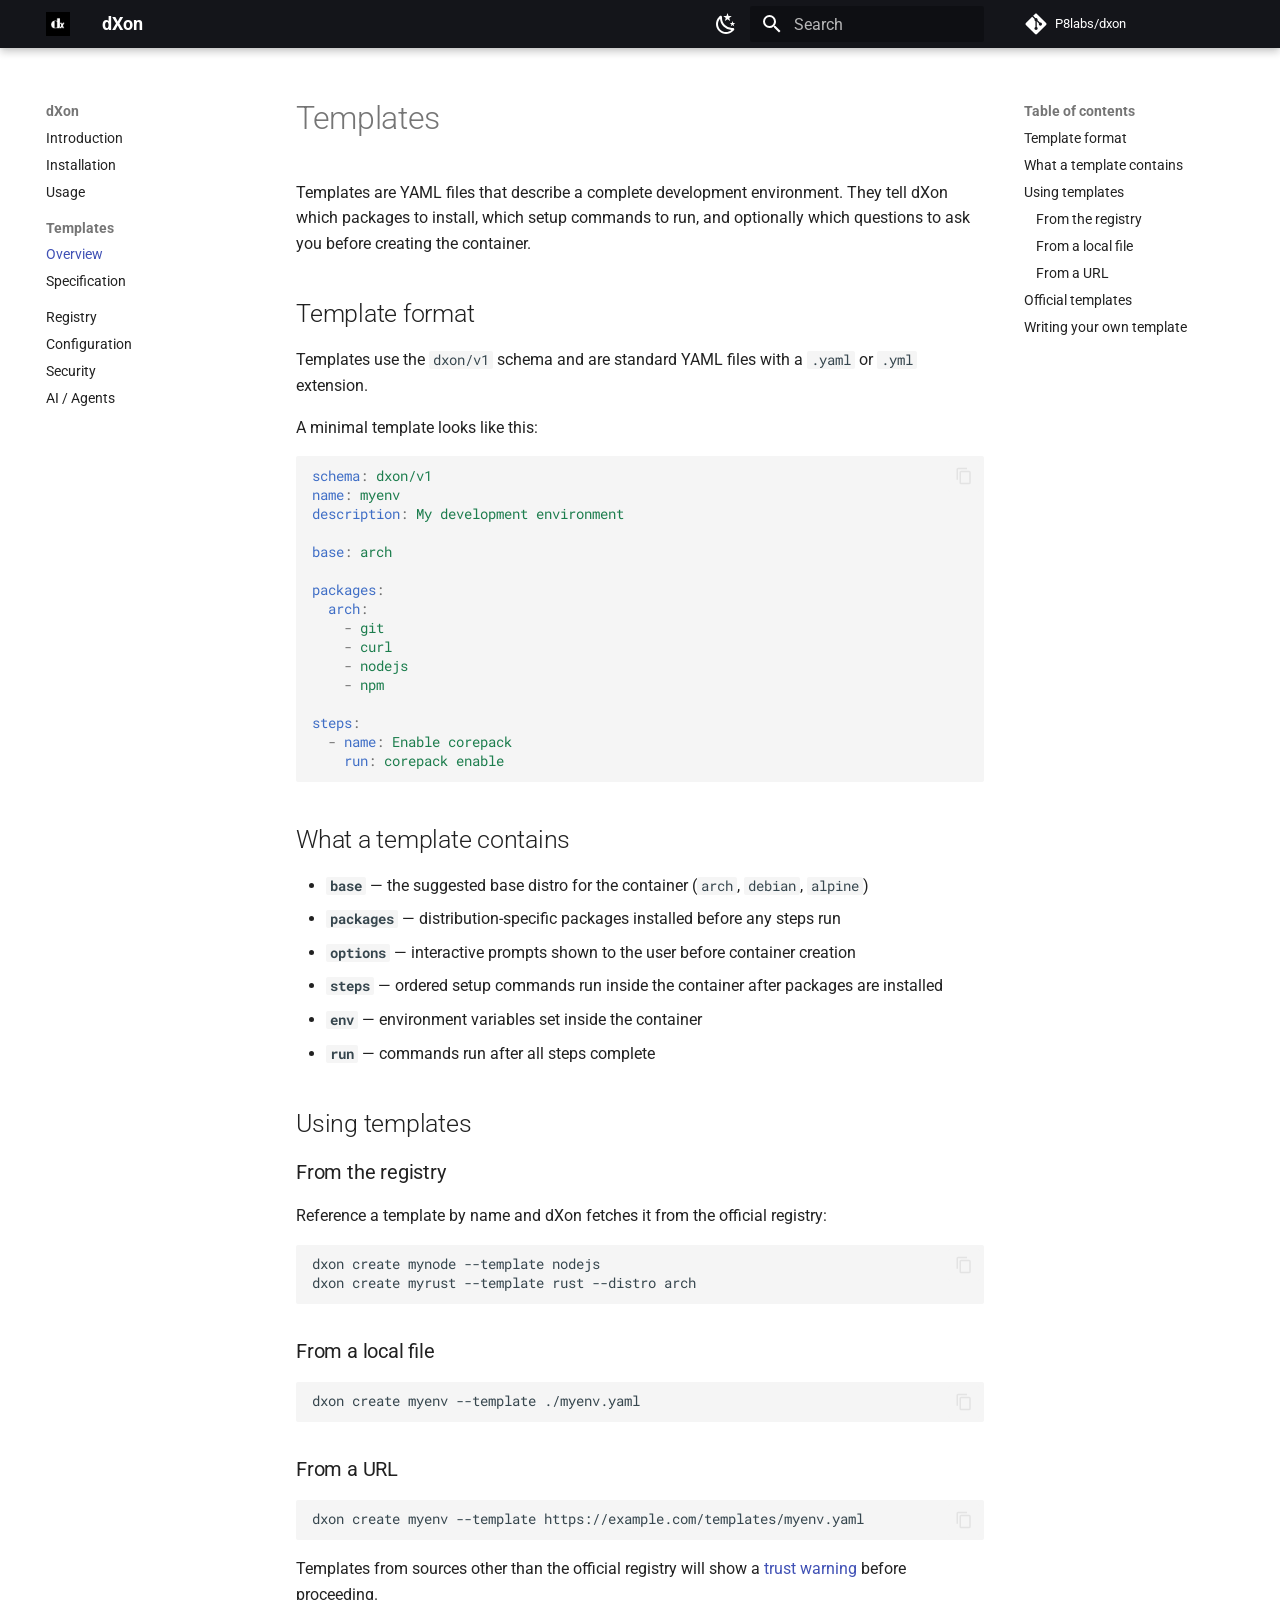
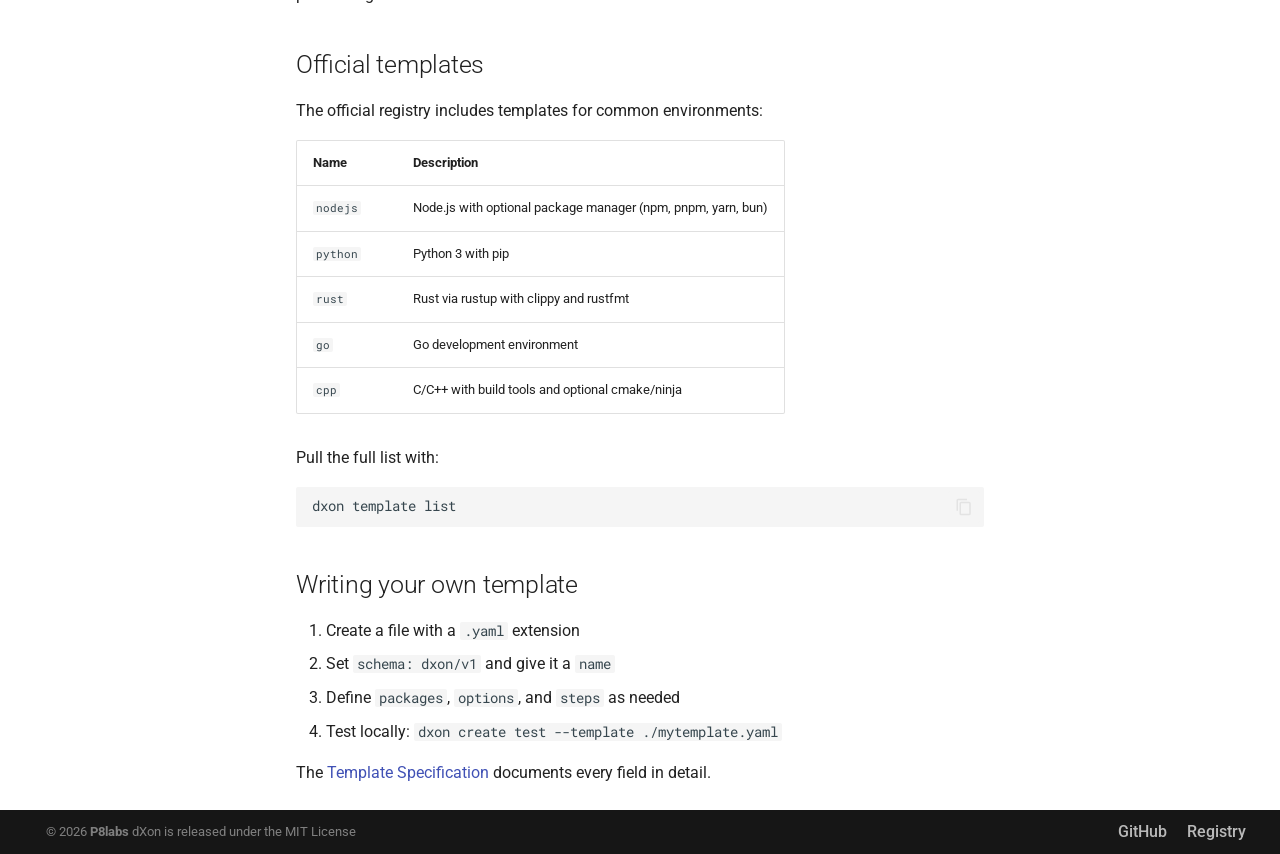
<file: templates/index.html>
<!doctype html>
<html lang="en" class="no-js">
  <head>
    
      <meta charset="utf-8">
      <meta name="viewport" content="width=device-width,initial-scale=1">
      
        <meta name="description" content="dXon – lightweight development container manager">
      
      
      
        <link rel="canonical" href="https://dxon.p8labs.in/templates/">
      
      
        <link rel="prev" href="../usage/">
      
      
        <link rel="next" href="../template-spec/">
      
      
        
      
      
      <link rel="icon" href="../assets/images/dxon.png">
      <meta name="generator" content="mkdocs-1.6.0, mkdocs-material-9.7.6">
    
    
      
        <title>Overview - dXon</title>
      
    
    
      <link rel="stylesheet" href="../assets/stylesheets/main.484c7ddc.min.css">
      
        
        <link rel="stylesheet" href="../assets/stylesheets/palette.ab4e12ef.min.css">
      
      


    
    
      
    
    
      
        
        
        <link rel="preconnect" href="https://fonts.gstatic.com" crossorigin>
        <link rel="stylesheet" href="https://fonts.googleapis.com/css?family=Roboto:300,300i,400,400i,700,700i%7CRoboto+Mono:400,400i,700,700i&display=fallback">
        <style>:root{--md-text-font:"Roboto";--md-code-font:"Roboto Mono"}</style>
      
    
    
      <link rel="stylesheet" href="../stylesheets/extra.css">
    
    <script>__md_scope=new URL("..",location),__md_hash=e=>[...e].reduce(((e,_)=>(e<<5)-e+_.charCodeAt(0)),0),__md_get=(e,_=localStorage,t=__md_scope)=>JSON.parse(_.getItem(t.pathname+"."+e)),__md_set=(e,_,t=localStorage,a=__md_scope)=>{try{t.setItem(a.pathname+"."+e,JSON.stringify(_))}catch(e){}}</script>
    
      

    
    
  </head>
  
  
    
    
      
    
    
    
    
    <body dir="ltr" data-md-color-scheme="default" data-md-color-primary="black" data-md-color-accent="indigo">
  
    
    <input class="md-toggle" data-md-toggle="drawer" type="checkbox" id="__drawer" autocomplete="off">
    <input class="md-toggle" data-md-toggle="search" type="checkbox" id="__search" autocomplete="off">
    <label class="md-overlay" for="__drawer"></label>
    <div data-md-component="skip">
      
        
        <a href="#templates" class="md-skip">
          Skip to content
        </a>
      
    </div>
    <div data-md-component="announce">
      
    </div>
    
      <div data-md-color-scheme="default" data-md-component="outdated" hidden>
        
      </div>
    
    
      

  

<header class="md-header md-header--shadow" data-md-component="header">
  <nav class="md-header__inner md-grid" aria-label="Header">
    <a href=".." title="dXon" class="md-header__button md-logo" aria-label="dXon" data-md-component="logo">
      
  <img src="../assets/images/dxon_sqr.png" alt="logo">

    </a>
    <label class="md-header__button md-icon" for="__drawer">
      
      <svg xmlns="http://www.w3.org/2000/svg" viewBox="0 0 24 24"><path d="M3 6h18v2H3zm0 5h18v2H3zm0 5h18v2H3z"/></svg>
    </label>
    <div class="md-header__title" data-md-component="header-title">
      <div class="md-header__ellipsis">
        <div class="md-header__topic">
          <span class="md-ellipsis">
            dXon
          </span>
        </div>
        <div class="md-header__topic" data-md-component="header-topic">
          <span class="md-ellipsis">
            
              Overview
            
          </span>
        </div>
      </div>
    </div>
    
      
        <form class="md-header__option" data-md-component="palette">
  
    
    
    
    <input class="md-option" data-md-color-media="" data-md-color-scheme="default" data-md-color-primary="black" data-md-color-accent="indigo"  aria-label="Switch to dark mode"  type="radio" name="__palette" id="__palette_0">
    
      <label class="md-header__button md-icon" title="Switch to dark mode" for="__palette_1" hidden>
        <svg xmlns="http://www.w3.org/2000/svg" viewBox="0 0 24 24"><path d="m17.75 4.09-2.53 1.94.91 3.06-2.63-1.81-2.63 1.81.91-3.06-2.53-1.94L12.44 4l1.06-3 1.06 3zm3.5 6.91-1.64 1.25.59 1.98-1.7-1.17-1.7 1.17.59-1.98L15.75 11l2.06-.05L18.5 9l.69 1.95zm-2.28 4.95c.83-.08 1.72 1.1 1.19 1.85-.32.45-.66.87-1.08 1.27C15.17 23 8.84 23 4.94 19.07c-3.91-3.9-3.91-10.24 0-14.14.4-.4.82-.76 1.27-1.08.75-.53 1.93.36 1.85 1.19-.27 2.86.69 5.83 2.89 8.02a9.96 9.96 0 0 0 8.02 2.89m-1.64 2.02a12.08 12.08 0 0 1-7.8-3.47c-2.17-2.19-3.33-5-3.49-7.82-2.81 3.14-2.7 7.96.31 10.98 3.02 3.01 7.84 3.12 10.98.31"/></svg>
      </label>
    
  
    
    
    
    <input class="md-option" data-md-color-media="" data-md-color-scheme="slate" data-md-color-primary="black" data-md-color-accent="indigo"  aria-label="Switch to light mode"  type="radio" name="__palette" id="__palette_1">
    
      <label class="md-header__button md-icon" title="Switch to light mode" for="__palette_0" hidden>
        <svg xmlns="http://www.w3.org/2000/svg" viewBox="0 0 24 24"><path d="M12 7a5 5 0 0 1 5 5 5 5 0 0 1-5 5 5 5 0 0 1-5-5 5 5 0 0 1 5-5m0 2a3 3 0 0 0-3 3 3 3 0 0 0 3 3 3 3 0 0 0 3-3 3 3 0 0 0-3-3m0-7 2.39 3.42C13.65 5.15 12.84 5 12 5s-1.65.15-2.39.42zM3.34 7l4.16-.35A7.2 7.2 0 0 0 5.94 8.5c-.44.74-.69 1.5-.83 2.29zm.02 10 1.76-3.77a7.131 7.131 0 0 0 2.38 4.14zM20.65 7l-1.77 3.79a7.02 7.02 0 0 0-2.38-4.15zm-.01 10-4.14.36c.59-.51 1.12-1.14 1.54-1.86.42-.73.69-1.5.83-2.29zM12 22l-2.41-3.44c.74.27 1.55.44 2.41.44.82 0 1.63-.17 2.37-.44z"/></svg>
      </label>
    
  
</form>
      
    
    
      <script>var palette=__md_get("__palette");if(palette&&palette.color){if("(prefers-color-scheme)"===palette.color.media){var media=matchMedia("(prefers-color-scheme: light)"),input=document.querySelector(media.matches?"[data-md-color-media='(prefers-color-scheme: light)']":"[data-md-color-media='(prefers-color-scheme: dark)']");palette.color.media=input.getAttribute("data-md-color-media"),palette.color.scheme=input.getAttribute("data-md-color-scheme"),palette.color.primary=input.getAttribute("data-md-color-primary"),palette.color.accent=input.getAttribute("data-md-color-accent")}for(var[key,value]of Object.entries(palette.color))document.body.setAttribute("data-md-color-"+key,value)}</script>
    
    
    
      
      
        <label class="md-header__button md-icon" for="__search">
          
          <svg xmlns="http://www.w3.org/2000/svg" viewBox="0 0 24 24"><path d="M9.5 3A6.5 6.5 0 0 1 16 9.5c0 1.61-.59 3.09-1.56 4.23l.27.27h.79l5 5-1.5 1.5-5-5v-.79l-.27-.27A6.52 6.52 0 0 1 9.5 16 6.5 6.5 0 0 1 3 9.5 6.5 6.5 0 0 1 9.5 3m0 2C7 5 5 7 5 9.5S7 14 9.5 14 14 12 14 9.5 12 5 9.5 5"/></svg>
        </label>
        <div class="md-search" data-md-component="search" role="dialog">
  <label class="md-search__overlay" for="__search"></label>
  <div class="md-search__inner" role="search">
    <form class="md-search__form" name="search">
      <input type="text" class="md-search__input" name="query" aria-label="Search" placeholder="Search" autocapitalize="off" autocorrect="off" autocomplete="off" spellcheck="false" data-md-component="search-query" required>
      <label class="md-search__icon md-icon" for="__search">
        
        <svg xmlns="http://www.w3.org/2000/svg" viewBox="0 0 24 24"><path d="M9.5 3A6.5 6.5 0 0 1 16 9.5c0 1.61-.59 3.09-1.56 4.23l.27.27h.79l5 5-1.5 1.5-5-5v-.79l-.27-.27A6.52 6.52 0 0 1 9.5 16 6.5 6.5 0 0 1 3 9.5 6.5 6.5 0 0 1 9.5 3m0 2C7 5 5 7 5 9.5S7 14 9.5 14 14 12 14 9.5 12 5 9.5 5"/></svg>
        
        <svg xmlns="http://www.w3.org/2000/svg" viewBox="0 0 24 24"><path d="M20 11v2H8l5.5 5.5-1.42 1.42L4.16 12l7.92-7.92L13.5 5.5 8 11z"/></svg>
      </label>
      <nav class="md-search__options" aria-label="Search">
        
          <a href="javascript:void(0)" class="md-search__icon md-icon" title="Share" aria-label="Share" data-clipboard data-clipboard-text="" data-md-component="search-share" tabindex="-1">
            
            <svg xmlns="http://www.w3.org/2000/svg" viewBox="0 0 24 24"><path d="M18 16.08c-.76 0-1.44.3-1.96.77L8.91 12.7c.05-.23.09-.46.09-.7s-.04-.47-.09-.7l7.05-4.11c.54.5 1.25.81 2.04.81a3 3 0 0 0 3-3 3 3 0 0 0-3-3 3 3 0 0 0-3 3c0 .24.04.47.09.7L8.04 9.81C7.5 9.31 6.79 9 6 9a3 3 0 0 0-3 3 3 3 0 0 0 3 3c.79 0 1.5-.31 2.04-.81l7.12 4.15c-.05.21-.08.43-.08.66 0 1.61 1.31 2.91 2.92 2.91s2.92-1.3 2.92-2.91A2.92 2.92 0 0 0 18 16.08"/></svg>
          </a>
        
        <button type="reset" class="md-search__icon md-icon" title="Clear" aria-label="Clear" tabindex="-1">
          
          <svg xmlns="http://www.w3.org/2000/svg" viewBox="0 0 24 24"><path d="M19 6.41 17.59 5 12 10.59 6.41 5 5 6.41 10.59 12 5 17.59 6.41 19 12 13.41 17.59 19 19 17.59 13.41 12z"/></svg>
        </button>
      </nav>
      
    </form>
    <div class="md-search__output">
      <div class="md-search__scrollwrap" tabindex="0" data-md-scrollfix>
        <div class="md-search-result" data-md-component="search-result">
          <div class="md-search-result__meta">
            Initializing search
          </div>
          <ol class="md-search-result__list" role="presentation"></ol>
        </div>
      </div>
    </div>
  </div>
</div>
      
    
    
      <div class="md-header__source">
        <a href="https://github.com/P8labs/dxon" title="Go to repository" class="md-source" data-md-component="source">
  <div class="md-source__icon md-icon">
    
    <svg xmlns="http://www.w3.org/2000/svg" viewBox="0 0 448 512"><!--! Font Awesome Free 7.1.0 by @fontawesome - https://fontawesome.com License - https://fontawesome.com/license/free (Icons: CC BY 4.0, Fonts: SIL OFL 1.1, Code: MIT License) Copyright 2025 Fonticons, Inc.--><path d="M439.6 236.1 244 40.5c-5.4-5.5-12.8-8.5-20.4-8.5s-15 3-20.4 8.4L162.5 81l51.5 51.5c27.1-9.1 52.7 16.8 43.4 43.7l49.7 49.7c34.2-11.8 61.2 31 35.5 56.7-26.5 26.5-70.2-2.9-56-37.3L240.3 199v121.9c25.3 12.5 22.3 41.8 9.1 55-6.4 6.4-15.2 10.1-24.3 10.1s-17.8-3.6-24.3-10.1c-17.6-17.6-11.1-46.9 11.2-56v-123c-20.8-8.5-24.6-30.7-18.6-45L142.6 101 8.5 235.1C3 240.6 0 247.9 0 255.5s3 15 8.5 20.4l195.6 195.7c5.4 5.4 12.7 8.4 20.4 8.4s15-3 20.4-8.4l194.7-194.7c5.4-5.4 8.4-12.8 8.4-20.4s-3-15-8.4-20.4"/></svg>
  </div>
  <div class="md-source__repository">
    P8labs/dxon
  </div>
</a>
      </div>
    
  </nav>
  
</header>
    
    <div class="md-container" data-md-component="container">
      
      
        
          
        
      
      <main class="md-main" data-md-component="main">
        <div class="md-main__inner md-grid">
          
            
              
              <div class="md-sidebar md-sidebar--primary" data-md-component="sidebar" data-md-type="navigation" >
                <div class="md-sidebar__scrollwrap">
                  <div class="md-sidebar__inner">
                    



<nav class="md-nav md-nav--primary" aria-label="Navigation" data-md-level="0">
  <label class="md-nav__title" for="__drawer">
    <a href=".." title="dXon" class="md-nav__button md-logo" aria-label="dXon" data-md-component="logo">
      
  <img src="../assets/images/dxon_sqr.png" alt="logo">

    </a>
    dXon
  </label>
  
    <div class="md-nav__source">
      <a href="https://github.com/P8labs/dxon" title="Go to repository" class="md-source" data-md-component="source">
  <div class="md-source__icon md-icon">
    
    <svg xmlns="http://www.w3.org/2000/svg" viewBox="0 0 448 512"><!--! Font Awesome Free 7.1.0 by @fontawesome - https://fontawesome.com License - https://fontawesome.com/license/free (Icons: CC BY 4.0, Fonts: SIL OFL 1.1, Code: MIT License) Copyright 2025 Fonticons, Inc.--><path d="M439.6 236.1 244 40.5c-5.4-5.5-12.8-8.5-20.4-8.5s-15 3-20.4 8.4L162.5 81l51.5 51.5c27.1-9.1 52.7 16.8 43.4 43.7l49.7 49.7c34.2-11.8 61.2 31 35.5 56.7-26.5 26.5-70.2-2.9-56-37.3L240.3 199v121.9c25.3 12.5 22.3 41.8 9.1 55-6.4 6.4-15.2 10.1-24.3 10.1s-17.8-3.6-24.3-10.1c-17.6-17.6-11.1-46.9 11.2-56v-123c-20.8-8.5-24.6-30.7-18.6-45L142.6 101 8.5 235.1C3 240.6 0 247.9 0 255.5s3 15 8.5 20.4l195.6 195.7c5.4 5.4 12.7 8.4 20.4 8.4s15-3 20.4-8.4l194.7-194.7c5.4-5.4 8.4-12.8 8.4-20.4s-3-15-8.4-20.4"/></svg>
  </div>
  <div class="md-source__repository">
    P8labs/dxon
  </div>
</a>
    </div>
  
  <ul class="md-nav__list" data-md-scrollfix>
    
      
      
  
  
  
  
    <li class="md-nav__item">
      <a href=".." class="md-nav__link">
        
  
  
  <span class="md-ellipsis">
    
  
    Introduction
  

    
  </span>
  
  

      </a>
    </li>
  

    
      
      
  
  
  
  
    <li class="md-nav__item">
      <a href="../installation/" class="md-nav__link">
        
  
  
  <span class="md-ellipsis">
    
  
    Installation
  

    
  </span>
  
  

      </a>
    </li>
  

    
      
      
  
  
  
  
    <li class="md-nav__item">
      <a href="../usage/" class="md-nav__link">
        
  
  
  <span class="md-ellipsis">
    
  
    Usage
  

    
  </span>
  
  

      </a>
    </li>
  

    
      
      
  
  
    
  
  
  
    
    
    
    
      
        
        
      
    
    
    <li class="md-nav__item md-nav__item--active md-nav__item--section md-nav__item--nested">
      
        
        
        <input class="md-nav__toggle md-toggle " type="checkbox" id="__nav_4" checked>
        
          
          <label class="md-nav__link" for="__nav_4" id="__nav_4_label" tabindex="">
            
  
  
  <span class="md-ellipsis">
    
  
    Templates
  

    
  </span>
  
  

            <span class="md-nav__icon md-icon"></span>
          </label>
        
        <nav class="md-nav" data-md-level="1" aria-labelledby="__nav_4_label" aria-expanded="true">
          <label class="md-nav__title" for="__nav_4">
            <span class="md-nav__icon md-icon"></span>
            
  
    Templates
  

          </label>
          <ul class="md-nav__list" data-md-scrollfix>
            
              
                
  
  
    
  
  
  
    <li class="md-nav__item md-nav__item--active">
      
      <input class="md-nav__toggle md-toggle" type="checkbox" id="__toc">
      
      
        
      
      
        <label class="md-nav__link md-nav__link--active" for="__toc">
          
  
  
  <span class="md-ellipsis">
    
  
    Overview
  

    
  </span>
  
  

          <span class="md-nav__icon md-icon"></span>
        </label>
      
      <a href="./" class="md-nav__link md-nav__link--active">
        
  
  
  <span class="md-ellipsis">
    
  
    Overview
  

    
  </span>
  
  

      </a>
      
        

<nav class="md-nav md-nav--secondary" aria-label="Table of contents">
  
  
  
    
  
  
    <label class="md-nav__title" for="__toc">
      <span class="md-nav__icon md-icon"></span>
      Table of contents
    </label>
    <ul class="md-nav__list" data-md-component="toc" data-md-scrollfix>
      
        <li class="md-nav__item">
  <a href="#template-format" class="md-nav__link">
    <span class="md-ellipsis">
      
        Template format
      
    </span>
  </a>
  
</li>
      
        <li class="md-nav__item">
  <a href="#what-a-template-contains" class="md-nav__link">
    <span class="md-ellipsis">
      
        What a template contains
      
    </span>
  </a>
  
</li>
      
        <li class="md-nav__item">
  <a href="#using-templates" class="md-nav__link">
    <span class="md-ellipsis">
      
        Using templates
      
    </span>
  </a>
  
    <nav class="md-nav" aria-label="Using templates">
      <ul class="md-nav__list">
        
          <li class="md-nav__item">
  <a href="#from-the-registry" class="md-nav__link">
    <span class="md-ellipsis">
      
        From the registry
      
    </span>
  </a>
  
</li>
        
          <li class="md-nav__item">
  <a href="#from-a-local-file" class="md-nav__link">
    <span class="md-ellipsis">
      
        From a local file
      
    </span>
  </a>
  
</li>
        
          <li class="md-nav__item">
  <a href="#from-a-url" class="md-nav__link">
    <span class="md-ellipsis">
      
        From a URL
      
    </span>
  </a>
  
</li>
        
      </ul>
    </nav>
  
</li>
      
        <li class="md-nav__item">
  <a href="#official-templates" class="md-nav__link">
    <span class="md-ellipsis">
      
        Official templates
      
    </span>
  </a>
  
</li>
      
        <li class="md-nav__item">
  <a href="#writing-your-own-template" class="md-nav__link">
    <span class="md-ellipsis">
      
        Writing your own template
      
    </span>
  </a>
  
</li>
      
    </ul>
  
</nav>
      
    </li>
  

              
            
              
                
  
  
  
  
    <li class="md-nav__item">
      <a href="../template-spec/" class="md-nav__link">
        
  
  
  <span class="md-ellipsis">
    
  
    Specification
  

    
  </span>
  
  

      </a>
    </li>
  

              
            
          </ul>
        </nav>
      
    </li>
  

    
      
      
  
  
  
  
    <li class="md-nav__item">
      <a href="../registry/" class="md-nav__link">
        
  
  
  <span class="md-ellipsis">
    
  
    Registry
  

    
  </span>
  
  

      </a>
    </li>
  

    
      
      
  
  
  
  
    <li class="md-nav__item">
      <a href="../configuration/" class="md-nav__link">
        
  
  
  <span class="md-ellipsis">
    
  
    Configuration
  

    
  </span>
  
  

      </a>
    </li>
  

    
      
      
  
  
  
  
    <li class="md-nav__item">
      <a href="../security/" class="md-nav__link">
        
  
  
  <span class="md-ellipsis">
    
  
    Security
  

    
  </span>
  
  

      </a>
    </li>
  

    
      
      
  
  
  
  
    <li class="md-nav__item">
      <a href="../ai/" class="md-nav__link">
        
  
  
  <span class="md-ellipsis">
    
  
    AI / Agents
  

    
  </span>
  
  

      </a>
    </li>
  

    
  </ul>
</nav>
                  </div>
                </div>
              </div>
            
            
              
              <div class="md-sidebar md-sidebar--secondary" data-md-component="sidebar" data-md-type="toc" >
                <div class="md-sidebar__scrollwrap">
                  <div class="md-sidebar__inner">
                    

<nav class="md-nav md-nav--secondary" aria-label="Table of contents">
  
  
  
    
  
  
    <label class="md-nav__title" for="__toc">
      <span class="md-nav__icon md-icon"></span>
      Table of contents
    </label>
    <ul class="md-nav__list" data-md-component="toc" data-md-scrollfix>
      
        <li class="md-nav__item">
  <a href="#template-format" class="md-nav__link">
    <span class="md-ellipsis">
      
        Template format
      
    </span>
  </a>
  
</li>
      
        <li class="md-nav__item">
  <a href="#what-a-template-contains" class="md-nav__link">
    <span class="md-ellipsis">
      
        What a template contains
      
    </span>
  </a>
  
</li>
      
        <li class="md-nav__item">
  <a href="#using-templates" class="md-nav__link">
    <span class="md-ellipsis">
      
        Using templates
      
    </span>
  </a>
  
    <nav class="md-nav" aria-label="Using templates">
      <ul class="md-nav__list">
        
          <li class="md-nav__item">
  <a href="#from-the-registry" class="md-nav__link">
    <span class="md-ellipsis">
      
        From the registry
      
    </span>
  </a>
  
</li>
        
          <li class="md-nav__item">
  <a href="#from-a-local-file" class="md-nav__link">
    <span class="md-ellipsis">
      
        From a local file
      
    </span>
  </a>
  
</li>
        
          <li class="md-nav__item">
  <a href="#from-a-url" class="md-nav__link">
    <span class="md-ellipsis">
      
        From a URL
      
    </span>
  </a>
  
</li>
        
      </ul>
    </nav>
  
</li>
      
        <li class="md-nav__item">
  <a href="#official-templates" class="md-nav__link">
    <span class="md-ellipsis">
      
        Official templates
      
    </span>
  </a>
  
</li>
      
        <li class="md-nav__item">
  <a href="#writing-your-own-template" class="md-nav__link">
    <span class="md-ellipsis">
      
        Writing your own template
      
    </span>
  </a>
  
</li>
      
    </ul>
  
</nav>
                  </div>
                </div>
              </div>
            
          
          
            <div class="md-content" data-md-component="content">
              
              <article class="md-content__inner md-typeset">
                
                  


  
  


<h1 id="templates">Templates<a class="headerlink" href="#templates" title="Permanent link">&para;</a></h1>
<p>Templates are YAML files that describe a complete development environment. They tell dXon which packages to install, which setup commands to run, and optionally which questions to ask you before creating the container.</p>
<h2 id="template-format">Template format<a class="headerlink" href="#template-format" title="Permanent link">&para;</a></h2>
<p>Templates use the <code>dxon/v1</code> schema and are standard YAML files with a <code>.yaml</code> or <code>.yml</code> extension.</p>
<p>A minimal template looks like this:</p>
<div class="highlight"><pre><span></span><code><a id="__codelineno-0-1" name="__codelineno-0-1" href="#__codelineno-0-1"></a><span class="nt">schema</span><span class="p">:</span><span class="w"> </span><span class="l l-Scalar l-Scalar-Plain">dxon/v1</span>
<a id="__codelineno-0-2" name="__codelineno-0-2" href="#__codelineno-0-2"></a><span class="nt">name</span><span class="p">:</span><span class="w"> </span><span class="l l-Scalar l-Scalar-Plain">myenv</span>
<a id="__codelineno-0-3" name="__codelineno-0-3" href="#__codelineno-0-3"></a><span class="nt">description</span><span class="p">:</span><span class="w"> </span><span class="l l-Scalar l-Scalar-Plain">My development environment</span>
<a id="__codelineno-0-4" name="__codelineno-0-4" href="#__codelineno-0-4"></a>
<a id="__codelineno-0-5" name="__codelineno-0-5" href="#__codelineno-0-5"></a><span class="nt">base</span><span class="p">:</span><span class="w"> </span><span class="l l-Scalar l-Scalar-Plain">arch</span>
<a id="__codelineno-0-6" name="__codelineno-0-6" href="#__codelineno-0-6"></a>
<a id="__codelineno-0-7" name="__codelineno-0-7" href="#__codelineno-0-7"></a><span class="nt">packages</span><span class="p">:</span>
<a id="__codelineno-0-8" name="__codelineno-0-8" href="#__codelineno-0-8"></a><span class="w">  </span><span class="nt">arch</span><span class="p">:</span>
<a id="__codelineno-0-9" name="__codelineno-0-9" href="#__codelineno-0-9"></a><span class="w">    </span><span class="p p-Indicator">-</span><span class="w"> </span><span class="l l-Scalar l-Scalar-Plain">git</span>
<a id="__codelineno-0-10" name="__codelineno-0-10" href="#__codelineno-0-10"></a><span class="w">    </span><span class="p p-Indicator">-</span><span class="w"> </span><span class="l l-Scalar l-Scalar-Plain">curl</span>
<a id="__codelineno-0-11" name="__codelineno-0-11" href="#__codelineno-0-11"></a><span class="w">    </span><span class="p p-Indicator">-</span><span class="w"> </span><span class="l l-Scalar l-Scalar-Plain">nodejs</span>
<a id="__codelineno-0-12" name="__codelineno-0-12" href="#__codelineno-0-12"></a><span class="w">    </span><span class="p p-Indicator">-</span><span class="w"> </span><span class="l l-Scalar l-Scalar-Plain">npm</span>
<a id="__codelineno-0-13" name="__codelineno-0-13" href="#__codelineno-0-13"></a>
<a id="__codelineno-0-14" name="__codelineno-0-14" href="#__codelineno-0-14"></a><span class="nt">steps</span><span class="p">:</span>
<a id="__codelineno-0-15" name="__codelineno-0-15" href="#__codelineno-0-15"></a><span class="w">  </span><span class="p p-Indicator">-</span><span class="w"> </span><span class="nt">name</span><span class="p">:</span><span class="w"> </span><span class="l l-Scalar l-Scalar-Plain">Enable corepack</span>
<a id="__codelineno-0-16" name="__codelineno-0-16" href="#__codelineno-0-16"></a><span class="w">    </span><span class="nt">run</span><span class="p">:</span><span class="w"> </span><span class="l l-Scalar l-Scalar-Plain">corepack enable</span>
</code></pre></div>
<h2 id="what-a-template-contains">What a template contains<a class="headerlink" href="#what-a-template-contains" title="Permanent link">&para;</a></h2>
<ul>
<li><strong><code>base</code></strong> — the suggested base distro for the container (<code>arch</code>, <code>debian</code>, <code>alpine</code>)</li>
<li><strong><code>packages</code></strong> — distribution-specific packages installed before any steps run</li>
<li><strong><code>options</code></strong> — interactive prompts shown to the user before container creation</li>
<li><strong><code>steps</code></strong> — ordered setup commands run inside the container after packages are installed</li>
<li><strong><code>env</code></strong> — environment variables set inside the container</li>
<li><strong><code>run</code></strong> — commands run after all steps complete</li>
</ul>
<h2 id="using-templates">Using templates<a class="headerlink" href="#using-templates" title="Permanent link">&para;</a></h2>
<h3 id="from-the-registry">From the registry<a class="headerlink" href="#from-the-registry" title="Permanent link">&para;</a></h3>
<p>Reference a template by name and dXon fetches it from the official registry:</p>
<div class="highlight"><pre><span></span><code><a id="__codelineno-1-1" name="__codelineno-1-1" href="#__codelineno-1-1"></a>dxon<span class="w"> </span>create<span class="w"> </span>mynode<span class="w"> </span>--template<span class="w"> </span>nodejs
<a id="__codelineno-1-2" name="__codelineno-1-2" href="#__codelineno-1-2"></a>dxon<span class="w"> </span>create<span class="w"> </span>myrust<span class="w"> </span>--template<span class="w"> </span>rust<span class="w"> </span>--distro<span class="w"> </span>arch
</code></pre></div>
<h3 id="from-a-local-file">From a local file<a class="headerlink" href="#from-a-local-file" title="Permanent link">&para;</a></h3>
<div class="highlight"><pre><span></span><code><a id="__codelineno-2-1" name="__codelineno-2-1" href="#__codelineno-2-1"></a>dxon<span class="w"> </span>create<span class="w"> </span>myenv<span class="w"> </span>--template<span class="w"> </span>./myenv.yaml
</code></pre></div>
<h3 id="from-a-url">From a URL<a class="headerlink" href="#from-a-url" title="Permanent link">&para;</a></h3>
<div class="highlight"><pre><span></span><code><a id="__codelineno-3-1" name="__codelineno-3-1" href="#__codelineno-3-1"></a>dxon<span class="w"> </span>create<span class="w"> </span>myenv<span class="w"> </span>--template<span class="w"> </span>https://example.com/templates/myenv.yaml
</code></pre></div>
<p>Templates from sources other than the official registry will show a <a href="../security/">trust warning</a> before proceeding.</p>
<h2 id="official-templates">Official templates<a class="headerlink" href="#official-templates" title="Permanent link">&para;</a></h2>
<p>The official registry includes templates for common environments:</p>
<table>
<thead>
<tr>
<th>Name</th>
<th>Description</th>
</tr>
</thead>
<tbody>
<tr>
<td><code>nodejs</code></td>
<td>Node.js with optional package manager (npm, pnpm, yarn, bun)</td>
</tr>
<tr>
<td><code>python</code></td>
<td>Python 3 with pip</td>
</tr>
<tr>
<td><code>rust</code></td>
<td>Rust via rustup with clippy and rustfmt</td>
</tr>
<tr>
<td><code>go</code></td>
<td>Go development environment</td>
</tr>
<tr>
<td><code>cpp</code></td>
<td>C/C++ with build tools and optional cmake/ninja</td>
</tr>
</tbody>
</table>
<p>Pull the full list with:</p>
<div class="highlight"><pre><span></span><code><a id="__codelineno-4-1" name="__codelineno-4-1" href="#__codelineno-4-1"></a>dxon<span class="w"> </span>template<span class="w"> </span>list
</code></pre></div>
<h2 id="writing-your-own-template">Writing your own template<a class="headerlink" href="#writing-your-own-template" title="Permanent link">&para;</a></h2>
<ol>
<li>Create a file with a <code>.yaml</code> extension</li>
<li>Set <code>schema: dxon/v1</code> and give it a <code>name</code></li>
<li>Define <code>packages</code>, <code>options</code>, and <code>steps</code> as needed</li>
<li>Test locally: <code>dxon create test --template ./mytemplate.yaml</code></li>
</ol>
<p>The <a href="../template-spec/">Template Specification</a> documents every field in detail.</p>












                
              </article>
            </div>
          
          
<script>var target=document.getElementById(location.hash.slice(1));target&&target.name&&(target.checked=target.name.startsWith("__tabbed_"))</script>
        </div>
        
          <button type="button" class="md-top md-icon" data-md-component="top" hidden>
  
  <svg xmlns="http://www.w3.org/2000/svg" viewBox="0 0 24 24"><path d="M13 20h-2V8l-5.5 5.5-1.42-1.42L12 4.16l7.92 7.92-1.42 1.42L13 8z"/></svg>
  Back to top
</button>
        
      </main>
      
        
<footer class="md-footer">

    <div class="md-footer-meta md-typeset">
        <div class="md-footer-meta__inner md-grid">

            <div class="md-copyright">
                <span>
                    © 2026 <strong>P8labs</strong>
                </span>
                <span>
                    dXon is released under the MIT License
                </span>
            </div>

            <div class="footer-right">
                <a href="https://github.com/P8labs/dxon" target="_blank">
                    GitHub
                </a>
                <a href="https://github.com/P8labs/dxon-registry" target="_blank">
                    Registry
                </a>
            </div>

        </div>
    </div>

</footer>

      
    </div>
    <div class="md-dialog" data-md-component="dialog">
      <div class="md-dialog__inner md-typeset"></div>
    </div>
    
    
    
      
      
      <script id="__config" type="application/json">{"annotate": null, "base": "..", "features": ["navigation.sections", "navigation.top", "navigation.footer", "navigation.instant", "navigation.tracking", "search.highlight", "search.share", "content.code.copy", "content.code.annotate"], "search": "../assets/javascripts/workers/search.2c215733.min.js", "tags": null, "translations": {"clipboard.copied": "Copied to clipboard", "clipboard.copy": "Copy to clipboard", "search.result.more.one": "1 more on this page", "search.result.more.other": "# more on this page", "search.result.none": "No matching documents", "search.result.one": "1 matching document", "search.result.other": "# matching documents", "search.result.placeholder": "Type to start searching", "search.result.term.missing": "Missing", "select.version": "Select version"}, "version": 1.0}</script>
    
    
      <script src="../assets/javascripts/bundle.79ae519e.min.js"></script>
      
    
  </body>
</html>
</file>
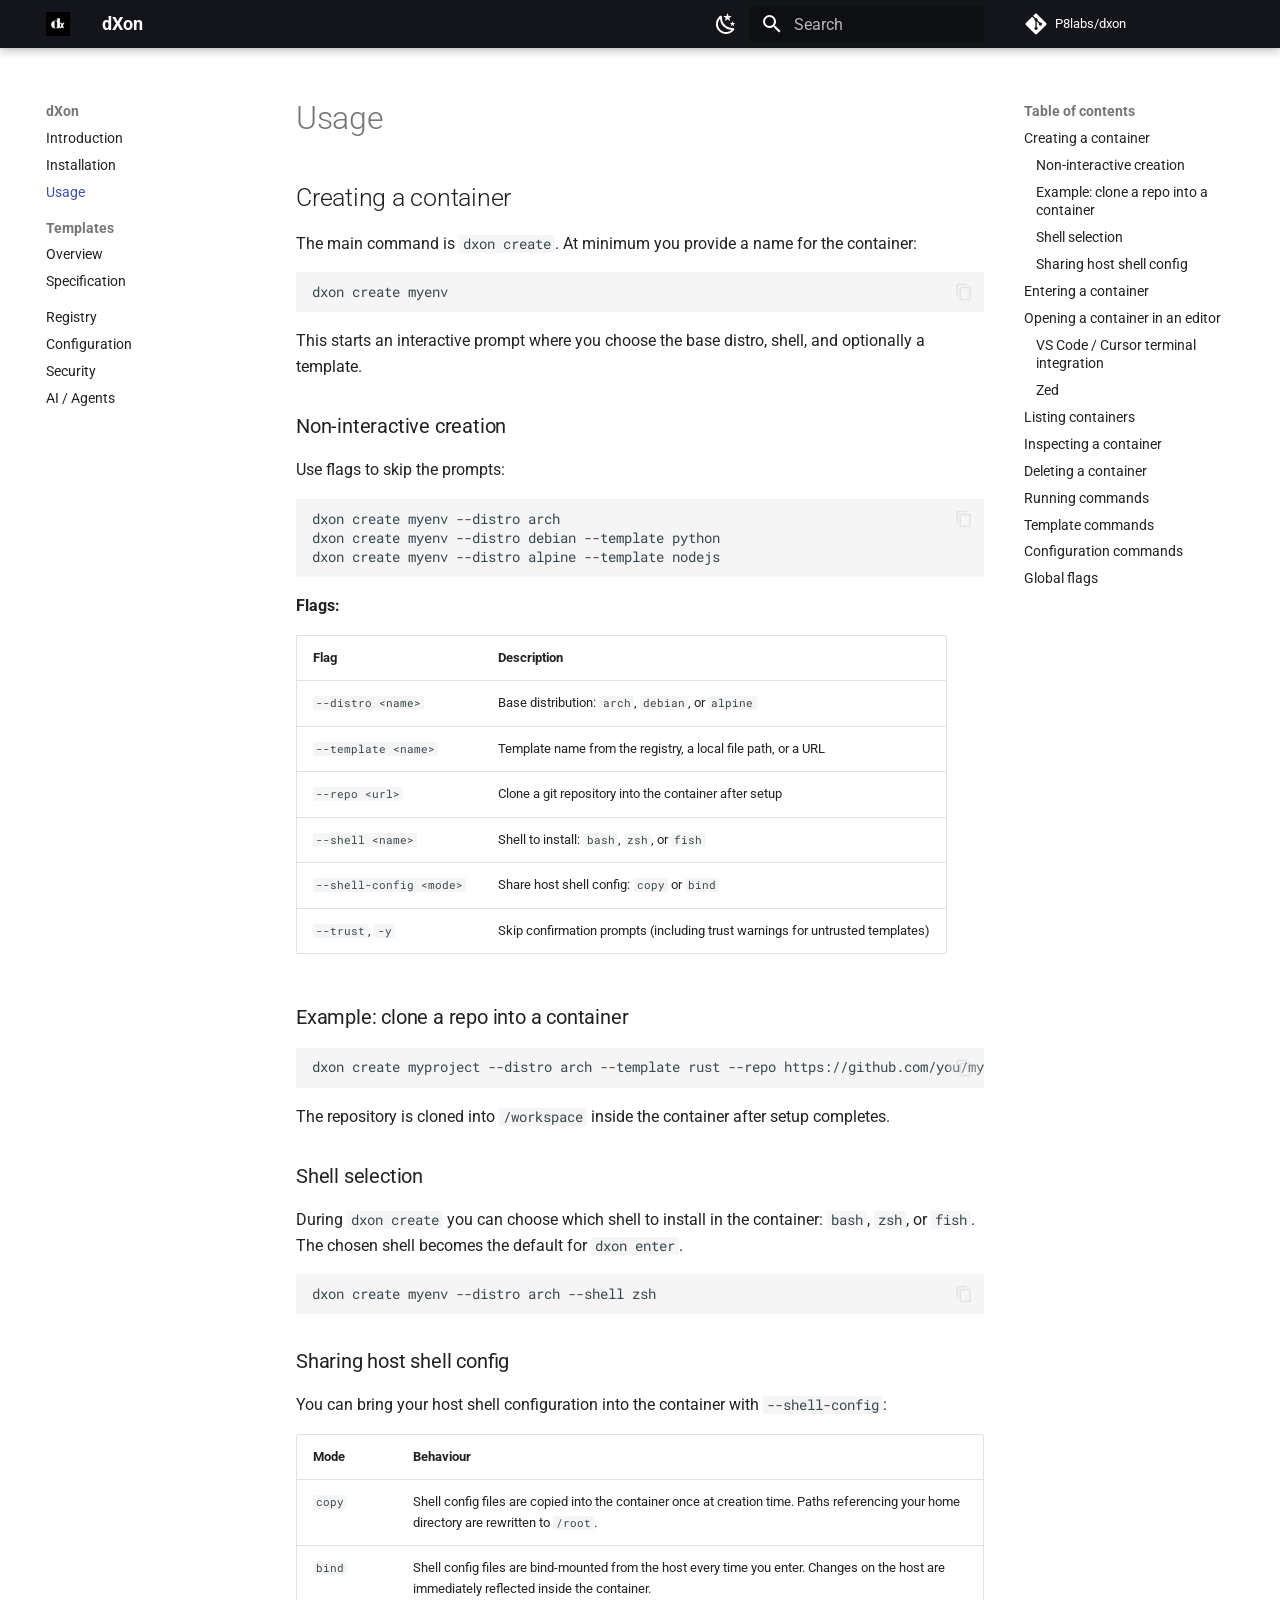
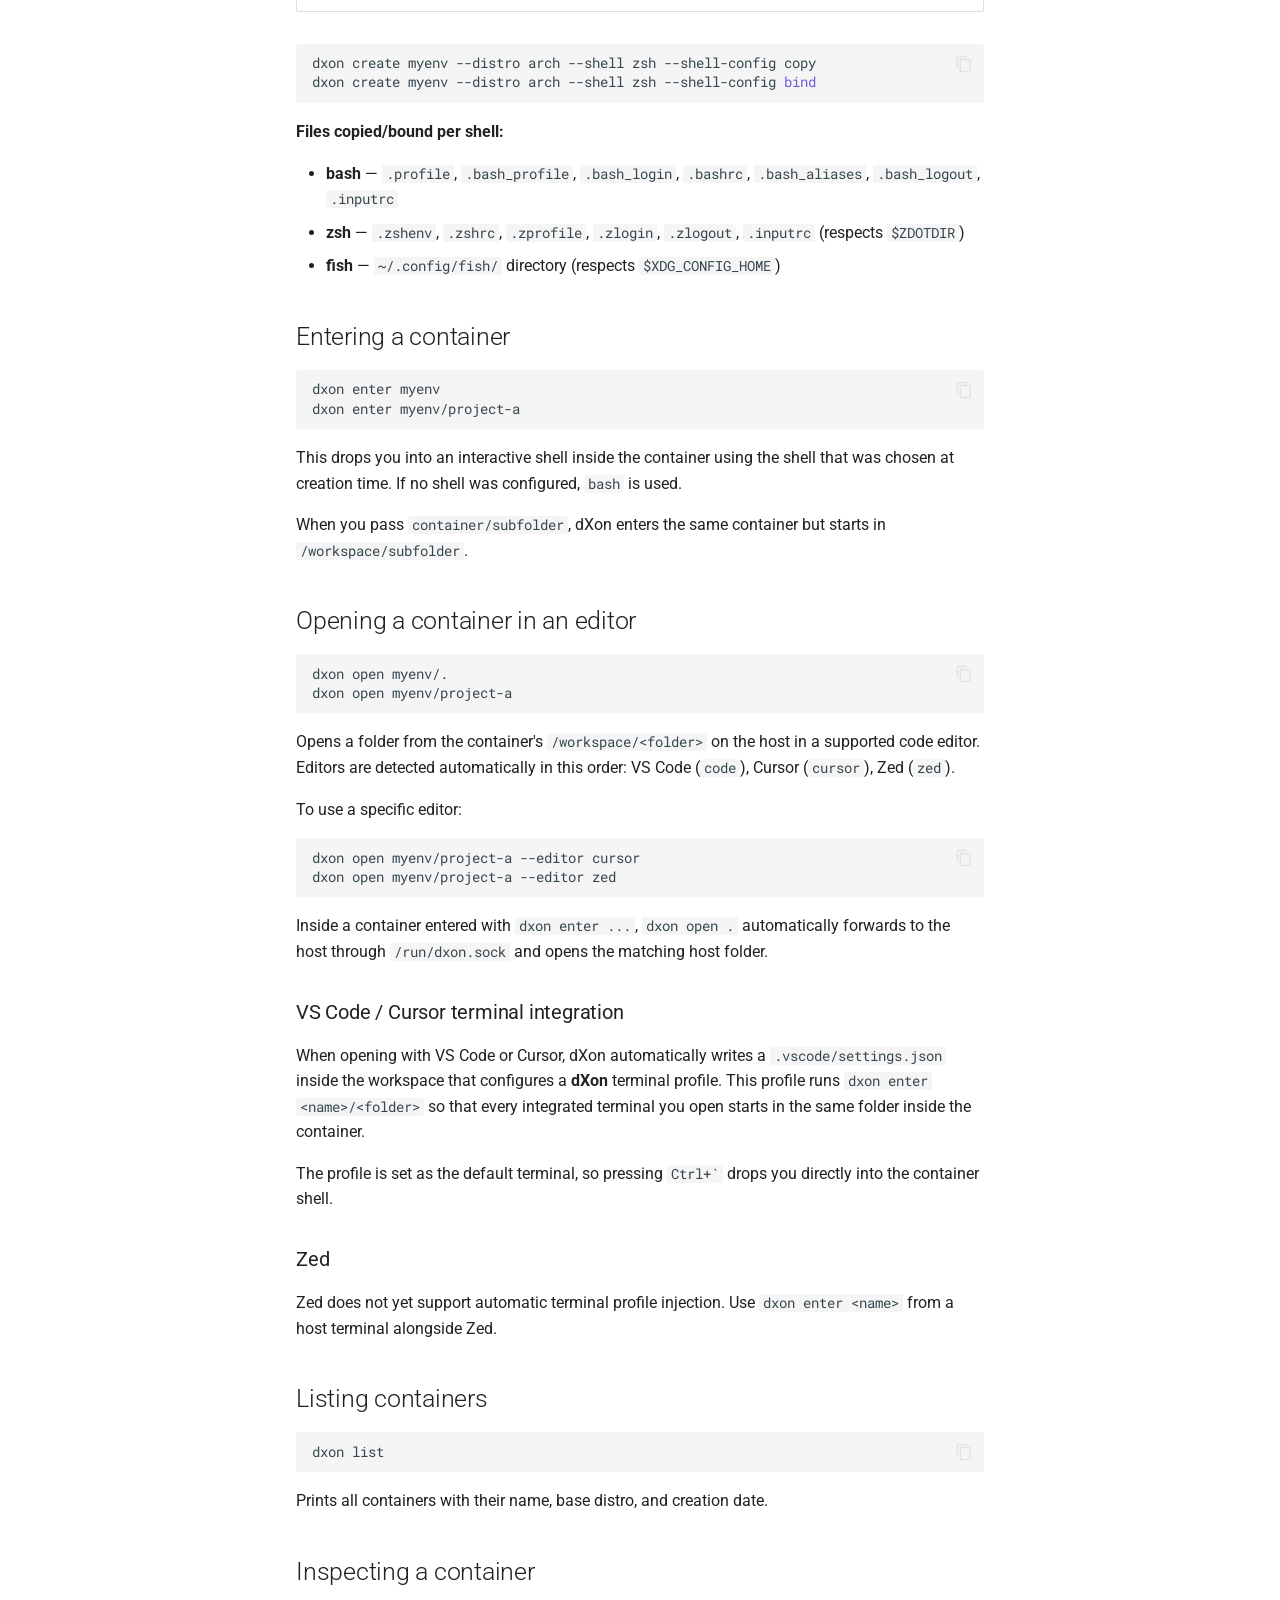
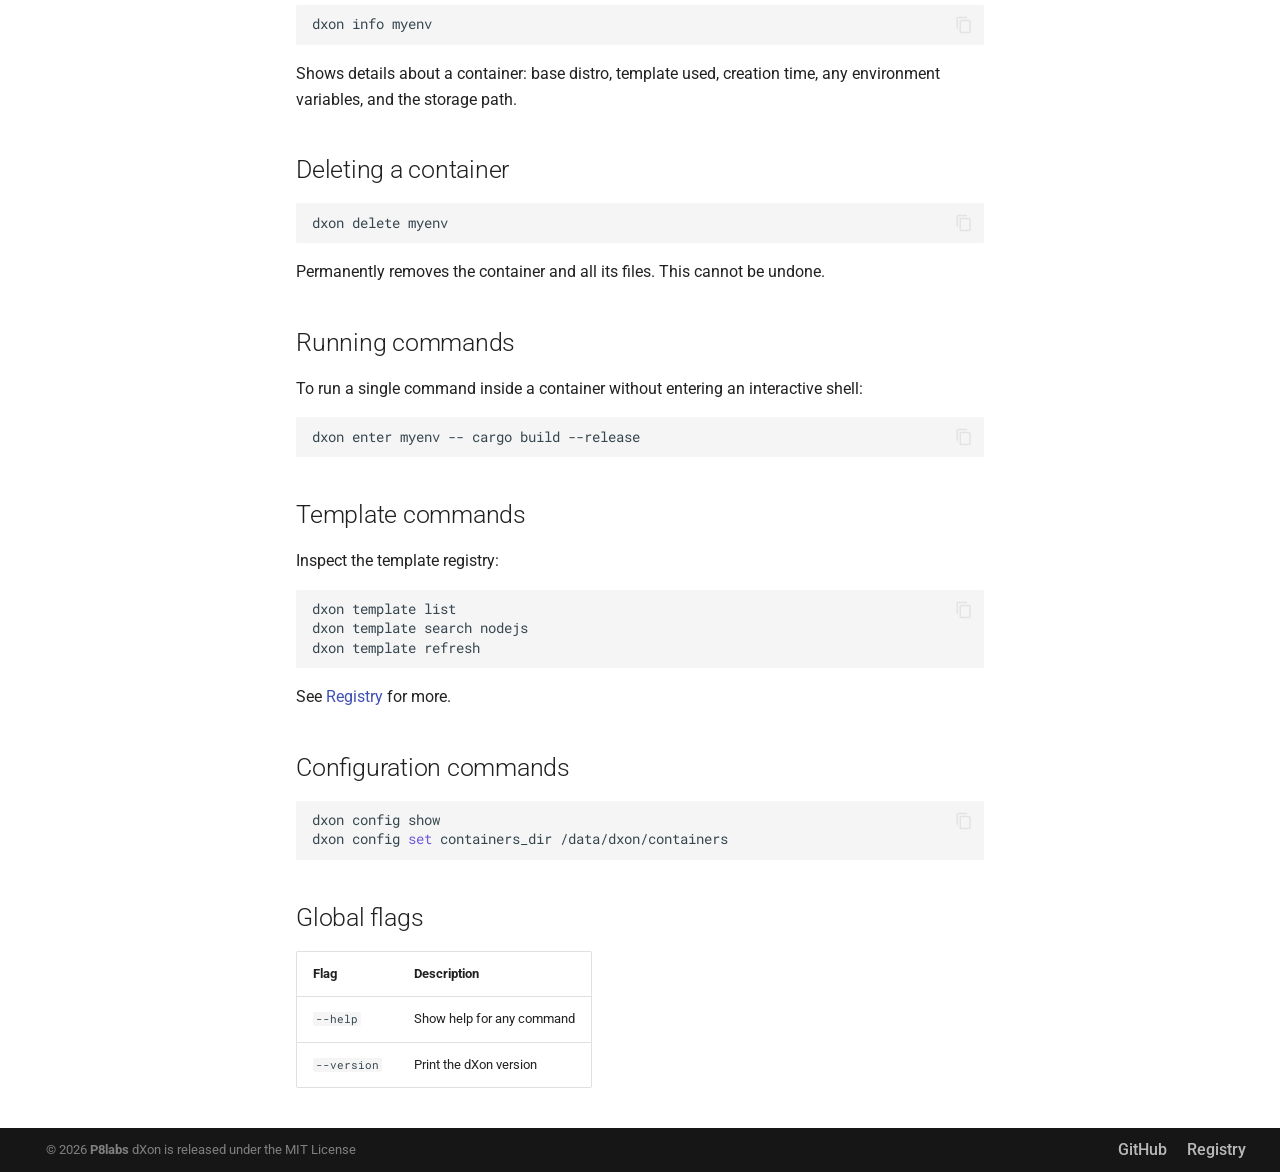
<file: usage/index.html>
<!doctype html>
<html lang="en" class="no-js">
  <head>
    
      <meta charset="utf-8">
      <meta name="viewport" content="width=device-width,initial-scale=1">
      
        <meta name="description" content="dXon – lightweight development container manager">
      
      
      
        <link rel="canonical" href="https://dxon.p8labs.in/usage/">
      
      
        <link rel="prev" href="../installation/">
      
      
        <link rel="next" href="../templates/">
      
      
        
      
      
      <link rel="icon" href="../assets/images/dxon.png">
      <meta name="generator" content="mkdocs-1.6.0, mkdocs-material-9.7.6">
    
    
      
        <title>Usage - dXon</title>
      
    
    
      <link rel="stylesheet" href="../assets/stylesheets/main.484c7ddc.min.css">
      
        
        <link rel="stylesheet" href="../assets/stylesheets/palette.ab4e12ef.min.css">
      
      


    
    
      
    
    
      
        
        
        <link rel="preconnect" href="https://fonts.gstatic.com" crossorigin>
        <link rel="stylesheet" href="https://fonts.googleapis.com/css?family=Roboto:300,300i,400,400i,700,700i%7CRoboto+Mono:400,400i,700,700i&display=fallback">
        <style>:root{--md-text-font:"Roboto";--md-code-font:"Roboto Mono"}</style>
      
    
    
      <link rel="stylesheet" href="../stylesheets/extra.css">
    
    <script>__md_scope=new URL("..",location),__md_hash=e=>[...e].reduce(((e,_)=>(e<<5)-e+_.charCodeAt(0)),0),__md_get=(e,_=localStorage,t=__md_scope)=>JSON.parse(_.getItem(t.pathname+"."+e)),__md_set=(e,_,t=localStorage,a=__md_scope)=>{try{t.setItem(a.pathname+"."+e,JSON.stringify(_))}catch(e){}}</script>
    
      

    
    
  </head>
  
  
    
    
      
    
    
    
    
    <body dir="ltr" data-md-color-scheme="default" data-md-color-primary="black" data-md-color-accent="indigo">
  
    
    <input class="md-toggle" data-md-toggle="drawer" type="checkbox" id="__drawer" autocomplete="off">
    <input class="md-toggle" data-md-toggle="search" type="checkbox" id="__search" autocomplete="off">
    <label class="md-overlay" for="__drawer"></label>
    <div data-md-component="skip">
      
        
        <a href="#usage" class="md-skip">
          Skip to content
        </a>
      
    </div>
    <div data-md-component="announce">
      
    </div>
    
      <div data-md-color-scheme="default" data-md-component="outdated" hidden>
        
      </div>
    
    
      

  

<header class="md-header md-header--shadow" data-md-component="header">
  <nav class="md-header__inner md-grid" aria-label="Header">
    <a href=".." title="dXon" class="md-header__button md-logo" aria-label="dXon" data-md-component="logo">
      
  <img src="../assets/images/dxon_sqr.png" alt="logo">

    </a>
    <label class="md-header__button md-icon" for="__drawer">
      
      <svg xmlns="http://www.w3.org/2000/svg" viewBox="0 0 24 24"><path d="M3 6h18v2H3zm0 5h18v2H3zm0 5h18v2H3z"/></svg>
    </label>
    <div class="md-header__title" data-md-component="header-title">
      <div class="md-header__ellipsis">
        <div class="md-header__topic">
          <span class="md-ellipsis">
            dXon
          </span>
        </div>
        <div class="md-header__topic" data-md-component="header-topic">
          <span class="md-ellipsis">
            
              Usage
            
          </span>
        </div>
      </div>
    </div>
    
      
        <form class="md-header__option" data-md-component="palette">
  
    
    
    
    <input class="md-option" data-md-color-media="" data-md-color-scheme="default" data-md-color-primary="black" data-md-color-accent="indigo"  aria-label="Switch to dark mode"  type="radio" name="__palette" id="__palette_0">
    
      <label class="md-header__button md-icon" title="Switch to dark mode" for="__palette_1" hidden>
        <svg xmlns="http://www.w3.org/2000/svg" viewBox="0 0 24 24"><path d="m17.75 4.09-2.53 1.94.91 3.06-2.63-1.81-2.63 1.81.91-3.06-2.53-1.94L12.44 4l1.06-3 1.06 3zm3.5 6.91-1.64 1.25.59 1.98-1.7-1.17-1.7 1.17.59-1.98L15.75 11l2.06-.05L18.5 9l.69 1.95zm-2.28 4.95c.83-.08 1.72 1.1 1.19 1.85-.32.45-.66.87-1.08 1.27C15.17 23 8.84 23 4.94 19.07c-3.91-3.9-3.91-10.24 0-14.14.4-.4.82-.76 1.27-1.08.75-.53 1.93.36 1.85 1.19-.27 2.86.69 5.83 2.89 8.02a9.96 9.96 0 0 0 8.02 2.89m-1.64 2.02a12.08 12.08 0 0 1-7.8-3.47c-2.17-2.19-3.33-5-3.49-7.82-2.81 3.14-2.7 7.96.31 10.98 3.02 3.01 7.84 3.12 10.98.31"/></svg>
      </label>
    
  
    
    
    
    <input class="md-option" data-md-color-media="" data-md-color-scheme="slate" data-md-color-primary="black" data-md-color-accent="indigo"  aria-label="Switch to light mode"  type="radio" name="__palette" id="__palette_1">
    
      <label class="md-header__button md-icon" title="Switch to light mode" for="__palette_0" hidden>
        <svg xmlns="http://www.w3.org/2000/svg" viewBox="0 0 24 24"><path d="M12 7a5 5 0 0 1 5 5 5 5 0 0 1-5 5 5 5 0 0 1-5-5 5 5 0 0 1 5-5m0 2a3 3 0 0 0-3 3 3 3 0 0 0 3 3 3 3 0 0 0 3-3 3 3 0 0 0-3-3m0-7 2.39 3.42C13.65 5.15 12.84 5 12 5s-1.65.15-2.39.42zM3.34 7l4.16-.35A7.2 7.2 0 0 0 5.94 8.5c-.44.74-.69 1.5-.83 2.29zm.02 10 1.76-3.77a7.131 7.131 0 0 0 2.38 4.14zM20.65 7l-1.77 3.79a7.02 7.02 0 0 0-2.38-4.15zm-.01 10-4.14.36c.59-.51 1.12-1.14 1.54-1.86.42-.73.69-1.5.83-2.29zM12 22l-2.41-3.44c.74.27 1.55.44 2.41.44.82 0 1.63-.17 2.37-.44z"/></svg>
      </label>
    
  
</form>
      
    
    
      <script>var palette=__md_get("__palette");if(palette&&palette.color){if("(prefers-color-scheme)"===palette.color.media){var media=matchMedia("(prefers-color-scheme: light)"),input=document.querySelector(media.matches?"[data-md-color-media='(prefers-color-scheme: light)']":"[data-md-color-media='(prefers-color-scheme: dark)']");palette.color.media=input.getAttribute("data-md-color-media"),palette.color.scheme=input.getAttribute("data-md-color-scheme"),palette.color.primary=input.getAttribute("data-md-color-primary"),palette.color.accent=input.getAttribute("data-md-color-accent")}for(var[key,value]of Object.entries(palette.color))document.body.setAttribute("data-md-color-"+key,value)}</script>
    
    
    
      
      
        <label class="md-header__button md-icon" for="__search">
          
          <svg xmlns="http://www.w3.org/2000/svg" viewBox="0 0 24 24"><path d="M9.5 3A6.5 6.5 0 0 1 16 9.5c0 1.61-.59 3.09-1.56 4.23l.27.27h.79l5 5-1.5 1.5-5-5v-.79l-.27-.27A6.52 6.52 0 0 1 9.5 16 6.5 6.5 0 0 1 3 9.5 6.5 6.5 0 0 1 9.5 3m0 2C7 5 5 7 5 9.5S7 14 9.5 14 14 12 14 9.5 12 5 9.5 5"/></svg>
        </label>
        <div class="md-search" data-md-component="search" role="dialog">
  <label class="md-search__overlay" for="__search"></label>
  <div class="md-search__inner" role="search">
    <form class="md-search__form" name="search">
      <input type="text" class="md-search__input" name="query" aria-label="Search" placeholder="Search" autocapitalize="off" autocorrect="off" autocomplete="off" spellcheck="false" data-md-component="search-query" required>
      <label class="md-search__icon md-icon" for="__search">
        
        <svg xmlns="http://www.w3.org/2000/svg" viewBox="0 0 24 24"><path d="M9.5 3A6.5 6.5 0 0 1 16 9.5c0 1.61-.59 3.09-1.56 4.23l.27.27h.79l5 5-1.5 1.5-5-5v-.79l-.27-.27A6.52 6.52 0 0 1 9.5 16 6.5 6.5 0 0 1 3 9.5 6.5 6.5 0 0 1 9.5 3m0 2C7 5 5 7 5 9.5S7 14 9.5 14 14 12 14 9.5 12 5 9.5 5"/></svg>
        
        <svg xmlns="http://www.w3.org/2000/svg" viewBox="0 0 24 24"><path d="M20 11v2H8l5.5 5.5-1.42 1.42L4.16 12l7.92-7.92L13.5 5.5 8 11z"/></svg>
      </label>
      <nav class="md-search__options" aria-label="Search">
        
          <a href="javascript:void(0)" class="md-search__icon md-icon" title="Share" aria-label="Share" data-clipboard data-clipboard-text="" data-md-component="search-share" tabindex="-1">
            
            <svg xmlns="http://www.w3.org/2000/svg" viewBox="0 0 24 24"><path d="M18 16.08c-.76 0-1.44.3-1.96.77L8.91 12.7c.05-.23.09-.46.09-.7s-.04-.47-.09-.7l7.05-4.11c.54.5 1.25.81 2.04.81a3 3 0 0 0 3-3 3 3 0 0 0-3-3 3 3 0 0 0-3 3c0 .24.04.47.09.7L8.04 9.81C7.5 9.31 6.79 9 6 9a3 3 0 0 0-3 3 3 3 0 0 0 3 3c.79 0 1.5-.31 2.04-.81l7.12 4.15c-.05.21-.08.43-.08.66 0 1.61 1.31 2.91 2.92 2.91s2.92-1.3 2.92-2.91A2.92 2.92 0 0 0 18 16.08"/></svg>
          </a>
        
        <button type="reset" class="md-search__icon md-icon" title="Clear" aria-label="Clear" tabindex="-1">
          
          <svg xmlns="http://www.w3.org/2000/svg" viewBox="0 0 24 24"><path d="M19 6.41 17.59 5 12 10.59 6.41 5 5 6.41 10.59 12 5 17.59 6.41 19 12 13.41 17.59 19 19 17.59 13.41 12z"/></svg>
        </button>
      </nav>
      
    </form>
    <div class="md-search__output">
      <div class="md-search__scrollwrap" tabindex="0" data-md-scrollfix>
        <div class="md-search-result" data-md-component="search-result">
          <div class="md-search-result__meta">
            Initializing search
          </div>
          <ol class="md-search-result__list" role="presentation"></ol>
        </div>
      </div>
    </div>
  </div>
</div>
      
    
    
      <div class="md-header__source">
        <a href="https://github.com/P8labs/dxon" title="Go to repository" class="md-source" data-md-component="source">
  <div class="md-source__icon md-icon">
    
    <svg xmlns="http://www.w3.org/2000/svg" viewBox="0 0 448 512"><!--! Font Awesome Free 7.1.0 by @fontawesome - https://fontawesome.com License - https://fontawesome.com/license/free (Icons: CC BY 4.0, Fonts: SIL OFL 1.1, Code: MIT License) Copyright 2025 Fonticons, Inc.--><path d="M439.6 236.1 244 40.5c-5.4-5.5-12.8-8.5-20.4-8.5s-15 3-20.4 8.4L162.5 81l51.5 51.5c27.1-9.1 52.7 16.8 43.4 43.7l49.7 49.7c34.2-11.8 61.2 31 35.5 56.7-26.5 26.5-70.2-2.9-56-37.3L240.3 199v121.9c25.3 12.5 22.3 41.8 9.1 55-6.4 6.4-15.2 10.1-24.3 10.1s-17.8-3.6-24.3-10.1c-17.6-17.6-11.1-46.9 11.2-56v-123c-20.8-8.5-24.6-30.7-18.6-45L142.6 101 8.5 235.1C3 240.6 0 247.9 0 255.5s3 15 8.5 20.4l195.6 195.7c5.4 5.4 12.7 8.4 20.4 8.4s15-3 20.4-8.4l194.7-194.7c5.4-5.4 8.4-12.8 8.4-20.4s-3-15-8.4-20.4"/></svg>
  </div>
  <div class="md-source__repository">
    P8labs/dxon
  </div>
</a>
      </div>
    
  </nav>
  
</header>
    
    <div class="md-container" data-md-component="container">
      
      
        
          
        
      
      <main class="md-main" data-md-component="main">
        <div class="md-main__inner md-grid">
          
            
              
              <div class="md-sidebar md-sidebar--primary" data-md-component="sidebar" data-md-type="navigation" >
                <div class="md-sidebar__scrollwrap">
                  <div class="md-sidebar__inner">
                    



<nav class="md-nav md-nav--primary" aria-label="Navigation" data-md-level="0">
  <label class="md-nav__title" for="__drawer">
    <a href=".." title="dXon" class="md-nav__button md-logo" aria-label="dXon" data-md-component="logo">
      
  <img src="../assets/images/dxon_sqr.png" alt="logo">

    </a>
    dXon
  </label>
  
    <div class="md-nav__source">
      <a href="https://github.com/P8labs/dxon" title="Go to repository" class="md-source" data-md-component="source">
  <div class="md-source__icon md-icon">
    
    <svg xmlns="http://www.w3.org/2000/svg" viewBox="0 0 448 512"><!--! Font Awesome Free 7.1.0 by @fontawesome - https://fontawesome.com License - https://fontawesome.com/license/free (Icons: CC BY 4.0, Fonts: SIL OFL 1.1, Code: MIT License) Copyright 2025 Fonticons, Inc.--><path d="M439.6 236.1 244 40.5c-5.4-5.5-12.8-8.5-20.4-8.5s-15 3-20.4 8.4L162.5 81l51.5 51.5c27.1-9.1 52.7 16.8 43.4 43.7l49.7 49.7c34.2-11.8 61.2 31 35.5 56.7-26.5 26.5-70.2-2.9-56-37.3L240.3 199v121.9c25.3 12.5 22.3 41.8 9.1 55-6.4 6.4-15.2 10.1-24.3 10.1s-17.8-3.6-24.3-10.1c-17.6-17.6-11.1-46.9 11.2-56v-123c-20.8-8.5-24.6-30.7-18.6-45L142.6 101 8.5 235.1C3 240.6 0 247.9 0 255.5s3 15 8.5 20.4l195.6 195.7c5.4 5.4 12.7 8.4 20.4 8.4s15-3 20.4-8.4l194.7-194.7c5.4-5.4 8.4-12.8 8.4-20.4s-3-15-8.4-20.4"/></svg>
  </div>
  <div class="md-source__repository">
    P8labs/dxon
  </div>
</a>
    </div>
  
  <ul class="md-nav__list" data-md-scrollfix>
    
      
      
  
  
  
  
    <li class="md-nav__item">
      <a href=".." class="md-nav__link">
        
  
  
  <span class="md-ellipsis">
    
  
    Introduction
  

    
  </span>
  
  

      </a>
    </li>
  

    
      
      
  
  
  
  
    <li class="md-nav__item">
      <a href="../installation/" class="md-nav__link">
        
  
  
  <span class="md-ellipsis">
    
  
    Installation
  

    
  </span>
  
  

      </a>
    </li>
  

    
      
      
  
  
    
  
  
  
    <li class="md-nav__item md-nav__item--active">
      
      <input class="md-nav__toggle md-toggle" type="checkbox" id="__toc">
      
      
        
      
      
        <label class="md-nav__link md-nav__link--active" for="__toc">
          
  
  
  <span class="md-ellipsis">
    
  
    Usage
  

    
  </span>
  
  

          <span class="md-nav__icon md-icon"></span>
        </label>
      
      <a href="./" class="md-nav__link md-nav__link--active">
        
  
  
  <span class="md-ellipsis">
    
  
    Usage
  

    
  </span>
  
  

      </a>
      
        

<nav class="md-nav md-nav--secondary" aria-label="Table of contents">
  
  
  
    
  
  
    <label class="md-nav__title" for="__toc">
      <span class="md-nav__icon md-icon"></span>
      Table of contents
    </label>
    <ul class="md-nav__list" data-md-component="toc" data-md-scrollfix>
      
        <li class="md-nav__item">
  <a href="#creating-a-container" class="md-nav__link">
    <span class="md-ellipsis">
      
        Creating a container
      
    </span>
  </a>
  
    <nav class="md-nav" aria-label="Creating a container">
      <ul class="md-nav__list">
        
          <li class="md-nav__item">
  <a href="#non-interactive-creation" class="md-nav__link">
    <span class="md-ellipsis">
      
        Non-interactive creation
      
    </span>
  </a>
  
</li>
        
          <li class="md-nav__item">
  <a href="#example-clone-a-repo-into-a-container" class="md-nav__link">
    <span class="md-ellipsis">
      
        Example: clone a repo into a container
      
    </span>
  </a>
  
</li>
        
          <li class="md-nav__item">
  <a href="#shell-selection" class="md-nav__link">
    <span class="md-ellipsis">
      
        Shell selection
      
    </span>
  </a>
  
</li>
        
          <li class="md-nav__item">
  <a href="#sharing-host-shell-config" class="md-nav__link">
    <span class="md-ellipsis">
      
        Sharing host shell config
      
    </span>
  </a>
  
</li>
        
      </ul>
    </nav>
  
</li>
      
        <li class="md-nav__item">
  <a href="#entering-a-container" class="md-nav__link">
    <span class="md-ellipsis">
      
        Entering a container
      
    </span>
  </a>
  
</li>
      
        <li class="md-nav__item">
  <a href="#opening-a-container-in-an-editor" class="md-nav__link">
    <span class="md-ellipsis">
      
        Opening a container in an editor
      
    </span>
  </a>
  
    <nav class="md-nav" aria-label="Opening a container in an editor">
      <ul class="md-nav__list">
        
          <li class="md-nav__item">
  <a href="#vs-code-cursor-terminal-integration" class="md-nav__link">
    <span class="md-ellipsis">
      
        VS Code / Cursor terminal integration
      
    </span>
  </a>
  
</li>
        
          <li class="md-nav__item">
  <a href="#zed" class="md-nav__link">
    <span class="md-ellipsis">
      
        Zed
      
    </span>
  </a>
  
</li>
        
      </ul>
    </nav>
  
</li>
      
        <li class="md-nav__item">
  <a href="#listing-containers" class="md-nav__link">
    <span class="md-ellipsis">
      
        Listing containers
      
    </span>
  </a>
  
</li>
      
        <li class="md-nav__item">
  <a href="#inspecting-a-container" class="md-nav__link">
    <span class="md-ellipsis">
      
        Inspecting a container
      
    </span>
  </a>
  
</li>
      
        <li class="md-nav__item">
  <a href="#deleting-a-container" class="md-nav__link">
    <span class="md-ellipsis">
      
        Deleting a container
      
    </span>
  </a>
  
</li>
      
        <li class="md-nav__item">
  <a href="#running-commands" class="md-nav__link">
    <span class="md-ellipsis">
      
        Running commands
      
    </span>
  </a>
  
</li>
      
        <li class="md-nav__item">
  <a href="#template-commands" class="md-nav__link">
    <span class="md-ellipsis">
      
        Template commands
      
    </span>
  </a>
  
</li>
      
        <li class="md-nav__item">
  <a href="#configuration-commands" class="md-nav__link">
    <span class="md-ellipsis">
      
        Configuration commands
      
    </span>
  </a>
  
</li>
      
        <li class="md-nav__item">
  <a href="#global-flags" class="md-nav__link">
    <span class="md-ellipsis">
      
        Global flags
      
    </span>
  </a>
  
</li>
      
    </ul>
  
</nav>
      
    </li>
  

    
      
      
  
  
  
  
    
    
    
    
      
        
        
      
    
    
    <li class="md-nav__item md-nav__item--section md-nav__item--nested">
      
        
        
        <input class="md-nav__toggle md-toggle " type="checkbox" id="__nav_4" >
        
          
          <label class="md-nav__link" for="__nav_4" id="__nav_4_label" tabindex="">
            
  
  
  <span class="md-ellipsis">
    
  
    Templates
  

    
  </span>
  
  

            <span class="md-nav__icon md-icon"></span>
          </label>
        
        <nav class="md-nav" data-md-level="1" aria-labelledby="__nav_4_label" aria-expanded="false">
          <label class="md-nav__title" for="__nav_4">
            <span class="md-nav__icon md-icon"></span>
            
  
    Templates
  

          </label>
          <ul class="md-nav__list" data-md-scrollfix>
            
              
                
  
  
  
  
    <li class="md-nav__item">
      <a href="../templates/" class="md-nav__link">
        
  
  
  <span class="md-ellipsis">
    
  
    Overview
  

    
  </span>
  
  

      </a>
    </li>
  

              
            
              
                
  
  
  
  
    <li class="md-nav__item">
      <a href="../template-spec/" class="md-nav__link">
        
  
  
  <span class="md-ellipsis">
    
  
    Specification
  

    
  </span>
  
  

      </a>
    </li>
  

              
            
          </ul>
        </nav>
      
    </li>
  

    
      
      
  
  
  
  
    <li class="md-nav__item">
      <a href="../registry/" class="md-nav__link">
        
  
  
  <span class="md-ellipsis">
    
  
    Registry
  

    
  </span>
  
  

      </a>
    </li>
  

    
      
      
  
  
  
  
    <li class="md-nav__item">
      <a href="../configuration/" class="md-nav__link">
        
  
  
  <span class="md-ellipsis">
    
  
    Configuration
  

    
  </span>
  
  

      </a>
    </li>
  

    
      
      
  
  
  
  
    <li class="md-nav__item">
      <a href="../security/" class="md-nav__link">
        
  
  
  <span class="md-ellipsis">
    
  
    Security
  

    
  </span>
  
  

      </a>
    </li>
  

    
      
      
  
  
  
  
    <li class="md-nav__item">
      <a href="../ai/" class="md-nav__link">
        
  
  
  <span class="md-ellipsis">
    
  
    AI / Agents
  

    
  </span>
  
  

      </a>
    </li>
  

    
  </ul>
</nav>
                  </div>
                </div>
              </div>
            
            
              
              <div class="md-sidebar md-sidebar--secondary" data-md-component="sidebar" data-md-type="toc" >
                <div class="md-sidebar__scrollwrap">
                  <div class="md-sidebar__inner">
                    

<nav class="md-nav md-nav--secondary" aria-label="Table of contents">
  
  
  
    
  
  
    <label class="md-nav__title" for="__toc">
      <span class="md-nav__icon md-icon"></span>
      Table of contents
    </label>
    <ul class="md-nav__list" data-md-component="toc" data-md-scrollfix>
      
        <li class="md-nav__item">
  <a href="#creating-a-container" class="md-nav__link">
    <span class="md-ellipsis">
      
        Creating a container
      
    </span>
  </a>
  
    <nav class="md-nav" aria-label="Creating a container">
      <ul class="md-nav__list">
        
          <li class="md-nav__item">
  <a href="#non-interactive-creation" class="md-nav__link">
    <span class="md-ellipsis">
      
        Non-interactive creation
      
    </span>
  </a>
  
</li>
        
          <li class="md-nav__item">
  <a href="#example-clone-a-repo-into-a-container" class="md-nav__link">
    <span class="md-ellipsis">
      
        Example: clone a repo into a container
      
    </span>
  </a>
  
</li>
        
          <li class="md-nav__item">
  <a href="#shell-selection" class="md-nav__link">
    <span class="md-ellipsis">
      
        Shell selection
      
    </span>
  </a>
  
</li>
        
          <li class="md-nav__item">
  <a href="#sharing-host-shell-config" class="md-nav__link">
    <span class="md-ellipsis">
      
        Sharing host shell config
      
    </span>
  </a>
  
</li>
        
      </ul>
    </nav>
  
</li>
      
        <li class="md-nav__item">
  <a href="#entering-a-container" class="md-nav__link">
    <span class="md-ellipsis">
      
        Entering a container
      
    </span>
  </a>
  
</li>
      
        <li class="md-nav__item">
  <a href="#opening-a-container-in-an-editor" class="md-nav__link">
    <span class="md-ellipsis">
      
        Opening a container in an editor
      
    </span>
  </a>
  
    <nav class="md-nav" aria-label="Opening a container in an editor">
      <ul class="md-nav__list">
        
          <li class="md-nav__item">
  <a href="#vs-code-cursor-terminal-integration" class="md-nav__link">
    <span class="md-ellipsis">
      
        VS Code / Cursor terminal integration
      
    </span>
  </a>
  
</li>
        
          <li class="md-nav__item">
  <a href="#zed" class="md-nav__link">
    <span class="md-ellipsis">
      
        Zed
      
    </span>
  </a>
  
</li>
        
      </ul>
    </nav>
  
</li>
      
        <li class="md-nav__item">
  <a href="#listing-containers" class="md-nav__link">
    <span class="md-ellipsis">
      
        Listing containers
      
    </span>
  </a>
  
</li>
      
        <li class="md-nav__item">
  <a href="#inspecting-a-container" class="md-nav__link">
    <span class="md-ellipsis">
      
        Inspecting a container
      
    </span>
  </a>
  
</li>
      
        <li class="md-nav__item">
  <a href="#deleting-a-container" class="md-nav__link">
    <span class="md-ellipsis">
      
        Deleting a container
      
    </span>
  </a>
  
</li>
      
        <li class="md-nav__item">
  <a href="#running-commands" class="md-nav__link">
    <span class="md-ellipsis">
      
        Running commands
      
    </span>
  </a>
  
</li>
      
        <li class="md-nav__item">
  <a href="#template-commands" class="md-nav__link">
    <span class="md-ellipsis">
      
        Template commands
      
    </span>
  </a>
  
</li>
      
        <li class="md-nav__item">
  <a href="#configuration-commands" class="md-nav__link">
    <span class="md-ellipsis">
      
        Configuration commands
      
    </span>
  </a>
  
</li>
      
        <li class="md-nav__item">
  <a href="#global-flags" class="md-nav__link">
    <span class="md-ellipsis">
      
        Global flags
      
    </span>
  </a>
  
</li>
      
    </ul>
  
</nav>
                  </div>
                </div>
              </div>
            
          
          
            <div class="md-content" data-md-component="content">
              
              <article class="md-content__inner md-typeset">
                
                  


  
  


<h1 id="usage">Usage<a class="headerlink" href="#usage" title="Permanent link">&para;</a></h1>
<h2 id="creating-a-container">Creating a container<a class="headerlink" href="#creating-a-container" title="Permanent link">&para;</a></h2>
<p>The main command is <code>dxon create</code>. At minimum you provide a name for the container:</p>
<div class="highlight"><pre><span></span><code><a id="__codelineno-0-1" name="__codelineno-0-1" href="#__codelineno-0-1"></a>dxon<span class="w"> </span>create<span class="w"> </span>myenv
</code></pre></div>
<p>This starts an interactive prompt where you choose the base distro, shell, and optionally a template.</p>
<h3 id="non-interactive-creation">Non-interactive creation<a class="headerlink" href="#non-interactive-creation" title="Permanent link">&para;</a></h3>
<p>Use flags to skip the prompts:</p>
<div class="highlight"><pre><span></span><code><a id="__codelineno-1-1" name="__codelineno-1-1" href="#__codelineno-1-1"></a>dxon<span class="w"> </span>create<span class="w"> </span>myenv<span class="w"> </span>--distro<span class="w"> </span>arch
<a id="__codelineno-1-2" name="__codelineno-1-2" href="#__codelineno-1-2"></a>dxon<span class="w"> </span>create<span class="w"> </span>myenv<span class="w"> </span>--distro<span class="w"> </span>debian<span class="w"> </span>--template<span class="w"> </span>python
<a id="__codelineno-1-3" name="__codelineno-1-3" href="#__codelineno-1-3"></a>dxon<span class="w"> </span>create<span class="w"> </span>myenv<span class="w"> </span>--distro<span class="w"> </span>alpine<span class="w"> </span>--template<span class="w"> </span>nodejs
</code></pre></div>
<p><strong>Flags:</strong></p>
<table>
<thead>
<tr>
<th>Flag</th>
<th>Description</th>
</tr>
</thead>
<tbody>
<tr>
<td><code>--distro &lt;name&gt;</code></td>
<td>Base distribution: <code>arch</code>, <code>debian</code>, or <code>alpine</code></td>
</tr>
<tr>
<td><code>--template &lt;name&gt;</code></td>
<td>Template name from the registry, a local file path, or a URL</td>
</tr>
<tr>
<td><code>--repo &lt;url&gt;</code></td>
<td>Clone a git repository into the container after setup</td>
</tr>
<tr>
<td><code>--shell &lt;name&gt;</code></td>
<td>Shell to install: <code>bash</code>, <code>zsh</code>, or <code>fish</code></td>
</tr>
<tr>
<td><code>--shell-config &lt;mode&gt;</code></td>
<td>Share host shell config: <code>copy</code> or <code>bind</code></td>
</tr>
<tr>
<td><code>--trust</code>, <code>-y</code></td>
<td>Skip confirmation prompts (including trust warnings for untrusted templates)</td>
</tr>
</tbody>
</table>
<h3 id="example-clone-a-repo-into-a-container">Example: clone a repo into a container<a class="headerlink" href="#example-clone-a-repo-into-a-container" title="Permanent link">&para;</a></h3>
<div class="highlight"><pre><span></span><code><a id="__codelineno-2-1" name="__codelineno-2-1" href="#__codelineno-2-1"></a>dxon<span class="w"> </span>create<span class="w"> </span>myproject<span class="w"> </span>--distro<span class="w"> </span>arch<span class="w"> </span>--template<span class="w"> </span>rust<span class="w"> </span>--repo<span class="w"> </span>https://github.com/you/myproject
</code></pre></div>
<p>The repository is cloned into <code>/workspace</code> inside the container after setup completes.</p>
<h3 id="shell-selection">Shell selection<a class="headerlink" href="#shell-selection" title="Permanent link">&para;</a></h3>
<p>During <code>dxon create</code> you can choose which shell to install in the container: <code>bash</code>, <code>zsh</code>, or <code>fish</code>. The chosen shell becomes the default for <code>dxon enter</code>.</p>
<div class="highlight"><pre><span></span><code><a id="__codelineno-3-1" name="__codelineno-3-1" href="#__codelineno-3-1"></a>dxon<span class="w"> </span>create<span class="w"> </span>myenv<span class="w"> </span>--distro<span class="w"> </span>arch<span class="w"> </span>--shell<span class="w"> </span>zsh
</code></pre></div>
<h3 id="sharing-host-shell-config">Sharing host shell config<a class="headerlink" href="#sharing-host-shell-config" title="Permanent link">&para;</a></h3>
<p>You can bring your host shell configuration into the container with <code>--shell-config</code>:</p>
<table>
<thead>
<tr>
<th>Mode</th>
<th>Behaviour</th>
</tr>
</thead>
<tbody>
<tr>
<td><code>copy</code></td>
<td>Shell config files are copied into the container once at creation time. Paths referencing your home directory are rewritten to <code>/root</code>.</td>
</tr>
<tr>
<td><code>bind</code></td>
<td>Shell config files are bind-mounted from the host every time you enter. Changes on the host are immediately reflected inside the container.</td>
</tr>
</tbody>
</table>
<div class="highlight"><pre><span></span><code><a id="__codelineno-4-1" name="__codelineno-4-1" href="#__codelineno-4-1"></a>dxon<span class="w"> </span>create<span class="w"> </span>myenv<span class="w"> </span>--distro<span class="w"> </span>arch<span class="w"> </span>--shell<span class="w"> </span>zsh<span class="w"> </span>--shell-config<span class="w"> </span>copy
<a id="__codelineno-4-2" name="__codelineno-4-2" href="#__codelineno-4-2"></a>dxon<span class="w"> </span>create<span class="w"> </span>myenv<span class="w"> </span>--distro<span class="w"> </span>arch<span class="w"> </span>--shell<span class="w"> </span>zsh<span class="w"> </span>--shell-config<span class="w"> </span><span class="nb">bind</span>
</code></pre></div>
<p><strong>Files copied/bound per shell:</strong></p>
<ul>
<li><strong>bash</strong> — <code>.profile</code>, <code>.bash_profile</code>, <code>.bash_login</code>, <code>.bashrc</code>, <code>.bash_aliases</code>, <code>.bash_logout</code>, <code>.inputrc</code></li>
<li><strong>zsh</strong> — <code>.zshenv</code>, <code>.zshrc</code>, <code>.zprofile</code>, <code>.zlogin</code>, <code>.zlogout</code>, <code>.inputrc</code> (respects <code>$ZDOTDIR</code>)</li>
<li><strong>fish</strong> — <code>~/.config/fish/</code> directory (respects <code>$XDG_CONFIG_HOME</code>)</li>
</ul>
<h2 id="entering-a-container">Entering a container<a class="headerlink" href="#entering-a-container" title="Permanent link">&para;</a></h2>
<div class="highlight"><pre><span></span><code><a id="__codelineno-5-1" name="__codelineno-5-1" href="#__codelineno-5-1"></a>dxon<span class="w"> </span>enter<span class="w"> </span>myenv
<a id="__codelineno-5-2" name="__codelineno-5-2" href="#__codelineno-5-2"></a>dxon<span class="w"> </span>enter<span class="w"> </span>myenv/project-a
</code></pre></div>
<p>This drops you into an interactive shell inside the container using the shell that was chosen at creation time. If no shell was configured, <code>bash</code> is used.</p>
<p>When you pass <code>container/subfolder</code>, dXon enters the same container but starts in <code>/workspace/subfolder</code>.</p>
<h2 id="opening-a-container-in-an-editor">Opening a container in an editor<a class="headerlink" href="#opening-a-container-in-an-editor" title="Permanent link">&para;</a></h2>
<div class="highlight"><pre><span></span><code><a id="__codelineno-6-1" name="__codelineno-6-1" href="#__codelineno-6-1"></a>dxon<span class="w"> </span>open<span class="w"> </span>myenv/.
<a id="__codelineno-6-2" name="__codelineno-6-2" href="#__codelineno-6-2"></a>dxon<span class="w"> </span>open<span class="w"> </span>myenv/project-a
</code></pre></div>
<p>Opens a folder from the container's <code>/workspace/&lt;folder&gt;</code> on the host in a supported code editor. Editors are detected automatically in this order: VS Code (<code>code</code>), Cursor (<code>cursor</code>), Zed (<code>zed</code>).</p>
<p>To use a specific editor:</p>
<div class="highlight"><pre><span></span><code><a id="__codelineno-7-1" name="__codelineno-7-1" href="#__codelineno-7-1"></a>dxon<span class="w"> </span>open<span class="w"> </span>myenv/project-a<span class="w"> </span>--editor<span class="w"> </span>cursor
<a id="__codelineno-7-2" name="__codelineno-7-2" href="#__codelineno-7-2"></a>dxon<span class="w"> </span>open<span class="w"> </span>myenv/project-a<span class="w"> </span>--editor<span class="w"> </span>zed
</code></pre></div>
<p>Inside a container entered with <code>dxon enter ...</code>, <code>dxon open .</code> automatically forwards to the host through <code>/run/dxon.sock</code> and opens the matching host folder.</p>
<h3 id="vs-code-cursor-terminal-integration">VS Code / Cursor terminal integration<a class="headerlink" href="#vs-code-cursor-terminal-integration" title="Permanent link">&para;</a></h3>
<p>When opening with VS Code or Cursor, dXon automatically writes a <code>.vscode/settings.json</code> inside the workspace that configures a <strong>dXon</strong> terminal profile. This profile runs <code>dxon enter &lt;name&gt;/&lt;folder&gt;</code> so that every integrated terminal you open starts in the same folder inside the container.</p>
<p>The profile is set as the default terminal, so pressing <code>Ctrl+`</code> drops you directly into the container shell.</p>
<h3 id="zed">Zed<a class="headerlink" href="#zed" title="Permanent link">&para;</a></h3>
<p>Zed does not yet support automatic terminal profile injection. Use <code>dxon enter &lt;name&gt;</code> from a host terminal alongside Zed.</p>
<h2 id="listing-containers">Listing containers<a class="headerlink" href="#listing-containers" title="Permanent link">&para;</a></h2>
<div class="highlight"><pre><span></span><code><a id="__codelineno-8-1" name="__codelineno-8-1" href="#__codelineno-8-1"></a>dxon<span class="w"> </span>list
</code></pre></div>
<p>Prints all containers with their name, base distro, and creation date.</p>
<h2 id="inspecting-a-container">Inspecting a container<a class="headerlink" href="#inspecting-a-container" title="Permanent link">&para;</a></h2>
<div class="highlight"><pre><span></span><code><a id="__codelineno-9-1" name="__codelineno-9-1" href="#__codelineno-9-1"></a>dxon<span class="w"> </span>info<span class="w"> </span>myenv
</code></pre></div>
<p>Shows details about a container: base distro, template used, creation time, any environment variables, and the storage path.</p>
<h2 id="deleting-a-container">Deleting a container<a class="headerlink" href="#deleting-a-container" title="Permanent link">&para;</a></h2>
<div class="highlight"><pre><span></span><code><a id="__codelineno-10-1" name="__codelineno-10-1" href="#__codelineno-10-1"></a>dxon<span class="w"> </span>delete<span class="w"> </span>myenv
</code></pre></div>
<p>Permanently removes the container and all its files. This cannot be undone.</p>
<h2 id="running-commands">Running commands<a class="headerlink" href="#running-commands" title="Permanent link">&para;</a></h2>
<p>To run a single command inside a container without entering an interactive shell:</p>
<div class="highlight"><pre><span></span><code><a id="__codelineno-11-1" name="__codelineno-11-1" href="#__codelineno-11-1"></a>dxon<span class="w"> </span>enter<span class="w"> </span>myenv<span class="w"> </span>--<span class="w"> </span>cargo<span class="w"> </span>build<span class="w"> </span>--release
</code></pre></div>
<h2 id="template-commands">Template commands<a class="headerlink" href="#template-commands" title="Permanent link">&para;</a></h2>
<p>Inspect the template registry:</p>
<div class="highlight"><pre><span></span><code><a id="__codelineno-12-1" name="__codelineno-12-1" href="#__codelineno-12-1"></a>dxon<span class="w"> </span>template<span class="w"> </span>list
<a id="__codelineno-12-2" name="__codelineno-12-2" href="#__codelineno-12-2"></a>dxon<span class="w"> </span>template<span class="w"> </span>search<span class="w"> </span>nodejs
<a id="__codelineno-12-3" name="__codelineno-12-3" href="#__codelineno-12-3"></a>dxon<span class="w"> </span>template<span class="w"> </span>refresh
</code></pre></div>
<p>See <a href="../registry/">Registry</a> for more.</p>
<h2 id="configuration-commands">Configuration commands<a class="headerlink" href="#configuration-commands" title="Permanent link">&para;</a></h2>
<div class="highlight"><pre><span></span><code><a id="__codelineno-13-1" name="__codelineno-13-1" href="#__codelineno-13-1"></a>dxon<span class="w"> </span>config<span class="w"> </span>show
<a id="__codelineno-13-2" name="__codelineno-13-2" href="#__codelineno-13-2"></a>dxon<span class="w"> </span>config<span class="w"> </span><span class="nb">set</span><span class="w"> </span>containers_dir<span class="w"> </span>/data/dxon/containers
</code></pre></div>
<h2 id="global-flags">Global flags<a class="headerlink" href="#global-flags" title="Permanent link">&para;</a></h2>
<table>
<thead>
<tr>
<th>Flag</th>
<th>Description</th>
</tr>
</thead>
<tbody>
<tr>
<td><code>--help</code></td>
<td>Show help for any command</td>
</tr>
<tr>
<td><code>--version</code></td>
<td>Print the dXon version</td>
</tr>
</tbody>
</table>












                
              </article>
            </div>
          
          
<script>var target=document.getElementById(location.hash.slice(1));target&&target.name&&(target.checked=target.name.startsWith("__tabbed_"))</script>
        </div>
        
          <button type="button" class="md-top md-icon" data-md-component="top" hidden>
  
  <svg xmlns="http://www.w3.org/2000/svg" viewBox="0 0 24 24"><path d="M13 20h-2V8l-5.5 5.5-1.42-1.42L12 4.16l7.92 7.92-1.42 1.42L13 8z"/></svg>
  Back to top
</button>
        
      </main>
      
        
<footer class="md-footer">

    <div class="md-footer-meta md-typeset">
        <div class="md-footer-meta__inner md-grid">

            <div class="md-copyright">
                <span>
                    © 2026 <strong>P8labs</strong>
                </span>
                <span>
                    dXon is released under the MIT License
                </span>
            </div>

            <div class="footer-right">
                <a href="https://github.com/P8labs/dxon" target="_blank">
                    GitHub
                </a>
                <a href="https://github.com/P8labs/dxon-registry" target="_blank">
                    Registry
                </a>
            </div>

        </div>
    </div>

</footer>

      
    </div>
    <div class="md-dialog" data-md-component="dialog">
      <div class="md-dialog__inner md-typeset"></div>
    </div>
    
    
    
      
      
      <script id="__config" type="application/json">{"annotate": null, "base": "..", "features": ["navigation.sections", "navigation.top", "navigation.footer", "navigation.instant", "navigation.tracking", "search.highlight", "search.share", "content.code.copy", "content.code.annotate"], "search": "../assets/javascripts/workers/search.2c215733.min.js", "tags": null, "translations": {"clipboard.copied": "Copied to clipboard", "clipboard.copy": "Copy to clipboard", "search.result.more.one": "1 more on this page", "search.result.more.other": "# more on this page", "search.result.none": "No matching documents", "search.result.one": "1 matching document", "search.result.other": "# matching documents", "search.result.placeholder": "Type to start searching", "search.result.term.missing": "Missing", "select.version": "Select version"}, "version": 1.0}</script>
    
    
      <script src="../assets/javascripts/bundle.79ae519e.min.js"></script>
      
    
  </body>
</html>
</file>
<file: stylesheets/extra.css>
.md-footer-meta__inner {
    display: flex;
    justify-content: space-between;
    align-items: center;
}

.footer-right a {
    margin-left: 16px;
    text-decoration: none;
    font-weight: 500;
}
</file>
<file: assets/stylesheets/main.484c7ddc.min.css>
@charset "UTF-8";html{-webkit-text-size-adjust:none;-moz-text-size-adjust:none;text-size-adjust:none;box-sizing:border-box}*,:after,:before{box-sizing:inherit}@media (prefers-reduced-motion){*,:after,:before{transition:none!important}}body{margin:0}a,button,input,label{-webkit-tap-highlight-color:transparent}a{color:inherit;text-decoration:none}hr{border:0;box-sizing:initial;display:block;height:.05rem;overflow:visible;padding:0}small{font-size:80%}sub,sup{line-height:1em}img{border-style:none}table{border-collapse:initial;border-spacing:0}td,th{font-weight:400;vertical-align:top}button{background:#0000;border:0;font-family:inherit;font-size:inherit;margin:0;padding:0}input{border:0;outline:none}:root{--md-primary-fg-color:#4051b5;--md-primary-fg-color--light:#5d6cc0;--md-primary-fg-color--dark:#303fa1;--md-primary-bg-color:#fff;--md-primary-bg-color--light:#ffffffb3;--md-accent-fg-color:#526cfe;--md-accent-fg-color--transparent:#526cfe1a;--md-accent-bg-color:#fff;--md-accent-bg-color--light:#ffffffb3}[data-md-color-scheme=default]{color-scheme:light}[data-md-color-scheme=default] img[src$="#gh-dark-mode-only"],[data-md-color-scheme=default] img[src$="#only-dark"]{display:none}:root,[data-md-color-scheme=default]{--md-hue:225deg;--md-default-fg-color:#000000de;--md-default-fg-color--light:#0000008a;--md-default-fg-color--lighter:#00000052;--md-default-fg-color--lightest:#00000012;--md-default-bg-color:#fff;--md-default-bg-color--light:#ffffffb3;--md-default-bg-color--lighter:#ffffff4d;--md-default-bg-color--lightest:#ffffff1f;--md-code-fg-color:#36464e;--md-code-bg-color:#f5f5f5;--md-code-bg-color--light:#f5f5f5b3;--md-code-bg-color--lighter:#f5f5f54d;--md-code-hl-color:#4287ff;--md-code-hl-color--light:#4287ff1a;--md-code-hl-number-color:#d52a2a;--md-code-hl-special-color:#db1457;--md-code-hl-function-color:#a846b9;--md-code-hl-constant-color:#6e59d9;--md-code-hl-keyword-color:#3f6ec6;--md-code-hl-string-color:#1c7d4d;--md-code-hl-name-color:var(--md-code-fg-color);--md-code-hl-operator-color:var(--md-default-fg-color--light);--md-code-hl-punctuation-color:var(--md-default-fg-color--light);--md-code-hl-comment-color:var(--md-default-fg-color--light);--md-code-hl-generic-color:var(--md-default-fg-color--light);--md-code-hl-variable-color:var(--md-default-fg-color--light);--md-typeset-color:var(--md-default-fg-color);--md-typeset-a-color:var(--md-primary-fg-color);--md-typeset-del-color:#f5503d26;--md-typeset-ins-color:#0bd57026;--md-typeset-kbd-color:#fafafa;--md-typeset-kbd-accent-color:#fff;--md-typeset-kbd-border-color:#b8b8b8;--md-typeset-mark-color:#ffff0080;--md-typeset-table-color:#0000001f;--md-typeset-table-color--light:rgba(0,0,0,.035);--md-admonition-fg-color:var(--md-default-fg-color);--md-admonition-bg-color:var(--md-default-bg-color);--md-warning-fg-color:#000000de;--md-warning-bg-color:#ff9;--md-footer-fg-color:#fff;--md-footer-fg-color--light:#ffffffb3;--md-footer-fg-color--lighter:#ffffff73;--md-footer-bg-color:#000000de;--md-footer-bg-color--dark:#00000052;--md-shadow-z1:0 0.2rem 0.5rem #0000000d,0 0 0.05rem #0000001a;--md-shadow-z2:0 0.2rem 0.5rem #0000001a,0 0 0.05rem #00000040;--md-shadow-z3:0 0.2rem 0.5rem #0003,0 0 0.05rem #00000059}.md-icon svg{fill:currentcolor;display:block;height:1.2rem;width:1.2rem}body{-webkit-font-smoothing:antialiased;-moz-osx-font-smoothing:grayscale;--md-text-font-family:var(--md-text-font,_),-apple-system,BlinkMacSystemFont,Helvetica,Arial,sans-serif;--md-code-font-family:var(--md-code-font,_),SFMono-Regular,Consolas,Menlo,monospace}aside,body,input{font-feature-settings:"kern","liga";color:var(--md-typeset-color);font-family:var(--md-text-font-family)}code,kbd,pre{font-feature-settings:"kern";font-family:var(--md-code-font-family)}:root{--md-typeset-table-sort-icon:url('data:image/svg+xml;charset=utf-8,<svg xmlns="http://www.w3.org/2000/svg" viewBox="0 0 24 24"><path d="m18 21-4-4h3V7h-3l4-4 4 4h-3v10h3M2 19v-2h10v2M2 13v-2h7v2M2 7V5h4v2z"/></svg>');--md-typeset-table-sort-icon--asc:url('data:image/svg+xml;charset=utf-8,<svg xmlns="http://www.w3.org/2000/svg" viewBox="0 0 24 24"><path d="M19 17h3l-4 4-4-4h3V3h2M2 17h10v2H2M6 5v2H2V5m0 6h7v2H2z"/></svg>');--md-typeset-table-sort-icon--desc:url('data:image/svg+xml;charset=utf-8,<svg xmlns="http://www.w3.org/2000/svg" viewBox="0 0 24 24"><path d="M19 7h3l-4-4-4 4h3v14h2M2 17h10v2H2M6 5v2H2V5m0 6h7v2H2z"/></svg>')}.md-typeset{-webkit-print-color-adjust:exact;color-adjust:exact;font-size:.8rem;line-height:1.6;overflow-wrap:break-word}@media print{.md-typeset{font-size:.68rem}}.md-typeset blockquote,.md-typeset dl,.md-typeset figure,.md-typeset ol,.md-typeset pre,.md-typeset ul{margin-bottom:1em;margin-top:1em}.md-typeset h1{color:var(--md-default-fg-color--light);font-size:2em;line-height:1.3;margin:0 0 1.25em}.md-typeset h1,.md-typeset h2{font-weight:300;letter-spacing:-.01em}.md-typeset h2{font-size:1.5625em;line-height:1.4;margin:1.6em 0 .64em}.md-typeset h3{font-size:1.25em;font-weight:400;letter-spacing:-.01em;line-height:1.5;margin:1.6em 0 .8em}.md-typeset h2+h3{margin-top:.8em}.md-typeset h4{font-weight:700;letter-spacing:-.01em;margin:1em 0}.md-typeset h5,.md-typeset h6{color:var(--md-default-fg-color--light);font-size:.8em;font-weight:700;letter-spacing:-.01em;margin:1.25em 0}.md-typeset h5{text-transform:uppercase}.md-typeset h5 code{text-transform:none}.md-typeset hr{border-bottom:.05rem solid var(--md-default-fg-color--lightest);display:flow-root;margin:1.5em 0}.md-typeset a{color:var(--md-typeset-a-color);word-break:break-word}.md-typeset a,.md-typeset a:before{transition:color 125ms}.md-typeset a:focus,.md-typeset a:hover{color:var(--md-accent-fg-color)}.md-typeset a:focus code,.md-typeset a:hover code{background-color:var(--md-accent-fg-color--transparent);color:var(--md-accent-fg-color)}.md-typeset a code{color:var(--md-typeset-a-color)}.md-typeset a.focus-visible{outline-color:var(--md-accent-fg-color);outline-offset:.2rem}.md-typeset code,.md-typeset kbd,.md-typeset pre{color:var(--md-code-fg-color);direction:ltr;font-variant-ligatures:none;transition:background-color 125ms}@media print{.md-typeset code,.md-typeset kbd,.md-typeset pre{white-space:pre-wrap}}.md-typeset code{background-color:var(--md-code-bg-color);border-radius:.1rem;-webkit-box-decoration-break:clone;box-decoration-break:clone;font-size:.85em;padding:0 .2941176471em;transition:color 125ms,background-color 125ms;word-break:break-word}.md-typeset code:not(.focus-visible){-webkit-tap-highlight-color:transparent;outline:none}.md-typeset pre{display:flow-root;line-height:1.4;position:relative}.md-typeset pre>code{-webkit-box-decoration-break:slice;box-decoration-break:slice;box-shadow:none;display:block;margin:0;outline-color:var(--md-accent-fg-color);overflow:auto;padding:.7720588235em 1.1764705882em;scrollbar-color:var(--md-default-fg-color--lighter) #0000;scrollbar-width:thin;touch-action:auto;word-break:normal}.md-typeset pre>code:hover{scrollbar-color:var(--md-accent-fg-color) #0000}.md-typeset pre>code::-webkit-scrollbar{height:.2rem;width:.2rem}.md-typeset pre>code::-webkit-scrollbar-thumb{background-color:var(--md-default-fg-color--lighter)}.md-typeset pre>code::-webkit-scrollbar-thumb:hover{background-color:var(--md-accent-fg-color)}.md-typeset kbd{background-color:var(--md-typeset-kbd-color);border-radius:.1rem;box-shadow:0 .1rem 0 .05rem var(--md-typeset-kbd-border-color),0 .1rem 0 var(--md-typeset-kbd-border-color),0 -.1rem .2rem var(--md-typeset-kbd-accent-color) inset;color:var(--md-default-fg-color);display:inline-block;font-size:.75em;padding:0 .6666666667em;vertical-align:text-top;word-break:break-word}.md-typeset mark{background-color:var(--md-typeset-mark-color);-webkit-box-decoration-break:clone;box-decoration-break:clone;color:inherit;word-break:break-word}.md-typeset abbr{cursor:help;text-decoration:none}.md-typeset [data-preview],.md-typeset abbr{border-bottom:.05rem dotted var(--md-default-fg-color--light)}.md-typeset small{opacity:.75}[dir=ltr] .md-typeset sub,[dir=ltr] .md-typeset sup{margin-left:.078125em}[dir=rtl] .md-typeset sub,[dir=rtl] .md-typeset sup{margin-right:.078125em}[dir=ltr] .md-typeset blockquote{padding-left:.6rem}[dir=rtl] .md-typeset blockquote{padding-right:.6rem}[dir=ltr] .md-typeset blockquote{border-left:.2rem solid var(--md-default-fg-color--lighter)}[dir=rtl] .md-typeset blockquote{border-right:.2rem solid var(--md-default-fg-color--lighter)}.md-typeset blockquote{color:var(--md-default-fg-color--light);margin-left:0;margin-right:0}.md-typeset ul{list-style-type:disc}.md-typeset ul[type]{list-style-type:revert-layer}[dir=ltr] .md-typeset ol,[dir=ltr] .md-typeset ul{margin-left:.625em}[dir=rtl] .md-typeset ol,[dir=rtl] .md-typeset ul{margin-right:.625em}.md-typeset ol,.md-typeset ul{padding:0}.md-typeset ol:not([hidden]),.md-typeset ul:not([hidden]){display:flow-root}.md-typeset ol ol,.md-typeset ul ol{list-style-type:lower-alpha}.md-typeset ol ol ol,.md-typeset ul ol ol{list-style-type:lower-roman}.md-typeset ol ol ol ol,.md-typeset ul ol ol ol{list-style-type:upper-alpha}.md-typeset ol ol ol ol ol,.md-typeset ul ol ol ol ol{list-style-type:upper-roman}.md-typeset ol[type],.md-typeset ul[type]{list-style-type:revert-layer}[dir=ltr] .md-typeset ol li,[dir=ltr] .md-typeset ul li{margin-left:1.25em}[dir=rtl] .md-typeset ol li,[dir=rtl] .md-typeset ul li{margin-right:1.25em}.md-typeset ol li,.md-typeset ul li{margin-bottom:.5em}.md-typeset ol li blockquote,.md-typeset ol li p,.md-typeset ul li blockquote,.md-typeset ul li p{margin:.5em 0}.md-typeset ol li:last-child,.md-typeset ul li:last-child{margin-bottom:0}[dir=ltr] .md-typeset ol li ol,[dir=ltr] .md-typeset ol li ul,[dir=ltr] .md-typeset ul li ol,[dir=ltr] .md-typeset ul li ul{margin-left:.625em}[dir=rtl] .md-typeset ol li ol,[dir=rtl] .md-typeset ol li ul,[dir=rtl] .md-typeset ul li ol,[dir=rtl] .md-typeset ul li ul{margin-right:.625em}.md-typeset ol li ol,.md-typeset ol li ul,.md-typeset ul li ol,.md-typeset ul li ul{margin-bottom:.5em;margin-top:.5em}[dir=ltr] .md-typeset dd{margin-left:1.875em}[dir=rtl] .md-typeset dd{margin-right:1.875em}.md-typeset dd{margin-bottom:1.5em;margin-top:1em}.md-typeset img,.md-typeset svg,.md-typeset video{height:auto;max-width:100%}.md-typeset img[align=left]{margin:1em 1em 1em 0}.md-typeset img[align=right]{margin:1em 0 1em 1em}.md-typeset img[align]:only-child{margin-top:0}.md-typeset figure{display:flow-root;margin:1em auto;max-width:100%;text-align:center;width:fit-content}.md-typeset figure img{display:block;margin:0 auto}.md-typeset figcaption{font-style:italic;margin:1em auto;max-width:24rem}.md-typeset iframe{max-width:100%}.md-typeset table:not([class]){background-color:var(--md-default-bg-color);border:.05rem solid var(--md-typeset-table-color);border-radius:.1rem;display:inline-block;font-size:.64rem;max-width:100%;overflow:auto;touch-action:auto}@media print{.md-typeset table:not([class]){display:table}}.md-typeset table:not([class])+*{margin-top:1.5em}.md-typeset table:not([class]) td>:first-child,.md-typeset table:not([class]) th>:first-child{margin-top:0}.md-typeset table:not([class]) td>:last-child,.md-typeset table:not([class]) th>:last-child{margin-bottom:0}.md-typeset table:not([class]) td:not([align]),.md-typeset table:not([class]) th:not([align]){text-align:left}[dir=rtl] .md-typeset table:not([class]) td:not([align]),[dir=rtl] .md-typeset table:not([class]) th:not([align]){text-align:right}.md-typeset table:not([class]) th{font-weight:700;min-width:5rem;padding:.9375em 1.25em;vertical-align:top}.md-typeset table:not([class]) td{border-top:.05rem solid var(--md-typeset-table-color);padding:.9375em 1.25em;vertical-align:top}.md-typeset table:not([class]) tbody tr{transition:background-color 125ms}.md-typeset table:not([class]) tbody tr:hover{background-color:var(--md-typeset-table-color--light);box-shadow:0 .05rem 0 var(--md-default-bg-color) inset}.md-typeset table:not([class]) a{word-break:normal}.md-typeset table th[role=columnheader]{cursor:pointer}[dir=ltr] .md-typeset table th[role=columnheader]:after{margin-left:.5em}[dir=rtl] .md-typeset table th[role=columnheader]:after{margin-right:.5em}.md-typeset table th[role=columnheader]:after{content:"";display:inline-block;height:1.2em;-webkit-mask-image:var(--md-typeset-table-sort-icon);mask-image:var(--md-typeset-table-sort-icon);-webkit-mask-repeat:no-repeat;mask-repeat:no-repeat;-webkit-mask-size:contain;mask-size:contain;transition:background-color 125ms;vertical-align:text-bottom;width:1.2em}.md-typeset table th[role=columnheader]:hover:after{background-color:var(--md-default-fg-color--lighter)}.md-typeset table th[role=columnheader][aria-sort=ascending]:after{background-color:var(--md-default-fg-color--light);-webkit-mask-image:var(--md-typeset-table-sort-icon--asc);mask-image:var(--md-typeset-table-sort-icon--asc)}.md-typeset table th[role=columnheader][aria-sort=descending]:after{background-color:var(--md-default-fg-color--light);-webkit-mask-image:var(--md-typeset-table-sort-icon--desc);mask-image:var(--md-typeset-table-sort-icon--desc)}.md-typeset__scrollwrap{margin:1em -.8rem;overflow-x:auto;touch-action:auto}.md-typeset__table{display:inline-block;margin-bottom:.5em;padding:0 .8rem}@media print{.md-typeset__table{display:block}}html .md-typeset__table table{display:table;margin:0;overflow:hidden;width:100%}@media screen and (max-width:44.984375em){.md-content__inner>pre{margin:1em -.8rem}.md-content__inner>pre code{border-radius:0}}.md-typeset .md-author{border-radius:100%;display:block;flex-shrink:0;height:1.6rem;overflow:hidden;position:relative;transition:color 125ms,transform 125ms;width:1.6rem}.md-typeset .md-author img{display:block}.md-typeset .md-author--more{background:var(--md-default-fg-color--lightest);color:var(--md-default-fg-color--lighter);font-size:.6rem;font-weight:700;line-height:1.6rem;text-align:center}.md-typeset .md-author--long{height:2.4rem;width:2.4rem}.md-typeset a.md-author{transform:scale(1)}.md-typeset a.md-author img{border-radius:100%;filter:grayscale(100%) opacity(75%);transition:filter 125ms}.md-typeset a.md-author:focus,.md-typeset a.md-author:hover{transform:scale(1.1);z-index:1}.md-typeset a.md-author:focus img,.md-typeset a.md-author:hover img{filter:grayscale(0)}.md-banner{background-color:var(--md-footer-bg-color);color:var(--md-footer-fg-color);overflow:auto}@media print{.md-banner{display:none}}.md-banner--warning{background-color:var(--md-warning-bg-color);color:var(--md-warning-fg-color)}.md-banner__inner{font-size:.7rem;margin:.6rem auto;padding:0 .8rem}[dir=ltr] .md-banner__button{float:right}[dir=rtl] .md-banner__button{float:left}.md-banner__button{color:inherit;cursor:pointer;transition:opacity .25s}.no-js .md-banner__button{display:none}.md-banner__button:hover{opacity:.7}html{font-size:125%;height:100%;overflow-x:hidden}@media screen and (min-width:100em){html{font-size:137.5%}}@media screen and (min-width:125em){html{font-size:150%}}body{background-color:var(--md-default-bg-color);display:flex;flex-direction:column;font-size:.5rem;min-height:100%;position:relative;width:100%}@media print{body{display:block}}@media screen and (max-width:59.984375em){body[data-md-scrolllock]{position:fixed}}.md-grid{margin-left:auto;margin-right:auto;max-width:61rem}.md-container{display:flex;flex-direction:column;flex-grow:1}@media print{.md-container{display:block}}.md-main{flex-grow:1}.md-main__inner{display:flex;height:100%;margin-top:1.5rem}.md-ellipsis{overflow:hidden;text-overflow:ellipsis}.md-toggle{display:none}.md-option{height:0;opacity:0;position:absolute;width:0}.md-option:checked+label:not([hidden]){display:block}.md-option.focus-visible+label{outline-color:var(--md-accent-fg-color);outline-style:auto}.md-skip{background-color:var(--md-default-fg-color);border-radius:.1rem;color:var(--md-default-bg-color);font-size:.64rem;margin:.5rem;opacity:0;outline-color:var(--md-accent-fg-color);padding:.3rem .5rem;position:fixed;transform:translateY(.4rem);z-index:-1}.md-skip:focus{opacity:1;transform:translateY(0);transition:transform .25s cubic-bezier(.4,0,.2,1),opacity 175ms 75ms;z-index:10}@page{margin:25mm}:root{--md-clipboard-icon:url('data:image/svg+xml;charset=utf-8,<svg xmlns="http://www.w3.org/2000/svg" viewBox="0 0 24 24"><path d="M19 21H8V7h11m0-2H8a2 2 0 0 0-2 2v14a2 2 0 0 0 2 2h11a2 2 0 0 0 2-2V7a2 2 0 0 0-2-2m-3-4H4a2 2 0 0 0-2 2v14h2V3h12z"/></svg>')}.md-clipboard{border-radius:.1rem;color:var(--md-default-fg-color--lightest);cursor:pointer;height:1.5em;outline-color:var(--md-accent-fg-color);outline-offset:.1rem;transition:color .25s;width:1.5em;z-index:1}@media print{.md-clipboard{display:none}}.md-clipboard:not(.focus-visible){-webkit-tap-highlight-color:transparent;outline:none}:hover>.md-clipboard{color:var(--md-default-fg-color--light)}.md-clipboard:focus,.md-clipboard:hover{color:var(--md-accent-fg-color)}.md-clipboard:after{background-color:currentcolor;content:"";display:block;height:1.125em;margin:0 auto;-webkit-mask-image:var(--md-clipboard-icon);mask-image:var(--md-clipboard-icon);-webkit-mask-position:center;mask-position:center;-webkit-mask-repeat:no-repeat;mask-repeat:no-repeat;-webkit-mask-size:contain;mask-size:contain;width:1.125em}.md-clipboard--inline{cursor:pointer}.md-clipboard--inline code{transition:color .25s,background-color .25s}.md-clipboard--inline:focus code,.md-clipboard--inline:hover code{background-color:var(--md-accent-fg-color--transparent);color:var(--md-accent-fg-color)}:root{--md-code-select-icon:url('data:image/svg+xml;charset=utf-8,<svg xmlns="http://www.w3.org/2000/svg" viewBox="0 0 24 24"><path d="M19 19h-4v2h4c1.1 0 2-.9 2-2v-4h-2m0-12h-4v2h4v4h2V5c0-1.1-.9-2-2-2M5 5h4V3H5c-1.1 0-2 .9-2 2v4h2m0 6H3v4c0 1.1.9 2 2 2h4v-2H5zm2-4h2v2H7zm4 0h2v2h-2zm4 0h2v2h-2zM7 7h2v2H7zm4 0h2v2h-2zm4 0h2v2h-2zm-8 8h2v2H7zm4 0h2v2h-2zm4 0h2v2h-2z"/></svg>');--md-code-copy-icon:url('data:image/svg+xml;charset=utf-8,<svg xmlns="http://www.w3.org/2000/svg" viewBox="0 0 24 24"><path d="M19 21H8V7h11m0-2H8a2 2 0 0 0-2 2v14a2 2 0 0 0 2 2h11a2 2 0 0 0 2-2V7a2 2 0 0 0-2-2m-3-4H4a2 2 0 0 0-2 2v14h2V3h12z"/></svg>')}.md-typeset .md-code__content{display:grid}.md-code__nav{background-color:var(--md-code-bg-color--lighter);border-radius:.1rem;display:flex;gap:.2rem;padding:.2rem;position:absolute;right:.25em;top:.25em;transition:background-color .25s;z-index:1}:hover>.md-code__nav{background-color:var(--md-code-bg-color--light)}.md-code__button{color:var(--md-default-fg-color--lightest);cursor:pointer;display:block;height:1.5em;outline-color:var(--md-accent-fg-color);outline-offset:.1rem;transition:color .25s;width:1.5em}:hover>*>.md-code__button{color:var(--md-default-fg-color--light)}.md-code__button.focus-visible,.md-code__button:hover{color:var(--md-accent-fg-color)}.md-code__button--active{color:var(--md-default-fg-color)!important}.md-code__button:after{background-color:currentcolor;content:"";display:block;height:1.125em;margin:0 auto;-webkit-mask-position:center;mask-position:center;-webkit-mask-repeat:no-repeat;mask-repeat:no-repeat;-webkit-mask-size:contain;mask-size:contain;width:1.125em}.md-code__button[data-md-type=select]:after{-webkit-mask-image:var(--md-code-select-icon);mask-image:var(--md-code-select-icon)}.md-code__button[data-md-type=copy]:after{-webkit-mask-image:var(--md-code-copy-icon);mask-image:var(--md-code-copy-icon)}@keyframes consent{0%{opacity:0;transform:translateY(100%)}to{opacity:1;transform:translateY(0)}}@keyframes overlay{0%{opacity:0}to{opacity:1}}.md-consent__overlay{animation:overlay .25s both;-webkit-backdrop-filter:blur(.1rem);backdrop-filter:blur(.1rem);background-color:#0000008a;height:100%;opacity:1;position:fixed;top:0;width:100%;z-index:5}.md-consent__inner{animation:consent .5s cubic-bezier(.1,.7,.1,1) both;background-color:var(--md-default-bg-color);border:0;border-radius:.1rem;bottom:0;box-shadow:0 0 .2rem #0000001a,0 .2rem .4rem #0003;max-height:100%;overflow:auto;padding:0;position:fixed;width:100%;z-index:5}.md-consent__form{padding:.8rem}.md-consent__settings{display:none;margin:1em 0}input:checked+.md-consent__settings{display:block}.md-consent__controls{margin-bottom:.8rem}.md-typeset .md-consent__controls .md-button{display:inline}@media screen and (max-width:44.984375em){.md-typeset .md-consent__controls .md-button{display:block;margin-top:.4rem;text-align:center;width:100%}}.md-consent label{cursor:pointer}.md-content{flex-grow:1;min-width:0}.md-content__inner{margin:0 .8rem 1.2rem;padding-top:.6rem}@media screen and (min-width:76.25em){[dir=ltr] .md-sidebar--primary:not([hidden])~.md-content>.md-content__inner{margin-left:1.2rem}[dir=ltr] .md-sidebar--secondary:not([hidden])~.md-content>.md-content__inner,[dir=rtl] .md-sidebar--primary:not([hidden])~.md-content>.md-content__inner{margin-right:1.2rem}[dir=rtl] .md-sidebar--secondary:not([hidden])~.md-content>.md-content__inner{margin-left:1.2rem}}.md-content__inner:before{content:"";display:block;height:.4rem}.md-content__inner>:last-child{margin-bottom:0}[dir=ltr] .md-content__button{float:right}[dir=rtl] .md-content__button{float:left}[dir=ltr] .md-content__button{margin-left:.4rem}[dir=rtl] .md-content__button{margin-right:.4rem}.md-content__button{margin:.4rem 0;padding:0}@media print{.md-content__button{display:none}}.md-typeset .md-content__button{color:var(--md-default-fg-color--lighter)}.md-content__button svg{display:inline;vertical-align:top}[dir=rtl] .md-content__button svg{transform:scaleX(-1)}[dir=ltr] .md-dialog{right:.8rem}[dir=rtl] .md-dialog{left:.8rem}.md-dialog{background-color:var(--md-default-fg-color);border-radius:.1rem;bottom:.8rem;box-shadow:var(--md-shadow-z3);min-width:11.1rem;opacity:0;padding:.4rem .6rem;pointer-events:none;position:fixed;transform:translateY(100%);transition:transform 0ms .4s,opacity .4s;z-index:4}@media print{.md-dialog{display:none}}.md-dialog--active{opacity:1;pointer-events:auto;transform:translateY(0);transition:transform .4s cubic-bezier(.075,.85,.175,1),opacity .4s}.md-dialog__inner{color:var(--md-default-bg-color);font-size:.7rem}.md-feedback{margin:2em 0 1em;text-align:center}.md-feedback fieldset{border:none;margin:0;padding:0}.md-feedback__title{font-weight:700;margin:1em auto}.md-feedback__inner{position:relative}.md-feedback__list{display:flex;flex-wrap:wrap;place-content:baseline center;position:relative}.md-feedback__list:hover .md-icon:not(:disabled){color:var(--md-default-fg-color--lighter)}:disabled .md-feedback__list{min-height:1.8rem}.md-feedback__icon{color:var(--md-default-fg-color--light);cursor:pointer;flex-shrink:0;margin:0 .1rem;transition:color 125ms}.md-feedback__icon:not(:disabled).md-icon:hover{color:var(--md-accent-fg-color)}.md-feedback__icon:disabled{color:var(--md-default-fg-color--lightest);pointer-events:none}.md-feedback__note{opacity:0;position:relative;transform:translateY(.4rem);transition:transform .4s cubic-bezier(.1,.7,.1,1),opacity .15s}.md-feedback__note>*{margin:0 auto;max-width:16rem}:disabled .md-feedback__note{opacity:1;transform:translateY(0)}@media print{.md-feedback{display:none}}.md-footer{background-color:var(--md-footer-bg-color);color:var(--md-footer-fg-color)}@media print{.md-footer{display:none}}.md-footer__inner{justify-content:space-between;overflow:auto;padding:.2rem}.md-footer__inner:not([hidden]){display:flex}.md-footer__link{align-items:end;display:flex;flex-grow:0.01;margin-bottom:.4rem;margin-top:1rem;max-width:100%;outline-color:var(--md-accent-fg-color);overflow:hidden;transition:opacity .25s}.md-footer__link:focus,.md-footer__link:hover{opacity:.7}[dir=rtl] .md-footer__link svg{transform:scaleX(-1)}@media screen and (max-width:44.984375em){.md-footer__link--prev{flex-shrink:0}.md-footer__link--prev .md-footer__title{display:none}}[dir=ltr] .md-footer__link--next{margin-left:auto}[dir=rtl] .md-footer__link--next{margin-right:auto}.md-footer__link--next{text-align:right}[dir=rtl] .md-footer__link--next{text-align:left}.md-footer__title{flex-grow:1;font-size:.9rem;margin-bottom:.7rem;max-width:calc(100% - 2.4rem);padding:0 1rem;white-space:nowrap}.md-footer__button{margin:.2rem;padding:.4rem}.md-footer__direction{font-size:.64rem;opacity:.7}.md-footer-meta{background-color:var(--md-footer-bg-color--dark)}.md-footer-meta__inner{display:flex;flex-wrap:wrap;justify-content:space-between;padding:.2rem}html .md-footer-meta.md-typeset a{color:var(--md-footer-fg-color--light)}html .md-footer-meta.md-typeset a:focus,html .md-footer-meta.md-typeset a:hover{color:var(--md-footer-fg-color)}.md-copyright{color:var(--md-footer-fg-color--lighter);font-size:.64rem;margin:auto .6rem;padding:.4rem 0;width:100%}@media screen and (min-width:45em){.md-copyright{width:auto}}.md-copyright__highlight{color:var(--md-footer-fg-color--light)}.md-social{display:inline-flex;gap:.2rem;margin:0 .4rem;padding:.2rem 0 .6rem}@media screen and (min-width:45em){.md-social{padding:.6rem 0}}.md-social__link{display:inline-block;height:1.6rem;text-align:center;width:1.6rem}.md-social__link:before{line-height:1.9}.md-social__link svg{fill:currentcolor;max-height:.8rem;vertical-align:-25%}.md-typeset .md-button{border:.1rem solid;border-radius:.1rem;color:var(--md-primary-fg-color);cursor:pointer;display:inline-block;font-weight:700;padding:.625em 2em;transition:color 125ms,background-color 125ms,border-color 125ms}.md-typeset .md-button--primary{background-color:var(--md-primary-fg-color);border-color:var(--md-primary-fg-color);color:var(--md-primary-bg-color)}.md-typeset .md-button:focus,.md-typeset .md-button:hover{background-color:var(--md-accent-fg-color);border-color:var(--md-accent-fg-color);color:var(--md-accent-bg-color)}[dir=ltr] .md-typeset .md-input{border-top-left-radius:.1rem}[dir=ltr] .md-typeset .md-input,[dir=rtl] .md-typeset .md-input{border-top-right-radius:.1rem}[dir=rtl] .md-typeset .md-input{border-top-left-radius:.1rem}.md-typeset .md-input{border-bottom:.1rem solid var(--md-default-fg-color--lighter);box-shadow:var(--md-shadow-z1);font-size:.8rem;height:1.8rem;padding:0 .6rem;transition:border .25s,box-shadow .25s}.md-typeset .md-input:focus,.md-typeset .md-input:hover{border-bottom-color:var(--md-accent-fg-color);box-shadow:var(--md-shadow-z2)}.md-typeset .md-input--stretch{width:100%}.md-header{background-color:var(--md-primary-fg-color);box-shadow:0 0 .2rem #0000,0 .2rem .4rem #0000;color:var(--md-primary-bg-color);display:block;left:0;position:sticky;right:0;top:0;z-index:4}@media print{.md-header{display:none}}.md-header[hidden]{transform:translateY(-100%);transition:transform .25s cubic-bezier(.8,0,.6,1),box-shadow .25s}.md-header--shadow{box-shadow:0 0 .2rem #0000001a,0 .2rem .4rem #0003;transition:transform .25s cubic-bezier(.1,.7,.1,1),box-shadow .25s}.md-header__inner{align-items:center;display:flex;padding:0 .2rem}.md-header__button{color:currentcolor;cursor:pointer;margin:.2rem;outline-color:var(--md-accent-fg-color);padding:.4rem;position:relative;transition:opacity .25s;vertical-align:middle;z-index:1}.md-header__button:hover{opacity:.7}.md-header__button:not([hidden]){display:inline-block}.md-header__button:not(.focus-visible){-webkit-tap-highlight-color:transparent;outline:none}.md-header__button.md-logo{margin:.2rem;padding:.4rem}@media screen and (max-width:76.234375em){.md-header__button.md-logo{display:none}}.md-header__button.md-logo img,.md-header__button.md-logo svg{fill:currentcolor;display:block;height:1.2rem;width:auto}@media screen and (min-width:60em){.md-header__button[for=__search]{display:none}}.no-js .md-header__button[for=__search]{display:none}[dir=rtl] .md-header__button[for=__search] svg{transform:scaleX(-1)}@media screen and (min-width:76.25em){.md-header__button[for=__drawer]{display:none}}.md-header__topic{display:flex;max-width:100%;position:absolute;transition:transform .4s cubic-bezier(.1,.7,.1,1),opacity .15s;white-space:nowrap}.md-header__topic+.md-header__topic{opacity:0;pointer-events:none;transform:translateX(1.25rem);transition:transform .4s cubic-bezier(1,.7,.1,.1),opacity .15s;z-index:-1}[dir=rtl] .md-header__topic+.md-header__topic{transform:translateX(-1.25rem)}.md-header__topic:first-child{font-weight:700}[dir=ltr] .md-header__title{margin-left:1rem;margin-right:.4rem}[dir=rtl] .md-header__title{margin-left:.4rem;margin-right:1rem}.md-header__title{flex-grow:1;font-size:.9rem;height:2.4rem;line-height:2.4rem}.md-header__title--active .md-header__topic{opacity:0;pointer-events:none;transform:translateX(-1.25rem);transition:transform .4s cubic-bezier(1,.7,.1,.1),opacity .15s;z-index:-1}[dir=rtl] .md-header__title--active .md-header__topic{transform:translateX(1.25rem)}.md-header__title--active .md-header__topic+.md-header__topic{opacity:1;pointer-events:auto;transform:translateX(0);transition:transform .4s cubic-bezier(.1,.7,.1,1),opacity .15s;z-index:0}.md-header__title>.md-header__ellipsis{height:100%;position:relative;width:100%}.md-header__option{display:flex;flex-shrink:0;max-width:100%;transition:max-width 0ms .25s,opacity .25s .25s;white-space:nowrap}[data-md-toggle=search]:checked~.md-header .md-header__option{max-width:0;opacity:0;transition:max-width 0ms,opacity 0ms}.md-header__option>input{bottom:0}.md-header__source{display:none}@media screen and (min-width:60em){[dir=ltr] .md-header__source{margin-left:1rem}[dir=rtl] .md-header__source{margin-right:1rem}.md-header__source{display:block;max-width:11.7rem;width:11.7rem}}@media screen and (min-width:76.25em){[dir=ltr] .md-header__source{margin-left:1.4rem}[dir=rtl] .md-header__source{margin-right:1.4rem}}.md-meta{color:var(--md-default-fg-color--light);font-size:.7rem;line-height:1.3}.md-meta__list{display:inline-flex;flex-wrap:wrap;list-style:none;margin:0;padding:0}.md-meta__item:not(:last-child):after{content:"·";margin-left:.2rem;margin-right:.2rem}.md-meta__link{color:var(--md-typeset-a-color)}.md-meta__link:focus,.md-meta__link:hover{color:var(--md-accent-fg-color)}.md-draft{background-color:#ff1744;border-radius:.125em;color:#fff;display:inline-block;font-weight:700;padding-left:.5714285714em;padding-right:.5714285714em}:root{--md-nav-icon--prev:url('data:image/svg+xml;charset=utf-8,<svg xmlns="http://www.w3.org/2000/svg" viewBox="0 0 24 24"><path d="M20 11v2H8l5.5 5.5-1.42 1.42L4.16 12l7.92-7.92L13.5 5.5 8 11z"/></svg>');--md-nav-icon--next:url('data:image/svg+xml;charset=utf-8,<svg xmlns="http://www.w3.org/2000/svg" viewBox="0 0 24 24"><path d="M8.59 16.58 13.17 12 8.59 7.41 10 6l6 6-6 6z"/></svg>');--md-toc-icon:url('data:image/svg+xml;charset=utf-8,<svg xmlns="http://www.w3.org/2000/svg" viewBox="0 0 24 24"><path d="M3 9h14V7H3zm0 4h14v-2H3zm0 4h14v-2H3zm16 0h2v-2h-2zm0-10v2h2V7zm0 6h2v-2h-2z"/></svg>')}.md-nav{font-size:.7rem;line-height:1.3}.md-nav__title{color:var(--md-default-fg-color--light);display:block;font-weight:700;overflow:hidden;padding:0 .6rem;text-overflow:ellipsis}.md-nav__title .md-nav__button{display:none}.md-nav__title .md-nav__button img{height:100%;width:auto}.md-nav__title .md-nav__button.md-logo img,.md-nav__title .md-nav__button.md-logo svg{fill:currentcolor;display:block;height:2.4rem;max-width:100%;object-fit:contain;width:auto}.md-nav__list{list-style:none;margin:0;padding:0}.md-nav__link{align-items:flex-start;display:flex;gap:.4rem;margin-top:.625em;scroll-snap-align:start;transition:color 125ms}.md-nav__link--passed,.md-nav__link--passed code{color:var(--md-default-fg-color--light)}.md-nav__item .md-nav__link--active,.md-nav__item .md-nav__link--active code{color:var(--md-typeset-a-color)}.md-nav__link .md-ellipsis{position:relative}.md-nav__link .md-ellipsis code{word-break:normal}[dir=ltr] .md-nav__link .md-icon:last-child{margin-left:auto}[dir=rtl] .md-nav__link .md-icon:last-child{margin-right:auto}.md-nav__link .md-typeset{font-size:.7rem;line-height:1.3}.md-nav__link svg{fill:currentcolor;flex-shrink:0;height:1.3em;position:relative}.md-nav__link[for]:focus,.md-nav__link[for]:hover,.md-nav__link[href]:focus,.md-nav__link[href]:hover{color:var(--md-accent-fg-color);cursor:pointer}.md-nav__link[for]:focus code,.md-nav__link[for]:hover code,.md-nav__link[href]:focus code,.md-nav__link[href]:hover code{background-color:var(--md-accent-fg-color--transparent);color:var(--md-accent-fg-color)}.md-nav__link.focus-visible{outline-color:var(--md-accent-fg-color);outline-offset:.2rem}.md-nav--primary .md-nav__link[for=__toc]{display:none}.md-nav--primary .md-nav__link[for=__toc] .md-icon:after{background-color:currentcolor;display:block;height:100%;-webkit-mask-image:var(--md-toc-icon);mask-image:var(--md-toc-icon);width:100%}.md-nav--primary .md-nav__link[for=__toc]~.md-nav{display:none}.md-nav__container>.md-nav__link{margin-top:0}.md-nav__container>.md-nav__link:first-child{flex-grow:1;min-width:0}.md-nav__icon{flex-shrink:0}.md-nav__source{display:none}@media screen and (max-width:76.234375em){.md-nav--primary,.md-nav--primary .md-nav{background-color:var(--md-default-bg-color);display:flex;flex-direction:column;height:100%;left:0;position:absolute;right:0;top:0;z-index:1}.md-nav--primary .md-nav__item,.md-nav--primary .md-nav__title{font-size:.8rem;line-height:1.5}.md-nav--primary .md-nav__title{background-color:var(--md-default-fg-color--lightest);color:var(--md-default-fg-color--light);cursor:pointer;height:5.6rem;line-height:2.4rem;padding:3rem .8rem .2rem;position:relative;white-space:nowrap}[dir=ltr] .md-nav--primary .md-nav__title .md-nav__icon{left:.4rem}[dir=rtl] .md-nav--primary .md-nav__title .md-nav__icon{right:.4rem}.md-nav--primary .md-nav__title .md-nav__icon{display:block;height:1.2rem;margin:.2rem;position:absolute;top:.4rem;width:1.2rem}.md-nav--primary .md-nav__title .md-nav__icon:after{background-color:currentcolor;content:"";display:block;height:100%;-webkit-mask-image:var(--md-nav-icon--prev);mask-image:var(--md-nav-icon--prev);-webkit-mask-position:center;mask-position:center;-webkit-mask-repeat:no-repeat;mask-repeat:no-repeat;-webkit-mask-size:contain;mask-size:contain;width:100%}.md-nav--primary .md-nav__title~.md-nav__list{background-color:var(--md-default-bg-color);box-shadow:0 .05rem 0 var(--md-default-fg-color--lightest) inset;overflow-y:auto;scroll-snap-type:y mandatory;touch-action:pan-y}.md-nav--primary .md-nav__title~.md-nav__list>:first-child{border-top:0}.md-nav--primary .md-nav__title[for=__drawer]{background-color:var(--md-primary-fg-color);color:var(--md-primary-bg-color);font-weight:700}.md-nav--primary .md-nav__title .md-logo{display:block;left:.2rem;margin:.2rem;padding:.4rem;position:absolute;right:.2rem;top:.2rem}.md-nav--primary .md-nav__list{flex:1}.md-nav--primary .md-nav__item{border-top:.05rem solid var(--md-default-fg-color--lightest)}.md-nav--primary .md-nav__item--active>.md-nav__link{color:var(--md-typeset-a-color)}.md-nav--primary .md-nav__item--active>.md-nav__link:focus,.md-nav--primary .md-nav__item--active>.md-nav__link:hover{color:var(--md-accent-fg-color)}.md-nav--primary .md-nav__link{margin-top:0;padding:.6rem .8rem}.md-nav--primary .md-nav__link svg{margin-top:.1em}.md-nav--primary .md-nav__link>.md-nav__link{padding:0}[dir=ltr] .md-nav--primary .md-nav__link .md-nav__icon{margin-right:-.2rem}[dir=rtl] .md-nav--primary .md-nav__link .md-nav__icon{margin-left:-.2rem}.md-nav--primary .md-nav__link .md-nav__icon{font-size:1.2rem;height:1.2rem;width:1.2rem}.md-nav--primary .md-nav__link .md-nav__icon:after{background-color:currentcolor;content:"";display:block;height:100%;-webkit-mask-image:var(--md-nav-icon--next);mask-image:var(--md-nav-icon--next);-webkit-mask-position:center;mask-position:center;-webkit-mask-repeat:no-repeat;mask-repeat:no-repeat;-webkit-mask-size:contain;mask-size:contain;width:100%}[dir=rtl] .md-nav--primary .md-nav__icon:after{transform:scale(-1)}.md-nav--primary .md-nav--secondary .md-nav{background-color:initial;position:static}[dir=ltr] .md-nav--primary .md-nav--secondary .md-nav .md-nav__link{padding-left:1.4rem}[dir=rtl] .md-nav--primary .md-nav--secondary .md-nav .md-nav__link{padding-right:1.4rem}[dir=ltr] .md-nav--primary .md-nav--secondary .md-nav .md-nav .md-nav__link{padding-left:2rem}[dir=rtl] .md-nav--primary .md-nav--secondary .md-nav .md-nav .md-nav__link{padding-right:2rem}[dir=ltr] .md-nav--primary .md-nav--secondary .md-nav .md-nav .md-nav .md-nav__link{padding-left:2.6rem}[dir=rtl] .md-nav--primary .md-nav--secondary .md-nav .md-nav .md-nav .md-nav__link{padding-right:2.6rem}[dir=ltr] .md-nav--primary .md-nav--secondary .md-nav .md-nav .md-nav .md-nav .md-nav__link{padding-left:3.2rem}[dir=rtl] .md-nav--primary .md-nav--secondary .md-nav .md-nav .md-nav .md-nav .md-nav__link{padding-right:3.2rem}.md-nav--secondary{background-color:initial}.md-nav__toggle~.md-nav{display:flex;opacity:0;transform:translateX(100%);transition:transform .25s cubic-bezier(.8,0,.6,1),opacity 125ms 50ms}[dir=rtl] .md-nav__toggle~.md-nav{transform:translateX(-100%)}.md-nav__toggle:checked~.md-nav{opacity:1;transform:translateX(0);transition:transform .25s cubic-bezier(.4,0,.2,1),opacity 125ms 125ms}.md-nav__toggle:checked~.md-nav>.md-nav__list{backface-visibility:hidden}}@media screen and (max-width:59.984375em){.md-nav--primary .md-nav__link[for=__toc]{display:flex}.md-nav--primary .md-nav__link[for=__toc] .md-icon:after{content:""}.md-nav--primary .md-nav__link[for=__toc]+.md-nav__link{display:none}.md-nav--primary .md-nav__link[for=__toc]~.md-nav{display:flex}.md-nav__source{background-color:var(--md-primary-fg-color--dark);color:var(--md-primary-bg-color);display:block;padding:0 .2rem}}@media screen and (min-width:60em) and (max-width:76.234375em){.md-nav--integrated .md-nav__link[for=__toc]{display:flex}.md-nav--integrated .md-nav__link[for=__toc] .md-icon:after{content:""}.md-nav--integrated .md-nav__link[for=__toc]+.md-nav__link{display:none}.md-nav--integrated .md-nav__link[for=__toc]~.md-nav{display:flex}}@media screen and (min-width:60em){.md-nav{margin-bottom:-.4rem}.md-nav--secondary .md-nav__title{background:var(--md-default-bg-color);box-shadow:0 0 .4rem .4rem var(--md-default-bg-color);position:sticky;top:0;z-index:1}.md-nav--secondary .md-nav__title[for=__toc]{scroll-snap-align:start}.md-nav--secondary .md-nav__title .md-nav__icon{display:none}[dir=ltr] .md-nav--secondary .md-nav__list{padding-left:.6rem}[dir=rtl] .md-nav--secondary .md-nav__list{padding-right:.6rem}.md-nav--secondary .md-nav__list{padding-bottom:.4rem}[dir=ltr] .md-nav--secondary .md-nav__item>.md-nav__link{margin-right:.4rem}[dir=rtl] .md-nav--secondary .md-nav__item>.md-nav__link{margin-left:.4rem}}@media screen and (min-width:76.25em){.md-nav{margin-bottom:-.4rem;transition:max-height .25s cubic-bezier(.86,0,.07,1)}.md-nav--primary .md-nav__title{background:var(--md-default-bg-color);box-shadow:0 0 .4rem .4rem var(--md-default-bg-color);position:sticky;top:0;z-index:1}.md-nav--primary .md-nav__title[for=__drawer]{scroll-snap-align:start}.md-nav--primary .md-nav__title .md-nav__icon{display:none}[dir=ltr] .md-nav--primary .md-nav__list{padding-left:.6rem}[dir=rtl] .md-nav--primary .md-nav__list{padding-right:.6rem}.md-nav--primary .md-nav__list{padding-bottom:.4rem}[dir=ltr] .md-nav--primary .md-nav__item>.md-nav__link{margin-right:.4rem}[dir=rtl] .md-nav--primary .md-nav__item>.md-nav__link{margin-left:.4rem}.md-nav__toggle~.md-nav{display:grid;grid-template-rows:minmax(.4rem,0fr);opacity:0;transition:grid-template-rows .25s cubic-bezier(.86,0,.07,1),opacity .25s,visibility 0ms .25s;visibility:collapse}.md-nav__toggle~.md-nav>.md-nav__list{overflow:hidden}.md-nav__toggle.md-toggle--indeterminate~.md-nav,.md-nav__toggle:checked~.md-nav{grid-template-rows:minmax(.4rem,1fr);opacity:1;transition:grid-template-rows .25s cubic-bezier(.86,0,.07,1),opacity .15s .1s,visibility 0ms;visibility:visible}.md-nav__toggle.md-toggle--indeterminate~.md-nav{transition:none}.md-nav__item--nested>.md-nav>.md-nav__title{display:none}.md-nav__item--section{display:block;margin:1.25em 0}.md-nav__item--section:last-child{margin-bottom:0}.md-nav__item--section>.md-nav__link{font-weight:700}.md-nav__item--section>.md-nav__link[for]{color:var(--md-default-fg-color--light)}.md-nav__item--section>.md-nav__link:not(.md-nav__container){pointer-events:none}.md-nav__item--section>.md-nav__link .md-icon,.md-nav__item--section>.md-nav__link>[for]{display:none}[dir=ltr] .md-nav__item--section>.md-nav{margin-left:-.6rem}[dir=rtl] .md-nav__item--section>.md-nav{margin-right:-.6rem}.md-nav__item--section>.md-nav{display:block;opacity:1;visibility:visible}.md-nav__item--section>.md-nav>.md-nav__list>.md-nav__item{padding:0}.md-nav__icon{border-radius:100%;height:.9rem;transition:background-color .25s;width:.9rem}.md-nav__icon:hover{background-color:var(--md-accent-fg-color--transparent)}.md-nav__icon:after{background-color:currentcolor;border-radius:100%;content:"";display:inline-block;height:100%;-webkit-mask-image:var(--md-nav-icon--next);mask-image:var(--md-nav-icon--next);-webkit-mask-position:center;mask-position:center;-webkit-mask-repeat:no-repeat;mask-repeat:no-repeat;-webkit-mask-size:contain;mask-size:contain;transition:transform .25s;vertical-align:-.1rem;width:100%}[dir=rtl] .md-nav__icon:after{transform:rotate(180deg)}.md-nav__item--nested .md-nav__toggle:checked~.md-nav__link .md-nav__icon:after,.md-nav__item--nested .md-toggle--indeterminate~.md-nav__link .md-nav__icon:after{transform:rotate(90deg)}.md-nav--lifted>.md-nav__list>.md-nav__item,.md-nav--lifted>.md-nav__title{display:none}.md-nav--lifted>.md-nav__list>.md-nav__item--active{display:block}.md-nav--lifted>.md-nav__list>.md-nav__item--active>.md-nav__link{background:var(--md-default-bg-color);box-shadow:0 0 .4rem .4rem var(--md-default-bg-color);margin-top:0;position:sticky;top:0;z-index:1}.md-nav--lifted>.md-nav__list>.md-nav__item--active>.md-nav__link:not(.md-nav__container){pointer-events:none}.md-nav--lifted>.md-nav__list>.md-nav__item--active.md-nav__item--section{margin:0}[dir=ltr] .md-nav--lifted>.md-nav__list>.md-nav__item>.md-nav:not(.md-nav--secondary){margin-left:-.6rem}[dir=rtl] .md-nav--lifted>.md-nav__list>.md-nav__item>.md-nav:not(.md-nav--secondary){margin-right:-.6rem}.md-nav--lifted>.md-nav__list>.md-nav__item>[for]{color:var(--md-default-fg-color--light)}.md-nav--lifted .md-nav[data-md-level="1"]{grid-template-rows:minmax(.4rem,1fr);opacity:1;visibility:visible}[dir=ltr] .md-nav--integrated>.md-nav__list>.md-nav__item--active .md-nav--secondary{border-left:.05rem solid var(--md-primary-fg-color)}[dir=rtl] .md-nav--integrated>.md-nav__list>.md-nav__item--active .md-nav--secondary{border-right:.05rem solid var(--md-primary-fg-color)}.md-nav--integrated>.md-nav__list>.md-nav__item--active .md-nav--secondary{display:block;margin-bottom:1.25em;opacity:1;visibility:visible}.md-nav--integrated>.md-nav__list>.md-nav__item--active .md-nav--secondary>.md-nav__list{overflow:visible;padding-bottom:0}.md-nav--integrated>.md-nav__list>.md-nav__item--active .md-nav--secondary>.md-nav__title{display:none}}.md-pagination{font-size:.8rem;font-weight:700;gap:.4rem}.md-pagination,.md-pagination>*{align-items:center;display:flex;justify-content:center}.md-pagination>*{border-radius:.2rem;height:1.8rem;min-width:1.8rem;text-align:center}.md-pagination__current{background-color:var(--md-default-fg-color--lightest);color:var(--md-default-fg-color--light)}.md-pagination__link{transition:color 125ms,background-color 125ms}.md-pagination__link:focus,.md-pagination__link:hover{background-color:var(--md-accent-fg-color--transparent);color:var(--md-accent-fg-color)}.md-pagination__link:focus svg,.md-pagination__link:hover svg{color:var(--md-accent-fg-color)}.md-pagination__link.focus-visible{outline-color:var(--md-accent-fg-color);outline-offset:.2rem}.md-pagination__link svg{fill:currentcolor;color:var(--md-default-fg-color--lighter);display:block;max-height:100%;width:1.2rem}:root{--md-path-icon:url('data:image/svg+xml;charset=utf-8,<svg xmlns="http://www.w3.org/2000/svg" viewBox="0 0 24 24"><path d="M8.59 16.58 13.17 12 8.59 7.41 10 6l6 6-6 6z"/></svg>')}.md-path{font-size:.7rem;margin:0 .8rem;overflow:auto;padding-top:1.2rem}.md-path:not([hidden]){display:block}@media screen and (min-width:76.25em){.md-path{margin:0 1.2rem}}.md-path__list{align-items:center;display:flex;gap:.2rem;list-style:none;margin:0;padding:0}.md-path__item:not(:first-child){display:inline-flex;gap:.2rem;white-space:nowrap}.md-path__item:not(:first-child):before{background-color:var(--md-default-fg-color--lighter);content:"";display:inline;height:.8rem;-webkit-mask-image:var(--md-path-icon);mask-image:var(--md-path-icon);width:.8rem}.md-path__link{align-items:center;color:var(--md-default-fg-color--light);display:flex}.md-path__link:focus,.md-path__link:hover{color:var(--md-accent-fg-color)}:root{--md-post-pin-icon:url('data:image/svg+xml;charset=utf-8,<svg xmlns="http://www.w3.org/2000/svg" viewBox="0 0 24 24"><path d="M16 12V4h1V2H7v2h1v8l-2 2v2h5.2v6h1.6v-6H18v-2z"/></svg>')}.md-post__back{border-bottom:.05rem solid var(--md-default-fg-color--lightest);margin-bottom:1.2rem;padding-bottom:1.2rem}@media screen and (max-width:76.234375em){.md-post__back{display:none}}[dir=rtl] .md-post__back svg{transform:scaleX(-1)}.md-post__authors{display:flex;flex-direction:column;gap:.6rem;margin:0 .6rem 1.2rem}.md-post .md-post__meta a{transition:color 125ms}.md-post .md-post__meta a:focus,.md-post .md-post__meta a:hover{color:var(--md-accent-fg-color)}.md-post__title{color:var(--md-default-fg-color--light);font-weight:700}.md-post--excerpt{margin-bottom:3.2rem}.md-post--excerpt .md-post__header{align-items:center;display:flex;gap:.6rem;min-height:1.6rem}.md-post--excerpt .md-post__authors{align-items:center;display:inline-flex;flex-direction:row;gap:.2rem;margin:0;min-height:2.4rem}[dir=ltr] .md-post--excerpt .md-post__meta .md-meta__list{margin-right:.4rem}[dir=rtl] .md-post--excerpt .md-post__meta .md-meta__list{margin-left:.4rem}.md-post--excerpt .md-post__content>:first-child{--md-scroll-margin:6rem;margin-top:0}.md-post>.md-nav--secondary{margin:1em 0}.md-pin{background:var(--md-default-fg-color--lightest);border-radius:1rem;margin-top:-.05rem;padding:.2rem}.md-pin:after{background-color:currentcolor;content:"";display:block;height:.6rem;margin:0 auto;-webkit-mask-image:var(--md-post-pin-icon);mask-image:var(--md-post-pin-icon);-webkit-mask-position:center;mask-position:center;-webkit-mask-repeat:no-repeat;mask-repeat:no-repeat;-webkit-mask-size:contain;mask-size:contain;width:.6rem}.md-profile{align-items:center;display:flex;font-size:.7rem;gap:.6rem;line-height:1.4;width:100%}.md-profile__description{flex-grow:1}.md-content--post{display:flex}@media screen and (max-width:76.234375em){.md-content--post{flex-flow:column-reverse}}.md-content--post>.md-content__inner{flex-grow:1;min-width:0}@media screen and (min-width:76.25em){[dir=ltr] .md-content--post>.md-content__inner{margin-left:1.2rem}[dir=rtl] .md-content--post>.md-content__inner{margin-right:1.2rem}}@media screen and (max-width:76.234375em){.md-sidebar.md-sidebar--post{padding:0;position:static;width:100%}.md-sidebar.md-sidebar--post .md-sidebar__scrollwrap{overflow:visible}.md-sidebar.md-sidebar--post .md-sidebar__inner{padding:0}.md-sidebar.md-sidebar--post .md-post__meta{margin-left:.6rem;margin-right:.6rem}.md-sidebar.md-sidebar--post .md-nav__item{border:none;display:inline}.md-sidebar.md-sidebar--post .md-nav__list{display:inline-flex;flex-wrap:wrap;gap:.6rem;padding-bottom:.6rem;padding-top:.6rem}.md-sidebar.md-sidebar--post .md-nav__link{padding:0}.md-sidebar.md-sidebar--post .md-nav{height:auto;margin-bottom:0;position:static}}:root{--md-progress-value:0;--md-progress-delay:400ms}.md-progress{background:var(--md-primary-bg-color);height:.075rem;opacity:min(clamp(0,var(--md-progress-value),1),clamp(0,100 - var(--md-progress-value),1));position:fixed;top:0;transform:scaleX(calc(var(--md-progress-value)*1%));transform-origin:left;transition:transform .5s cubic-bezier(.19,1,.22,1),opacity .25s var(--md-progress-delay);width:100%;z-index:4}:root{--md-search-result-icon:url('data:image/svg+xml;charset=utf-8,<svg xmlns="http://www.w3.org/2000/svg" viewBox="0 0 24 24"><path d="M14 2H6a2 2 0 0 0-2 2v16a2 2 0 0 0 2 2h7c-.41-.25-.8-.56-1.14-.9-.33-.33-.61-.7-.86-1.1H6V4h7v5h5v1.18c.71.16 1.39.43 2 .82V8zm6.31 16.9c1.33-2.11.69-4.9-1.4-6.22-2.11-1.33-4.91-.68-6.22 1.4-1.34 2.11-.69 4.89 1.4 6.22 1.46.93 3.32.93 4.79.02L22 23.39 23.39 22zm-3.81.1a2.5 2.5 0 0 1-2.5-2.5 2.5 2.5 0 0 1 2.5-2.5 2.5 2.5 0 0 1 2.5 2.5 2.5 2.5 0 0 1-2.5 2.5"/></svg>')}.md-search{position:relative}@media screen and (min-width:60em){.md-search{padding:.2rem 0}}.no-js .md-search{display:none}.md-search__overlay{opacity:0;z-index:1}@media screen and (max-width:59.984375em){[dir=ltr] .md-search__overlay{left:-2.2rem}[dir=rtl] .md-search__overlay{right:-2.2rem}.md-search__overlay{background-color:var(--md-default-bg-color);border-radius:1rem;height:2rem;overflow:hidden;pointer-events:none;position:absolute;top:-1rem;transform-origin:center;transition:transform .3s .1s,opacity .2s .2s;width:2rem}[data-md-toggle=search]:checked~.md-header .md-search__overlay{opacity:1;transition:transform .4s,opacity .1s}}@media screen and (min-width:60em){[dir=ltr] .md-search__overlay{left:0}[dir=rtl] .md-search__overlay{right:0}.md-search__overlay{background-color:#0000008a;cursor:pointer;height:0;position:fixed;top:0;transition:width 0ms .25s,height 0ms .25s,opacity .25s;width:0}[data-md-toggle=search]:checked~.md-header .md-search__overlay{height:200vh;opacity:1;transition:width 0ms,height 0ms,opacity .25s;width:100%}}@media screen and (max-width:29.984375em){[data-md-toggle=search]:checked~.md-header .md-search__overlay{transform:scale(45)}}@media screen and (min-width:30em) and (max-width:44.984375em){[data-md-toggle=search]:checked~.md-header .md-search__overlay{transform:scale(60)}}@media screen and (min-width:45em) and (max-width:59.984375em){[data-md-toggle=search]:checked~.md-header .md-search__overlay{transform:scale(75)}}.md-search__inner{backface-visibility:hidden}@media screen and (max-width:59.984375em){[dir=ltr] .md-search__inner{left:0}[dir=rtl] .md-search__inner{right:0}.md-search__inner{height:0;opacity:0;overflow:hidden;position:fixed;top:0;transform:translateX(5%);transition:width 0ms .3s,height 0ms .3s,transform .15s cubic-bezier(.4,0,.2,1) .15s,opacity .15s .15s;width:0;z-index:2}[dir=rtl] .md-search__inner{transform:translateX(-5%)}[data-md-toggle=search]:checked~.md-header .md-search__inner{height:100%;opacity:1;transform:translateX(0);transition:width 0ms 0ms,height 0ms 0ms,transform .15s cubic-bezier(.1,.7,.1,1) .15s,opacity .15s .15s;width:100%}}@media screen and (min-width:60em){[dir=ltr] .md-search__inner{float:right}[dir=rtl] .md-search__inner{float:left}.md-search__inner{padding:.1rem 0;position:relative;transition:width .25s cubic-bezier(.1,.7,.1,1);width:11.7rem}}@media screen and (min-width:60em) and (max-width:76.234375em){[data-md-toggle=search]:checked~.md-header .md-search__inner{width:23.4rem}}@media screen and (min-width:76.25em){[data-md-toggle=search]:checked~.md-header .md-search__inner{width:34.4rem}}.md-search__form{background-color:var(--md-default-bg-color);box-shadow:0 0 .6rem #0000;height:2.4rem;position:relative;transition:color .25s,background-color .25s;z-index:2}@media screen and (min-width:60em){.md-search__form{background-color:#00000042;border-radius:.1rem;height:1.8rem}.md-search__form:hover{background-color:#ffffff1f}}[data-md-toggle=search]:checked~.md-header .md-search__form{background-color:var(--md-default-bg-color);border-radius:.1rem .1rem 0 0;box-shadow:0 0 .6rem #00000012;color:var(--md-default-fg-color)}[dir=ltr] .md-search__input{padding-left:3.6rem;padding-right:2.2rem}[dir=rtl] .md-search__input{padding-left:2.2rem;padding-right:3.6rem}.md-search__input{background:#0000;font-size:.9rem;height:100%;position:relative;text-overflow:ellipsis;width:100%;z-index:2}.md-search__input::placeholder{transition:color .25s}.md-search__input::placeholder,.md-search__input~.md-search__icon{color:var(--md-default-fg-color--light)}.md-search__input::-ms-clear{display:none}@media screen and (max-width:59.984375em){.md-search__input{font-size:.9rem;height:2.4rem;width:100%}}@media screen and (min-width:60em){[dir=ltr] .md-search__input{padding-left:2.2rem}[dir=rtl] .md-search__input{padding-right:2.2rem}.md-search__input{color:inherit;font-size:.8rem}.md-search__input::placeholder{color:var(--md-primary-bg-color--light)}.md-search__input+.md-search__icon{color:var(--md-primary-bg-color)}[data-md-toggle=search]:checked~.md-header .md-search__input{text-overflow:clip}[data-md-toggle=search]:checked~.md-header .md-search__input+.md-search__icon{color:var(--md-default-fg-color--light)}[data-md-toggle=search]:checked~.md-header .md-search__input::placeholder{color:#0000}}.md-search__icon{cursor:pointer;display:inline-block;height:1.2rem;transition:color .25s,opacity .25s;width:1.2rem}.md-search__icon:hover{opacity:.7}[dir=ltr] .md-search__icon[for=__search]{left:.5rem}[dir=rtl] .md-search__icon[for=__search]{right:.5rem}.md-search__icon[for=__search]{position:absolute;top:.3rem;z-index:2}[dir=rtl] .md-search__icon[for=__search] svg{transform:scaleX(-1)}@media screen and (max-width:59.984375em){[dir=ltr] .md-search__icon[for=__search]{left:.8rem}[dir=rtl] .md-search__icon[for=__search]{right:.8rem}.md-search__icon[for=__search]{top:.6rem}.md-search__icon[for=__search] svg:first-child{display:none}}@media screen and (min-width:60em){.md-search__icon[for=__search]{pointer-events:none}.md-search__icon[for=__search] svg:last-child{display:none}}[dir=ltr] .md-search__options{right:.5rem}[dir=rtl] .md-search__options{left:.5rem}.md-search__options{pointer-events:none;position:absolute;top:.3rem;z-index:2}@media screen and (max-width:59.984375em){[dir=ltr] .md-search__options{right:.8rem}[dir=rtl] .md-search__options{left:.8rem}.md-search__options{top:.6rem}}[dir=ltr] .md-search__options>.md-icon{margin-left:.2rem}[dir=rtl] .md-search__options>.md-icon{margin-right:.2rem}.md-search__options>.md-icon{color:var(--md-default-fg-color--light);opacity:0;transform:scale(.75);transition:transform .15s cubic-bezier(.1,.7,.1,1),opacity .15s}.md-search__options>.md-icon:not(.focus-visible){-webkit-tap-highlight-color:transparent;outline:none}[data-md-toggle=search]:checked~.md-header .md-search__input:valid~.md-search__options>.md-icon{opacity:1;pointer-events:auto;transform:scale(1)}[data-md-toggle=search]:checked~.md-header .md-search__input:valid~.md-search__options>.md-icon:hover{opacity:.7}[dir=ltr] .md-search__suggest{padding-left:3.6rem;padding-right:2.2rem}[dir=rtl] .md-search__suggest{padding-left:2.2rem;padding-right:3.6rem}.md-search__suggest{align-items:center;color:var(--md-default-fg-color--lighter);display:flex;font-size:.9rem;height:100%;opacity:0;position:absolute;top:0;transition:opacity 50ms;white-space:nowrap;width:100%}@media screen and (min-width:60em){[dir=ltr] .md-search__suggest{padding-left:2.2rem}[dir=rtl] .md-search__suggest{padding-right:2.2rem}.md-search__suggest{font-size:.8rem}}[data-md-toggle=search]:checked~.md-header .md-search__suggest{opacity:1;transition:opacity .3s .1s}[dir=ltr] .md-search__output{border-bottom-left-radius:.1rem}[dir=ltr] .md-search__output,[dir=rtl] .md-search__output{border-bottom-right-radius:.1rem}[dir=rtl] .md-search__output{border-bottom-left-radius:.1rem}.md-search__output{overflow:hidden;position:absolute;width:100%;z-index:1}@media screen and (max-width:59.984375em){.md-search__output{bottom:0;top:2.4rem}}@media screen and (min-width:60em){.md-search__output{opacity:0;top:1.9rem;transition:opacity .4s}[data-md-toggle=search]:checked~.md-header .md-search__output{box-shadow:var(--md-shadow-z3);opacity:1}}.md-search__scrollwrap{backface-visibility:hidden;background-color:var(--md-default-bg-color);height:100%;overflow-y:auto;touch-action:pan-y}@media (-webkit-max-device-pixel-ratio:1),(max-resolution:1dppx){.md-search__scrollwrap{transform:translateZ(0)}}@media screen and (min-width:60em) and (max-width:76.234375em){.md-search__scrollwrap{width:23.4rem}}@media screen and (min-width:76.25em){.md-search__scrollwrap{width:34.4rem}}@media screen and (min-width:60em){.md-search__scrollwrap{max-height:0;scrollbar-color:var(--md-default-fg-color--lighter) #0000;scrollbar-width:thin}[data-md-toggle=search]:checked~.md-header .md-search__scrollwrap{max-height:75vh}.md-search__scrollwrap:hover{scrollbar-color:var(--md-accent-fg-color) #0000}.md-search__scrollwrap::-webkit-scrollbar{height:.2rem;width:.2rem}.md-search__scrollwrap::-webkit-scrollbar-thumb{background-color:var(--md-default-fg-color--lighter)}.md-search__scrollwrap::-webkit-scrollbar-thumb:hover{background-color:var(--md-accent-fg-color)}}.md-search-result{color:var(--md-default-fg-color);word-break:break-word}.md-search-result__meta{background-color:var(--md-default-fg-color--lightest);color:var(--md-default-fg-color--light);font-size:.64rem;line-height:1.8rem;padding:0 .8rem;scroll-snap-align:start}@media screen and (min-width:60em){[dir=ltr] .md-search-result__meta{padding-left:2.2rem}[dir=rtl] .md-search-result__meta{padding-right:2.2rem}}.md-search-result__list{list-style:none;margin:0;padding:0;-webkit-user-select:none;user-select:none}.md-search-result__item{box-shadow:0 -.05rem var(--md-default-fg-color--lightest)}.md-search-result__item:first-child{box-shadow:none}.md-search-result__link{display:block;outline:none;scroll-snap-align:start;transition:background-color .25s}.md-search-result__link:focus,.md-search-result__link:hover{background-color:var(--md-accent-fg-color--transparent)}.md-search-result__link:last-child p:last-child{margin-bottom:.6rem}.md-search-result__more>summary{cursor:pointer;display:block;outline:none;position:sticky;scroll-snap-align:start;top:0;z-index:1}.md-search-result__more>summary::marker{display:none}.md-search-result__more>summary::-webkit-details-marker{display:none}.md-search-result__more>summary>div{color:var(--md-typeset-a-color);font-size:.64rem;padding:.75em .8rem;transition:color .25s,background-color .25s}@media screen and (min-width:60em){[dir=ltr] .md-search-result__more>summary>div{padding-left:2.2rem}[dir=rtl] .md-search-result__more>summary>div{padding-right:2.2rem}}.md-search-result__more>summary:focus>div,.md-search-result__more>summary:hover>div{background-color:var(--md-accent-fg-color--transparent);color:var(--md-accent-fg-color)}.md-search-result__more[open]>summary{background-color:var(--md-default-bg-color)}.md-search-result__article{overflow:hidden;padding:0 .8rem;position:relative}@media screen and (min-width:60em){[dir=ltr] .md-search-result__article{padding-left:2.2rem}[dir=rtl] .md-search-result__article{padding-right:2.2rem}}[dir=ltr] .md-search-result__icon{left:0}[dir=rtl] .md-search-result__icon{right:0}.md-search-result__icon{color:var(--md-default-fg-color--light);height:1.2rem;margin:.5rem;position:absolute;width:1.2rem}@media screen and (max-width:59.984375em){.md-search-result__icon{display:none}}.md-search-result__icon:after{background-color:currentcolor;content:"";display:inline-block;height:100%;-webkit-mask-image:var(--md-search-result-icon);mask-image:var(--md-search-result-icon);-webkit-mask-position:center;mask-position:center;-webkit-mask-repeat:no-repeat;mask-repeat:no-repeat;-webkit-mask-size:contain;mask-size:contain;width:100%}[dir=rtl] .md-search-result__icon:after{transform:scaleX(-1)}.md-search-result .md-typeset{color:var(--md-default-fg-color--light);font-size:.64rem;line-height:1.6}.md-search-result .md-typeset h1{color:var(--md-default-fg-color);font-size:.8rem;font-weight:400;line-height:1.4;margin:.55rem 0}.md-search-result .md-typeset h1 mark{text-decoration:none}.md-search-result .md-typeset h2{color:var(--md-default-fg-color);font-size:.64rem;font-weight:700;line-height:1.6;margin:.5em 0}.md-search-result .md-typeset h2 mark{text-decoration:none}.md-search-result__terms{color:var(--md-default-fg-color);display:block;font-size:.64rem;font-style:italic;margin:.5em 0}.md-search-result mark{background-color:initial;color:var(--md-accent-fg-color);text-decoration:underline}.md-select{position:relative;z-index:1}.md-select__inner{background-color:var(--md-default-bg-color);border-radius:.1rem;box-shadow:var(--md-shadow-z2);color:var(--md-default-fg-color);left:50%;margin-top:.2rem;max-height:0;opacity:0;position:absolute;top:calc(100% - .2rem);transform:translate3d(-50%,.3rem,0);transition:transform .25s 375ms,opacity .25s .25s,max-height 0ms .5s}.md-select:focus-within .md-select__inner,.md-select:hover .md-select__inner{max-height:10rem;opacity:1;transform:translate3d(-50%,0,0);transition:transform .25s cubic-bezier(.1,.7,.1,1),opacity .25s,max-height 0ms}.md-select__inner:after{border-bottom:.2rem solid #0000;border-bottom-color:var(--md-default-bg-color);border-left:.2rem solid #0000;border-right:.2rem solid #0000;border-top:0;content:"";height:0;left:50%;margin-left:-.2rem;margin-top:-.2rem;position:absolute;top:0;width:0}.md-select__list{border-radius:.1rem;font-size:.8rem;list-style-type:none;margin:0;max-height:inherit;overflow:auto;padding:0}.md-select__item{line-height:1.8rem}[dir=ltr] .md-select__link{padding-left:.6rem;padding-right:1.2rem}[dir=rtl] .md-select__link{padding-left:1.2rem;padding-right:.6rem}.md-select__link{cursor:pointer;display:block;outline:none;scroll-snap-align:start;transition:background-color .25s,color .25s;width:100%}.md-select__link:focus,.md-select__link:hover{color:var(--md-accent-fg-color)}.md-select__link:focus{background-color:var(--md-default-fg-color--lightest)}.md-sidebar{align-self:flex-start;flex-shrink:0;padding:1.2rem 0;position:sticky;top:2.4rem;width:12.1rem}@media print{.md-sidebar{display:none}}@media screen and (max-width:76.234375em){[dir=ltr] .md-sidebar--primary{left:-12.1rem}[dir=rtl] .md-sidebar--primary{right:-12.1rem}.md-sidebar--primary{background-color:var(--md-default-bg-color);display:block;height:100%;position:fixed;top:0;transform:translateX(0);transition:transform .25s cubic-bezier(.4,0,.2,1),box-shadow .25s;width:12.1rem;z-index:5}[data-md-toggle=drawer]:checked~.md-container .md-sidebar--primary{box-shadow:var(--md-shadow-z3);transform:translateX(12.1rem)}[dir=rtl] [data-md-toggle=drawer]:checked~.md-container .md-sidebar--primary{transform:translateX(-12.1rem)}.md-sidebar--primary .md-sidebar__scrollwrap{bottom:0;left:0;margin:0;overflow:hidden;position:absolute;right:0;scroll-snap-type:none;top:0}}@media screen and (min-width:76.25em){.md-sidebar{height:0}.no-js .md-sidebar{height:auto}.md-header--lifted~.md-container .md-sidebar{top:4.8rem}}.md-sidebar--secondary{display:none;order:2}@media screen and (min-width:60em){.md-sidebar--secondary{height:0}.no-js .md-sidebar--secondary{height:auto}.md-sidebar--secondary:not([hidden]){display:block}.md-sidebar--secondary .md-sidebar__scrollwrap{touch-action:pan-y}}.md-sidebar__scrollwrap{backface-visibility:hidden;margin:0 .2rem;overflow-y:auto;scrollbar-color:var(--md-default-fg-color--lighter) #0000}@media screen and (min-width:60em){.md-sidebar__scrollwrap{scrollbar-gutter:stable;scrollbar-width:thin}}.md-sidebar__scrollwrap::-webkit-scrollbar{height:.2rem;width:.2rem}.md-sidebar__scrollwrap:focus-within,.md-sidebar__scrollwrap:hover{scrollbar-color:var(--md-accent-fg-color) #0000}.md-sidebar__scrollwrap:focus-within::-webkit-scrollbar-thumb,.md-sidebar__scrollwrap:hover::-webkit-scrollbar-thumb{background-color:var(--md-default-fg-color--lighter)}.md-sidebar__scrollwrap:focus-within::-webkit-scrollbar-thumb:hover,.md-sidebar__scrollwrap:hover::-webkit-scrollbar-thumb:hover{background-color:var(--md-accent-fg-color)}@supports selector(::-webkit-scrollbar){.md-sidebar__scrollwrap{scrollbar-gutter:auto}[dir=ltr] .md-sidebar__inner{padding-right:calc(100% - 11.5rem)}[dir=rtl] .md-sidebar__inner{padding-left:calc(100% - 11.5rem)}}@media screen and (max-width:76.234375em){.md-overlay{background-color:#0000008a;height:0;opacity:0;position:fixed;top:0;transition:width 0ms .25s,height 0ms .25s,opacity .25s;width:0;z-index:5}[data-md-toggle=drawer]:checked~.md-overlay{height:100%;opacity:1;transition:width 0ms,height 0ms,opacity .25s;width:100%}}@keyframes facts{0%{height:0}to{height:.65rem}}@keyframes fact{0%{opacity:0;transform:translateY(100%)}50%{opacity:0}to{opacity:1;transform:translateY(0)}}:root{--md-source-forks-icon:url('data:image/svg+xml;charset=utf-8,<svg xmlns="http://www.w3.org/2000/svg" viewBox="0 0 16 16"><path d="M5 5.372v.878c0 .414.336.75.75.75h4.5a.75.75 0 0 0 .75-.75v-.878a2.25 2.25 0 1 1 1.5 0v.878a2.25 2.25 0 0 1-2.25 2.25h-1.5v2.128a2.251 2.251 0 1 1-1.5 0V8.5h-1.5A2.25 2.25 0 0 1 3.5 6.25v-.878a2.25 2.25 0 1 1 1.5 0M5 3.25a.75.75 0 1 0-1.5 0 .75.75 0 0 0 1.5 0m6.75.75a.75.75 0 1 0 0-1.5.75.75 0 0 0 0 1.5m-3 8.75a.75.75 0 1 0-1.5 0 .75.75 0 0 0 1.5 0"/></svg>');--md-source-repositories-icon:url('data:image/svg+xml;charset=utf-8,<svg xmlns="http://www.w3.org/2000/svg" viewBox="0 0 16 16"><path d="M2 2.5A2.5 2.5 0 0 1 4.5 0h8.75a.75.75 0 0 1 .75.75v12.5a.75.75 0 0 1-.75.75h-2.5a.75.75 0 0 1 0-1.5h1.75v-2h-8a1 1 0 0 0-.714 1.7.75.75 0 1 1-1.072 1.05A2.5 2.5 0 0 1 2 11.5Zm10.5-1h-8a1 1 0 0 0-1 1v6.708A2.5 2.5 0 0 1 4.5 9h8ZM5 12.25a.25.25 0 0 1 .25-.25h3.5a.25.25 0 0 1 .25.25v3.25a.25.25 0 0 1-.4.2l-1.45-1.087a.25.25 0 0 0-.3 0L5.4 15.7a.25.25 0 0 1-.4-.2Z"/></svg>');--md-source-stars-icon:url('data:image/svg+xml;charset=utf-8,<svg xmlns="http://www.w3.org/2000/svg" viewBox="0 0 16 16"><path d="M8 .25a.75.75 0 0 1 .673.418l1.882 3.815 4.21.612a.75.75 0 0 1 .416 1.279l-3.046 2.97.719 4.192a.751.751 0 0 1-1.088.791L8 12.347l-3.766 1.98a.75.75 0 0 1-1.088-.79l.72-4.194L.818 6.374a.75.75 0 0 1 .416-1.28l4.21-.611L7.327.668A.75.75 0 0 1 8 .25m0 2.445L6.615 5.5a.75.75 0 0 1-.564.41l-3.097.45 2.24 2.184a.75.75 0 0 1 .216.664l-.528 3.084 2.769-1.456a.75.75 0 0 1 .698 0l2.77 1.456-.53-3.084a.75.75 0 0 1 .216-.664l2.24-2.183-3.096-.45a.75.75 0 0 1-.564-.41z"/></svg>');--md-source-version-icon:url('data:image/svg+xml;charset=utf-8,<svg xmlns="http://www.w3.org/2000/svg" viewBox="0 0 16 16"><path d="M1 7.775V2.75C1 1.784 1.784 1 2.75 1h5.025c.464 0 .91.184 1.238.513l6.25 6.25a1.75 1.75 0 0 1 0 2.474l-5.026 5.026a1.75 1.75 0 0 1-2.474 0l-6.25-6.25A1.75 1.75 0 0 1 1 7.775m1.5 0c0 .066.026.13.073.177l6.25 6.25a.25.25 0 0 0 .354 0l5.025-5.025a.25.25 0 0 0 0-.354l-6.25-6.25a.25.25 0 0 0-.177-.073H2.75a.25.25 0 0 0-.25.25ZM6 5a1 1 0 1 1 0 2 1 1 0 0 1 0-2"/></svg>')}.md-source{backface-visibility:hidden;display:block;font-size:.65rem;line-height:1.2;outline-color:var(--md-accent-fg-color);transition:opacity .25s;white-space:nowrap}.md-source:hover{opacity:.7}.md-source__icon{display:inline-block;height:2.4rem;vertical-align:middle;width:2rem}[dir=ltr] .md-source__icon svg{margin-left:.6rem}[dir=rtl] .md-source__icon svg{margin-right:.6rem}.md-source__icon svg{margin-top:.6rem}[dir=ltr] .md-source__icon+.md-source__repository{padding-left:2rem}[dir=rtl] .md-source__icon+.md-source__repository{padding-right:2rem}[dir=ltr] .md-source__icon+.md-source__repository{margin-left:-2rem}[dir=rtl] .md-source__icon+.md-source__repository{margin-right:-2rem}[dir=ltr] .md-source__repository{margin-left:.6rem}[dir=rtl] .md-source__repository{margin-right:.6rem}.md-source__repository{display:inline-block;max-width:calc(100% - 1.2rem);overflow:hidden;text-overflow:ellipsis;vertical-align:middle}.md-source__facts{display:flex;font-size:.55rem;gap:.4rem;list-style-type:none;margin:.1rem 0 0;opacity:.75;overflow:hidden;padding:0;width:100%}.md-source__repository--active .md-source__facts{animation:facts .25s ease-in}.md-source__fact{overflow:hidden;text-overflow:ellipsis}.md-source__repository--active .md-source__fact{animation:fact .4s ease-out}[dir=ltr] .md-source__fact:before{margin-right:.1rem}[dir=rtl] .md-source__fact:before{margin-left:.1rem}.md-source__fact:before{background-color:currentcolor;content:"";display:inline-block;height:.6rem;-webkit-mask-position:center;mask-position:center;-webkit-mask-repeat:no-repeat;mask-repeat:no-repeat;-webkit-mask-size:contain;mask-size:contain;vertical-align:text-top;width:.6rem}.md-source__fact:nth-child(1n+2){flex-shrink:0}.md-source__fact--version:before{-webkit-mask-image:var(--md-source-version-icon);mask-image:var(--md-source-version-icon)}.md-source__fact--stars:before{-webkit-mask-image:var(--md-source-stars-icon);mask-image:var(--md-source-stars-icon)}.md-source__fact--forks:before{-webkit-mask-image:var(--md-source-forks-icon);mask-image:var(--md-source-forks-icon)}.md-source__fact--repositories:before{-webkit-mask-image:var(--md-source-repositories-icon);mask-image:var(--md-source-repositories-icon)}.md-source-file{margin:1em 0}[dir=ltr] .md-source-file__fact{margin-right:.6rem}[dir=rtl] .md-source-file__fact{margin-left:.6rem}.md-source-file__fact{align-items:center;color:var(--md-default-fg-color--light);display:inline-flex;font-size:.68rem;gap:.3rem}.md-source-file__fact .md-icon{flex-shrink:0;margin-bottom:.05rem}[dir=ltr] .md-source-file__fact .md-author{float:left}[dir=rtl] .md-source-file__fact .md-author{float:right}.md-source-file__fact .md-author{margin-right:.2rem}.md-source-file__fact svg{width:.9rem}:root{--md-status:url('data:image/svg+xml;charset=utf-8,<svg xmlns="http://www.w3.org/2000/svg" viewBox="0 0 24 24"><path d="M11 9h2V7h-2m1 13c-4.41 0-8-3.59-8-8s3.59-8 8-8 8 3.59 8 8-3.59 8-8 8m0-18A10 10 0 0 0 2 12a10 10 0 0 0 10 10 10 10 0 0 0 10-10A10 10 0 0 0 12 2m-1 15h2v-6h-2z"/></svg>');--md-status--new:url('data:image/svg+xml;charset=utf-8,<svg xmlns="http://www.w3.org/2000/svg" viewBox="0 0 24 24"><path d="m23 12-2.44-2.78.34-3.68-3.61-.82-1.89-3.18L12 3 8.6 1.54 6.71 4.72l-3.61.81.34 3.68L1 12l2.44 2.78-.34 3.69 3.61.82 1.89 3.18L12 21l3.4 1.46 1.89-3.18 3.61-.82-.34-3.68zm-10 5h-2v-2h2zm0-4h-2V7h2z"/></svg>');--md-status--deprecated:url('data:image/svg+xml;charset=utf-8,<svg xmlns="http://www.w3.org/2000/svg" viewBox="0 0 24 24"><path d="M9 3v1H4v2h1v13a2 2 0 0 0 2 2h10a2 2 0 0 0 2-2V6h1V4h-5V3zm0 5h2v9H9zm4 0h2v9h-2z"/></svg>');--md-status--encrypted:url('data:image/svg+xml;charset=utf-8,<svg xmlns="http://www.w3.org/2000/svg" viewBox="0 0 24 24"><path d="M12 1 3 5v6c0 5.55 3.84 10.74 9 12 5.16-1.26 9-6.45 9-12V5zm0 6c1.4 0 2.8 1.1 2.8 2.5V11c.6 0 1.2.6 1.2 1.3v3.5c0 .6-.6 1.2-1.3 1.2H9.2c-.6 0-1.2-.6-1.2-1.3v-3.5c0-.6.6-1.2 1.2-1.2V9.5C9.2 8.1 10.6 7 12 7m0 1.2c-.8 0-1.5.5-1.5 1.3V11h3V9.5c0-.8-.7-1.3-1.5-1.3"/></svg>')}.md-status:after{background-color:var(--md-default-fg-color--light);content:"";display:inline-block;height:1.125em;-webkit-mask-image:var(--md-status);mask-image:var(--md-status);-webkit-mask-position:center;mask-position:center;-webkit-mask-repeat:no-repeat;mask-repeat:no-repeat;-webkit-mask-size:contain;mask-size:contain;vertical-align:text-bottom;width:1.125em}.md-status:hover:after{background-color:currentcolor}.md-status--new:after{-webkit-mask-image:var(--md-status--new);mask-image:var(--md-status--new)}.md-status--deprecated:after{-webkit-mask-image:var(--md-status--deprecated);mask-image:var(--md-status--deprecated)}.md-status--encrypted:after{-webkit-mask-image:var(--md-status--encrypted);mask-image:var(--md-status--encrypted)}.md-tabs{background-color:var(--md-primary-fg-color);color:var(--md-primary-bg-color);display:block;line-height:1.3;overflow:auto;width:100%;z-index:3}@media print{.md-tabs{display:none}}@media screen and (max-width:76.234375em){.md-tabs{display:none}}.md-tabs[hidden]{pointer-events:none}[dir=ltr] .md-tabs__list{margin-left:.2rem}[dir=rtl] .md-tabs__list{margin-right:.2rem}.md-tabs__list{contain:content;display:flex;list-style:none;margin:0;overflow:auto;padding:0;scrollbar-width:none;white-space:nowrap}.md-tabs__list::-webkit-scrollbar{display:none}.md-tabs__item{height:2.4rem;padding-left:.6rem;padding-right:.6rem}.md-tabs__item--active .md-tabs__link{color:inherit;opacity:1}.md-tabs__link{backface-visibility:hidden;display:flex;font-size:.7rem;margin-top:.8rem;opacity:.7;outline-color:var(--md-accent-fg-color);outline-offset:.2rem;transition:transform .4s cubic-bezier(.1,.7,.1,1),opacity .25s}.md-tabs__link:focus,.md-tabs__link:hover{color:inherit;opacity:1}[dir=ltr] .md-tabs__link svg{margin-right:.4rem}[dir=rtl] .md-tabs__link svg{margin-left:.4rem}.md-tabs__link svg{fill:currentcolor;height:1.3em}.md-tabs__item:nth-child(2) .md-tabs__link{transition-delay:20ms}.md-tabs__item:nth-child(3) .md-tabs__link{transition-delay:40ms}.md-tabs__item:nth-child(4) .md-tabs__link{transition-delay:60ms}.md-tabs__item:nth-child(5) .md-tabs__link{transition-delay:80ms}.md-tabs__item:nth-child(6) .md-tabs__link{transition-delay:.1s}.md-tabs__item:nth-child(7) .md-tabs__link{transition-delay:.12s}.md-tabs__item:nth-child(8) .md-tabs__link{transition-delay:.14s}.md-tabs__item:nth-child(9) .md-tabs__link{transition-delay:.16s}.md-tabs__item:nth-child(10) .md-tabs__link{transition-delay:.18s}.md-tabs__item:nth-child(11) .md-tabs__link{transition-delay:.2s}.md-tabs__item:nth-child(12) .md-tabs__link{transition-delay:.22s}.md-tabs__item:nth-child(13) .md-tabs__link{transition-delay:.24s}.md-tabs__item:nth-child(14) .md-tabs__link{transition-delay:.26s}.md-tabs__item:nth-child(15) .md-tabs__link{transition-delay:.28s}.md-tabs__item:nth-child(16) .md-tabs__link{transition-delay:.3s}.md-tabs[hidden] .md-tabs__link{opacity:0;transform:translateY(50%);transition:transform 0ms .1s,opacity .1s}:root{--md-tag-icon:url('data:image/svg+xml;charset=utf-8,<svg xmlns="http://www.w3.org/2000/svg" viewBox="0 0 24 24"><path d="m5.41 21 .71-4h-4l.35-2h4l1.06-6h-4l.35-2h4l.71-4h2l-.71 4h6l.71-4h2l-.71 4h4l-.35 2h-4l-1.06 6h4l-.35 2h-4l-.71 4h-2l.71-4h-6l-.71 4zM9.53 9l-1.06 6h6l1.06-6z"/></svg>')}.md-typeset .md-tags:not([hidden]){display:inline-flex;flex-wrap:wrap;gap:.5em;margin-bottom:.75em;margin-top:-.125em}.md-typeset .md-tag{align-items:center;background:var(--md-default-fg-color--lightest);border-radius:2.4rem;display:inline-flex;font-size:.64rem;font-size:min(.8em,.64rem);font-weight:700;gap:.5em;letter-spacing:normal;line-height:1.6;padding:.3125em .78125em}.md-typeset .md-tag[href]{-webkit-tap-highlight-color:transparent;color:inherit;outline:none;transition:color 125ms,background-color 125ms}.md-typeset .md-tag[href]:focus,.md-typeset .md-tag[href]:hover{background-color:var(--md-accent-fg-color);color:var(--md-accent-bg-color)}[id]>.md-typeset .md-tag{vertical-align:text-top}.md-typeset .md-tag-shadow{opacity:.5}.md-typeset .md-tag-icon:before{background-color:var(--md-default-fg-color--lighter);content:"";display:inline-block;height:1.2em;-webkit-mask-image:var(--md-tag-icon);mask-image:var(--md-tag-icon);-webkit-mask-position:center;mask-position:center;-webkit-mask-repeat:no-repeat;mask-repeat:no-repeat;-webkit-mask-size:contain;mask-size:contain;transition:background-color 125ms;vertical-align:text-bottom;width:1.2em}.md-typeset .md-tag-icon[href]:focus:before,.md-typeset .md-tag-icon[href]:hover:before{background-color:var(--md-accent-bg-color)}@keyframes pulse{0%{transform:scale(.95)}75%{transform:scale(1)}to{transform:scale(.95)}}:root{--md-annotation-bg-icon:url('data:image/svg+xml;charset=utf-8,<svg xmlns="http://www.w3.org/2000/svg" viewBox="0 0 24 24"><path d="M12 2A10 10 0 0 0 2 12a10 10 0 0 0 10 10 10 10 0 0 0 10-10A10 10 0 0 0 12 2"/></svg>');--md-annotation-icon:url('data:image/svg+xml;charset=utf-8,<svg xmlns="http://www.w3.org/2000/svg" viewBox="0 0 24 24"><path d="M17 13h-4v4h-2v-4H7v-2h4V7h2v4h4m-5-9A10 10 0 0 0 2 12a10 10 0 0 0 10 10 10 10 0 0 0 10-10A10 10 0 0 0 12 2"/></svg>')}.md-tooltip{backface-visibility:hidden;background-color:var(--md-default-bg-color);border-radius:.1rem;box-shadow:var(--md-shadow-z2);color:var(--md-default-fg-color);font-family:var(--md-text-font-family);left:clamp(var(--md-tooltip-0,0rem) + .8rem,var(--md-tooltip-x),100vw + var(--md-tooltip-0,0rem) + .8rem - var(--md-tooltip-width) - 2 * .8rem);max-width:calc(100vw - 1.6rem);opacity:0;position:absolute;top:var(--md-tooltip-y);transform:translateY(-.4rem);transition:transform 0ms .25s,opacity .25s,z-index .25s;width:var(--md-tooltip-width);z-index:0}.md-tooltip--active{opacity:1;transform:translateY(0);transition:transform .25s cubic-bezier(.1,.7,.1,1),opacity .25s,z-index 0ms;z-index:2}.md-tooltip--inline{font-weight:700;-webkit-user-select:none;user-select:none;width:auto}.md-tooltip--inline:not(.md-tooltip--active){transform:translateY(.2rem) scale(.9)}.md-tooltip--inline .md-tooltip__inner{font-size:.5rem;padding:.2rem .4rem}[hidden]+.md-tooltip--inline{display:none}.focus-visible>.md-tooltip,.md-tooltip:target{outline:var(--md-accent-fg-color) auto}.md-tooltip__inner{font-size:.64rem;padding:.8rem}.md-tooltip__inner.md-typeset>:first-child{margin-top:0}.md-tooltip__inner.md-typeset>:last-child{margin-bottom:0}.md-annotation{font-style:normal;font-weight:400;outline:none;text-align:initial;vertical-align:text-bottom;white-space:normal}[dir=rtl] .md-annotation{direction:rtl}code .md-annotation{font-family:var(--md-code-font-family);font-size:inherit}.md-annotation:not([hidden]){display:inline-block;line-height:1.25}.md-annotation__index{border-radius:.01px;cursor:pointer;display:inline-block;margin-left:.4ch;margin-right:.4ch;outline:none;overflow:hidden;position:relative;-webkit-user-select:none;user-select:none;vertical-align:text-top;z-index:0}.md-annotation .md-annotation__index{transition:z-index .25s}@media screen{.md-annotation__index{width:2.2ch}[data-md-visible]>.md-annotation__index{animation:pulse 2s infinite}.md-annotation__index:before{background:var(--md-default-bg-color);-webkit-mask-image:var(--md-annotation-bg-icon);mask-image:var(--md-annotation-bg-icon)}.md-annotation__index:after,.md-annotation__index:before{content:"";height:2.2ch;-webkit-mask-position:center;mask-position:center;-webkit-mask-repeat:no-repeat;mask-repeat:no-repeat;-webkit-mask-size:contain;mask-size:contain;position:absolute;top:-.1ch;width:2.2ch;z-index:-1}.md-annotation__index:after{background-color:var(--md-default-fg-color--lighter);-webkit-mask-image:var(--md-annotation-icon);mask-image:var(--md-annotation-icon);transform:scale(1.0001);transition:background-color .25s,transform .25s}.md-tooltip--active+.md-annotation__index:after{transform:rotate(45deg)}.md-tooltip--active+.md-annotation__index:after,:hover>.md-annotation__index:after{background-color:var(--md-accent-fg-color)}}.md-tooltip--active+.md-annotation__index{animation-play-state:paused;transition-duration:0ms;z-index:2}.md-annotation__index [data-md-annotation-id]{display:inline-block}@media print{.md-annotation__index [data-md-annotation-id]{background:var(--md-default-fg-color--lighter);border-radius:2ch;color:var(--md-default-bg-color);font-weight:700;padding:0 .6ch;white-space:nowrap}.md-annotation__index [data-md-annotation-id]:after{content:attr(data-md-annotation-id)}}.md-typeset .md-annotation-list{counter-reset:annotation;list-style:none!important}.md-typeset .md-annotation-list li{position:relative}[dir=ltr] .md-typeset .md-annotation-list li:before{left:-2.125em}[dir=rtl] .md-typeset .md-annotation-list li:before{right:-2.125em}.md-typeset .md-annotation-list li:before{background:var(--md-default-fg-color--lighter);border-radius:2ch;color:var(--md-default-bg-color);content:counter(annotation);counter-increment:annotation;font-size:.8875em;font-weight:700;height:2ch;line-height:1.25;min-width:2ch;padding:0 .6ch;position:absolute;text-align:center;top:.25em}:root{--md-tooltip-width:20rem;--md-tooltip-tail:0.3rem}.md-tooltip2{backface-visibility:hidden;color:var(--md-default-fg-color);font-family:var(--md-text-font-family);opacity:0;pointer-events:none;position:absolute;top:calc(var(--md-tooltip-host-y) + var(--md-tooltip-y));transform:translateY(-.4rem);transform-origin:calc(var(--md-tooltip-host-x) + var(--md-tooltip-x)) 0;transition:transform 0ms .25s,opacity .25s,z-index .25s;width:100%;z-index:0}.md-tooltip2:before{border-left:var(--md-tooltip-tail) solid #0000;border-right:var(--md-tooltip-tail) solid #0000;content:"";display:block;left:clamp(1.5 * .8rem,var(--md-tooltip-host-x) + var(--md-tooltip-x) - var(--md-tooltip-tail),100vw - 2 * var(--md-tooltip-tail) - 1.5 * .8rem);position:absolute;z-index:1}.md-tooltip2--top:before{border-top:var(--md-tooltip-tail) solid var(--md-default-bg-color);bottom:calc(var(--md-tooltip-tail)*-1 + .025rem);filter:drop-shadow(0 1px 0 hsla(0,0%,0%,.05))}.md-tooltip2--bottom:before{border-bottom:var(--md-tooltip-tail) solid var(--md-default-bg-color);filter:drop-shadow(0 -1px 0 hsla(0,0%,0%,.05));top:calc(var(--md-tooltip-tail)*-1 + .025rem)}.md-tooltip2--active{opacity:1;transform:translateY(0);transition:transform .4s cubic-bezier(0,1,.5,1),opacity .25s,z-index 0ms;z-index:2}.md-tooltip2__inner{scrollbar-gutter:stable;background-color:var(--md-default-bg-color);border-radius:.1rem;box-shadow:var(--md-shadow-z2);left:clamp(.8rem,var(--md-tooltip-host-x) - .8rem,100vw - var(--md-tooltip-width) - .8rem);max-height:40vh;max-width:calc(100vw - 1.6rem);position:relative;scrollbar-width:thin}.md-tooltip2__inner::-webkit-scrollbar{height:.2rem;width:.2rem}.md-tooltip2__inner::-webkit-scrollbar-thumb{background-color:var(--md-default-fg-color--lighter)}.md-tooltip2__inner::-webkit-scrollbar-thumb:hover{background-color:var(--md-accent-fg-color)}[role=dialog]>.md-tooltip2__inner{font-size:.64rem;overflow:auto;padding:0 .8rem;pointer-events:auto;width:var(--md-tooltip-width)}[role=dialog]>.md-tooltip2__inner:after,[role=dialog]>.md-tooltip2__inner:before{content:"";display:block;height:.8rem;position:sticky;width:100%;z-index:10}[role=dialog]>.md-tooltip2__inner:before{background:linear-gradient(var(--md-default-bg-color),#0000 75%);top:0}[role=dialog]>.md-tooltip2__inner:after{background:linear-gradient(#0000,var(--md-default-bg-color) 75%);bottom:0}[role=tooltip]>.md-tooltip2__inner{font-size:.5rem;font-weight:700;left:clamp(.8rem,var(--md-tooltip-host-x) + var(--md-tooltip-x) - var(--md-tooltip-width)/2,100vw - var(--md-tooltip-width) - .8rem);max-width:min(100vw - 2 * .8rem,400px);padding:.2rem .4rem;-webkit-user-select:none;user-select:none;width:fit-content}.md-tooltip2__inner.md-typeset>:first-child{margin-top:0}.md-tooltip2__inner.md-typeset>:last-child{margin-bottom:0}[dir=ltr] .md-top{margin-left:50%}[dir=rtl] .md-top{margin-right:50%}.md-top{background-color:var(--md-default-bg-color);border-radius:1.6rem;box-shadow:var(--md-shadow-z2);color:var(--md-default-fg-color--light);cursor:pointer;display:block;font-size:.7rem;outline:none;padding:.4rem .8rem;position:fixed;top:3.2rem;transform:translate(-50%);transition:color 125ms,background-color 125ms,transform 125ms cubic-bezier(.4,0,.2,1),opacity 125ms;z-index:2}@media print{.md-top{display:none}}[dir=rtl] .md-top{transform:translate(50%)}.md-top[hidden]{opacity:0;pointer-events:none;transform:translate(-50%,.2rem);transition-duration:0ms}[dir=rtl] .md-top[hidden]{transform:translate(50%,.2rem)}.md-top:focus,.md-top:hover{background-color:var(--md-accent-fg-color);color:var(--md-accent-bg-color)}.md-top svg{display:inline-block;vertical-align:-.5em}@keyframes hoverfix{0%{pointer-events:none}}:root{--md-version-icon:url('data:image/svg+xml;charset=utf-8,<svg xmlns="http://www.w3.org/2000/svg" viewBox="0 0 320 512"><!--! Font Awesome Free 7.1.0 by @fontawesome - https://fontawesome.com License - https://fontawesome.com/license/free (Icons: CC BY 4.0, Fonts: SIL OFL 1.1, Code: MIT License) Copyright 2025 Fonticons, Inc.--><path d="M140.3 376.8c12.6 10.2 31.1 9.5 42.8-2.2l128-128c9.2-9.2 11.9-22.9 6.9-34.9S301.4 192 288.5 192h-256c-12.9 0-24.6 7.8-29.6 19.8s-2.2 25.7 7 34.8l128 128z"/></svg>')}.md-version{flex-shrink:0;font-size:.8rem;height:2.4rem}[dir=ltr] .md-version__current{margin-left:1.4rem;margin-right:.4rem}[dir=rtl] .md-version__current{margin-left:.4rem;margin-right:1.4rem}.md-version__current{color:inherit;cursor:pointer;outline:none;position:relative;top:.05rem}[dir=ltr] .md-version__current:after{margin-left:.4rem}[dir=rtl] .md-version__current:after{margin-right:.4rem}.md-version__current:after{background-color:currentcolor;content:"";display:inline-block;height:.6rem;-webkit-mask-image:var(--md-version-icon);mask-image:var(--md-version-icon);-webkit-mask-position:center;mask-position:center;-webkit-mask-repeat:no-repeat;mask-repeat:no-repeat;-webkit-mask-size:contain;mask-size:contain;width:.4rem}.md-version__alias{margin-left:.3rem;opacity:.7}.md-version__list{background-color:var(--md-default-bg-color);border-radius:.1rem;box-shadow:var(--md-shadow-z2);color:var(--md-default-fg-color);list-style-type:none;margin:.2rem .8rem;max-height:0;opacity:0;overflow:auto;padding:0;position:absolute;scroll-snap-type:y mandatory;top:.15rem;transition:max-height 0ms .5s,opacity .25s .25s;z-index:3}.md-version:focus-within .md-version__list,.md-version:hover .md-version__list{max-height:10rem;opacity:1;transition:max-height 0ms,opacity .25s}@media (hover:none),(pointer:coarse){.md-version:hover .md-version__list{animation:hoverfix .25s forwards}.md-version:focus-within .md-version__list{animation:none}}.md-version__item{line-height:1.8rem}[dir=ltr] .md-version__link{padding-left:.6rem;padding-right:1.2rem}[dir=rtl] .md-version__link{padding-left:1.2rem;padding-right:.6rem}.md-version__link{cursor:pointer;display:block;outline:none;scroll-snap-align:start;transition:color .25s,background-color .25s;white-space:nowrap;width:100%}.md-version__link:focus,.md-version__link:hover{color:var(--md-accent-fg-color)}.md-version__link:focus{background-color:var(--md-default-fg-color--lightest)}:root{--md-admonition-icon--note:url('data:image/svg+xml;charset=utf-8,<svg xmlns="http://www.w3.org/2000/svg" viewBox="0 0 24 24"><path d="M12 2C6.47 2 2 6.47 2 12s4.47 10 10 10 10-4.47 10-10S17.53 2 12 2m3.1 5.07c.14 0 .28.05.4.16l1.27 1.27c.23.22.23.57 0 .78l-1 1-2.05-2.05 1-1c.1-.11.24-.16.38-.16m-1.97 1.74 2.06 2.06-6.06 6.06H7.07v-2.06z"/></svg>');--md-admonition-icon--abstract:url('data:image/svg+xml;charset=utf-8,<svg xmlns="http://www.w3.org/2000/svg" viewBox="0 0 24 24"><path d="M17 9H7V7h10m0 6H7v-2h10m-3 6H7v-2h7M12 3a1 1 0 0 1 1 1 1 1 0 0 1-1 1 1 1 0 0 1-1-1 1 1 0 0 1 1-1m7 0h-4.18C14.4 1.84 13.3 1 12 1s-2.4.84-2.82 2H5a2 2 0 0 0-2 2v14a2 2 0 0 0 2 2h14a2 2 0 0 0 2-2V5a2 2 0 0 0-2-2"/></svg>');--md-admonition-icon--info:url('data:image/svg+xml;charset=utf-8,<svg xmlns="http://www.w3.org/2000/svg" viewBox="0 0 24 24"><path d="M13 9h-2V7h2m0 10h-2v-6h2m-1-9A10 10 0 0 0 2 12a10 10 0 0 0 10 10 10 10 0 0 0 10-10A10 10 0 0 0 12 2"/></svg>');--md-admonition-icon--tip:url('data:image/svg+xml;charset=utf-8,<svg xmlns="http://www.w3.org/2000/svg" viewBox="0 0 24 24"><path d="M17.66 11.2c-.23-.3-.51-.56-.77-.82-.67-.6-1.43-1.03-2.07-1.66C13.33 7.26 13 4.85 13.95 3c-.95.23-1.78.75-2.49 1.32-2.59 2.08-3.61 5.75-2.39 8.9.04.1.08.2.08.33 0 .22-.15.42-.35.5-.23.1-.47.04-.66-.12a.6.6 0 0 1-.14-.17c-1.13-1.43-1.31-3.48-.55-5.12C5.78 10 4.87 12.3 5 14.47c.06.5.12 1 .29 1.5.14.6.41 1.2.71 1.73 1.08 1.73 2.95 2.97 4.96 3.22 2.14.27 4.43-.12 6.07-1.6 1.83-1.66 2.47-4.32 1.53-6.6l-.13-.26c-.21-.46-.77-1.26-.77-1.26m-3.16 6.3c-.28.24-.74.5-1.1.6-1.12.4-2.24-.16-2.9-.82 1.19-.28 1.9-1.16 2.11-2.05.17-.8-.15-1.46-.28-2.23-.12-.74-.1-1.37.17-2.06.19.38.39.76.63 1.06.77 1 1.98 1.44 2.24 2.8.04.14.06.28.06.43.03.82-.33 1.72-.93 2.27"/></svg>');--md-admonition-icon--success:url('data:image/svg+xml;charset=utf-8,<svg xmlns="http://www.w3.org/2000/svg" viewBox="0 0 24 24"><path d="M21 7 9 19l-5.5-5.5 1.41-1.41L9 16.17 19.59 5.59z"/></svg>');--md-admonition-icon--question:url('data:image/svg+xml;charset=utf-8,<svg xmlns="http://www.w3.org/2000/svg" viewBox="0 0 24 24"><path d="m15.07 11.25-.9.92C13.45 12.89 13 13.5 13 15h-2v-.5c0-1.11.45-2.11 1.17-2.83l1.24-1.26c.37-.36.59-.86.59-1.41a2 2 0 0 0-2-2 2 2 0 0 0-2 2H8a4 4 0 0 1 4-4 4 4 0 0 1 4 4 3.2 3.2 0 0 1-.93 2.25M13 19h-2v-2h2M12 2A10 10 0 0 0 2 12a10 10 0 0 0 10 10 10 10 0 0 0 10-10c0-5.53-4.5-10-10-10"/></svg>');--md-admonition-icon--warning:url('data:image/svg+xml;charset=utf-8,<svg xmlns="http://www.w3.org/2000/svg" viewBox="0 0 24 24"><path d="M13 14h-2V9h2m0 9h-2v-2h2M1 21h22L12 2z"/></svg>');--md-admonition-icon--failure:url('data:image/svg+xml;charset=utf-8,<svg xmlns="http://www.w3.org/2000/svg" viewBox="0 0 24 24"><path d="M19 6.41 17.59 5 12 10.59 6.41 5 5 6.41 10.59 12 5 17.59 6.41 19 12 13.41 17.59 19 19 17.59 13.41 12z"/></svg>');--md-admonition-icon--danger:url('data:image/svg+xml;charset=utf-8,<svg xmlns="http://www.w3.org/2000/svg" viewBox="0 0 24 24"><path d="m11.5 20 4.86-9.73H13V4l-5 9.73h3.5zM12 2c2.75 0 5.1 1 7.05 2.95S22 9.25 22 12s-1 5.1-2.95 7.05S14.75 22 12 22s-5.1-1-7.05-2.95S2 14.75 2 12s1-5.1 2.95-7.05S9.25 2 12 2"/></svg>');--md-admonition-icon--bug:url('data:image/svg+xml;charset=utf-8,<svg xmlns="http://www.w3.org/2000/svg" viewBox="0 0 24 24"><path d="M11 13h2v1h-2zm10-8v6c0 5.5-3.8 10.7-9 12-5.2-1.3-9-6.5-9-12V5l9-4zm-4 5h-2.2c-.2-.6-.6-1.1-1.1-1.5l1.2-1.2-.7-.7L12.8 8H12c-.2 0-.5 0-.7.1L9.9 6.6l-.8.8 1.2 1.2c-.5.3-.9.8-1.1 1.4H7v1h2v1H7v1h2v1H7v1h2.2c.4 1.2 1.5 2 2.8 2s2.4-.8 2.8-2H17v-1h-2v-1h2v-1h-2v-1h2zm-6 2h2v-1h-2z"/></svg>');--md-admonition-icon--example:url('data:image/svg+xml;charset=utf-8,<svg xmlns="http://www.w3.org/2000/svg" viewBox="0 0 24 24"><path d="M7 2v2h1v14a4 4 0 0 0 4 4 4 4 0 0 0 4-4V4h1V2zm4 14c-.6 0-1-.4-1-1s.4-1 1-1 1 .4 1 1-.4 1-1 1m2-4c-.6 0-1-.4-1-1s.4-1 1-1 1 .4 1 1-.4 1-1 1m1-5h-4V4h4z"/></svg>');--md-admonition-icon--quote:url('data:image/svg+xml;charset=utf-8,<svg xmlns="http://www.w3.org/2000/svg" viewBox="0 0 24 24"><path d="M14 17h3l2-4V7h-6v6h3M6 17h3l2-4V7H5v6h3z"/></svg>')}.md-typeset .admonition,.md-typeset details{background-color:var(--md-admonition-bg-color);border:.075rem solid #448aff;border-radius:.2rem;box-shadow:var(--md-shadow-z1);color:var(--md-admonition-fg-color);display:flow-root;font-size:.64rem;margin:1.5625em 0;padding:0 .6rem;page-break-inside:avoid;transition:box-shadow 125ms}@media print{.md-typeset .admonition,.md-typeset details{box-shadow:none}}.md-typeset .admonition:focus-within,.md-typeset details:focus-within{box-shadow:0 0 0 .2rem #448aff1a}.md-typeset .admonition>*,.md-typeset details>*{box-sizing:border-box}.md-typeset .admonition .admonition,.md-typeset .admonition details,.md-typeset details .admonition,.md-typeset details details{margin-bottom:1em;margin-top:1em}.md-typeset .admonition .md-typeset__scrollwrap,.md-typeset details .md-typeset__scrollwrap{margin:1em -.6rem}.md-typeset .admonition .md-typeset__table,.md-typeset details .md-typeset__table{padding:0 .6rem}.md-typeset .admonition>.tabbed-set:only-child,.md-typeset details>.tabbed-set:only-child{margin-top:0}html .md-typeset .admonition>:last-child,html .md-typeset details>:last-child{margin-bottom:.6rem}[dir=ltr] .md-typeset .admonition-title,[dir=ltr] .md-typeset summary{padding-left:2rem;padding-right:.6rem}[dir=rtl] .md-typeset .admonition-title,[dir=rtl] .md-typeset summary{padding-left:.6rem;padding-right:2rem}[dir=ltr] .md-typeset .admonition-title,[dir=ltr] .md-typeset summary{border-left-width:.2rem}[dir=rtl] .md-typeset .admonition-title,[dir=rtl] .md-typeset summary{border-right-width:.2rem}[dir=ltr] .md-typeset .admonition-title,[dir=ltr] .md-typeset summary{border-top-left-radius:.1rem}[dir=ltr] .md-typeset .admonition-title,[dir=ltr] .md-typeset summary,[dir=rtl] .md-typeset .admonition-title,[dir=rtl] .md-typeset summary{border-top-right-radius:.1rem}[dir=rtl] .md-typeset .admonition-title,[dir=rtl] .md-typeset summary{border-top-left-radius:.1rem}.md-typeset .admonition-title,.md-typeset summary{background-color:#448aff1a;border:none;font-weight:700;margin:0 -.6rem;padding-bottom:.4rem;padding-top:.4rem;position:relative}html .md-typeset .admonition-title:last-child,html .md-typeset summary:last-child{margin-bottom:0}[dir=ltr] .md-typeset .admonition-title:before,[dir=ltr] .md-typeset summary:before{left:.6rem}[dir=rtl] .md-typeset .admonition-title:before,[dir=rtl] .md-typeset summary:before{right:.6rem}.md-typeset .admonition-title:before,.md-typeset summary:before{background-color:#448aff;content:"";height:1rem;-webkit-mask-image:var(--md-admonition-icon--note);mask-image:var(--md-admonition-icon--note);-webkit-mask-position:center;mask-position:center;-webkit-mask-repeat:no-repeat;mask-repeat:no-repeat;-webkit-mask-size:contain;mask-size:contain;position:absolute;top:.625em;width:1rem}.md-typeset .admonition-title code,.md-typeset summary code{box-shadow:0 0 0 .05rem var(--md-default-fg-color--lightest)}.md-typeset .admonition.note,.md-typeset details.note{border-color:#448aff}.md-typeset .admonition.note:focus-within,.md-typeset details.note:focus-within{box-shadow:0 0 0 .2rem #448aff1a}.md-typeset .note>.admonition-title,.md-typeset .note>summary{background-color:#448aff1a}.md-typeset .note>.admonition-title:before,.md-typeset .note>summary:before{background-color:#448aff;-webkit-mask-image:var(--md-admonition-icon--note);mask-image:var(--md-admonition-icon--note)}.md-typeset .note>.admonition-title:after,.md-typeset .note>summary:after{color:#448aff}.md-typeset .admonition.abstract,.md-typeset details.abstract{border-color:#00b0ff}.md-typeset .admonition.abstract:focus-within,.md-typeset details.abstract:focus-within{box-shadow:0 0 0 .2rem #00b0ff1a}.md-typeset .abstract>.admonition-title,.md-typeset .abstract>summary{background-color:#00b0ff1a}.md-typeset .abstract>.admonition-title:before,.md-typeset .abstract>summary:before{background-color:#00b0ff;-webkit-mask-image:var(--md-admonition-icon--abstract);mask-image:var(--md-admonition-icon--abstract)}.md-typeset .abstract>.admonition-title:after,.md-typeset .abstract>summary:after{color:#00b0ff}.md-typeset .admonition.info,.md-typeset details.info{border-color:#00b8d4}.md-typeset .admonition.info:focus-within,.md-typeset details.info:focus-within{box-shadow:0 0 0 .2rem #00b8d41a}.md-typeset .info>.admonition-title,.md-typeset .info>summary{background-color:#00b8d41a}.md-typeset .info>.admonition-title:before,.md-typeset .info>summary:before{background-color:#00b8d4;-webkit-mask-image:var(--md-admonition-icon--info);mask-image:var(--md-admonition-icon--info)}.md-typeset .info>.admonition-title:after,.md-typeset .info>summary:after{color:#00b8d4}.md-typeset .admonition.tip,.md-typeset details.tip{border-color:#00bfa5}.md-typeset .admonition.tip:focus-within,.md-typeset details.tip:focus-within{box-shadow:0 0 0 .2rem #00bfa51a}.md-typeset .tip>.admonition-title,.md-typeset .tip>summary{background-color:#00bfa51a}.md-typeset .tip>.admonition-title:before,.md-typeset .tip>summary:before{background-color:#00bfa5;-webkit-mask-image:var(--md-admonition-icon--tip);mask-image:var(--md-admonition-icon--tip)}.md-typeset .tip>.admonition-title:after,.md-typeset .tip>summary:after{color:#00bfa5}.md-typeset .admonition.success,.md-typeset details.success{border-color:#00c853}.md-typeset .admonition.success:focus-within,.md-typeset details.success:focus-within{box-shadow:0 0 0 .2rem #00c8531a}.md-typeset .success>.admonition-title,.md-typeset .success>summary{background-color:#00c8531a}.md-typeset .success>.admonition-title:before,.md-typeset .success>summary:before{background-color:#00c853;-webkit-mask-image:var(--md-admonition-icon--success);mask-image:var(--md-admonition-icon--success)}.md-typeset .success>.admonition-title:after,.md-typeset .success>summary:after{color:#00c853}.md-typeset .admonition.question,.md-typeset details.question{border-color:#64dd17}.md-typeset .admonition.question:focus-within,.md-typeset details.question:focus-within{box-shadow:0 0 0 .2rem #64dd171a}.md-typeset .question>.admonition-title,.md-typeset .question>summary{background-color:#64dd171a}.md-typeset .question>.admonition-title:before,.md-typeset .question>summary:before{background-color:#64dd17;-webkit-mask-image:var(--md-admonition-icon--question);mask-image:var(--md-admonition-icon--question)}.md-typeset .question>.admonition-title:after,.md-typeset .question>summary:after{color:#64dd17}.md-typeset .admonition.warning,.md-typeset details.warning{border-color:#ff9100}.md-typeset .admonition.warning:focus-within,.md-typeset details.warning:focus-within{box-shadow:0 0 0 .2rem #ff91001a}.md-typeset .warning>.admonition-title,.md-typeset .warning>summary{background-color:#ff91001a}.md-typeset .warning>.admonition-title:before,.md-typeset .warning>summary:before{background-color:#ff9100;-webkit-mask-image:var(--md-admonition-icon--warning);mask-image:var(--md-admonition-icon--warning)}.md-typeset .warning>.admonition-title:after,.md-typeset .warning>summary:after{color:#ff9100}.md-typeset .admonition.failure,.md-typeset details.failure{border-color:#ff5252}.md-typeset .admonition.failure:focus-within,.md-typeset details.failure:focus-within{box-shadow:0 0 0 .2rem #ff52521a}.md-typeset .failure>.admonition-title,.md-typeset .failure>summary{background-color:#ff52521a}.md-typeset .failure>.admonition-title:before,.md-typeset .failure>summary:before{background-color:#ff5252;-webkit-mask-image:var(--md-admonition-icon--failure);mask-image:var(--md-admonition-icon--failure)}.md-typeset .failure>.admonition-title:after,.md-typeset .failure>summary:after{color:#ff5252}.md-typeset .admonition.danger,.md-typeset details.danger{border-color:#ff1744}.md-typeset .admonition.danger:focus-within,.md-typeset details.danger:focus-within{box-shadow:0 0 0 .2rem #ff17441a}.md-typeset .danger>.admonition-title,.md-typeset .danger>summary{background-color:#ff17441a}.md-typeset .danger>.admonition-title:before,.md-typeset .danger>summary:before{background-color:#ff1744;-webkit-mask-image:var(--md-admonition-icon--danger);mask-image:var(--md-admonition-icon--danger)}.md-typeset .danger>.admonition-title:after,.md-typeset .danger>summary:after{color:#ff1744}.md-typeset .admonition.bug,.md-typeset details.bug{border-color:#f50057}.md-typeset .admonition.bug:focus-within,.md-typeset details.bug:focus-within{box-shadow:0 0 0 .2rem #f500571a}.md-typeset .bug>.admonition-title,.md-typeset .bug>summary{background-color:#f500571a}.md-typeset .bug>.admonition-title:before,.md-typeset .bug>summary:before{background-color:#f50057;-webkit-mask-image:var(--md-admonition-icon--bug);mask-image:var(--md-admonition-icon--bug)}.md-typeset .bug>.admonition-title:after,.md-typeset .bug>summary:after{color:#f50057}.md-typeset .admonition.example,.md-typeset details.example{border-color:#7c4dff}.md-typeset .admonition.example:focus-within,.md-typeset details.example:focus-within{box-shadow:0 0 0 .2rem #7c4dff1a}.md-typeset .example>.admonition-title,.md-typeset .example>summary{background-color:#7c4dff1a}.md-typeset .example>.admonition-title:before,.md-typeset .example>summary:before{background-color:#7c4dff;-webkit-mask-image:var(--md-admonition-icon--example);mask-image:var(--md-admonition-icon--example)}.md-typeset .example>.admonition-title:after,.md-typeset .example>summary:after{color:#7c4dff}.md-typeset .admonition.quote,.md-typeset details.quote{border-color:#9e9e9e}.md-typeset .admonition.quote:focus-within,.md-typeset details.quote:focus-within{box-shadow:0 0 0 .2rem #9e9e9e1a}.md-typeset .quote>.admonition-title,.md-typeset .quote>summary{background-color:#9e9e9e1a}.md-typeset .quote>.admonition-title:before,.md-typeset .quote>summary:before{background-color:#9e9e9e;-webkit-mask-image:var(--md-admonition-icon--quote);mask-image:var(--md-admonition-icon--quote)}.md-typeset .quote>.admonition-title:after,.md-typeset .quote>summary:after{color:#9e9e9e}:root{--md-footnotes-icon:url('data:image/svg+xml;charset=utf-8,<svg xmlns="http://www.w3.org/2000/svg" viewBox="0 0 24 24"><path d="M19 7v4H5.83l3.58-3.59L8 6l-6 6 6 6 1.41-1.42L5.83 13H21V7z"/></svg>')}.md-typeset .footnote{color:var(--md-default-fg-color--light);font-size:.64rem}[dir=ltr] .md-typeset .footnote>ol{margin-left:0}[dir=rtl] .md-typeset .footnote>ol{margin-right:0}.md-typeset .footnote>ol>li{transition:color 125ms}.md-typeset .footnote>ol>li:target{color:var(--md-default-fg-color)}.md-typeset .footnote>ol>li:focus-within .footnote-backref{opacity:1;transform:translateX(0);transition:none}.md-typeset .footnote>ol>li:hover .footnote-backref,.md-typeset .footnote>ol>li:target .footnote-backref{opacity:1;transform:translateX(0)}.md-typeset .footnote>ol>li>:first-child{margin-top:0}.md-typeset .footnote-ref{font-size:.75em;font-weight:700}html .md-typeset .footnote-ref{outline-offset:.1rem}.md-typeset [id^="fnref:"]:target>.footnote-ref{outline:auto}.md-typeset .footnote-backref{color:var(--md-typeset-a-color);display:inline-block;font-size:0;opacity:0;transform:translateX(.25rem);transition:color .25s,transform .25s .25s,opacity 125ms .25s;vertical-align:text-bottom}@media print{.md-typeset .footnote-backref{color:var(--md-typeset-a-color);opacity:1;transform:translateX(0)}}[dir=rtl] .md-typeset .footnote-backref{transform:translateX(-.25rem)}.md-typeset .footnote-backref:hover{color:var(--md-accent-fg-color)}.md-typeset .footnote-backref:before{background-color:currentcolor;content:"";display:inline-block;height:.8rem;-webkit-mask-image:var(--md-footnotes-icon);mask-image:var(--md-footnotes-icon);-webkit-mask-position:center;mask-position:center;-webkit-mask-repeat:no-repeat;mask-repeat:no-repeat;-webkit-mask-size:contain;mask-size:contain;width:.8rem}[dir=rtl] .md-typeset .footnote-backref:before{transform:scaleX(-1)}[dir=ltr] .md-typeset .headerlink{margin-left:.5rem}[dir=rtl] .md-typeset .headerlink{margin-right:.5rem}.md-typeset .headerlink{color:var(--md-default-fg-color--lighter);display:inline-block;opacity:0;transition:color .25s,opacity 125ms}@media print{.md-typeset .headerlink{display:none}}.md-typeset .headerlink:focus,.md-typeset :hover>.headerlink,.md-typeset :target>.headerlink{opacity:1;transition:color .25s,opacity 125ms}.md-typeset .headerlink:focus,.md-typeset .headerlink:hover,.md-typeset :target>.headerlink{color:var(--md-accent-fg-color)}.md-typeset :target{--md-scroll-margin:3.6rem;--md-scroll-offset:0rem;scroll-margin-top:calc(var(--md-scroll-margin) - var(--md-scroll-offset))}@media screen and (min-width:76.25em){.md-header--lifted~.md-container .md-typeset :target{--md-scroll-margin:6rem}}.md-typeset h1:target,.md-typeset h2:target,.md-typeset h3:target{--md-scroll-offset:0.2rem}.md-typeset h4:target{--md-scroll-offset:0.15rem}.md-typeset div.arithmatex{overflow:auto}@media screen and (max-width:44.984375em){.md-typeset div.arithmatex{margin:0 -.8rem}.md-typeset div.arithmatex>*{width:min-content}}.md-typeset div.arithmatex>*{margin-left:auto!important;margin-right:auto!important;padding:0 .8rem;touch-action:auto}.md-typeset div.arithmatex>* mjx-container{margin:0!important}.md-typeset div.arithmatex mjx-assistive-mml{height:0}.md-typeset .katex-html svg{max-width:revert}.md-typeset del.critic{background-color:var(--md-typeset-del-color)}.md-typeset del.critic,.md-typeset ins.critic{-webkit-box-decoration-break:clone;box-decoration-break:clone}.md-typeset ins.critic{background-color:var(--md-typeset-ins-color)}.md-typeset .critic.comment{-webkit-box-decoration-break:clone;box-decoration-break:clone;color:var(--md-code-hl-comment-color)}.md-typeset .critic.comment:before{content:"/* "}.md-typeset .critic.comment:after{content:" */"}.md-typeset .critic.block{box-shadow:none;display:block;margin:1em 0;overflow:auto;padding-left:.8rem;padding-right:.8rem}.md-typeset .critic.block>:first-child{margin-top:.5em}.md-typeset .critic.block>:last-child{margin-bottom:.5em}:root{--md-details-icon:url('data:image/svg+xml;charset=utf-8,<svg xmlns="http://www.w3.org/2000/svg" viewBox="0 0 24 24"><path d="M8.59 16.58 13.17 12 8.59 7.41 10 6l6 6-6 6z"/></svg>')}.md-typeset details{display:flow-root;overflow:visible;padding-top:0}.md-typeset details[open]>summary:after{transform:rotate(90deg)}.md-typeset details:not([open]){box-shadow:none;padding-bottom:0}.md-typeset details:not([open])>summary{border-radius:.1rem}[dir=ltr] .md-typeset summary{padding-right:1.8rem}[dir=rtl] .md-typeset summary{padding-left:1.8rem}[dir=ltr] .md-typeset summary{border-top-left-radius:.1rem}[dir=ltr] .md-typeset summary,[dir=rtl] .md-typeset summary{border-top-right-radius:.1rem}[dir=rtl] .md-typeset summary{border-top-left-radius:.1rem}.md-typeset summary{cursor:pointer;display:block;min-height:1rem;overflow:hidden}.md-typeset summary.focus-visible{outline-color:var(--md-accent-fg-color);outline-offset:.2rem}.md-typeset summary:not(.focus-visible){-webkit-tap-highlight-color:transparent;outline:none}[dir=ltr] .md-typeset summary:after{right:.4rem}[dir=rtl] .md-typeset summary:after{left:.4rem}.md-typeset summary:after{background-color:currentcolor;content:"";height:1rem;-webkit-mask-image:var(--md-details-icon);mask-image:var(--md-details-icon);-webkit-mask-position:center;mask-position:center;-webkit-mask-repeat:no-repeat;mask-repeat:no-repeat;-webkit-mask-size:contain;mask-size:contain;position:absolute;top:.625em;transform:rotate(0deg);transition:transform .25s;width:1rem}[dir=rtl] .md-typeset summary:after{transform:rotate(180deg)}.md-typeset summary::marker{display:none}.md-typeset summary::-webkit-details-marker{display:none}.md-typeset .emojione,.md-typeset .gemoji,.md-typeset .twemoji{--md-icon-size:1.125em;display:inline-flex;height:var(--md-icon-size);vertical-align:text-top}.md-typeset .emojione svg,.md-typeset .gemoji svg,.md-typeset .twemoji svg{fill:currentcolor;max-height:100%;width:var(--md-icon-size)}.md-typeset .lg,.md-typeset .xl,.md-typeset .xxl,.md-typeset .xxxl{vertical-align:text-bottom}.md-typeset .middle{vertical-align:middle}.md-typeset .lg{--md-icon-size:1.5em}.md-typeset .xl{--md-icon-size:2.25em}.md-typeset .xxl{--md-icon-size:3em}.md-typeset .xxxl{--md-icon-size:4em}.highlight .o,.highlight .ow{color:var(--md-code-hl-operator-color)}.highlight .p{color:var(--md-code-hl-punctuation-color)}.highlight .cpf,.highlight .l,.highlight .s,.highlight .s1,.highlight .s2,.highlight .sb,.highlight .sc,.highlight .si,.highlight .ss{color:var(--md-code-hl-string-color)}.highlight .cp,.highlight .se,.highlight .sh,.highlight .sr,.highlight .sx{color:var(--md-code-hl-special-color)}.highlight .il,.highlight .m,.highlight .mb,.highlight .mf,.highlight .mh,.highlight .mi,.highlight .mo{color:var(--md-code-hl-number-color)}.highlight .k,.highlight .kd,.highlight .kn,.highlight .kp,.highlight .kr,.highlight .kt{color:var(--md-code-hl-keyword-color)}.highlight .kc,.highlight .n{color:var(--md-code-hl-name-color)}.highlight .bp,.highlight .nb,.highlight .no{color:var(--md-code-hl-constant-color)}.highlight .nc,.highlight .ne,.highlight .nf,.highlight .nn{color:var(--md-code-hl-function-color)}.highlight .nd,.highlight .ni,.highlight .nl,.highlight .nt{color:var(--md-code-hl-keyword-color)}.highlight .c,.highlight .c1,.highlight .ch,.highlight .cm,.highlight .cs,.highlight .sd{color:var(--md-code-hl-comment-color)}.highlight .na,.highlight .nv,.highlight .vc,.highlight .vg,.highlight .vi{color:var(--md-code-hl-variable-color)}.highlight .ge,.highlight .gh,.highlight .go,.highlight .gp,.highlight .gr,.highlight .gs,.highlight .gt,.highlight .gu{color:var(--md-code-hl-generic-color)}.highlight .gd,.highlight .gi{border-radius:.1rem;margin:0 -.125em;padding:0 .125em}.highlight .gd{background-color:var(--md-typeset-del-color)}.highlight .gi{background-color:var(--md-typeset-ins-color)}.highlight .hll{background-color:var(--md-code-hl-color--light);box-shadow:2px 0 0 0 var(--md-code-hl-color) inset;display:block;margin:0 -1.1764705882em;padding:0 1.1764705882em}.highlight span.filename{background-color:var(--md-code-bg-color);border-bottom:.05rem solid var(--md-default-fg-color--lightest);border-top-left-radius:.1rem;border-top-right-radius:.1rem;display:flow-root;font-size:.85em;font-weight:700;margin-top:1em;padding:.6617647059em 1.1764705882em;position:relative}.highlight span.filename+pre{margin-top:0}.highlight span.filename+pre>code{border-top-left-radius:0;border-top-right-radius:0}.highlight [data-linenos]:before{background-color:var(--md-code-bg-color);box-shadow:-.05rem 0 var(--md-default-fg-color--lightest) inset;color:var(--md-default-fg-color--light);content:attr(data-linenos);float:left;left:-1.1764705882em;margin-left:-1.1764705882em;margin-right:1.1764705882em;padding-left:1.1764705882em;position:sticky;-webkit-user-select:none;user-select:none;z-index:3}.highlight code a[id]{position:absolute;visibility:hidden}.highlight code[data-md-copying]{display:initial}.highlight code[data-md-copying] .hll{display:contents}.highlight code[data-md-copying] .md-annotation{display:none}.highlighttable{display:flow-root}.highlighttable tbody,.highlighttable td{display:block;padding:0}.highlighttable tr{display:flex}.highlighttable pre{margin:0}.highlighttable th.filename{flex-grow:1;padding:0;text-align:left}.highlighttable th.filename span.filename{margin-top:0}.highlighttable .linenos{background-color:var(--md-code-bg-color);border-bottom-left-radius:.1rem;border-top-left-radius:.1rem;font-size:.85em;padding:.7720588235em 0 .7720588235em 1.1764705882em;-webkit-user-select:none;user-select:none}.highlighttable .linenodiv{box-shadow:-.05rem 0 var(--md-default-fg-color--lightest) inset}.highlighttable .linenodiv pre{color:var(--md-default-fg-color--light);text-align:right}.highlighttable .linenodiv span[class]{padding-right:.5882352941em}.highlighttable .code{flex:1;min-width:0}.linenodiv a{color:inherit}.md-typeset .highlighttable{direction:ltr;margin:1em 0}.md-typeset .highlighttable>tbody>tr>.code>div>pre>code{border-bottom-left-radius:0;border-top-left-radius:0}.md-typeset .highlight+.result{border:.05rem solid var(--md-code-bg-color);border-bottom-left-radius:.1rem;border-bottom-right-radius:.1rem;border-top-width:.1rem;margin-top:-1.125em;overflow:visible;padding:0 1em}.md-typeset .highlight+.result:after{clear:both;content:"";display:block}@media screen and (max-width:44.984375em){.md-content__inner>.highlight{margin:1em -.8rem}.md-content__inner>.highlight>.filename,.md-content__inner>.highlight>.highlighttable>tbody>tr>.code>div>pre>code,.md-content__inner>.highlight>.highlighttable>tbody>tr>.filename span.filename,.md-content__inner>.highlight>.highlighttable>tbody>tr>.linenos,.md-content__inner>.highlight>pre>code{border-radius:0}.md-content__inner>.highlight+.result{border-left-width:0;border-radius:0;border-right-width:0;margin-left:-.8rem;margin-right:-.8rem}}.md-typeset .keys kbd:after,.md-typeset .keys kbd:before{-moz-osx-font-smoothing:initial;-webkit-font-smoothing:initial;color:inherit;margin:0;position:relative}.md-typeset .keys span{color:var(--md-default-fg-color--light);padding:0 .2em}.md-typeset .keys .key-alt:before,.md-typeset .keys .key-left-alt:before,.md-typeset .keys .key-right-alt:before{content:"⎇";padding-right:.4em}.md-typeset .keys .key-command:before,.md-typeset .keys .key-left-command:before,.md-typeset .keys .key-right-command:before{content:"⌘";padding-right:.4em}.md-typeset .keys .key-control:before,.md-typeset .keys .key-left-control:before,.md-typeset .keys .key-right-control:before{content:"⌃";padding-right:.4em}.md-typeset .keys .key-left-meta:before,.md-typeset .keys .key-meta:before,.md-typeset .keys .key-right-meta:before{content:"◆";padding-right:.4em}.md-typeset .keys .key-left-option:before,.md-typeset .keys .key-option:before,.md-typeset .keys .key-right-option:before{content:"⌥";padding-right:.4em}.md-typeset .keys .key-left-shift:before,.md-typeset .keys .key-right-shift:before,.md-typeset .keys .key-shift:before{content:"⇧";padding-right:.4em}.md-typeset .keys .key-left-super:before,.md-typeset .keys .key-right-super:before,.md-typeset .keys .key-super:before{content:"❖";padding-right:.4em}.md-typeset .keys .key-left-windows:before,.md-typeset .keys .key-right-windows:before,.md-typeset .keys .key-windows:before{content:"⊞";padding-right:.4em}.md-typeset .keys .key-arrow-down:before{content:"↓";padding-right:.4em}.md-typeset .keys .key-arrow-left:before{content:"←";padding-right:.4em}.md-typeset .keys .key-arrow-right:before{content:"→";padding-right:.4em}.md-typeset .keys .key-arrow-up:before{content:"↑";padding-right:.4em}.md-typeset .keys .key-backspace:before{content:"⌫";padding-right:.4em}.md-typeset .keys .key-backtab:before{content:"⇤";padding-right:.4em}.md-typeset .keys .key-caps-lock:before{content:"⇪";padding-right:.4em}.md-typeset .keys .key-clear:before{content:"⌧";padding-right:.4em}.md-typeset .keys .key-context-menu:before{content:"☰";padding-right:.4em}.md-typeset .keys .key-delete:before{content:"⌦";padding-right:.4em}.md-typeset .keys .key-eject:before{content:"⏏";padding-right:.4em}.md-typeset .keys .key-end:before{content:"⤓";padding-right:.4em}.md-typeset .keys .key-escape:before{content:"⎋";padding-right:.4em}.md-typeset .keys .key-home:before{content:"⤒";padding-right:.4em}.md-typeset .keys .key-insert:before{content:"⎀";padding-right:.4em}.md-typeset .keys .key-page-down:before{content:"⇟";padding-right:.4em}.md-typeset .keys .key-page-up:before{content:"⇞";padding-right:.4em}.md-typeset .keys .key-print-screen:before{content:"⎙";padding-right:.4em}.md-typeset .keys .key-tab:after{content:"⇥";padding-left:.4em}.md-typeset .keys .key-num-enter:after{content:"⌤";padding-left:.4em}.md-typeset .keys .key-enter:after{content:"⏎";padding-left:.4em}:root{--md-tabbed-icon--prev:url('data:image/svg+xml;charset=utf-8,<svg xmlns="http://www.w3.org/2000/svg" viewBox="0 0 24 24"><path d="M15.41 16.58 10.83 12l4.58-4.59L14 6l-6 6 6 6z"/></svg>');--md-tabbed-icon--next:url('data:image/svg+xml;charset=utf-8,<svg xmlns="http://www.w3.org/2000/svg" viewBox="0 0 24 24"><path d="M8.59 16.58 13.17 12 8.59 7.41 10 6l6 6-6 6z"/></svg>')}.md-typeset .tabbed-set{border-radius:.1rem;display:flex;flex-flow:column wrap;margin:1em 0;position:relative}.md-typeset .tabbed-set>input{height:0;opacity:0;position:absolute;width:0}.md-typeset .tabbed-set>input:target{--md-scroll-offset:0.625em}.md-typeset .tabbed-set>input.focus-visible~.tabbed-labels:before{background-color:var(--md-accent-fg-color)}.md-typeset .tabbed-labels{-ms-overflow-style:none;box-shadow:0 -.05rem var(--md-default-fg-color--lightest) inset;display:flex;max-width:100%;overflow:auto;scrollbar-width:none}@media print{.md-typeset .tabbed-labels{display:contents}}@media screen{.js .md-typeset .tabbed-labels{position:relative}.js .md-typeset .tabbed-labels:before{background:var(--md-default-fg-color);bottom:0;content:"";display:block;height:2px;left:0;position:absolute;transform:translateX(var(--md-indicator-x));transition:width 225ms,background-color .25s,transform .25s;transition-timing-function:cubic-bezier(.4,0,.2,1);width:var(--md-indicator-width)}}.md-typeset .tabbed-labels::-webkit-scrollbar{display:none}.md-typeset .tabbed-labels>label{border-bottom:.1rem solid #0000;border-radius:.1rem .1rem 0 0;color:var(--md-default-fg-color--light);cursor:pointer;flex-shrink:0;font-size:.64rem;font-weight:700;padding:.78125em 1.25em .625em;scroll-margin-inline-start:1rem;transition:background-color .25s,color .25s;white-space:nowrap;width:auto}@media print{.md-typeset .tabbed-labels>label:first-child{order:1}.md-typeset .tabbed-labels>label:nth-child(2){order:2}.md-typeset .tabbed-labels>label:nth-child(3){order:3}.md-typeset .tabbed-labels>label:nth-child(4){order:4}.md-typeset .tabbed-labels>label:nth-child(5){order:5}.md-typeset .tabbed-labels>label:nth-child(6){order:6}.md-typeset .tabbed-labels>label:nth-child(7){order:7}.md-typeset .tabbed-labels>label:nth-child(8){order:8}.md-typeset .tabbed-labels>label:nth-child(9){order:9}.md-typeset .tabbed-labels>label:nth-child(10){order:10}.md-typeset .tabbed-labels>label:nth-child(11){order:11}.md-typeset .tabbed-labels>label:nth-child(12){order:12}.md-typeset .tabbed-labels>label:nth-child(13){order:13}.md-typeset .tabbed-labels>label:nth-child(14){order:14}.md-typeset .tabbed-labels>label:nth-child(15){order:15}.md-typeset .tabbed-labels>label:nth-child(16){order:16}.md-typeset .tabbed-labels>label:nth-child(17){order:17}.md-typeset .tabbed-labels>label:nth-child(18){order:18}.md-typeset .tabbed-labels>label:nth-child(19){order:19}.md-typeset .tabbed-labels>label:nth-child(20){order:20}}.md-typeset .tabbed-labels>label:hover{color:var(--md-default-fg-color)}.md-typeset .tabbed-labels>label>[href]:first-child{color:inherit}.md-typeset .tabbed-labels--linked>label{padding:0}.md-typeset .tabbed-labels--linked>label>a{display:block;padding:.78125em 1.25em .625em}.md-typeset .tabbed-content{width:100%}@media print{.md-typeset .tabbed-content{display:contents}}.md-typeset .tabbed-block{display:none}@media print{.md-typeset .tabbed-block{display:block}.md-typeset .tabbed-block:first-child{order:1}.md-typeset .tabbed-block:nth-child(2){order:2}.md-typeset .tabbed-block:nth-child(3){order:3}.md-typeset .tabbed-block:nth-child(4){order:4}.md-typeset .tabbed-block:nth-child(5){order:5}.md-typeset .tabbed-block:nth-child(6){order:6}.md-typeset .tabbed-block:nth-child(7){order:7}.md-typeset .tabbed-block:nth-child(8){order:8}.md-typeset .tabbed-block:nth-child(9){order:9}.md-typeset .tabbed-block:nth-child(10){order:10}.md-typeset .tabbed-block:nth-child(11){order:11}.md-typeset .tabbed-block:nth-child(12){order:12}.md-typeset .tabbed-block:nth-child(13){order:13}.md-typeset .tabbed-block:nth-child(14){order:14}.md-typeset .tabbed-block:nth-child(15){order:15}.md-typeset .tabbed-block:nth-child(16){order:16}.md-typeset .tabbed-block:nth-child(17){order:17}.md-typeset .tabbed-block:nth-child(18){order:18}.md-typeset .tabbed-block:nth-child(19){order:19}.md-typeset .tabbed-block:nth-child(20){order:20}}.md-typeset .tabbed-block>.highlight:first-child>pre,.md-typeset .tabbed-block>pre:first-child{margin:0}.md-typeset .tabbed-block>.highlight:first-child>pre>code,.md-typeset .tabbed-block>pre:first-child>code{border-top-left-radius:0;border-top-right-radius:0}.md-typeset .tabbed-block>.highlight:first-child>.filename{border-top-left-radius:0;border-top-right-radius:0;margin:0}.md-typeset .tabbed-block>.highlight:first-child>.highlighttable{margin:0}.md-typeset .tabbed-block>.highlight:first-child>.highlighttable>tbody>tr>.filename span.filename,.md-typeset .tabbed-block>.highlight:first-child>.highlighttable>tbody>tr>.linenos{border-top-left-radius:0;border-top-right-radius:0;margin:0}.md-typeset .tabbed-block>.highlight:first-child>.highlighttable>tbody>tr>.code>div>pre>code{border-top-left-radius:0;border-top-right-radius:0}.md-typeset .tabbed-block>.highlight:first-child+.result{margin-top:-.125em}.md-typeset .tabbed-block>.tabbed-set{margin:0}.md-typeset .tabbed-button{align-self:center;border-radius:100%;color:var(--md-default-fg-color--light);cursor:pointer;display:block;height:.9rem;margin-top:.1rem;pointer-events:auto;transition:background-color .25s;width:.9rem}.md-typeset .tabbed-button:hover{background-color:var(--md-accent-fg-color--transparent);color:var(--md-accent-fg-color)}.md-typeset .tabbed-button:after{background-color:currentcolor;content:"";display:block;height:100%;-webkit-mask-image:var(--md-tabbed-icon--prev);mask-image:var(--md-tabbed-icon--prev);-webkit-mask-position:center;mask-position:center;-webkit-mask-repeat:no-repeat;mask-repeat:no-repeat;-webkit-mask-size:contain;mask-size:contain;transition:background-color .25s,transform .25s;width:100%}.md-typeset .tabbed-control{background:linear-gradient(to right,var(--md-default-bg-color) 60%,#0000);display:flex;height:1.9rem;justify-content:start;pointer-events:none;position:absolute;transition:opacity 125ms;width:1.2rem}[dir=rtl] .md-typeset .tabbed-control{transform:rotate(180deg)}.md-typeset .tabbed-control[hidden]{opacity:0}.md-typeset .tabbed-control--next{background:linear-gradient(to left,var(--md-default-bg-color) 60%,#0000);justify-content:end;right:0}.md-typeset .tabbed-control--next .tabbed-button:after{-webkit-mask-image:var(--md-tabbed-icon--next);mask-image:var(--md-tabbed-icon--next)}@media screen and (max-width:44.984375em){[dir=ltr] .md-content__inner>.tabbed-set .tabbed-labels{padding-left:.8rem}[dir=rtl] .md-content__inner>.tabbed-set .tabbed-labels{padding-right:.8rem}.md-content__inner>.tabbed-set .tabbed-labels{margin:0 -.8rem;max-width:100vw;scroll-padding-inline-start:.8rem}[dir=ltr] .md-content__inner>.tabbed-set .tabbed-labels:after{padding-right:.8rem}[dir=rtl] .md-content__inner>.tabbed-set .tabbed-labels:after{padding-left:.8rem}.md-content__inner>.tabbed-set .tabbed-labels:after{content:""}[dir=ltr] .md-content__inner>.tabbed-set .tabbed-labels~.tabbed-control--prev{padding-left:.8rem}[dir=rtl] .md-content__inner>.tabbed-set .tabbed-labels~.tabbed-control--prev{padding-right:.8rem}[dir=ltr] .md-content__inner>.tabbed-set .tabbed-labels~.tabbed-control--prev{margin-left:-.8rem}[dir=rtl] .md-content__inner>.tabbed-set .tabbed-labels~.tabbed-control--prev{margin-right:-.8rem}.md-content__inner>.tabbed-set .tabbed-labels~.tabbed-control--prev{width:2rem}[dir=ltr] .md-content__inner>.tabbed-set .tabbed-labels~.tabbed-control--next{padding-right:.8rem}[dir=rtl] .md-content__inner>.tabbed-set .tabbed-labels~.tabbed-control--next{padding-left:.8rem}[dir=ltr] .md-content__inner>.tabbed-set .tabbed-labels~.tabbed-control--next{margin-right:-.8rem}[dir=rtl] .md-content__inner>.tabbed-set .tabbed-labels~.tabbed-control--next{margin-left:-.8rem}.md-content__inner>.tabbed-set .tabbed-labels~.tabbed-control--next{width:2rem}}@media screen{.md-typeset .tabbed-set>input:first-child:checked~.tabbed-labels>:first-child,.md-typeset .tabbed-set>input:nth-child(10):checked~.tabbed-labels>:nth-child(10),.md-typeset .tabbed-set>input:nth-child(11):checked~.tabbed-labels>:nth-child(11),.md-typeset .tabbed-set>input:nth-child(12):checked~.tabbed-labels>:nth-child(12),.md-typeset .tabbed-set>input:nth-child(13):checked~.tabbed-labels>:nth-child(13),.md-typeset .tabbed-set>input:nth-child(14):checked~.tabbed-labels>:nth-child(14),.md-typeset .tabbed-set>input:nth-child(15):checked~.tabbed-labels>:nth-child(15),.md-typeset .tabbed-set>input:nth-child(16):checked~.tabbed-labels>:nth-child(16),.md-typeset .tabbed-set>input:nth-child(17):checked~.tabbed-labels>:nth-child(17),.md-typeset .tabbed-set>input:nth-child(18):checked~.tabbed-labels>:nth-child(18),.md-typeset .tabbed-set>input:nth-child(19):checked~.tabbed-labels>:nth-child(19),.md-typeset .tabbed-set>input:nth-child(2):checked~.tabbed-labels>:nth-child(2),.md-typeset .tabbed-set>input:nth-child(20):checked~.tabbed-labels>:nth-child(20),.md-typeset .tabbed-set>input:nth-child(3):checked~.tabbed-labels>:nth-child(3),.md-typeset .tabbed-set>input:nth-child(4):checked~.tabbed-labels>:nth-child(4),.md-typeset .tabbed-set>input:nth-child(5):checked~.tabbed-labels>:nth-child(5),.md-typeset .tabbed-set>input:nth-child(6):checked~.tabbed-labels>:nth-child(6),.md-typeset .tabbed-set>input:nth-child(7):checked~.tabbed-labels>:nth-child(7),.md-typeset .tabbed-set>input:nth-child(8):checked~.tabbed-labels>:nth-child(8),.md-typeset .tabbed-set>input:nth-child(9):checked~.tabbed-labels>:nth-child(9){color:var(--md-default-fg-color)}.md-typeset .no-js .tabbed-set>input:first-child:checked~.tabbed-labels>:first-child,.md-typeset .no-js .tabbed-set>input:nth-child(10):checked~.tabbed-labels>:nth-child(10),.md-typeset .no-js .tabbed-set>input:nth-child(11):checked~.tabbed-labels>:nth-child(11),.md-typeset .no-js .tabbed-set>input:nth-child(12):checked~.tabbed-labels>:nth-child(12),.md-typeset .no-js .tabbed-set>input:nth-child(13):checked~.tabbed-labels>:nth-child(13),.md-typeset .no-js .tabbed-set>input:nth-child(14):checked~.tabbed-labels>:nth-child(14),.md-typeset .no-js .tabbed-set>input:nth-child(15):checked~.tabbed-labels>:nth-child(15),.md-typeset .no-js .tabbed-set>input:nth-child(16):checked~.tabbed-labels>:nth-child(16),.md-typeset .no-js .tabbed-set>input:nth-child(17):checked~.tabbed-labels>:nth-child(17),.md-typeset .no-js .tabbed-set>input:nth-child(18):checked~.tabbed-labels>:nth-child(18),.md-typeset .no-js .tabbed-set>input:nth-child(19):checked~.tabbed-labels>:nth-child(19),.md-typeset .no-js .tabbed-set>input:nth-child(2):checked~.tabbed-labels>:nth-child(2),.md-typeset .no-js .tabbed-set>input:nth-child(20):checked~.tabbed-labels>:nth-child(20),.md-typeset .no-js .tabbed-set>input:nth-child(3):checked~.tabbed-labels>:nth-child(3),.md-typeset .no-js .tabbed-set>input:nth-child(4):checked~.tabbed-labels>:nth-child(4),.md-typeset .no-js .tabbed-set>input:nth-child(5):checked~.tabbed-labels>:nth-child(5),.md-typeset .no-js .tabbed-set>input:nth-child(6):checked~.tabbed-labels>:nth-child(6),.md-typeset .no-js .tabbed-set>input:nth-child(7):checked~.tabbed-labels>:nth-child(7),.md-typeset .no-js .tabbed-set>input:nth-child(8):checked~.tabbed-labels>:nth-child(8),.md-typeset .no-js .tabbed-set>input:nth-child(9):checked~.tabbed-labels>:nth-child(9),.md-typeset [role=dialog] .tabbed-set>input:first-child:checked~.tabbed-labels>:first-child,.md-typeset [role=dialog] .tabbed-set>input:nth-child(10):checked~.tabbed-labels>:nth-child(10),.md-typeset [role=dialog] .tabbed-set>input:nth-child(11):checked~.tabbed-labels>:nth-child(11),.md-typeset [role=dialog] .tabbed-set>input:nth-child(12):checked~.tabbed-labels>:nth-child(12),.md-typeset [role=dialog] .tabbed-set>input:nth-child(13):checked~.tabbed-labels>:nth-child(13),.md-typeset [role=dialog] .tabbed-set>input:nth-child(14):checked~.tabbed-labels>:nth-child(14),.md-typeset [role=dialog] .tabbed-set>input:nth-child(15):checked~.tabbed-labels>:nth-child(15),.md-typeset [role=dialog] .tabbed-set>input:nth-child(16):checked~.tabbed-labels>:nth-child(16),.md-typeset [role=dialog] .tabbed-set>input:nth-child(17):checked~.tabbed-labels>:nth-child(17),.md-typeset [role=dialog] .tabbed-set>input:nth-child(18):checked~.tabbed-labels>:nth-child(18),.md-typeset [role=dialog] .tabbed-set>input:nth-child(19):checked~.tabbed-labels>:nth-child(19),.md-typeset [role=dialog] .tabbed-set>input:nth-child(2):checked~.tabbed-labels>:nth-child(2),.md-typeset [role=dialog] .tabbed-set>input:nth-child(20):checked~.tabbed-labels>:nth-child(20),.md-typeset [role=dialog] .tabbed-set>input:nth-child(3):checked~.tabbed-labels>:nth-child(3),.md-typeset [role=dialog] .tabbed-set>input:nth-child(4):checked~.tabbed-labels>:nth-child(4),.md-typeset [role=dialog] .tabbed-set>input:nth-child(5):checked~.tabbed-labels>:nth-child(5),.md-typeset [role=dialog] .tabbed-set>input:nth-child(6):checked~.tabbed-labels>:nth-child(6),.md-typeset [role=dialog] .tabbed-set>input:nth-child(7):checked~.tabbed-labels>:nth-child(7),.md-typeset [role=dialog] .tabbed-set>input:nth-child(8):checked~.tabbed-labels>:nth-child(8),.md-typeset [role=dialog] .tabbed-set>input:nth-child(9):checked~.tabbed-labels>:nth-child(9),.no-js .md-typeset .tabbed-set>input:first-child:checked~.tabbed-labels>:first-child,.no-js .md-typeset .tabbed-set>input:nth-child(10):checked~.tabbed-labels>:nth-child(10),.no-js .md-typeset .tabbed-set>input:nth-child(11):checked~.tabbed-labels>:nth-child(11),.no-js .md-typeset .tabbed-set>input:nth-child(12):checked~.tabbed-labels>:nth-child(12),.no-js .md-typeset .tabbed-set>input:nth-child(13):checked~.tabbed-labels>:nth-child(13),.no-js .md-typeset .tabbed-set>input:nth-child(14):checked~.tabbed-labels>:nth-child(14),.no-js .md-typeset .tabbed-set>input:nth-child(15):checked~.tabbed-labels>:nth-child(15),.no-js .md-typeset .tabbed-set>input:nth-child(16):checked~.tabbed-labels>:nth-child(16),.no-js .md-typeset .tabbed-set>input:nth-child(17):checked~.tabbed-labels>:nth-child(17),.no-js .md-typeset .tabbed-set>input:nth-child(18):checked~.tabbed-labels>:nth-child(18),.no-js .md-typeset .tabbed-set>input:nth-child(19):checked~.tabbed-labels>:nth-child(19),.no-js .md-typeset .tabbed-set>input:nth-child(2):checked~.tabbed-labels>:nth-child(2),.no-js .md-typeset .tabbed-set>input:nth-child(20):checked~.tabbed-labels>:nth-child(20),.no-js .md-typeset .tabbed-set>input:nth-child(3):checked~.tabbed-labels>:nth-child(3),.no-js .md-typeset .tabbed-set>input:nth-child(4):checked~.tabbed-labels>:nth-child(4),.no-js .md-typeset .tabbed-set>input:nth-child(5):checked~.tabbed-labels>:nth-child(5),.no-js .md-typeset .tabbed-set>input:nth-child(6):checked~.tabbed-labels>:nth-child(6),.no-js .md-typeset .tabbed-set>input:nth-child(7):checked~.tabbed-labels>:nth-child(7),.no-js .md-typeset .tabbed-set>input:nth-child(8):checked~.tabbed-labels>:nth-child(8),.no-js .md-typeset .tabbed-set>input:nth-child(9):checked~.tabbed-labels>:nth-child(9),[role=dialog] .md-typeset .tabbed-set>input:first-child:checked~.tabbed-labels>:first-child,[role=dialog] .md-typeset .tabbed-set>input:nth-child(10):checked~.tabbed-labels>:nth-child(10),[role=dialog] .md-typeset .tabbed-set>input:nth-child(11):checked~.tabbed-labels>:nth-child(11),[role=dialog] .md-typeset .tabbed-set>input:nth-child(12):checked~.tabbed-labels>:nth-child(12),[role=dialog] .md-typeset .tabbed-set>input:nth-child(13):checked~.tabbed-labels>:nth-child(13),[role=dialog] .md-typeset .tabbed-set>input:nth-child(14):checked~.tabbed-labels>:nth-child(14),[role=dialog] .md-typeset .tabbed-set>input:nth-child(15):checked~.tabbed-labels>:nth-child(15),[role=dialog] .md-typeset .tabbed-set>input:nth-child(16):checked~.tabbed-labels>:nth-child(16),[role=dialog] .md-typeset .tabbed-set>input:nth-child(17):checked~.tabbed-labels>:nth-child(17),[role=dialog] .md-typeset .tabbed-set>input:nth-child(18):checked~.tabbed-labels>:nth-child(18),[role=dialog] .md-typeset .tabbed-set>input:nth-child(19):checked~.tabbed-labels>:nth-child(19),[role=dialog] .md-typeset .tabbed-set>input:nth-child(2):checked~.tabbed-labels>:nth-child(2),[role=dialog] .md-typeset .tabbed-set>input:nth-child(20):checked~.tabbed-labels>:nth-child(20),[role=dialog] .md-typeset .tabbed-set>input:nth-child(3):checked~.tabbed-labels>:nth-child(3),[role=dialog] .md-typeset .tabbed-set>input:nth-child(4):checked~.tabbed-labels>:nth-child(4),[role=dialog] .md-typeset .tabbed-set>input:nth-child(5):checked~.tabbed-labels>:nth-child(5),[role=dialog] .md-typeset .tabbed-set>input:nth-child(6):checked~.tabbed-labels>:nth-child(6),[role=dialog] .md-typeset .tabbed-set>input:nth-child(7):checked~.tabbed-labels>:nth-child(7),[role=dialog] .md-typeset .tabbed-set>input:nth-child(8):checked~.tabbed-labels>:nth-child(8),[role=dialog] .md-typeset .tabbed-set>input:nth-child(9):checked~.tabbed-labels>:nth-child(9){border-color:var(--md-default-fg-color)}}.md-typeset .tabbed-set>input:first-child.focus-visible~.tabbed-labels>:first-child,.md-typeset .tabbed-set>input:nth-child(10).focus-visible~.tabbed-labels>:nth-child(10),.md-typeset .tabbed-set>input:nth-child(11).focus-visible~.tabbed-labels>:nth-child(11),.md-typeset .tabbed-set>input:nth-child(12).focus-visible~.tabbed-labels>:nth-child(12),.md-typeset .tabbed-set>input:nth-child(13).focus-visible~.tabbed-labels>:nth-child(13),.md-typeset .tabbed-set>input:nth-child(14).focus-visible~.tabbed-labels>:nth-child(14),.md-typeset .tabbed-set>input:nth-child(15).focus-visible~.tabbed-labels>:nth-child(15),.md-typeset .tabbed-set>input:nth-child(16).focus-visible~.tabbed-labels>:nth-child(16),.md-typeset .tabbed-set>input:nth-child(17).focus-visible~.tabbed-labels>:nth-child(17),.md-typeset .tabbed-set>input:nth-child(18).focus-visible~.tabbed-labels>:nth-child(18),.md-typeset .tabbed-set>input:nth-child(19).focus-visible~.tabbed-labels>:nth-child(19),.md-typeset .tabbed-set>input:nth-child(2).focus-visible~.tabbed-labels>:nth-child(2),.md-typeset .tabbed-set>input:nth-child(20).focus-visible~.tabbed-labels>:nth-child(20),.md-typeset .tabbed-set>input:nth-child(3).focus-visible~.tabbed-labels>:nth-child(3),.md-typeset .tabbed-set>input:nth-child(4).focus-visible~.tabbed-labels>:nth-child(4),.md-typeset .tabbed-set>input:nth-child(5).focus-visible~.tabbed-labels>:nth-child(5),.md-typeset .tabbed-set>input:nth-child(6).focus-visible~.tabbed-labels>:nth-child(6),.md-typeset .tabbed-set>input:nth-child(7).focus-visible~.tabbed-labels>:nth-child(7),.md-typeset .tabbed-set>input:nth-child(8).focus-visible~.tabbed-labels>:nth-child(8),.md-typeset .tabbed-set>input:nth-child(9).focus-visible~.tabbed-labels>:nth-child(9){color:var(--md-accent-fg-color)}.md-typeset .tabbed-set>input:first-child:checked~.tabbed-content>:first-child,.md-typeset .tabbed-set>input:nth-child(10):checked~.tabbed-content>:nth-child(10),.md-typeset .tabbed-set>input:nth-child(11):checked~.tabbed-content>:nth-child(11),.md-typeset .tabbed-set>input:nth-child(12):checked~.tabbed-content>:nth-child(12),.md-typeset .tabbed-set>input:nth-child(13):checked~.tabbed-content>:nth-child(13),.md-typeset .tabbed-set>input:nth-child(14):checked~.tabbed-content>:nth-child(14),.md-typeset .tabbed-set>input:nth-child(15):checked~.tabbed-content>:nth-child(15),.md-typeset .tabbed-set>input:nth-child(16):checked~.tabbed-content>:nth-child(16),.md-typeset .tabbed-set>input:nth-child(17):checked~.tabbed-content>:nth-child(17),.md-typeset .tabbed-set>input:nth-child(18):checked~.tabbed-content>:nth-child(18),.md-typeset .tabbed-set>input:nth-child(19):checked~.tabbed-content>:nth-child(19),.md-typeset .tabbed-set>input:nth-child(2):checked~.tabbed-content>:nth-child(2),.md-typeset .tabbed-set>input:nth-child(20):checked~.tabbed-content>:nth-child(20),.md-typeset .tabbed-set>input:nth-child(3):checked~.tabbed-content>:nth-child(3),.md-typeset .tabbed-set>input:nth-child(4):checked~.tabbed-content>:nth-child(4),.md-typeset .tabbed-set>input:nth-child(5):checked~.tabbed-content>:nth-child(5),.md-typeset .tabbed-set>input:nth-child(6):checked~.tabbed-content>:nth-child(6),.md-typeset .tabbed-set>input:nth-child(7):checked~.tabbed-content>:nth-child(7),.md-typeset .tabbed-set>input:nth-child(8):checked~.tabbed-content>:nth-child(8),.md-typeset .tabbed-set>input:nth-child(9):checked~.tabbed-content>:nth-child(9){display:block}:root{--md-tasklist-icon:url('data:image/svg+xml;charset=utf-8,<svg xmlns="http://www.w3.org/2000/svg" viewBox="0 0 24 24"><path d="M1 12C1 5.925 5.925 1 12 1s11 4.925 11 11-4.925 11-11 11S1 18.075 1 12m16.28-2.72a.75.75 0 0 0-.018-1.042.75.75 0 0 0-1.042-.018l-5.97 5.97-2.47-2.47a.75.75 0 0 0-1.042.018.75.75 0 0 0-.018 1.042l3 3a.75.75 0 0 0 1.06 0Z"/></svg>');--md-tasklist-icon--checked:url('data:image/svg+xml;charset=utf-8,<svg xmlns="http://www.w3.org/2000/svg" viewBox="0 0 24 24"><path d="M1 12C1 5.925 5.925 1 12 1s11 4.925 11 11-4.925 11-11 11S1 18.075 1 12m16.28-2.72a.75.75 0 0 0-.018-1.042.75.75 0 0 0-1.042-.018l-5.97 5.97-2.47-2.47a.75.75 0 0 0-1.042.018.75.75 0 0 0-.018 1.042l3 3a.75.75 0 0 0 1.06 0Z"/></svg>')}.md-typeset .task-list-item{list-style-type:none;position:relative}[dir=ltr] .md-typeset .task-list-item [type=checkbox]{left:-2em}[dir=rtl] .md-typeset .task-list-item [type=checkbox]{right:-2em}.md-typeset .task-list-item [type=checkbox]{position:absolute;top:.45em}.md-typeset .task-list-control [type=checkbox]{opacity:0;z-index:-1}[dir=ltr] .md-typeset .task-list-indicator:before{left:-1.5em}[dir=rtl] .md-typeset .task-list-indicator:before{right:-1.5em}.md-typeset .task-list-indicator:before{background-color:var(--md-default-fg-color--lightest);content:"";height:1.25em;-webkit-mask-image:var(--md-tasklist-icon);mask-image:var(--md-tasklist-icon);-webkit-mask-position:center;mask-position:center;-webkit-mask-repeat:no-repeat;mask-repeat:no-repeat;-webkit-mask-size:contain;mask-size:contain;position:absolute;top:.15em;width:1.25em}.md-typeset [type=checkbox]:checked+.task-list-indicator:before{background-color:#00e676;-webkit-mask-image:var(--md-tasklist-icon--checked);mask-image:var(--md-tasklist-icon--checked)}@media print{.giscus,[id=__comments]{display:none}}:root>*{--md-mermaid-font-family:var(--md-text-font-family),sans-serif;--md-mermaid-edge-color:var(--md-code-fg-color);--md-mermaid-node-bg-color:var(--md-accent-fg-color--transparent);--md-mermaid-node-fg-color:var(--md-accent-fg-color);--md-mermaid-label-bg-color:var(--md-default-bg-color);--md-mermaid-label-fg-color:var(--md-code-fg-color);--md-mermaid-sequence-actor-bg-color:var(--md-mermaid-label-bg-color);--md-mermaid-sequence-actor-fg-color:var(--md-mermaid-label-fg-color);--md-mermaid-sequence-actor-border-color:var(--md-mermaid-node-fg-color);--md-mermaid-sequence-actor-line-color:var(--md-default-fg-color--lighter);--md-mermaid-sequence-actorman-bg-color:var(--md-mermaid-label-bg-color);--md-mermaid-sequence-actorman-line-color:var(--md-mermaid-node-fg-color);--md-mermaid-sequence-box-bg-color:var(--md-mermaid-node-bg-color);--md-mermaid-sequence-box-fg-color:var(--md-mermaid-edge-color);--md-mermaid-sequence-label-bg-color:var(--md-mermaid-node-bg-color);--md-mermaid-sequence-label-fg-color:var(--md-mermaid-node-fg-color);--md-mermaid-sequence-loop-bg-color:var(--md-mermaid-node-bg-color);--md-mermaid-sequence-loop-fg-color:var(--md-mermaid-edge-color);--md-mermaid-sequence-loop-border-color:var(--md-mermaid-node-fg-color);--md-mermaid-sequence-message-fg-color:var(--md-mermaid-edge-color);--md-mermaid-sequence-message-line-color:var(--md-mermaid-edge-color);--md-mermaid-sequence-note-bg-color:var(--md-mermaid-label-bg-color);--md-mermaid-sequence-note-fg-color:var(--md-mermaid-edge-color);--md-mermaid-sequence-note-border-color:var(--md-mermaid-label-fg-color);--md-mermaid-sequence-number-bg-color:var(--md-mermaid-node-fg-color);--md-mermaid-sequence-number-fg-color:var(--md-accent-bg-color)}.mermaid{line-height:normal;margin:1em 0}.md-typeset .grid{grid-gap:.4rem;display:grid;grid-template-columns:repeat(auto-fit,minmax(min(100%,16rem),1fr));margin:1em 0}.md-typeset .grid.cards>ol,.md-typeset .grid.cards>ul{display:contents}.md-typeset .grid.cards>ol>li,.md-typeset .grid.cards>ul>li,.md-typeset .grid>.card{border:.05rem solid var(--md-default-fg-color--lightest);border-radius:.1rem;display:block;margin:0;padding:.8rem;transition:border .25s,box-shadow .25s}.md-typeset .grid.cards>ol>li:focus-within,.md-typeset .grid.cards>ol>li:hover,.md-typeset .grid.cards>ul>li:focus-within,.md-typeset .grid.cards>ul>li:hover,.md-typeset .grid>.card:focus-within,.md-typeset .grid>.card:hover{border-color:#0000;box-shadow:var(--md-shadow-z2)}.md-typeset .grid.cards>ol>li>hr,.md-typeset .grid.cards>ul>li>hr,.md-typeset .grid>.card>hr{margin-bottom:1em;margin-top:1em}.md-typeset .grid.cards>ol>li>:first-child,.md-typeset .grid.cards>ul>li>:first-child,.md-typeset .grid>.card>:first-child{margin-top:0}.md-typeset .grid.cards>ol>li>:last-child,.md-typeset .grid.cards>ul>li>:last-child,.md-typeset .grid>.card>:last-child{margin-bottom:0}.md-typeset .grid>*,.md-typeset .grid>.admonition,.md-typeset .grid>.highlight>*,.md-typeset .grid>.highlighttable,.md-typeset .grid>.md-typeset details,.md-typeset .grid>details,.md-typeset .grid>pre{margin-bottom:0;margin-top:0}.md-typeset .grid>.highlight>pre:only-child,.md-typeset .grid>.highlight>pre>code,.md-typeset .grid>.highlighttable,.md-typeset .grid>.highlighttable>tbody,.md-typeset .grid>.highlighttable>tbody>tr,.md-typeset .grid>.highlighttable>tbody>tr>.code,.md-typeset .grid>.highlighttable>tbody>tr>.code>.highlight,.md-typeset .grid>.highlighttable>tbody>tr>.code>.highlight>pre,.md-typeset .grid>.highlighttable>tbody>tr>.code>.highlight>pre>code{height:100%}.md-typeset .grid>.tabbed-set{margin-bottom:0;margin-top:0}@media screen and (min-width:45em){[dir=ltr] .md-typeset .inline{float:left}[dir=rtl] .md-typeset .inline{float:right}[dir=ltr] .md-typeset .inline{margin-right:.8rem}[dir=rtl] .md-typeset .inline{margin-left:.8rem}.md-typeset .inline{margin-bottom:.8rem;margin-top:0;width:11.7rem}[dir=ltr] .md-typeset .inline.end{float:right}[dir=rtl] .md-typeset .inline.end{float:left}[dir=ltr] .md-typeset .inline.end{margin-left:.8rem;margin-right:0}[dir=rtl] .md-typeset .inline.end{margin-left:0;margin-right:.8rem}}
</file>
<file: assets/stylesheets/palette.ab4e12ef.min.css>
@media screen{[data-md-color-scheme=slate]{--md-default-fg-color:hsla(var(--md-hue),15%,90%,0.82);--md-default-fg-color--light:hsla(var(--md-hue),15%,90%,0.56);--md-default-fg-color--lighter:hsla(var(--md-hue),15%,90%,0.32);--md-default-fg-color--lightest:hsla(var(--md-hue),15%,90%,0.12);--md-default-bg-color:hsla(var(--md-hue),15%,14%,1);--md-default-bg-color--light:hsla(var(--md-hue),15%,14%,0.54);--md-default-bg-color--lighter:hsla(var(--md-hue),15%,14%,0.26);--md-default-bg-color--lightest:hsla(var(--md-hue),15%,14%,0.07);--md-code-fg-color:hsla(var(--md-hue),18%,86%,0.82);--md-code-bg-color:hsla(var(--md-hue),15%,18%,1);--md-code-bg-color--light:hsla(var(--md-hue),15%,18%,0.9);--md-code-bg-color--lighter:hsla(var(--md-hue),15%,18%,0.54);--md-code-hl-color:#2977ff;--md-code-hl-color--light:#2977ff1a;--md-code-hl-number-color:#e6695b;--md-code-hl-special-color:#f06090;--md-code-hl-function-color:#c973d9;--md-code-hl-constant-color:#9383e2;--md-code-hl-keyword-color:#6791e0;--md-code-hl-string-color:#2fb170;--md-code-hl-name-color:var(--md-code-fg-color);--md-code-hl-operator-color:var(--md-default-fg-color--light);--md-code-hl-punctuation-color:var(--md-default-fg-color--light);--md-code-hl-comment-color:var(--md-default-fg-color--light);--md-code-hl-generic-color:var(--md-default-fg-color--light);--md-code-hl-variable-color:var(--md-default-fg-color--light);--md-typeset-color:var(--md-default-fg-color);--md-typeset-a-color:var(--md-primary-fg-color);--md-typeset-kbd-color:hsla(var(--md-hue),15%,90%,0.12);--md-typeset-kbd-accent-color:hsla(var(--md-hue),15%,90%,0.2);--md-typeset-kbd-border-color:hsla(var(--md-hue),15%,14%,1);--md-typeset-mark-color:#4287ff4d;--md-typeset-table-color:hsla(var(--md-hue),15%,95%,0.12);--md-typeset-table-color--light:hsla(var(--md-hue),15%,95%,0.035);--md-admonition-fg-color:var(--md-default-fg-color);--md-admonition-bg-color:var(--md-default-bg-color);--md-footer-bg-color:hsla(var(--md-hue),15%,10%,0.87);--md-footer-bg-color--dark:hsla(var(--md-hue),15%,8%,1);--md-shadow-z1:0 0.2rem 0.5rem #0000000d,0 0 0.05rem #0000001a;--md-shadow-z2:0 0.2rem 0.5rem #00000040,0 0 0.05rem #00000040;--md-shadow-z3:0 0.2rem 0.5rem #0006,0 0 0.05rem #00000059;color-scheme:dark}[data-md-color-scheme=slate] img[src$="#gh-light-mode-only"],[data-md-color-scheme=slate] img[src$="#only-light"]{display:none}[data-md-color-scheme=slate][data-md-color-primary=pink]{--md-typeset-a-color:#ed5487}[data-md-color-scheme=slate][data-md-color-primary=purple]{--md-typeset-a-color:#c46fd3}[data-md-color-scheme=slate][data-md-color-primary=deep-purple]{--md-typeset-a-color:#a47bea}[data-md-color-scheme=slate][data-md-color-primary=indigo]{--md-typeset-a-color:#5488e8}[data-md-color-scheme=slate][data-md-color-primary=teal]{--md-typeset-a-color:#00ccb8}[data-md-color-scheme=slate][data-md-color-primary=green]{--md-typeset-a-color:#71c174}[data-md-color-scheme=slate][data-md-color-primary=deep-orange]{--md-typeset-a-color:#ff764d}[data-md-color-scheme=slate][data-md-color-primary=brown]{--md-typeset-a-color:#c1775c}[data-md-color-scheme=slate][data-md-color-primary=black],[data-md-color-scheme=slate][data-md-color-primary=blue-grey],[data-md-color-scheme=slate][data-md-color-primary=grey],[data-md-color-scheme=slate][data-md-color-primary=white]{--md-typeset-a-color:#5e8bde}[data-md-color-switching] *,[data-md-color-switching] :after,[data-md-color-switching] :before{transition-duration:0ms!important}}[data-md-color-accent=red]{--md-accent-fg-color:#ff1947;--md-accent-fg-color--transparent:#ff19471a;--md-accent-bg-color:#fff;--md-accent-bg-color--light:#ffffffb3}[data-md-color-accent=pink]{--md-accent-fg-color:#f50056;--md-accent-fg-color--transparent:#f500561a;--md-accent-bg-color:#fff;--md-accent-bg-color--light:#ffffffb3}[data-md-color-accent=purple]{--md-accent-fg-color:#df41fb;--md-accent-fg-color--transparent:#df41fb1a;--md-accent-bg-color:#fff;--md-accent-bg-color--light:#ffffffb3}[data-md-color-accent=deep-purple]{--md-accent-fg-color:#7c4dff;--md-accent-fg-color--transparent:#7c4dff1a;--md-accent-bg-color:#fff;--md-accent-bg-color--light:#ffffffb3}[data-md-color-accent=indigo]{--md-accent-fg-color:#526cfe;--md-accent-fg-color--transparent:#526cfe1a;--md-accent-bg-color:#fff;--md-accent-bg-color--light:#ffffffb3}[data-md-color-accent=blue]{--md-accent-fg-color:#4287ff;--md-accent-fg-color--transparent:#4287ff1a;--md-accent-bg-color:#fff;--md-accent-bg-color--light:#ffffffb3}[data-md-color-accent=light-blue]{--md-accent-fg-color:#0091eb;--md-accent-fg-color--transparent:#0091eb1a;--md-accent-bg-color:#fff;--md-accent-bg-color--light:#ffffffb3}[data-md-color-accent=cyan]{--md-accent-fg-color:#00bad6;--md-accent-fg-color--transparent:#00bad61a;--md-accent-bg-color:#fff;--md-accent-bg-color--light:#ffffffb3}[data-md-color-accent=teal]{--md-accent-fg-color:#00bda4;--md-accent-fg-color--transparent:#00bda41a;--md-accent-bg-color:#fff;--md-accent-bg-color--light:#ffffffb3}[data-md-color-accent=green]{--md-accent-fg-color:#00c753;--md-accent-fg-color--transparent:#00c7531a;--md-accent-bg-color:#fff;--md-accent-bg-color--light:#ffffffb3}[data-md-color-accent=light-green]{--md-accent-fg-color:#63de17;--md-accent-fg-color--transparent:#63de171a;--md-accent-bg-color:#fff;--md-accent-bg-color--light:#ffffffb3}[data-md-color-accent=lime]{--md-accent-fg-color:#b0eb00;--md-accent-fg-color--transparent:#b0eb001a;--md-accent-bg-color:#000000de;--md-accent-bg-color--light:#0000008a}[data-md-color-accent=yellow]{--md-accent-fg-color:#ffd500;--md-accent-fg-color--transparent:#ffd5001a;--md-accent-bg-color:#000000de;--md-accent-bg-color--light:#0000008a}[data-md-color-accent=amber]{--md-accent-fg-color:#fa0;--md-accent-fg-color--transparent:#ffaa001a;--md-accent-bg-color:#000000de;--md-accent-bg-color--light:#0000008a}[data-md-color-accent=orange]{--md-accent-fg-color:#ff9100;--md-accent-fg-color--transparent:#ff91001a;--md-accent-bg-color:#000000de;--md-accent-bg-color--light:#0000008a}[data-md-color-accent=deep-orange]{--md-accent-fg-color:#ff6e42;--md-accent-fg-color--transparent:#ff6e421a;--md-accent-bg-color:#fff;--md-accent-bg-color--light:#ffffffb3}[data-md-color-primary=red]{--md-primary-fg-color:#ef5552;--md-primary-fg-color--light:#e57171;--md-primary-fg-color--dark:#e53734;--md-primary-bg-color:#fff;--md-primary-bg-color--light:#ffffffb3}[data-md-color-primary=pink]{--md-primary-fg-color:#e92063;--md-primary-fg-color--light:#ec417a;--md-primary-fg-color--dark:#c3185d;--md-primary-bg-color:#fff;--md-primary-bg-color--light:#ffffffb3}[data-md-color-primary=purple]{--md-primary-fg-color:#ab47bd;--md-primary-fg-color--light:#bb69c9;--md-primary-fg-color--dark:#8c24a8;--md-primary-bg-color:#fff;--md-primary-bg-color--light:#ffffffb3}[data-md-color-primary=deep-purple]{--md-primary-fg-color:#7e56c2;--md-primary-fg-color--light:#9574cd;--md-primary-fg-color--dark:#673ab6;--md-primary-bg-color:#fff;--md-primary-bg-color--light:#ffffffb3}[data-md-color-primary=indigo]{--md-primary-fg-color:#4051b5;--md-primary-fg-color--light:#5d6cc0;--md-primary-fg-color--dark:#303fa1;--md-primary-bg-color:#fff;--md-primary-bg-color--light:#ffffffb3}[data-md-color-primary=blue]{--md-primary-fg-color:#2094f3;--md-primary-fg-color--light:#42a5f5;--md-primary-fg-color--dark:#1975d2;--md-primary-bg-color:#fff;--md-primary-bg-color--light:#ffffffb3}[data-md-color-primary=light-blue]{--md-primary-fg-color:#02a6f2;--md-primary-fg-color--light:#28b5f6;--md-primary-fg-color--dark:#0287cf;--md-primary-bg-color:#fff;--md-primary-bg-color--light:#ffffffb3}[data-md-color-primary=cyan]{--md-primary-fg-color:#00bdd6;--md-primary-fg-color--light:#25c5da;--md-primary-fg-color--dark:#0097a8;--md-primary-bg-color:#fff;--md-primary-bg-color--light:#ffffffb3}[data-md-color-primary=teal]{--md-primary-fg-color:#009485;--md-primary-fg-color--light:#26a699;--md-primary-fg-color--dark:#007a6c;--md-primary-bg-color:#fff;--md-primary-bg-color--light:#ffffffb3}[data-md-color-primary=green]{--md-primary-fg-color:#4cae4f;--md-primary-fg-color--light:#68bb6c;--md-primary-fg-color--dark:#398e3d;--md-primary-bg-color:#fff;--md-primary-bg-color--light:#ffffffb3}[data-md-color-primary=light-green]{--md-primary-fg-color:#8bc34b;--md-primary-fg-color--light:#9ccc66;--md-primary-fg-color--dark:#689f38;--md-primary-bg-color:#fff;--md-primary-bg-color--light:#ffffffb3}[data-md-color-primary=lime]{--md-primary-fg-color:#cbdc38;--md-primary-fg-color--light:#d3e156;--md-primary-fg-color--dark:#b0b52c;--md-primary-bg-color:#000000de;--md-primary-bg-color--light:#0000008a}[data-md-color-primary=yellow]{--md-primary-fg-color:#ffec3d;--md-primary-fg-color--light:#ffee57;--md-primary-fg-color--dark:#fbc02d;--md-primary-bg-color:#000000de;--md-primary-bg-color--light:#0000008a}[data-md-color-primary=amber]{--md-primary-fg-color:#ffc105;--md-primary-fg-color--light:#ffc929;--md-primary-fg-color--dark:#ffa200;--md-primary-bg-color:#000000de;--md-primary-bg-color--light:#0000008a}[data-md-color-primary=orange]{--md-primary-fg-color:#ffa724;--md-primary-fg-color--light:#ffa724;--md-primary-fg-color--dark:#fa8900;--md-primary-bg-color:#000000de;--md-primary-bg-color--light:#0000008a}[data-md-color-primary=deep-orange]{--md-primary-fg-color:#ff6e42;--md-primary-fg-color--light:#ff8a66;--md-primary-fg-color--dark:#f4511f;--md-primary-bg-color:#fff;--md-primary-bg-color--light:#ffffffb3}[data-md-color-primary=brown]{--md-primary-fg-color:#795649;--md-primary-fg-color--light:#8d6e62;--md-primary-fg-color--dark:#5d4037;--md-primary-bg-color:#fff;--md-primary-bg-color--light:#ffffffb3}[data-md-color-primary=grey]{--md-primary-fg-color:#757575;--md-primary-fg-color--light:#9e9e9e;--md-primary-fg-color--dark:#616161;--md-primary-bg-color:#fff;--md-primary-bg-color--light:#ffffffb3;--md-typeset-a-color:#4051b5}[data-md-color-primary=blue-grey]{--md-primary-fg-color:#546d78;--md-primary-fg-color--light:#607c8a;--md-primary-fg-color--dark:#455a63;--md-primary-bg-color:#fff;--md-primary-bg-color--light:#ffffffb3;--md-typeset-a-color:#4051b5}[data-md-color-primary=light-green]:not([data-md-color-scheme=slate]){--md-typeset-a-color:#72ad2e}[data-md-color-primary=lime]:not([data-md-color-scheme=slate]){--md-typeset-a-color:#8b990a}[data-md-color-primary=yellow]:not([data-md-color-scheme=slate]){--md-typeset-a-color:#b8a500}[data-md-color-primary=amber]:not([data-md-color-scheme=slate]){--md-typeset-a-color:#d19d00}[data-md-color-primary=orange]:not([data-md-color-scheme=slate]){--md-typeset-a-color:#e68a00}[data-md-color-primary=white]{--md-primary-fg-color:hsla(var(--md-hue),0%,100%,1);--md-primary-fg-color--light:hsla(var(--md-hue),0%,100%,0.7);--md-primary-fg-color--dark:hsla(var(--md-hue),0%,0%,0.07);--md-primary-bg-color:hsla(var(--md-hue),0%,0%,0.87);--md-primary-bg-color--light:hsla(var(--md-hue),0%,0%,0.54);--md-typeset-a-color:#4051b5}[data-md-color-primary=white] .md-button{color:var(--md-typeset-a-color)}[data-md-color-primary=white] .md-button--primary{background-color:var(--md-typeset-a-color);border-color:var(--md-typeset-a-color);color:hsla(var(--md-hue),0%,100%,1)}@media screen and (min-width:60em){[data-md-color-primary=white] .md-search__form{background-color:hsla(var(--md-hue),0%,0%,.07)}[data-md-color-primary=white] .md-search__form:hover{background-color:hsla(var(--md-hue),0%,0%,.32)}[data-md-color-primary=white] .md-search__input+.md-search__icon{color:hsla(var(--md-hue),0%,0%,.87)}}@media screen and (min-width:76.25em){[data-md-color-primary=white] .md-tabs{border-bottom:.05rem solid #00000012}}[data-md-color-primary=black]{--md-primary-fg-color:hsla(var(--md-hue),15%,9%,1);--md-primary-fg-color--light:hsla(var(--md-hue),15%,9%,0.54);--md-primary-fg-color--dark:hsla(var(--md-hue),15%,9%,1);--md-primary-bg-color:hsla(var(--md-hue),15%,100%,1);--md-primary-bg-color--light:hsla(var(--md-hue),15%,100%,0.7);--md-typeset-a-color:#4051b5}[data-md-color-primary=black] .md-button{color:var(--md-typeset-a-color)}[data-md-color-primary=black] .md-button--primary{background-color:var(--md-typeset-a-color);border-color:var(--md-typeset-a-color);color:hsla(var(--md-hue),0%,100%,1)}[data-md-color-primary=black] .md-header{background-color:hsla(var(--md-hue),15%,9%,1)}@media screen and (max-width:59.984375em){[data-md-color-primary=black] .md-nav__source{background-color:hsla(var(--md-hue),15%,11%,.87)}}@media screen and (max-width:76.234375em){html [data-md-color-primary=black] .md-nav--primary .md-nav__title[for=__drawer]{background-color:hsla(var(--md-hue),15%,9%,1)}}@media screen and (min-width:76.25em){[data-md-color-primary=black] .md-tabs{background-color:hsla(var(--md-hue),15%,9%,1)}}
</file>
